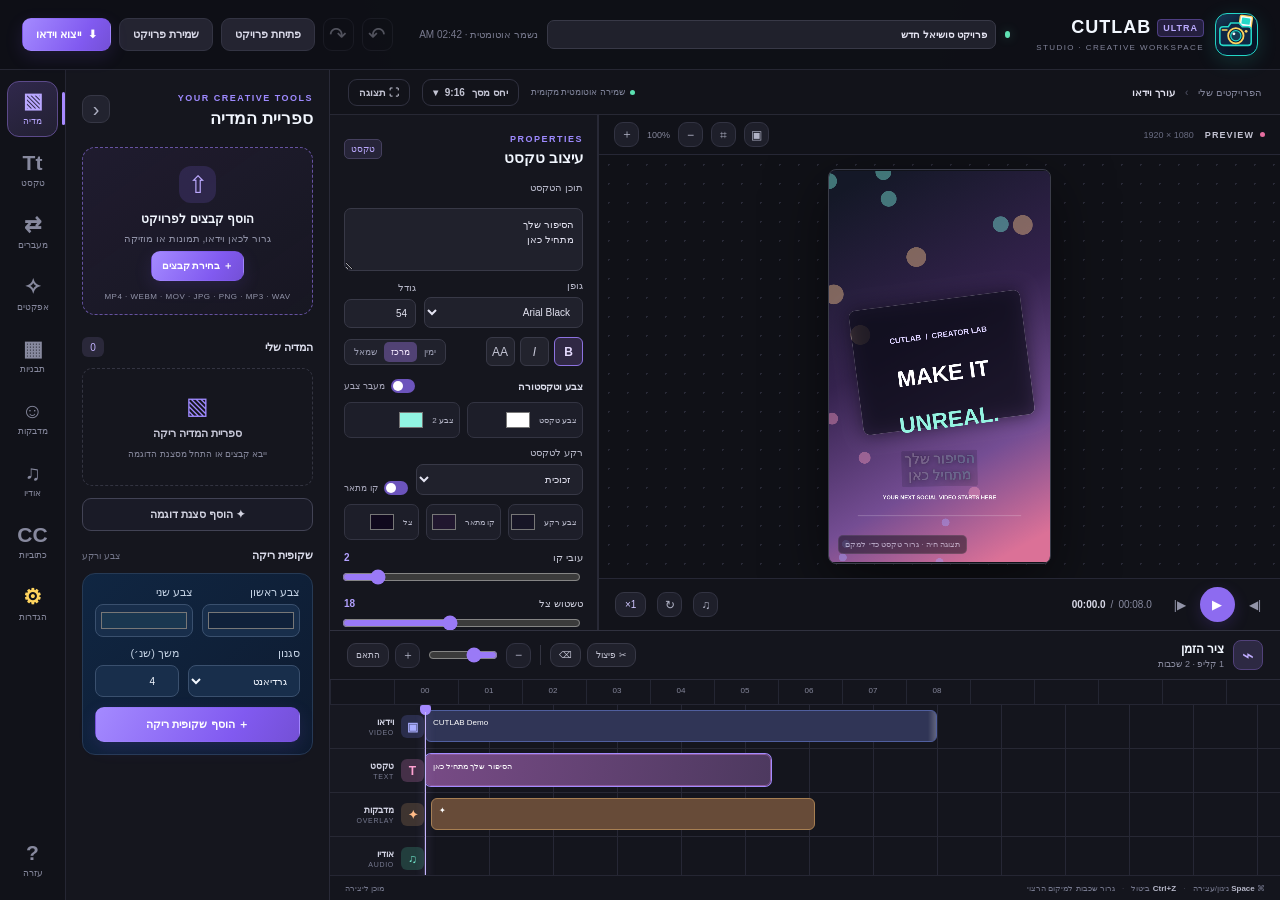
<file: index.html>
<!doctype html>
<html lang="he" dir="rtl">
<head>
<meta charset="utf-8">
<meta name="viewport" content="width=device-width,initial-scale=1,viewport-fit=cover">
<meta name="theme-color" content="#09172c">
<meta name="description" content="CUTLAB Studio Ultra — עורך וידאו מתקדם לסושיאל, עם טקסטים, מעברים, שכבות ואפקטים.">
<title>CUTLAB Studio Ultra</title>
<style>
:root{--bg:#09172c;--panel:#0d1d35;--panel2:#112440;--panel3:#182e4b;--line:#263a55;--line2:#3a506e;--text:#f2f7ff;--muted:#8ea4c0;--muted2:#c2d0e2;--purple:#24d8c8;--purple2:#0ca89e;--pink:#ffd45e;--cyan:#24d8c8;--green:#5fe1b3;--danger:#fa737d;--accent:#24d8c8;--accent-alt:#ffd45e;--radius:15px;--font:'Heebo','Rubik',Arial,sans-serif}*{box-sizing:border-box}html,body{margin:0;min-height:100%;background:var(--bg);color:var(--text);font-family:var(--font);font-size:13px}body{overflow:hidden}button,input,select,textarea{font:inherit}button{cursor:pointer}button:focus-visible,input:focus-visible,select:focus-visible,textarea:focus-visible{outline:2px solid var(--purple);outline-offset:2px}button:disabled{opacity:.4;cursor:not-allowed}.app-shell{height:100vh;min-height:620px;display:flex;flex-direction:column;background:radial-gradient(ellipse at 52% -15%,color-mix(in srgb,var(--purple) 11%,transparent) 0,transparent 37%),var(--bg)}.topbar{height:70px;flex:0 0 70px;display:flex;align-items:center;gap:26px;padding:0 22px;border-bottom:1px solid #262733;background:rgba(14,15,21,.94);z-index:5}.brand-wrap{display:flex;align-items:center;gap:11px;min-width:220px}.brand-icon{height:43px;width:43px;flex:0 0 43px;display:grid;place-items:center;background:linear-gradient(145deg,#173754,#08172c 72%);border:1px solid #24d8c8;border-radius:12px;box-shadow:0 5px 20px #24d8c829;position:relative;overflow:visible}.brand-icon svg{width:100%;height:100%;overflow:visible;filter:drop-shadow(0 2px 3px #0005)}.brand-icon span{display:none}.brand-copy{display:flex;flex-direction:column;line-height:1.14}.brand-copy strong{font-size:18px;letter-spacing:1px}.brand-copy em{font-size:9px;font-style:normal;padding:3px 5px;background:#8f6aff2d;border:1px solid #9c7aff59;border-radius:4px;color:#bcabff;vertical-align:middle;letter-spacing:1px}.brand-copy small{color:#82849a;font-size:8px;letter-spacing:1.4px;margin-top:5px}.project-meta{display:flex;align-items:center;gap:9px;flex:1;min-width:120px}.online-dot{width:7px;height:7px;border-radius:50%;background:var(--green);box-shadow:0 0 11px #5fe1b355}.project-meta input{border:0;background:transparent;color:#ebebf5;font-weight:600;font-size:13px;width:min(260px,36vw);padding:7px 4px}.project-meta input:focus{outline:1px solid #6c5b9c;border-radius:5px}.saved-state{color:#77798d;font-size:10px;white-space:nowrap}.top-actions{display:flex;align-items:center;gap:8px}.btn,.icon-btn,.subtle-icon,.tiny-control,.timeline-btn,.play-main,.play-sub,.speed-button{border:1px solid transparent;border-radius:9px;transition:background .15s,border-color .15s,transform .15s;white-space:nowrap}.btn{padding:9px 13px;font-weight:600;display:inline-flex;align-items:center;justify-content:center;gap:7px;font-size:11px}.btn:hover{transform:translateY(-1px)}.btn-primary{background:linear-gradient(120deg,#a48aff,#815af0 68%,#7450d6);color:white;box-shadow:0 6px 18px #875fee24}.btn-primary:hover{background:linear-gradient(120deg,#b4a0ff,#916eff)}.btn-soft{background:#242431;border-color:#333443;color:#dadae9}.btn-soft:hover,.btn-ghost:hover,.icon-btn:hover{background:#2b2c3c;border-color:#47485d}.btn-ghost{background:transparent;border-color:#303140;color:#c3c4d3}.btn-outline{border-color:#424355;background:#1a1b27;color:#d2d3e1}.btn-outline:hover{border-color:#8071bc;background:#232233}.btn-danger-soft{background:#f5687e13;border-color:#f5687e35;color:#ff939b}.btn-small{padding:7px 10px;font-size:10px}.wide{width:100%}.icon-btn{width:31px;height:33px;background:transparent;border-color:#2d2e3a;color:#b7b8c8;font-size:21px;line-height:1}.workspace{flex:1;min-height:0;display:grid;grid-template-columns:66px 264px minmax(430px,1fr);direction:ltr}.tool-rail{grid-column:1;grid-row:1;background:#111219;border-right:1px solid #252633;display:flex;flex-direction:column;align-items:center;padding:11px 7px;gap:6px;direction:rtl}.rail-tool{width:51px;height:56px;border:1px solid transparent;border-radius:12px;background:transparent;color:#87899e;display:flex;flex-direction:column;justify-content:center;align-items:center;gap:5px;position:relative}.rail-tool span{font-size:21px;line-height:20px;color:inherit;font-weight:800}.rail-tool small{font-size:9px;line-height:1.2}.rail-tool:hover{background:#20202b;color:#dedbed}.rail-tool.active{background:linear-gradient(150deg,#30284c,#222032);border-color:#5c4a8a;color:#b9a7ff}.rail-tool.active:before{content:'';position:absolute;right:-8px;top:10px;height:33px;width:3px;background:#a78aff;border-radius:4px}.rail-spacer{flex:1}.tool-panel{grid-column:2;grid-row:1;background:#15161e;border-right:1px solid #292a38;direction:rtl;overflow:auto;padding:19px 16px 24px;min-height:0;scrollbar-width:thin;scrollbar-color:#363747 transparent}.tool-panel.collapsed{display:none}.panel-heading{display:flex;align-items:center;justify-content:space-between;margin-bottom:18px}.panel-heading h2{font-size:17px;font-weight:800;margin:4px 0 0}.eyebrow{font-size:9px;letter-spacing:1.5px;color:#9e8aff;font-weight:800}.subtle-icon{width:28px;height:28px;display:grid;place-items:center;background:#22232f;border:1px solid #363745;color:#aeb0c2;font-size:20px}.tool-section{display:none}.tool-section.active{display:block}.dropzone{border:1px dashed #6552a0;background:linear-gradient(145deg,#30244866,#1d1b2c50);border-radius:13px;display:flex;align-items:center;flex-direction:column;padding:18px 12px 13px;text-align:center;gap:7px;margin-bottom:22px}.dropzone.dragover{border-color:#c0adff;background:#52407f55}.drop-icon{width:37px;height:37px;display:grid;place-items:center;border-radius:12px;color:#bdaaff;background:#8c6cff28;font-size:24px;margin-bottom:2px}.dropzone strong{font-size:12px}.dropzone span,.dropzone small{font-size:10px;color:#9395aa}.dropzone small{font-size:8px;letter-spacing:.5px;margin-top:4px}.section-line{display:flex;align-items:center;justify-content:space-between;margin:18px 0 11px}.section-line h3{font-size:11px;font-weight:800;margin:0;color:#dcdeed}.count-pill{font-size:10px;min-width:22px;height:20px;display:grid;place-items:center;border-radius:6px;background:#2a283a;color:#c2b1ff}.subdued{color:#76798d;font-size:9px}.media-grid{display:grid;grid-template-columns:1fr 1fr;gap:9px;margin-bottom:12px}.media-card{border:1px solid #30313e;border-radius:10px;overflow:hidden;background:#1b1c26;position:relative;min-width:0;cursor:pointer}.media-card:hover,.media-card.selected{border-color:#8e76db;box-shadow:0 0 0 1px #8e76db55}.media-thumb{height:88px;background:linear-gradient(135deg,#272a40,#17181f);display:grid;place-items:center;overflow:hidden;position:relative}.media-thumb img,.media-thumb video{width:100%;height:100%;object-fit:cover}.media-kind{position:absolute;top:6px;right:6px;padding:3px 5px;border-radius:4px;background:#08090dbb;color:white;font-size:8px}.media-card-body{padding:8px}.media-card-body b{display:block;font-size:10px;overflow:hidden;text-overflow:ellipsis;white-space:nowrap}.media-card-body small{color:#898b9f;font-size:9px;display:block;margin-top:3px}.media-add-track{border:0;border-top:1px solid #30313e;background:#232333;width:100%;padding:7px;color:#b7a3ff;font-size:10px;font-weight:700}.empty-state{grid-column:1/-1;text-align:center;padding:23px 10px;border:1px dashed #333441;border-radius:10px;color:#85879b;display:flex;align-items:center;flex-direction:column;gap:7px}.empty-state span{font-size:24px;color:#9f8aff}.empty-state strong{font-size:11px;color:#c8c9d9}.empty-state small{font-size:9px;line-height:1.7}.mini-tip{font-size:10px;color:#9395ab;line-height:1.7;border-radius:9px;padding:10px;margin-top:13px;background:#20202b;border-right:2px solid #8c70e6}.feature-card{border:1px solid #4f4180;background:linear-gradient(135deg,#302548,#22202e);padding:13px;border-radius:11px;display:flex;align-items:center;gap:11px;margin-bottom:14px}.feature-symbol{height:38px;width:38px;display:grid;place-items:center;background:#8965e744;border-radius:9px;font-size:22px;font-weight:900;color:#d4c8ff}.feature-card b,.feature-card small{display:block}.feature-card b{font-size:11px}.feature-card small{color:#a2a1b8;font-size:9px;margin-top:4px}.style-presets{display:grid;grid-template-columns:1fr 1fr;gap:8px}.style-preset{height:88px;padding:10px;border:1px solid #383949;border-radius:10px;text-align:center;display:flex;flex-direction:column;align-items:center;justify-content:center;gap:8px;background:#1d1e29;color:#eee}.style-preset b{font-size:18px}.style-preset small{font-size:9px;color:#9b9caf}.preset-pop b{color:#ffc66b;text-shadow:2px 3px 0 #e24c8c,-2px -2px #4dcaff;font-weight:900}.preset-clean b{font-size:15px;letter-spacing:-1px}.preset-neon b{font-size:13px;color:#a7fff2;text-shadow:0 0 8px #3affdd}.preset-marker b{font-size:15px;background:#d6fa76;color:#25291a;transform:rotate(-5deg)}.panel-description{font-size:10px;line-height:1.8;color:#a0a2b5;margin:0 0 16px}.transition-grid{display:grid;grid-template-columns:1fr 1fr;gap:8px}.transition-card{border:1px solid #333543;border-radius:10px;background:#1c1d28;padding:8px;display:flex;flex-direction:column;align-items:stretch;gap:5px;color:#ddd}.transition-card:hover,.transition-card.active{border-color:#9476f4;background:#28243a}.transition-demo{height:55px;border-radius:7px;background:linear-gradient(130deg,#392e53,#1c3440);display:grid;place-items:center;font-size:24px;color:#d2c5ff;overflow:hidden}.fade-demo{background:linear-gradient(90deg,#222d3c,#ad8aff)}.slide-demo{background:linear-gradient(90deg,#283a44 40%,#a880ff)}.zoom-demo{background:radial-gradient(circle,#be9bff,#362746 60%)}.wipe-demo{background:repeating-linear-gradient(90deg,#322948 0 6px,#8a6ded 6px 12px)}.flash-demo{background:radial-gradient(circle,#f8e9ff,#6e4ee5)}.spin-demo{background:linear-gradient(45deg,#6146ca,#2d293d)}.glitch-demo{color:#ff9ab6;text-shadow:3px 0 #44e4ee,-3px 0 #ff6aa9}.transition-card b{font-size:11px}.transition-card small{font-size:9px;color:#999bad}.control-card{border:1px solid #30313e;border-radius:10px;background:#1b1c26;padding:13px;margin-top:14px}.control-card label,.range-label{display:flex;justify-content:space-between;align-items:center;font-size:10px;color:#cacbd9;margin-bottom:11px}.control-card label:not(:first-child){margin-top:13px}.control-card label b,.range-label b{color:#b3a1ff;font-size:10px}.control-card small{display:block;line-height:1.7;color:#83869b;font-size:9px;margin-top:11px}.filter-grid{display:grid;grid-template-columns:repeat(3,1fr);gap:9px}.filter-card{border:1px solid transparent;background:transparent;border-radius:9px;padding:4px;color:#d1d2df;display:flex;flex-direction:column;gap:6px}.filter-card.active,.filter-card:hover{border-color:#8c76d9;background:#242335}.filter-card b{font-size:9px}.filter-swatch{height:58px;border-radius:7px;display:grid;place-items:center;font-size:18px;font-weight:900;color:#fff;text-shadow:0 2px 5px #0008}.filter-original{background:linear-gradient(135deg,#2c4250,#d8a8a4)}.filter-cinema{background:linear-gradient(130deg,#101c31,#cf865b);filter:saturate(.75)}.filter-vivid{background:linear-gradient(130deg,#aa46e9,#4ee0b9,#ffb34e)}.filter-mono{background:linear-gradient(130deg,#111,#d6d6d6)}.filter-retro{background:linear-gradient(130deg,#c18f62,#354f4a)}.filter-dream{background:linear-gradient(130deg,#ff94d4,#9c8bff,#9bfbef)}.template-list{display:flex;flex-direction:column;gap:10px}.template-card{display:grid;grid-template-columns:94px 1fr 15px;align-items:center;gap:10px;text-align:right;padding:8px;background:#1c1d27;border:1px solid #333441;border-radius:10px;color:#ddd}.template-card:hover{border-color:#8770ce}.template-card>div:nth-child(2) b,.template-card>div:nth-child(2) small{display:block}.template-card>div:nth-child(2) b{font-size:10px}.template-card>div:nth-child(2) small{font-size:9px;color:#9698ac;margin-top:5px}.template-card>span:last-child{color:#a995ff}.template-art{height:74px;border-radius:7px;display:flex;flex-direction:column;align-items:center;justify-content:center;gap:6px;text-align:center;overflow:hidden;position:relative}.template-art span{font-size:7px;letter-spacing:2px}.template-art b{font-size:15px;font-weight:900}.template-art i{font-style:normal;font-size:8px}.template-podcast .template-art{background:radial-gradient(circle at 40% 20%,#e6689d,#32234b 65%)}.template-cinema .template-art{background:linear-gradient(135deg,#121d26,#435a68)}.template-hype .template-art{background:linear-gradient(125deg,#f5b543,#ec5d85 52%,#6045bb)}.template-quote .template-art{background:linear-gradient(140deg,#435c74,#17202f)}.sticker-grid{display:grid;grid-template-columns:repeat(4,1fr);gap:8px}.sticker-grid button{background:#20212d;border:1px solid #343543;border-radius:10px;height:52px;font-size:24px}.sticker-grid button:hover{background:#2e2a43;border-color:#8c71de;transform:translateY(-2px)}.audio-hero{background:linear-gradient(130deg,#153b45,#22203c);border:1px solid #32636a;border-radius:12px;padding:16px;display:flex;flex-direction:column;gap:6px;margin-bottom:15px}.audio-hero span{font-size:28px;color:#6df3d9}.audio-hero b{font-size:12px}.audio-hero small{font-size:9px;color:#a3b3c0}.audio-list{display:flex;flex-direction:column;gap:7px}.audio-item{padding:9px;background:#20212c;border:1px solid #333543;border-radius:8px;display:flex;gap:8px;align-items:center}.audio-item .note{height:31px;width:31px;display:grid;place-items:center;background:#263e46;color:#75ead6;border-radius:8px;font-size:17px}.audio-item div{min-width:0;flex:1}.audio-item b{display:block;font-size:10px;overflow:hidden;text-overflow:ellipsis;white-space:nowrap}.audio-item small{display:block;font-size:9px;color:#898b9e;margin-top:3px}.audio-item button{background:#302434;border:0;color:#f49ba9;border-radius:6px;padding:5px 7px}.empty-inline{color:#7f8298;background:#1c1d27;border:1px dashed #323441;border-radius:8px;text-align:center;padding:15px;font-size:10px}.editor-area{grid-column:3;grid-row:1;min-width:0;min-height:0;display:flex;flex-direction:column;direction:rtl}.editor-toolbar{height:45px;flex:0 0 45px;border-bottom:1px solid #272834;display:flex;align-items:center;justify-content:space-between;padding:0 18px;background:#12131a}.crumbs{display:flex;align-items:center;gap:10px;color:#83859b;font-size:10px}.crumbs span:nth-child(2){color:#55566b}.crumbs b{color:#e1e1ef;font-weight:700}.toolbar-right{display:flex;align-items:center;gap:12px}.autosave{display:flex;align-items:center;gap:5px;font-size:9px;color:#7f8399}.autosave i{display:inline-block;width:5px;height:5px;border-radius:50%;background:#5be1b1}.stage-and-props{flex:1;min-height:300px;display:grid;grid-template-columns:minmax(250px,1fr) 268px;gap:0;min-width:0;overflow:hidden}.stage-column{display:flex;flex-direction:column;min-width:0;min-height:0;background:#0d0e14;border-left:1px solid #282936}.stage-header{height:40px;flex:0 0 40px;display:flex;align-items:center;justify-content:space-between;padding:0 15px;background:#111219;border-bottom:1px solid #262735}.stage-header>div:first-child{display:flex;align-items:center;gap:11px}.stage-live{font-size:9px;font-weight:800;letter-spacing:1.1px;color:#c3c3d2;display:flex;gap:6px;align-items:center}.stage-live i{width:5px;height:5px;border-radius:50%;background:#e56d9f}.resolution-label{color:#686b80;font-size:9px}.stage-options{display:flex;align-items:center;gap:8px;color:#85879b;font-size:9px}.tiny-control{height:25px;min-width:25px;padding:0 5px;background:#1e1f2a;border-color:#323342;color:#b0b2c5;font-size:12px;display:inline-grid;place-items:center}.tiny-control:hover{background:#2b293b;border-color:#7564ab}.stage-workspace{flex:1;min-height:0;position:relative;display:flex;align-items:center;justify-content:center;overflow:hidden;background-color:#101117;background-image:radial-gradient(#292a37 1px,transparent 1px);background-size:19px 19px;padding:14px}.stage-frame{height:min(100%,570px);max-height:100%;aspect-ratio:9/16;max-width:100%;background:#11131a;position:relative;box-shadow:0 18px 60px #0008;border:1px solid #3b3d4a;border-radius:8px;overflow:hidden;transition:aspect-ratio .2s}.stage-frame canvas{height:100%;width:100%;display:block;object-fit:contain}.stage-float-label{position:absolute;bottom:9px;left:9px;padding:4px 6px;background:#101018b8;border:1px solid #ffffff1d;border-radius:5px;font-size:8px;color:#c4c5d5;pointer-events:none;opacity:0;transition:opacity .2s}.stage-frame:hover .stage-float-label{opacity:.8}.safe-guides,.grid-guides{position:absolute;inset:8%;pointer-events:none}.safe-guides span{position:absolute;inset:0;border:1px dashed #fff6}.safe-guides span:last-child{inset:9%;border-color:#fff3}.grid-guides{background:linear-gradient(to right,transparent 33.1%,#ffffff32 33.3%,transparent 33.5%,transparent 66.4%,#ffffff32 66.6%,transparent 66.8%),linear-gradient(to bottom,transparent 33.1%,#ffffff32 33.3%,transparent 33.5%,transparent 66.4%,#ffffff32 66.6%,transparent 66.8%)}.text-handles{position:absolute;border:1px solid #d3b7ff;box-shadow:0 0 0 999px #0000;pointer-events:none;inset:35% 12% 35%}.handle-label{position:absolute;right:0;top:-21px;background:#8d6df0;color:white;font-size:8px;padding:3px 7px;border-radius:4px}.corner{width:6px;height:6px;background:#d3b7ff;border:1px solid #2c1d4d;position:absolute}.c1{top:-3px;right:-3px}.c2{top:-3px;left:-3px}.c3{bottom:-3px;right:-3px}.c4{bottom:-3px;left:-3px}.playback-controls{height:52px;flex:0 0 52px;display:flex;align-items:center;justify-content:space-between;border-top:1px solid #262735;background:#12131a;padding:0 16px}.playback-left,.playback-right{display:flex;align-items:center;gap:11px}.play-main{width:35px;height:35px;background:#8d6bf0;color:white;border-radius:50%;font-size:13px;box-shadow:0 5px 16px #7751e033}.play-main:hover{background:#a28aff}.play-sub{background:transparent;color:#9294a8;font-size:12px;padding:5px 2px}.play-sub:hover{color:#eee}.time-readout{display:flex;gap:5px;align-items:center;margin-right:8px;font-size:10px;color:#888ba0;direction:ltr}.time-readout b{color:#d8d8e6;font-weight:700}.speed-button{background:#20212d;border:1px solid #353644;color:#d0c7ff;font-size:10px;padding:6px 9px}.inspector{background:#15161e;padding:15px 14px;overflow:auto;min-height:0;border-right:1px solid #282936;scrollbar-width:thin;scrollbar-color:#363747 transparent}.inspector-title{display:flex;justify-content:space-between;align-items:center;margin-bottom:15px}.inspector-title h2{font-size:15px;margin:4px 0 0}.selected-chip{font-size:9px;background:#262438;border:1px solid #45405e;color:#bba9ff;border-radius:5px;padding:4px 6px}.inspector-empty{display:flex;flex-direction:column;align-items:stretch;gap:10px;text-align:center;padding:24px 2px}.inspector-empty-icon{width:55px;height:55px;display:grid;place-items:center;border-radius:17px;background:linear-gradient(135deg,#3b315b,#25213a);border:1px solid #5a4a8c;color:#c0afff;font-size:29px;margin:0 auto 7px}.inspector-empty b{font-size:12px}.inspector-empty p{font-size:10px;line-height:1.9;color:#999bad;margin:0 4px 8px}.properties-content{display:block}.property-group{display:flex;flex-direction:column;gap:9px}.field-label,.field label{display:block;font-size:10px;color:#b7b8c9;margin-bottom:6px}.field{min-width:0;flex:1}.field.grow{flex:1}.field.width-small{flex:0 0 72px}input[type=text],input[type=number],input:not([type]),textarea,select{width:100%;background:#20212c;border:1px solid #383947;border-radius:7px;padding:8px;color:#e4e4f2;min-width:0;font-size:10px}textarea{resize:vertical;line-height:1.5}input[type=number]{direction:ltr;text-align:right}select{cursor:pointer}.property-row{display:flex;gap:8px;align-items:flex-end}.style-toggle-row{display:flex;align-items:center;gap:5px}.style-toggle{width:29px;height:29px;border-radius:6px;border:1px solid #383947;background:#22232d;color:#c5c6d6;font-size:12px}.style-toggle.active{border-color:#8d72e1;background:#302844;color:#e6dbff}.segmented{margin-right:auto;border:1px solid #383947;background:#20212c;border-radius:7px;display:flex;padding:2px}.segmented button{background:transparent;color:#9b9db2;border:0;border-radius:5px;padding:5px 7px;font-size:9px}.segmented button.active{background:#514274;color:#f5eaff}.compact{margin:4px 0 0}.compact h3{font-size:10px}.switch-label{font-size:9px;color:#aaaabd;display:inline-flex;align-items:center;gap:6px;white-space:nowrap}.switch-label input{display:none}.switch-label span{width:24px;height:14px;border-radius:9px;background:#363747;position:relative;display:inline-block}.switch-label span:after{content:'';width:10px;height:10px;background:#b4b5c5;position:absolute;top:2px;right:2px;border-radius:50%;transition:all .15s}.switch-label input:checked+span{background:#6c54bc}.switch-label input:checked+span:after{right:12px;background:white}.color-row{display:flex;gap:7px}.color-row label{flex:1;display:flex;align-items:center;gap:7px;min-width:0;border:1px solid #333442;background:#1d1e29;padding:5px;border-radius:7px}.color-row label span{font-size:8px;color:#b6b7c8;white-space:nowrap}.color-row input[type=color]{height:24px;width:28px;flex-shrink:0;border:0;background:transparent;padding:0;border-radius:5px;cursor:pointer}.range-label{margin:3px 0 -4px}input[type=range]{width:100%;accent-color:#9a7af6;height:14px;cursor:pointer}.field input[type=range]{width:100%}.tiny-link{border:0;background:transparent;color:#b3a0ff;font-size:9px}.clip-property-art{height:75px;border-radius:9px;background:linear-gradient(135deg,#292946,#4f3167 50%,#20565b);display:flex;align-items:center;justify-content:center;border:1px solid #504070}.clip-property-art span{font-size:10px;letter-spacing:2px;font-weight:800;color:#fff}.clip-file-name{font-size:11px;font-weight:700;word-break:break-word}.button-pair{display:flex;gap:8px;margin-top:5px}.button-pair>*{flex:1}.wide-select{width:100%}.property-group select,.property-group input,.property-group textarea{direction:rtl}.property-group input[type=range]{direction:ltr}.hidden{display:none!important}.timeline-panel{height:270px;flex:0 0 270px;background:#14151d;border-top:1px solid #30313f;display:flex;flex-direction:column;min-height:0}.timeline-header{height:49px;flex:0 0 49px;display:flex;align-items:center;justify-content:space-between;padding:0 17px;border-bottom:1px solid #2a2b39}.timeline-title{display:flex;align-items:center;gap:9px}.timeline-icon{height:30px;width:30px;display:grid;place-items:center;background:#2d2943;border:1px solid #51417a;border-radius:8px;color:#c0adff;font-size:20px}.timeline-title h2{font-size:12px;margin:0}.timeline-title small{font-size:9px;color:#8b8da1;display:block;margin-top:3px}.timeline-actions{display:flex;gap:6px;align-items:center}.timeline-btn{background:#20212c;border-color:#373846;color:#c3c4d3;padding:6px 8px;font-size:9px}.timeline-btn:hover{border-color:#8670d0;background:#2a263a}.action-separator{height:20px;width:1px;background:#333441;margin:0 3px}.timeline-actions input[type=range]{width:70px}.timeline-ruler-scroll{height:25px;flex:0 0 25px;overflow:hidden;direction:ltr;border-bottom:1px solid #252633}.timeline-ruler{height:25px;position:relative;direction:ltr;background:repeating-linear-gradient(to right,#242633 0 1px,transparent 1px 64px);min-width:100%}.ruler-label{position:absolute;top:6px;transform:translateX(-50%);font-size:8px;color:#85879b;direction:ltr}.timeline-scroll{flex:1;min-height:0;overflow:auto;position:relative;scrollbar-width:thin;scrollbar-color:#3b3c4b #171821}.timeline-content{position:relative;min-width:100%;direction:ltr;padding-bottom:7px}.track-row{height:44px;display:flex;position:relative;border-bottom:1px solid #272834}.track-label{width:95px;flex:0 0 95px;display:flex;flex-direction:row;align-items:center;gap:7px;padding-left:11px;background:#171821;border-right:1px solid #30313f;direction:rtl;z-index:2}.track-label div b,.track-label div small{display:block}.track-label div b{font-size:9px;color:#d0d1e1}.track-label div small{font-size:7px;color:#777a90;margin-top:2px;letter-spacing:.7px}.track-badge{height:23px;width:23px;border-radius:6px;display:grid;place-items:center;font-size:12px;font-weight:800}.video-badge{background:#2a2d4b;color:#a9adff}.text-badge{background:#453048;color:#ffa2d2}.sticker-badge{background:#3e3430;color:#ffbb87}.audio-badge{background:#223e3d;color:#72e8ce}.track-content{height:100%;flex:1;position:relative;background:repeating-linear-gradient(to right,#262735 0 1px,transparent 1px 64px);min-width:0}.timeline-clip{position:absolute;top:5px;height:32px;border-radius:6px;border:1px solid #6353a3;background:#373050;cursor:pointer;overflow:hidden;min-width:24px;color:white}.timeline-clip:hover{filter:brightness(1.17)}.timeline-clip.selected{border-color:#d5caff;box-shadow:0 0 0 1px #a38bff}.timeline-clip.video{background:#303556;border-color:#505f9f}.timeline-clip.text{background:linear-gradient(100deg,#784b86,#4d395f);border-color:#8c5b9a}.timeline-clip.sticker{background:#674b38;border-color:#a77f52}.timeline-clip.audio{background:#214f4a;border-color:#387a70}.timeline-clip span{display:block;font-size:8px;white-space:nowrap;overflow:hidden;text-overflow:ellipsis;padding:7px 7px}.timeline-clip .waveform{position:absolute;inset:2px 0;opacity:.26;background:repeating-linear-gradient(90deg,transparent 0 3px,#9bf5df 3px 4px,transparent 4px 8px);pointer-events:none}.timeline-transition{position:absolute;top:7px;width:16px;height:28px;border-radius:5px;border:1px solid #b2a0ff;background:#b59dff33;display:grid;place-items:center;font-size:9px;color:#d5c7ff;z-index:1}.playhead{position:absolute;top:0;bottom:7px;left:95px;width:1px;z-index:8;pointer-events:none}.playhead-cap{position:absolute;top:0;left:-5px;width:11px;height:10px;background:#a58aff;border-radius:3px 3px 7px 7px}.playhead-line{position:absolute;top:7px;bottom:0;left:0;width:1px;background:#c6b5ff;box-shadow:0 0 8px #b29affaa}.timeline-footer{display:flex;align-items:center;justify-content:space-between;padding:0 15px;height:25px;flex:0 0 25px;color:#75788d;font-size:8px;border-top:1px solid #252633}.timeline-footer b{color:#b8b9ca;font-weight:700}.footer-sep{padding:0 5px;color:#4b4d60}.toast-region{position:fixed;left:18px;bottom:18px;z-index:50;display:flex;flex-direction:column;gap:8px;pointer-events:none}.toast{border:1px solid #49445f;background:#232231f2;box-shadow:0 10px 35px #0006;color:#efecff;border-radius:10px;padding:11px 14px;min-width:230px;max-width:350px;font-size:11px;animation:toastIn .25s ease-out}.toast.success{border-right:3px solid var(--green)}.toast.error{border-right:3px solid var(--danger)}@keyframes toastIn{from{opacity:0;transform:translateY(7px)}to{opacity:1;transform:translateY(0)}}.modal-backdrop{position:fixed;inset:0;background:#070810c9;backdrop-filter:blur(9px);z-index:40;display:grid;place-items:center;padding:20px}.modal-card{width:min(490px,95vw);background:#181923;border:1px solid #3d3e50;border-radius:18px;padding:22px;box-shadow:0 30px 90px #000a}.modal-head{display:flex;align-items:flex-start;justify-content:space-between;margin-bottom:20px}.modal-head h2{font-size:19px;margin:5px 0 0}.export-preview{border:1px solid #38394a;background:radial-gradient(ellipse at 50% 0,#4a3767,#20202e 70%);border-radius:13px;padding:25px;display:flex;flex-direction:column;align-items:center;gap:10px}.export-spinner{height:57px;width:57px;display:grid;place-items:center;border-radius:18px;background:#a589ff2a;border:1px solid #8c74ce;color:#c7b8ff;font-size:28px}.export-spinner.spinning{animation:spinner 1.2s linear infinite}@keyframes spinner{to{transform:rotate(360deg)}}.export-preview b{font-size:13px}.export-preview span{font-size:10px;color:#a5a6b9}.progress-track{height:7px;background:#30313f;border-radius:8px;overflow:hidden;margin:16px 0}.progress-track span{display:block;height:100%;width:0;background:linear-gradient(90deg,#7b5ae6,#e472c8,#62e3d4);border-radius:8px;transition:width .2s}.modal-actions{display:flex;justify-content:flex-end;gap:9px}.modal-note{display:block;color:#7f8298;line-height:1.7;font-size:9px;margin-top:15px}.help-card{width:min(460px,95vw)}.help-steps{display:flex;flex-direction:column;gap:14px;margin-bottom:20px}.help-steps>div{display:flex;align-items:flex-start;gap:13px}.help-steps>div>b{font-size:12px;color:#b39fff;background:#342c4e;border:1px solid #56477e;border-radius:7px;padding:5px 7px}.help-steps strong,.help-steps small{display:block}.help-steps strong{font-size:12px}.help-steps small{font-size:10px;color:#9698ad;line-height:1.7;margin-top:4px}.ratio-options{display:grid;grid-template-columns:repeat(4,1fr);gap:8px}.ratio-options button{border:1px solid #373846;border-radius:10px;padding:13px 5px;background:#20212b;color:#d7d8e7;display:flex;align-items:center;flex-direction:column;gap:7px}.ratio-options button.active,.ratio-options button:hover{border-color:#a38aff;background:#2c2740}.ratio-options b{font-size:12px}.ratio-options small{font-size:8px;color:#9b9eb0;text-align:center}.ratio-visual{height:55px;width:32px;border:2px solid #ad9aff;border-radius:3px;background:linear-gradient(135deg,#46375f,#2c5660)}.ratio-11{height:43px;width:43px}.ratio-169{height:32px;width:55px;margin:11px 0}.ratio-45{height:52px;width:42px}.ratio-modal{width:min(520px,95vw)}@media(max-width:1240px){.workspace{grid-template-columns:60px 235px minmax(380px,1fr)}.tool-panel{padding:15px 12px}.stage-and-props{grid-template-columns:minmax(220px,1fr) 246px}.topbar{padding:0 13px;gap:15px}.brand-wrap{min-width:180px}.saved-state{display:none}.top-actions .btn{padding:8px 9px}.timeline-panel{height:260px;flex-basis:260px}}@media(max-width:1010px){body{overflow:auto}.app-shell{height:auto;min-height:100vh}.topbar{position:sticky;top:0;height:auto;min-height:65px;flex-wrap:wrap;padding:10px;gap:10px}.brand-wrap{min-width:150px}.brand-copy small{display:none}.project-meta{order:3;flex-basis:100%;margin-top:0}.project-meta input{width:60vw}.top-actions{margin-right:auto}.top-actions .btn-soft{display:none}.workspace{grid-template-columns:56px minmax(0,1fr);grid-template-rows:auto;flex:1}.tool-rail{grid-column:1;grid-row:1}.tool-panel{grid-column:2;grid-row:1;max-height:430px;border-right:0;border-bottom:1px solid #292a38}.editor-area{grid-column:1/-1;grid-row:2;min-height:800px}.stage-and-props{grid-template-columns:minmax(250px,1fr) 245px;min-height:480px}.timeline-panel{height:255px;flex-basis:255px}.inspector{border-top:1px solid #272834}}@media(max-width:670px){.topbar{gap:6px}.brand-wrap{min-width:120px}.brand-icon{width:32px;height:32px}.brand-copy strong{font-size:14px}.top-actions{gap:4px}.top-actions .btn-primary{font-size:9px;padding:7px}.top-actions .icon-btn{width:26px;height:29px}.project-meta{margin:0}.editor-area{min-height:980px}.editor-toolbar{padding:0 8px}.toolbar-right{gap:5px}.autosave{display:none}.stage-and-props{display:flex;flex-direction:column;overflow:visible}.stage-column{min-height:470px}.stage-workspace{min-height:360px}.stage-frame{height:330px}.inspector{max-height:none;overflow:visible;border-top:1px solid #323342}.timeline-panel{height:280px;flex-basis:280px}.timeline-header{padding:0 8px}.timeline-actions{gap:3px}.timeline-actions .timeline-btn{padding:5px}.timeline-actions input[type=range]{width:46px}.timeline-footer{font-size:7px}.workspace{grid-template-columns:52px minmax(0,1fr)}.rail-tool{width:43px}.tool-panel{padding:12px}.ratio-options{grid-template-columns:repeat(2,1fr)}}

.clip-resize{position:absolute;top:0;bottom:0;right:0;width:8px;cursor:ew-resize;background:linear-gradient(90deg,transparent,#ffffff3b);z-index:2}.tiny-control.active{background:#332b49;border-color:#8a6be3;color:#d5c6ff}
.rail-tool[data-panel="settings"] span{color:var(--accent-alt)}
.blank-quick-card{border:1px solid var(--line);background:linear-gradient(135deg,#102642,#0e1b30);padding:12px;border-radius:13px;margin-top:10px}.blank-quick-card .property-row{display:flex;gap:9px;margin-bottom:10px}.blank-quick-card .field{display:flex;flex-direction:column;gap:5px;min-width:0}.blank-quick-card .field span{font-size:11px;color:var(--muted2)}
.blank-quick-card input[type=color],.control-card input[type=color]{width:100%;height:33px;padding:3px;border-radius:8px;background:var(--panel3);border:1px solid var(--line2)}.blank-quick-card select,.blank-quick-card input[type=number]{min-width:0;width:100%;height:32px;border:1px solid var(--line2);border-radius:8px;background:var(--panel3);color:var(--text);padding:0 8px}.blank-quick-card .width-small{width:84px;flex:0 0 84px}
.emoji-picker{display:flex;flex-direction:column;gap:9px}#emojiSearch{width:100%;height:36px;border-radius:9px;border:1px solid var(--line2);background:var(--panel2);color:var(--text);padding:0 11px}.emoji-category-tabs{display:flex;gap:5px;flex-wrap:wrap}.emoji-category-tabs button{border:1px solid var(--line);background:var(--panel2);color:var(--muted2);padding:6px 8px;border-radius:8px;font-size:10px}.emoji-category-tabs button.active{border-color:var(--accent);color:var(--text);background:color-mix(in srgb,var(--accent) 14%,var(--panel2))}
.emoji-grid{max-height:310px;overflow:auto;display:grid;grid-template-columns:repeat(6,minmax(0,1fr));gap:5px;padding:4px;border:1px solid var(--line);border-radius:10px;background:#091428}.emoji-grid button{border:1px solid transparent;background:transparent;border-radius:8px;min-width:0;min-height:34px;font-size:22px;display:grid;place-items:center;padding:2px}.emoji-grid button:hover{background:var(--panel3);border-color:var(--accent);transform:translateY(-1px)}.emoji-empty{grid-column:1/-1;padding:18px 8px;text-align:center;color:var(--muted);font-size:11px}
.settings-intro{display:flex;align-items:center;gap:12px;padding:14px;border:1px solid var(--line);border-radius:14px;background:linear-gradient(135deg,#12364a,#101d33);margin-bottom:15px}.settings-intro h3{font-size:14px;margin:0 0 5px}.settings-intro p{font-size:11px;line-height:1.5;color:var(--muted2);margin:0}.settings-emblem{height:42px;width:42px;flex:0 0 42px;display:grid;place-items:center;border-radius:12px;background:#24d8c81d;color:var(--accent);font-size:23px}
.theme-preset-grid{display:grid;grid-template-columns:repeat(2,minmax(0,1fr));gap:8px;margin:8px 0 15px}.theme-preset-grid button{min-width:0;display:flex;flex-direction:column;align-items:flex-start;gap:4px;padding:9px;border-radius:11px;border:1px solid var(--line);background:var(--panel2);color:var(--text);text-align:right}.theme-preset-grid button.active,.theme-preset-grid button:hover{border-color:var(--accent);box-shadow:0 0 0 1px color-mix(in srgb,var(--accent) 16%,transparent)}.theme-preset-grid b{font-size:11px}.theme-preset-grid small{font-size:9px;color:var(--muted)}
.preset-dots{width:100%;height:24px;border-radius:6px;display:block}.ocean-dots{background:linear-gradient(100deg,#09172c 0 34%,#24d8c8 34% 68%,#ffd45e 68%)}.sunset-dots{background:linear-gradient(100deg,#20172b 0 34%,#ff8b84 34% 68%,#ffd45e 68%)}.mint-dots{background:linear-gradient(100deg,#0c2224 0 34%,#8cf0c0 34% 68%,#e2f77b 68%)}.mono-dots{background:linear-gradient(100deg,#151b27 0 34%,#d4deeb 34% 68%,#8bb8ff 68%)}
#blankSlideControls{margin:12px 0}.audio-mute-switch{margin:10px 0 14px}
.transition-card .blur-demo{background:linear-gradient(135deg,#16294b,#24d8c8);filter:blur(.2px)}.transition-card .circle-demo{background:radial-gradient(circle,#ffd45e 0 22%,#24d8c8 23% 48%,#122845 49%)}.transition-card .shutter-demo{background:repeating-linear-gradient(90deg,#24d8c8 0 5px,#122845 5px 10px)}.transition-card .crosszoom-demo{background:radial-gradient(circle,#ffd45e,#24d8c8 35%,#152541)}.transition-card .flip-demo{background:linear-gradient(180deg,#ffd45e 0 50%,#24d8c8 50%)}
.filter-warm{background:linear-gradient(135deg,#8b4d30,#ffd45e)}.filter-cold{background:linear-gradient(135deg,#14274a,#69caee)}.filter-film{background:linear-gradient(135deg,#4b3e30,#b5a178)}.filter-noir{background:linear-gradient(135deg,#05070d,#89909b)}.filter-pastel{background:linear-gradient(135deg,#f0b9c7,#9bcae7)}.filter-cyber{background:linear-gradient(135deg,#ff49cb,#29f3d1)}.filter-faded{background:linear-gradient(135deg,#9d9f91,#d2d2b4)}.filter-amber{background:linear-gradient(135deg,#4a2b16,#e9a746)}
@media(max-width:1000px){.emoji-grid{grid-template-columns:repeat(5,minmax(0,1fr))}.theme-preset-grid{grid-template-columns:repeat(2,minmax(0,1fr))}}

.style-preset.preset-gold{background:linear-gradient(135deg,#102744,#174b5d 55%,#5b4a21);border-color:#b7ab52;color:#ffe38a}
.style-preset.preset-subtitle{background:linear-gradient(135deg,#09172c,#203a58);border-color:#3e5875;color:#f4f8ff}
.style-preset.preset-retro{background:linear-gradient(135deg,#36223a,#925b3f 60%,#d4a35e);border-color:#bb8c55;color:#ffe2a8}
.style-preset.preset-impact{background:linear-gradient(135deg,#08172c,#0f5361 60%,#806629);border-color:#24d8c8;color:#ffffff}

.export-options{display:grid;grid-template-columns:1fr 1fr;gap:12px;margin:16px 0;text-align:right}.export-options label{display:flex;flex-direction:column;gap:7px;color:var(--muted2);font-size:12px;font-weight:700}.export-options select{width:100%;min-width:0;padding:10px 11px;border:1px solid var(--line2);border-radius:10px;background:var(--panel2);color:var(--text);font:inherit;outline:none}.export-options select:focus{border-color:var(--accent)}@media(max-width:520px){.export-options{grid-template-columns:1fr}}
.export-options{display:grid;grid-template-columns:1fr 1fr;gap:12px;margin:16px 0;text-align:right}.export-options label{display:flex;flex-direction:column;gap:7px;color:var(--muted2);font-size:12px;font-weight:700}.export-options select{width:100%;min-width:0;padding:10px 11px;border:1px solid var(--line2);border-radius:10px;background:var(--panel2);color:var(--text);font:inherit;outline:none}.export-options select:focus{border-color:var(--accent)}@media(max-width:520px){.export-options{grid-template-columns:1fr}}

/* Mobile canvas-first layout: keep the creation preview visible before tool panels. */
@media (max-width: 1010px) {
  html, body { width: 100%; overflow-x: hidden; }
  body { overflow-y: auto; }
  .app-shell { height: auto; min-height: 100vh; min-height: 100dvh; overflow: visible; }
  .workspace {
    display: flex; flex-direction: column; align-items: stretch; gap: 10px;
    width: 100%; min-width: 0; min-height: 0; padding: 0 8px 18px; overflow: visible;
  }
  .editor-area {
    order: 0; grid-column: auto; grid-row: auto; width: 100%; min-width: 0;
    min-height: 0; overflow: visible;
  }
  .editor-toolbar { height: auto; min-height: 45px; flex-wrap: wrap; gap: 8px; padding: 8px; }
  .toolbar-right { flex-wrap: wrap; }
  .stage-and-props { display: flex; flex-direction: column; min-width: 0; min-height: 0; overflow: visible; }
  .stage-column { width: 100%; min-width: 0; min-height: 0; }
  .stage-workspace {
    flex: 0 0 auto; height: 56vh; height: 56dvh;
    min-height: 280px; max-height: 520px; padding: 8px;
  }
  .stage-frame { max-width: 100%; max-height: 100%; }
  .inspector { width: 100%; max-height: none; overflow: visible; }
  .timeline-panel { height: 250px; flex-basis: 250px; min-height: 250px; }
  .tool-rail {
    order: 1; grid-column: auto; grid-row: auto; display: flex; flex-direction: row;
    align-items: stretch; width: 100%; min-width: 0; overflow-x: auto; overflow-y: hidden;
    padding: 8px; gap: 6px; border: 1px solid #292a38; border-radius: 12px;
    scrollbar-width: thin;
  }
  .rail-spacer { display: none; }
  .rail-tool { flex: 0 0 56px; width: 56px; min-width: 56px; height: 50px; padding: 5px 2px; }
  .tool-panel {
    order: 2; grid-column: auto; grid-row: auto; width: 100%; min-width: 0;
    max-height: none; min-height: 0; border: 1px solid #292a38; border-radius: 14px;
    padding: 12px; overflow: visible;
  }
}
@media (max-width: 670px) {
  .workspace { gap: 8px; padding: 0 6px 14px; }
  .editor-area { min-height: 0; }
  .editor-toolbar { align-items: flex-start; }
  .crumbs, .toolbar-right { max-width: 100%; }
  .stage-header { flex-wrap: wrap; gap: 6px; padding: 8px; }
  .stage-options { flex-wrap: wrap; }
  .stage-workspace { height: 52vh; height: 52dvh; min-height: 250px; max-height: 440px; }
  .stage-column { min-height: 0; }
  .playback-controls { flex-wrap: wrap; gap: 8px; padding: 8px; }
  .timeline-panel { height: 245px; flex-basis: 245px; }
}

/* Mobile export dialog: keep every control, especially the download button, reachable. */
#exportModal{overflow-y:auto;overscroll-behavior:contain;align-items:center;padding: max(10px, env(safe-area-inset-top)) 12px max(12px, env(safe-area-inset-bottom));}
#exportModal .modal-card{width:min(490px,100%);max-height:calc(100dvh - 24px);overflow-y:auto;overscroll-behavior:contain;padding:clamp(14px,3.5vw,22px);margin:auto;scrollbar-width:thin;}
#exportModal .modal-head{margin-bottom:12px;}
#exportModal .export-preview{padding:clamp(12px,3vh,25px);gap:8px;}
#exportModal .export-spinner{width:46px;height:46px;flex:0 0 46px;}
#exportModal .export-options{display:grid;grid-template-columns:minmax(0,1fr) minmax(0,1fr);gap:10px;margin-top:12px;}
#exportModal .export-options label{min-width:0;display:flex;flex-direction:column;gap:7px;font-size:11px;}
#exportModal .export-options select{width:100%;min-width:0;max-width:100%;}
#exportModal .progress-track{margin:12px 0;}
#exportModal .modal-actions{display:flex;flex-wrap:wrap;gap:8px;position:sticky;bottom:-1px;padding:10px 0 2px;background:#181923;}
#exportModal .modal-actions .btn{min-height:42px;flex:1 1 120px;}
#exportModal .modal-note{line-height:1.6;margin-top:10px;}
@media(max-width:520px),(max-height:700px){
  #exportModal{place-items:start center;padding-top:max(8px,env(safe-area-inset-top));padding-bottom:max(8px,env(safe-area-inset-bottom));}
  #exportModal .modal-card{max-height:calc(100dvh - 16px);border-radius:14px;}
  #exportModal .modal-head h2{font-size:17px;}
  #exportModal .export-preview{padding:10px;gap:6px;}
  #exportModal .export-spinner{width:36px;height:36px;flex-basis:36px;font-size:21px;border-radius:11px;}
  #exportModal .export-options{gap:8px;margin-top:9px;}
  #exportModal .export-options label{font-size:10px;}
  #exportModal .modal-actions .btn{min-height:44px;}
}

.caption-progress{display:flex;flex-direction:column;gap:7px;margin:13px 0 15px}
.caption-progress .progress-track{height:7px;background:#242638;border-radius:20px;overflow:hidden}
.caption-progress .progress-track span{display:block;height:100%;width:0;background:linear-gradient(90deg,#24d8c8,#ffd45e);border-radius:20px;transition:width .2s}
.caption-progress small{font-size:10px;line-height:1.6;color:#aeb4c8}
.caption-results{display:flex;flex-direction:column;gap:7px;max-height:280px;overflow:auto}
.caption-result{display:flex;gap:8px;align-items:flex-start;padding:9px;border:1px solid #333748;background:#191d2b;border-radius:9px}
.caption-result time{font-size:9px;color:#7fe6da;direction:ltr;white-space:nowrap;padding-top:2px}
.caption-result span{font-size:11px;line-height:1.65;color:#f0f3fb;overflow-wrap:anywhere}
#panel-captions .button-pair{display:flex;gap:8px;margin-top:12px}
#panel-captions .button-pair>*{min-width:0;flex:1}
#panel-captions .field input[type=number],#panel-captions .field input[type=color]{min-height:36px}
@media(max-width:760px){#panel-captions .control-card{padding:10px}#panel-captions .panel-description{font-size:11px;line-height:1.65}.caption-results{max-height:220px}}
</style>
</head>
<body>
<div class="app-shell">
  <header class="topbar">
    <div class="brand-wrap"><div class="brand-icon" aria-hidden="true"><svg viewBox="0 0 64 64"><g transform="rotate(8 46 12)"><rect x="37" y="3" width="19" height="21" rx="2" fill="#f7fbff" stroke="#ffd45e" stroke-width="2"/><rect x="40" y="6" width="13" height="10" rx="1" fill="#24d8c8"/><rect x="40" y="18" width="13" height="3" rx="1" fill="#d8e3f0"/></g><path d="M11 20h8l4-6h13l5 6h9a5 5 0 0 1 5 5v19a5 5 0 0 1-5 5H11a5 5 0 0 1-5-5V25a5 5 0 0 1 5-5Z" fill="#102744" stroke="#24d8c8" stroke-width="2.4" stroke-linejoin="round"/><path d="M10 25h7" stroke="#ffd45e" stroke-width="2.5" stroke-linecap="round"/><circle cx="31" cy="34" r="12" fill="#08172c" stroke="#ffd45e" stroke-width="2.8"/><circle cx="31" cy="34" r="8" fill="#163c54" stroke="#24d8c8" stroke-width="2"/><circle cx="28" cy="31" r="2.2" fill="#f6fcff"/><circle cx="47" cy="27" r="2.2" fill="#ffd45e"/></svg><span>✦</span></div><div class="brand-copy"><strong>CUTLAB <em>ULTRA</em></strong><small>STUDIO · CREATIVE WORKSPACE</small></div></div>
    <div class="project-meta"><span class="online-dot"></span><input id="projectName" value="פרויקט סושיאל חדש" aria-label="שם הפרויקט"><span class="saved-state" id="saveState">כל השינויים מקומיים</span></div>
    <div class="top-actions">
      <button class="icon-btn" id="undoBtn" title="ביטול (Ctrl+Z)" aria-label="ביטול">↶</button>
      <button class="icon-btn" id="redoBtn" title="ביצוע מחדש (Ctrl+Y)" aria-label="ביצוע מחדש">↷</button>
      <button class="btn btn-soft" id="openProjectBtn">פתיחת פרויקט</button><button class="btn btn-soft" id="saveProjectBtn">שמירת פרויקט</button><button class="btn btn-primary" id="exportBtn"><span>⬇</span> ייצוא וידאו</button>
    </div>
  </header>
  <main class="workspace">
    <aside class="tool-rail" aria-label="כלי עריכה">
      <button class="rail-tool active" data-panel="media"><span>▧</span><small>מדיה</small></button>
      <button class="rail-tool" data-panel="text"><span>Tt</span><small>טקסט</small></button>
      <button class="rail-tool" data-panel="transitions"><span>⇄</span><small>מעברים</small></button>
      <button class="rail-tool" data-panel="effects"><span>✧</span><small>אפקטים</small></button>
      <button class="rail-tool" data-panel="templates"><span>▦</span><small>תבניות</small></button>
      <button class="rail-tool" data-panel="stickers"><span>☺</span><small>מדבקות</small></button>
      <button class="rail-tool" data-panel="audio"><span>♫</span><small>אודיו</small></button><button class="rail-tool" data-panel="captions"><span>CC</span><small>כתוביות</small></button><button class="rail-tool" data-panel="settings"><span>⚙</span><small>הגדרות</small></button>
      <div class="rail-spacer"></div><button class="rail-tool" id="helpBtn"><span>?</span><small>עזרה</small></button>
    </aside>
    <aside class="tool-panel" id="toolPanel">
      <div class="panel-heading"><div><span class="eyebrow">YOUR CREATIVE TOOLS</span><h2 id="panelTitle">ספריית המדיה</h2></div><button id="collapsePanel" class="subtle-icon" title="סגירת חלונית">‹</button></div>
      <section class="tool-section active" id="panel-media">
        <div class="dropzone" id="dropzone" tabindex="0"><div class="drop-icon">⇧</div><strong>הוסף קבצים לפרויקט</strong><span>גרור לכאן וידאו, תמונות או מוזיקה</span><button class="btn btn-primary btn-small" id="importBtn">＋ בחירת קבצים</button><small>MP4 · WEBM · MOV · JPG · PNG · MP3 · WAV</small></div>
        <div class="section-line"><h3>המדיה שלי</h3><span id="mediaCount" class="count-pill">0</span></div>
        <div class="media-grid" id="mediaGrid"><div class="empty-state"><span>▧</span><strong>ספריית המדיה ריקה</strong><small>ייבא את הקבצים שלך או התחל עם סצנת הדוגמה</small></div></div>
        <button class="btn btn-outline wide" id="addDemoBtn">✦ הוסף סצנת דוגמה</button><div class="section-line"><h3>שקופית ריקה</h3><span class="subdued">צבע ורקע</span></div><div class="blank-quick-card"><div class="property-row"><label class="field grow"><span>צבע ראשון</span><input id="blankNewColor1" type="color" value="#10213a"></label><label class="field grow"><span>צבע שני</span><input id="blankNewColor2" type="color" value="#1a3750"></label></div><div class="property-row"><label class="field grow"><span>סגנון</span><select id="blankNewStyle"><option value="gradient">גרדיאנט</option><option value="solid">צבע אחיד</option><option value="radial">אור מרכזי</option><option value="paper">מחברת עדינה</option></select></label><label class="field width-small"><span>משך (שנ׳)</span><input id="blankNewDuration" type="number" min=".5" max="60" step=".5" value="4"></label></div><button class="btn btn-primary wide" id="addBlankSlideBtn">＋ הוסף שקופית ריקה</button></div>
        <input id="fileInput" type="file" accept="video/*,image/*,audio/*" multiple hidden>
        <input id="projectInput" type="file" accept=".cutlab,.json,application/json" hidden>
      </section>
      <section class="tool-section" id="panel-text">
        <div class="feature-card feature-purple"><div class="feature-symbol">T</div><div><b>טיפוגרפיה בלי גבולות</b><small>כותרות, כתוביות והוקים</small></div></div>
        <button class="btn btn-primary wide" id="addTextBtn">＋ הוסף שכבת טקסט</button>
        <button class="btn btn-outline wide" id="addCaptionBtn">☷ הוסף כתובית מודגשת</button>
        <div class="section-line"><h3>סגנונות מוכנים</h3></div>
        <div class="style-presets">
          <button class="style-preset preset-pop" data-text-preset="pop"><b>WOW!</b><small>פופ צבעוני</small></button>
          <button class="style-preset preset-clean" data-text-preset="clean"><b>כותרת נקייה</b><small>מינימליסטי</small></button>
          <button class="style-preset preset-neon" data-text-preset="neon"><b>NEON LIGHTS</b><small>ניאון</small></button>
          <button class="style-preset preset-marker" data-text-preset="marker"><b>מילה. חזקה.</b><small>מרקר</small></button><button class="style-preset preset-gold" data-text-preset="gold"><b>זהב וטורקיז</b><small>גרדיאנט יוקרתי</small></button><button class="style-preset preset-subtitle" data-text-preset="subtitle"><b>כתוביות נקיות</b><small>קריא וברור</small></button><button class="style-preset preset-retro" data-text-preset="retro"><b>RETRO FILM</b><small>אווירת פילם</small></button><button class="style-preset preset-impact" data-text-preset="impact"><b>כותרת ענק</b><small>הוק בולט</small></button>
        </div>
        <div class="mini-tip">בחר שכבת טקסט בציר הזמן כדי לשלוט בצבע, קו מתאר, צל, גופן, תנועה ומיקום.</div>
      </section>
      <section class="tool-section" id="panel-transitions">
        <p class="panel-description">בחר קליפ בציר הזמן והחל עליו מעבר כניסה. אפשר לשנות גם את משך המעבר.</p>
        <div class="transition-grid">
          <button class="transition-card" data-transition="fade"><span class="transition-demo fade-demo">◐</span><b>Fade</b><small>הופעה הדרגתית</small></button>
          <button class="transition-card" data-transition="slide"><span class="transition-demo slide-demo">⇢</span><b>Slide</b><small>החלקה</small></button>
          <button class="transition-card" data-transition="zoom"><span class="transition-demo zoom-demo">⌕</span><b>Zoom</b><small>זום קולנועי</small></button>
          <button class="transition-card" data-transition="wipe"><span class="transition-demo wipe-demo">▥</span><b>Wipe</b><small>חשיפה מהצד</small></button>
          <button class="transition-card" data-transition="flash"><span class="transition-demo flash-demo">✦</span><b>Flash</b><small>הבזק לבן</small></button>
          <button class="transition-card" data-transition="spin"><span class="transition-demo spin-demo">⟳</span><b>Spin</b><small>סיבוב</small></button>
          <button class="transition-card" data-transition="glitch"><span class="transition-demo glitch-demo">⌁</span><b>Glitch</b><small>קפיצת RGB</small></button><button class="transition-card" data-transition="blur"><span class="transition-demo blur-demo">◌</span><b>Blur</b><small>טשטוש</small></button><button class="transition-card" data-transition="circle"><span class="transition-demo circle-demo">◉</span><b>Circle</b><small>פתיחה מעגלית</small></button><button class="transition-card" data-transition="shutter"><span class="transition-demo shutter-demo">▥</span><b>Shutter</b><small>תריס</small></button><button class="transition-card" data-transition="crossZoom"><span class="transition-demo crosszoom-demo">⊕</span><b>Cross Zoom</b><small>זום מתחלף</small></button><button class="transition-card" data-transition="flip"><span class="transition-demo flip-demo">↕</span><b>Flip</b><small>היפוך</small></button>
          <button class="transition-card" data-transition="none"><span class="transition-demo none-demo">—</span><b>ללא</b><small>חיתוך נקי</small></button>
        </div>
        <div class="control-card"><label for="transitionDuration">משך המעבר <b id="transitionDurationLabel">0.6 שנ׳</b></label><input id="transitionDuration" type="range" min="0.15" max="1.8" step="0.05" value="0.6"><small>טיפ: מעבר קצר מתאים לסושיאל מהיר; מעבר ארוך ירגיש קולנועי יותר.</small></div>
      </section>
      <section class="tool-section" id="panel-effects">
        <div class="section-line"><h3>פילטרים מהירים</h3><span class="subdued">בחר קליפ קודם</span></div>
        <div class="filter-grid">
          <button class="filter-card" data-filter="none"><span class="filter-swatch filter-original">Aa</span><b>מקורי</b></button>
          <button class="filter-card" data-filter="cinema"><span class="filter-swatch filter-cinema">Aa</span><b>קולנועי</b></button>
          <button class="filter-card" data-filter="vivid"><span class="filter-swatch filter-vivid">Aa</span><b>צבעוני</b></button>
          <button class="filter-card" data-filter="mono"><span class="filter-swatch filter-mono">Aa</span><b>שחור לבן</b></button>
          <button class="filter-card" data-filter="retro"><span class="filter-swatch filter-retro">Aa</span><b>רטרו</b></button>
          <button class="filter-card" data-filter="dream"><span class="filter-swatch filter-dream">Aa</span><b>חלומי</b></button><button class="filter-card" data-filter="warm"><span class="filter-swatch filter-warm">Aa</span><b>חם</b></button><button class="filter-card" data-filter="cold"><span class="filter-swatch filter-cold">Aa</span><b>קריר</b></button><button class="filter-card" data-filter="film"><span class="filter-swatch filter-film">Aa</span><b>פילם</b></button><button class="filter-card" data-filter="noir"><span class="filter-swatch filter-noir">Aa</span><b>נואר</b></button><button class="filter-card" data-filter="pastel"><span class="filter-swatch filter-pastel">Aa</span><b>פסטל</b></button><button class="filter-card" data-filter="cyber"><span class="filter-swatch filter-cyber">Aa</span><b>סייבר</b></button><button class="filter-card" data-filter="faded"><span class="filter-swatch filter-faded">Aa</span><b>דהוי</b></button><button class="filter-card" data-filter="amber"><span class="filter-swatch filter-amber">Aa</span><b>ענברי</b></button>
        </div>
        <div class="control-card"><label for="brightness">בהירות <b id="brightnessLabel">100%</b></label><input id="brightness" type="range" min="40" max="160" value="100"><label for="contrast">ניגודיות <b id="contrastLabel">100%</b></label><input id="contrast" type="range" min="50" max="180" value="100"><label for="saturation">רוויה <b id="saturationLabel">100%</b></label><input id="saturation" type="range" min="0" max="200" value="100"></div>
      </section>
      <section class="tool-section" id="panel-templates">
        <p class="panel-description">תבניות בסיס מהירות: הן מוסיפות שכבות שאפשר לערוך, לא קטעי וידאו מוכנים.</p>
        <div class="template-list">
          <button class="template-card template-podcast" data-template="podcast"><div class="template-art"><span>PODCAST</span><b>דברו אליי</b><i>● REC</i></div><div><b>Podcast Punch</b><small>כותרת בולטת וכתוביות</small></div><span>↗</span></button>
          <button class="template-card template-cinema" data-template="cinema"><div class="template-art"><span>YOUR STORY</span><b>הסיפור מתחיל</b><i>✦</i></div><div><b>Cinematic Story</b><small>פתיחה דרמטית ונקייה</small></div><span>↗</span></button>
          <button class="template-card template-hype" data-template="hype"><div class="template-art"><span>WAIT FOR IT</span><b>זה הולך להיות מטורף</b><i>⚡</i></div><div><b>Viral Hook</b><small>הוק צבעוני לאינסטנט</small></div><span>↗</span></button>
          <button class="template-card template-quote" data-template="quote"><div class="template-art"><span>MAKE IT COUNT</span><b>תן לזה לקרות.</b><i>✳</i></div><div><b>Quote Motion</b><small>ציטוט עם תנועה</small></div><span>↗</span></button>
        </div>
      </section>
      <section class="tool-section" id="panel-stickers">
        <p class="panel-description">הוסף סטיקר כשכבה נפרדת, מקם אותו וערוך משך.</p>
        <div class="emoji-picker"><input id="emojiSearch" type="search" placeholder="חפש לפי שם או בחר אימוג׳י…" aria-label="חיפוש אימוג׳י"><div class="emoji-category-tabs"><button data-emoji-category="חיוכים" class="active">😀 פנים</button><button data-emoji-category="ידיים">👍 ידיים</button><button data-emoji-category="אנשים">🧑 אנשים</button><button data-emoji-category="חיות">🐾 חיות</button><button data-emoji-category="טבע">🌿 טבע</button><button data-emoji-category="אוכל">🍕 אוכל</button><button data-emoji-category="פעילות">⚽ פעילות</button><button data-emoji-category="נסיעות">🚗 נסיעות</button><button data-emoji-category="חפצים">📷 חפצים</button><button data-emoji-category="סמלים">❤️ סמלים</button><button data-emoji-category="דגלים">🏁 דגלים</button></div><div class="sticker-grid emoji-grid" id="emojiGrid"></div></div><div class="mini-tip">בחר אימוג׳י; הוא יתווסף כשכבה נפרדת. אפשר לגרור אותו ישירות על הסרטון כדי למקם אותו.</div>
      </section>
      <section class="tool-section" id="panel-audio">
        <div class="audio-hero"><span>♫</span><b>סאונד נותן קצב</b><small>הוסף מוזיקה או אפקטים קוליים משלך.</small></div>
        <button class="btn btn-primary wide" id="importAudioBtn">＋ ייבוא קובץ אודיו</button>
        <div class="section-line"><h3>ערוצי אודיו</h3><span id="audioCount" class="count-pill">0</span></div>
        <div id="audioList" class="audio-list"><div class="empty-inline">עדיין לא נוסף אודיו</div></div>
        <button class="btn btn-outline wide" id="addAudioDemoBtn">הוסף רצועת דוגמה</button>
        <div class="section-line"><h3>מה שומעים בסרטון?</h3><span class="subdued">מיקס שמע</span></div>
        <label class="field-label" for="soundModeSelect">בחירת מקור השמע</label>
        <select id="soundModeSelect" class="wide-select">
          <option value="both" selected>שמע מקורי + מוזיקה מצורפת</option>
          <option value="original">רק השמע המקורי של הסרטון</option>
          <option value="music">רק המוזיקה / האודיו שצירפתי</option>
          <option value="silent">ללא שמע</option>
        </select>
        <small class="mini-tip">אפשר לשנות את הבחירה בכל רגע. עוצמת כל רצועה נשלטת בנפרד.</small>
      </section>
      <section class="tool-section" id="panel-captions">
        <div class="audio-hero"><span>CC</span><b>כתוביות אוטומטיות בעברית</b><small>תמלול מקומי של הדיבור בסרטון, ללא אינטרנט.</small></div>
        <div class="control-card">
          <div class="section-line compact"><h3>יצירת כתוביות</h3><span class="subdued">מנוע עברי מובנה</span></div>
          <p class="panel-description">סמן קליפ וידאו בציר הזמן, ואז הפעל תמלול. המנוע מזהה את הדיבור ושומר את התוצאות במקטעים מסונכרנים.</p>
          <button class="btn btn-primary wide" id="generateCaptionsBtn">✦ תמלל את הקליפ המסומן</button>
          <div class="caption-progress"><div class="progress-track"><span id="captionProgressBar"></span></div><small id="captionProgressText">מוכן לתמלול אופליין</small></div>
          <div class="field"><label for="captionPosition">מיקום הכתוביות</label><select id="captionPosition"><option value="82" selected>למטה</option><option value="72">אמצע-למטה</option><option value="60">מרכז</option></select></div>
          <div class="property-row">
            <label class="field grow"><span>גודל טקסט</span><input id="captionSize" type="number" min="24" max="90" step="2" value="40"></label>
            <label class="field grow"><span>צבע טקסט</span><input id="captionColor" type="color" value="#ffffff"></label>
          </div>
          <label class="field-label" for="captionBackground">רקע כתוביות</label>
          <select id="captionBackground" class="wide-select"><option value="solid" selected>רקע כהה</option><option value="pill">רקע מעוגל</option><option value="none">ללא רקע</option></select>
          <div class="button-pair">
            <button class="btn btn-outline" id="applyCaptionsBtn" disabled>הוסף לציר הזמן</button>
            <button class="btn btn-outline" id="exportCaptionsBtn" disabled>ייצא SRT</button>
          </div>
          <button class="btn btn-danger-soft wide" id="clearCaptionsBtn" disabled>נקה תוצאות תמלול</button>
        </div>
        <div class="section-line"><h3>תוצאות התמלול</h3><span class="count-pill" id="captionCount">0</span></div>
        <div id="captionResults" class="caption-results"><div class="empty-inline">עדיין לא נוצרו כתוביות</div></div>
      </section>
      <section class="tool-section" id="panel-settings"><div class="settings-intro"><span class="settings-emblem">⚙</span><div><h3>הסביבה שלך, הסגנון שלך</h3><p>התאם את מראה העורך ואת צבעי הקנבס. ההעדפות נשמרות בדפדפן.</p></div></div><div class="section-line"><h3>ערכות צבע מוכנות</h3></div><div class="theme-preset-grid"><button data-theme-preset="ocean" class="active"><span class="preset-dots ocean-dots"></span><b>Ocean Studio</b><small>טורקיז וצהוב</small></button><button data-theme-preset="sunset"><span class="preset-dots sunset-dots"></span><b>Sunset</b><small>קורל וזהב</small></button><button data-theme-preset="mint"><span class="preset-dots mint-dots"></span><b>Mint</b><small>מנטה וליים</small></button><button data-theme-preset="mono"><span class="preset-dots mono-dots"></span><b>Monochrome</b><small>נקי ומאופק</small></button></div><div class="control-card"><div class="section-line compact"><h3>צבעי ממשק</h3></div><div class="color-row"><label><span>רקע האפליקציה</span><input id="uiBackgroundColor" type="color" value="#09172c"></label><label><span>צבע מוביל</span><input id="uiAccentColor" type="color" value="#24d8c8"></label><label><span>צבע הדגשה</span><input id="uiAccentAltColor" type="color" value="#ffd45e"></label></div></div><div class="control-card"><div class="section-line compact"><h3>רקע הקנבס והסרטון</h3></div><div class="color-row"><label><span>צבע ראשון</span><input id="canvasBgColor" type="color" value="#10213a"></label><label><span>צבע שני</span><input id="canvasBgColor2" type="color" value="#1a3750"></label></div><label class="field-label" for="canvasBgStyle">סגנון רקע</label><select id="canvasBgStyle" class="wide-select"><option value="gradient">גרדיאנט</option><option value="solid">צבע אחיד</option><option value="radial">אור מרכזי</option><option value="grid">רשת טכנולוגית</option></select><div class="mini-tip">הגדרות הקנבס משפיעות על אזורים חשופים, על קליפים במצב ״הצגת הכל״ ועל שקופיות ריקות.</div></div></section>
    </aside>
    <section class="editor-area">
      <div class="editor-toolbar"><div class="crumbs"><span>הפרויקטים שלי</span><span>›</span><b id="currentWorkspaceName">עורך וידאו</b></div><div class="toolbar-right"><span class="autosave"><i></i> שמירה אוטומטית מקומית</span><button class="btn btn-ghost btn-small" id="ratioBtn">יחס מסך <b id="ratioLabel">9:16</b> ▾</button><button class="btn btn-ghost btn-small" id="fullscreenBtn">⛶ תצוגה</button></div></div>
      <div class="stage-and-props">
        <div class="stage-column">
          <div class="stage-header"><div><span class="stage-live"><i></i> PREVIEW</span><span id="previewResolution" class="resolution-label">1080 × 1920</span></div><div class="stage-options"><button class="tiny-control" id="safeAreaBtn" title="אזור בטוח">▣</button><button class="tiny-control" id="gridBtn" title="רשת">⌗</button><button class="tiny-control" id="zoomOutBtn" title="הקטנה">−</button><span id="zoomLabel">100%</span><button class="tiny-control" id="zoomInBtn" title="הגדלה">＋</button></div></div>
          <div class="stage-workspace" id="stageWorkspace"><div class="stage-frame" id="stageFrame"><canvas id="previewCanvas" width="720" height="1280" aria-label="תצוגה מקדימה של הסרטון"></canvas><div class="safe-guides hidden" id="safeGuides"><span></span><span></span></div><div class="grid-guides hidden" id="gridGuides"></div><div id="textHandles" class="text-handles hidden"><div class="handle-label">שכבת טקסט</div><i class="corner c1"></i><i class="corner c2"></i><i class="corner c3"></i><i class="corner c4"></i></div><div class="stage-float-label" id="stageHint">בחר מדיה או הוסף שכבה כדי להתחיל</div></div></div>
          <div class="playback-controls"><div class="playback-left"><button class="play-sub" id="goStartBtn" title="לתחילת הסרטון">|◀</button><button class="play-main" id="playBtn" title="נגן או עצור">▶</button><button class="play-sub" id="goEndBtn" title="לסוף הסרטון">▶|</button><span class="time-readout"><b id="currentTime">00:00.0</b><span>/</span><span id="totalTime">00:08.0</span></span></div><div class="playback-right"><button class="tiny-control" id="muteBtn" title="השתק">♫</button><button class="tiny-control" id="loopBtn" title="לולאה">↻</button><button class="speed-button" id="speedBtn">1×</button></div></div>
        </div>
        <aside class="inspector" id="inspector">
          <div class="inspector-title"><div><span class="eyebrow">PROPERTIES</span><h2 id="inspectorHeading">מאפייני שכבה</h2></div><span class="selected-chip" id="selectedType">בחירה</span></div>
          <div class="inspector-empty" id="inspectorEmpty"><div class="inspector-empty-icon">✦</div><b>היצירה שלך, הכללים שלך</b><p>בחר קליפ, טקסט או מדבקה בציר הזמן כדי לערוך כל פרט.</p><button class="btn btn-outline wide" id="inspectorAddTextBtn">＋ הוסף טקסט</button></div>
          <div id="propertiesContent" class="properties-content hidden">
            <div id="textProperties" class="property-group hidden">
              <label class="field-label" for="textContent">תוכן הטקסט</label><textarea id="textContent" rows="3" placeholder="כתוב משהו שתופס את העין..."></textarea>
              <div class="property-row"><div class="field grow"><label for="fontFamily">גופן</label><select id="fontFamily"><option value="Arial">Arial / Heebo</option><option value="Arial Black">Arial Black</option><option value="Georgia">Georgia</option><option value="Impact">Impact</option><option value="Trebuchet MS">Trebuchet MS</option><option value="Courier New">Courier New</option><option value="Tahoma">Tahoma</option></select></div><div class="field width-small"><label for="fontSize">גודל</label><input id="fontSize" type="number" min="12" max="180" value="64"></div></div>
              <div class="style-toggle-row"><button id="boldBtn" class="style-toggle active"><b>B</b></button><button id="italicBtn" class="style-toggle"><i>I</i></button><button id="upperBtn" class="style-toggle">AA</button><div class="segmented"><button data-align="right" class="active">ימין</button><button data-align="center">מרכז</button><button data-align="left">שמאל</button></div></div>
              <div class="section-line compact"><h3>צבע וטקסטורה</h3><label class="switch-label"><input id="gradientToggle" type="checkbox"><span></span> מעבר צבע</label></div>
              <div class="color-row"><label><span>צבע טקסט</span><input id="textColor" type="color" value="#ffffff"></label><label><span>צבע 2</span><input id="textColor2" type="color" value="#8b5cf6"></label></div>
              <div class="property-row"><div class="field grow"><label for="textBackground">רקע לטקסט</label><select id="textBackground"><option value="none">ללא רקע</option><option value="solid">מלא</option><option value="pill">גלולה</option><option value="glass">זכוכית</option></select></div><label class="switch-label"><input id="outlineToggle" type="checkbox" checked><span></span> קו מתאר</label></div>
              <div class="color-row"><label><span>צבע רקע</span><input id="backgroundColor" type="color" value="#14131f"></label><label><span>קו מתאר</span><input id="outlineColor" type="color" value="#14131f"></label><label><span>צל</span><input id="shadowColor" type="color" value="#000000"></label></div>
              <label class="range-label" for="outlineWidth">עובי קו <b id="outlineWidthLabel">3</b></label><input id="outlineWidth" type="range" min="0" max="16" value="3">
              <label class="range-label" for="shadowBlur">טשטוש צל <b id="shadowBlurLabel">18</b></label><input id="shadowBlur" type="range" min="0" max="40" value="18">
              <div class="section-line compact"><h3>תנועת הטקסט</h3></div>
              <div class="property-row"><div class="field grow"><label for="textIn">כניסה</label><select id="textIn"><option value="pop">Pop</option><option value="fade">Fade</option><option value="slideUp">Slide Up</option><option value="slideLeft">Slide In</option><option value="zoom">Zoom</option><option value="type">Typewriter</option><option value="none">ללא</option></select></div><div class="field grow"><label for="textOut">יציאה</label><select id="textOut"><option value="fade">Fade</option><option value="zoom">Zoom Out</option><option value="slideDown">Slide Down</option><option value="none">ללא</option></select></div></div>
              <div class="property-row"><div class="field grow"><label for="textStart">תחילת שכבה (שנ׳)</label><input id="textStart" type="number" min="0" max="300" step="0.1" value="0"></div><div class="field grow"><label for="textDuration">משך (שנ׳)</label><input id="textDuration" type="number" min="0.1" max="300" step="0.1" value="4"></div></div>
              <div class="section-line compact"><h3>מיקום ותנועה</h3><button id="centerTextBtn" class="tiny-link">מרכז מחדש</button></div>
              <div class="property-row"><div class="field grow"><label for="textX">מיקום אופקי</label><input id="textX" type="range" min="5" max="95" value="50"></div><div class="field grow"><label for="textY">מיקום אנכי</label><input id="textY" type="range" min="5" max="95" value="52"></div></div>
              <div class="property-row"><div class="field grow"><label for="textRotation">סיבוב <b id="textRotationLabel">0°</b></label><input id="textRotation" type="range" min="-30" max="30" value="0"></div><div class="field grow"><label for="textScale">גודל יחסי</label><input id="textScale" type="range" min="40" max="180" value="100"></div></div>
              <div class="mini-tip">אפשר לגרור את הטקסט ישירות על התצוגה כדי למקם אותו. השינויים מתעדכנים מיד.</div>
            </div>
            <div id="clipProperties" class="property-group hidden">
              <div class="clip-property-art" id="clipPropertyArt"><span>VIDEO CLIP</span></div><div class="clip-file-name" id="clipFileName">קליפ נבחר</div>
              <div class="property-row"><div class="field grow"><label for="clipStart">התחלה במקור</label><input id="clipStart" type="number" min="0" step="0.1" value="0"></div><div class="field grow"><label for="clipDuration">משך קליפ</label><input id="clipDuration" type="number" min="0.2" step="0.1" value="5"></div></div>
              <label class="range-label" for="clipSpeed">מהירות <b id="clipSpeedLabel">1.0×</b></label><input id="clipSpeed" type="range" min="0.25" max="3" step="0.05" value="1">
              <div class="property-row"><div class="field grow"><label for="clipFit">התאמת תמונה</label><select id="clipFit"><option value="cover">מילוי מסך</option><option value="contain">הצגת הכל</option></select></div><div class="field grow"><label for="clipVolume">עוצמת מקור</label><input id="clipVolume" type="range" min="0" max="100" value="100"></div></div><div id="blankSlideControls" class="control-card hidden"><div class="section-line compact"><h3>עיצוב השקופית</h3></div><div class="property-row"><label class="field grow"><span>צבע ראשון</span><input id="clipBlankColor1" type="color" value="#10213a"></label><label class="field grow"><span>צבע שני</span><input id="clipBlankColor2" type="color" value="#1a3750"></label></div><label class="field-label" for="clipBlankStyle">סגנון רקע</label><select id="clipBlankStyle" class="wide-select"><option value="gradient">גרדיאנט</option><option value="solid">צבע אחיד</option><option value="radial">אור מרכזי</option><option value="paper">מחברת עדינה</option></select></div>
              <div class="section-line compact"><h3>מעבר כניסה</h3></div><select id="clipTransition" class="wide-select"><option value="none">ללא</option><option value="fade">Fade</option><option value="slide">Slide</option><option value="zoom">Zoom</option><option value="wipe">Wipe</option><option value="flash">Flash</option><option value="spin">Spin</option><option value="glitch">Glitch</option><option value="blur">Blur</option><option value="circle">Circle</option><option value="shutter">Shutter</option><option value="crossZoom">Cross Zoom</option><option value="flip">Flip</option></select>
              <label class="range-label" for="clipBrightness">בהירות <b id="clipBrightnessLabel">100%</b></label><input id="clipBrightness" type="range" min="40" max="160" value="100">
              <div class="button-pair"><button class="btn btn-outline" id="duplicateClipBtn">⧉ שכפול קליפ</button><button class="btn btn-danger-soft" id="deleteLayerBtn">⌫ מחיקה</button></div>
            </div>
            <div id="stickerProperties" class="property-group hidden"><div class="field"><label for="stickerContent">מדבקה או סמל</label><input id="stickerContent" value="✨" maxlength="6"></div><div class="property-row"><div class="field grow"><label for="stickerSize">גודל</label><input id="stickerSize" type="range" min="24" max="240" value="100"></div><div class="field grow"><label for="stickerX">אופקי</label><input id="stickerX" type="range" min="5" max="95" value="50"></div></div><div class="field"><label for="stickerY">אנכי</label><input id="stickerY" type="range" min="5" max="95" value="50"></div><div class="property-row"><div class="field grow"><label for="stickerStart">התחלה</label><input id="stickerStart" type="number" min="0" step="0.1" value="0"></div><div class="field grow"><label for="stickerDuration">משך</label><input id="stickerDuration" type="number" min="0.1" step="0.1" value="3"></div></div><button class="btn btn-danger-soft wide" id="deleteStickerBtn">מחיקת מדבקה</button></div>
            <div id="audioProperties" class="property-group hidden"><div class="field"><label for="audioClipName">שם הרצועה</label><input id="audioClipName" disabled></div><div class="property-row"><div class="field grow"><label for="audioStart">התחלה</label><input id="audioStart" type="number" min="0" step="0.1" value="0"></div><div class="field grow"><label for="audioDuration">משך</label><input id="audioDuration" type="number" min="0.2" step="0.1" value="8"></div></div><label class="range-label" for="audioVolume">עוצמה <b id="audioVolumeLabel">70%</b></label><input id="audioVolume" type="range" min="0" max="100" value="70"><div class="section-line compact"><h3>עריכת אודיו מתקדמת</h3></div><div class="field"><label for="audioSourceStart">נקודת כניסה בקובץ (שנ׳)</label><input id="audioSourceStart" type="number" min="0" step=".1" value="0"></div><label class="range-label" for="audioSpeed">מהירות <b id="audioSpeedLabel">1.00×</b></label><input id="audioSpeed" type="range" min=".5" max="2" step=".05" value="1"><label class="range-label" for="audioFadeIn">Fade In <b id="audioFadeInLabel">0.4 שנ׳</b></label><input id="audioFadeIn" type="range" min="0" max="5" step=".1" value=".4"><label class="range-label" for="audioFadeOut">Fade Out <b id="audioFadeOutLabel">0.6 שנ׳</b></label><input id="audioFadeOut" type="range" min="0" max="5" step=".1" value=".6"><label class="range-label" for="audioPan">איזון סטריאו <b id="audioPanLabel">מרכז</b></label><input id="audioPan" type="range" min="-100" max="100" value="0"><label class="switch-label audio-mute-switch"><input id="audioMute" type="checkbox"><span></span> השתקת הרצועה</label><button class="btn btn-danger-soft wide" id="deleteAudioBtn">הסר רצועת אודיו</button></div>
          </div>
        </aside>
      </div>
      <section class="timeline-panel">
        <div class="timeline-header"><div class="timeline-title"><span class="timeline-icon">⌁</span><div><h2>ציר הזמן</h2><small><span id="timelineClipCount">1 קליפ</span> · <span id="timelineLayerCount">1 שכבה</span></small></div></div><div class="timeline-actions"><button class="timeline-btn" id="splitBtn" title="פיצול בנקודת הניגון">✂ פיצול</button><button class="timeline-btn" id="deleteTimelineBtn" title="מחיקת הבחירה">⌫</button><span class="action-separator"></span><button class="tiny-control" id="timelineZoomOut">−</button><input id="timelineZoom" type="range" min="36" max="130" value="64" aria-label="זום ציר הזמן"><button class="tiny-control" id="timelineZoomIn">＋</button><button class="timeline-btn" id="fitTimelineBtn">התאם</button></div></div>
        <div class="timeline-ruler-scroll" id="rulerScroll"><div class="timeline-ruler" id="timelineRuler"></div></div>
        <div class="timeline-scroll" id="timelineScroll"><div class="timeline-content" id="timelineContent">
          <div class="track-row"><div class="track-label"><span class="track-badge video-badge">▣</span><div><b>וידאו</b><small>VIDEO</small></div></div><div class="track-content" id="videoTrack"></div></div>
          <div class="track-row"><div class="track-label"><span class="track-badge text-badge">T</span><div><b>טקסט</b><small>TEXT</small></div></div><div class="track-content" id="textTrack"></div></div>
          <div class="track-row"><div class="track-label"><span class="track-badge sticker-badge">✦</span><div><b>מדבקות</b><small>OVERLAY</small></div></div><div class="track-content" id="stickerTrack"></div></div>
          <div class="track-row"><div class="track-label"><span class="track-badge audio-badge">♫</span><div><b>אודיו</b><small>AUDIO</small></div></div><div class="track-content" id="audioTrack"></div></div>
          <div class="playhead" id="playhead"><div class="playhead-cap"></div><div class="playhead-line"></div></div>
        </div></div>
        <div class="timeline-footer"><span>⌘ <b>Space</b> ניגון/עצירה <span class="footer-sep">·</span> <b>Ctrl+Z</b> ביטול <span class="footer-sep">·</span> גרור שכבות למיקום הרצוי</span><span id="timelineStatus">מוכן ליצירה</span></div>
      </section>
    </section>
  </main>
  <div class="toast-region" id="toastRegion" aria-live="polite"></div>
  <div class="modal-backdrop hidden" id="exportModal"><div class="modal-card"><div class="modal-head"><div><span class="eyebrow">FINAL RENDER</span><h2>מייצאים את הקסם שלך</h2></div><button class="subtle-icon" id="closeExportModal">×</button></div><div class="export-preview"><div class="export-spinner" id="exportSpinner">✦</div><b id="exportStatus">מכין את הסרטון...</b><span id="exportStatusDetail">הרינדור מתבצע בדפדפן שלך.</span></div><div class="export-options"><label>רזולוציית ייצוא<select id="exportResolution"><option value="1">720p · מהיר</option><option value="1.5" selected>1080p · מומלץ</option><option value="2">1440p · איכות גבוהה</option></select></label><label>קצב פריימים<select id="exportFps"><option value="24">24 FPS · קולנועי</option><option value="30" selected>30 FPS · רגיל</option><option value="60">60 FPS · חלק</option></select></label></div><div class="progress-track"><span id="exportProgress"></span></div><div class="modal-actions"><button class="btn btn-outline" id="cancelExportBtn">ביטול</button><button class="btn btn-primary hidden" id="downloadExportBtn">⬇ הורדת הסרטון</button></div><small class="modal-note">ייצוא הדפדפן שומר בפורמט WebM. משך הייצוא דומה למשך הסרטון כדי לשמור על תנועה ואודיו מסונכרנים.</small></div></div>
  <div class="modal-backdrop hidden" id="helpModal"><div class="modal-card help-card"><div class="modal-head"><div><span class="eyebrow">QUICK START</span><h2>מתחילים ליצור</h2></div><button class="subtle-icon" id="closeHelpModal">×</button></div><div class="help-steps"><div><b>01</b><span><strong>הכנס מדיה</strong><small>גרור וידאו, תמונות או מוזיקה לספרייה.</small></span></div><div><b>02</b><span><strong>ערוך שכבות</strong><small>הוסף טקסטים וסטיקרים, ואז לחץ עליהם בציר הזמן כדי לעצב.</small></span></div><div><b>03</b><span><strong>הוסף מעברים</strong><small>בחר קליפ ופתח את חלונית המעברים כדי להגדיר כניסה.</small></span></div><div><b>04</b><span><strong>ייצא ושמור</strong><small>ייצא סרטון WebM או שמור את הפרויקט כדי להמשיך מאוחר יותר.</small></span></div></div><button class="btn btn-primary wide" id="closeHelpOk">הבנתי, בוא ניצור</button></div></div>
  <div class="modal-backdrop hidden" id="ratioModal"><div class="modal-card ratio-modal"><div class="modal-head"><div><span class="eyebrow">CANVAS SETTINGS</span><h2>בחר יחס מסך</h2></div><button class="subtle-icon" id="closeRatioModal">×</button></div><div class="ratio-options"><button data-ratio="9:16" class="active"><span class="ratio-visual ratio-916"></span><b>9:16</b><small>Reels · TikTok · Shorts</small></button><button data-ratio="1:1"><span class="ratio-visual ratio-11"></span><b>1:1</b><small>Square feed</small></button><button data-ratio="16:9"><span class="ratio-visual ratio-169"></span><b>16:9</b><small>YouTube · Landscape</small></button><button data-ratio="4:5"><span class="ratio-visual ratio-45"></span><b>4:5</b><small>Instagram feed</small></button></div></div></div>
</div>

<script>
(() => {
  'use strict';
  const $ = (id) => document.getElementById(id);
  const uid = (prefix = 'id') => `${prefix}-${Math.random().toString(36).slice(2, 8)}-${Date.now().toString(36).slice(-4)}`;
  const clamp = (v, min, max) => Math.min(max, Math.max(min, v));
  const deep = (v) => JSON.parse(JSON.stringify(v));
  const fmt = (n) => { n = Math.max(0, Number(n) || 0); return `${String(Math.floor(n / 60)).padStart(2, '0')}:${String(Math.floor(n % 60)).padStart(2, '0')}.${Math.floor((n % 1) * 10)}`; };
  const secs = (n) => Math.max(0, Number(n) || 0);
  const state = {
    ratio: '9:16', width: 720, height: 1280, currentTime: 0, playing: false, zoom: 64,
    stageZoom: 100, showGrid: false, showSafe: false, muted: false, speed: 1, soundMode: 'both', activePanel: 'media',
    uiBg:'#09172c',uiAccent:'#24d8c8',uiAccentAlt:'#ffd45e',canvasBg:'#10213a',canvasBg2:'#1a3750',canvasStyle:'gradient',
    media: [], clips: [], texts: [], stickers: [], audios: [], selected: { type: '', id: '' },
    nextName: 1, history: [], historyIndex: -1, total: 8, exporting: false, exportCancel: false
  };
  const canvas = $('previewCanvas');
  const ctx = canvas.getContext('2d', { alpha: false });
  const previewFrame = $('stageFrame');
  const stageWorkspace = $('stageWorkspace');
  const exportCanvas = document.createElement('canvas');
  exportCanvas.id = 'cutlab-export-canvas';
  exportCanvas.setAttribute('aria-hidden', 'true');
  exportCanvas.style.cssText = 'position:fixed;left:0;bottom:0;width:2px;height:2px;opacity:0.01;pointer-events:none;z-index:-1';
  document.body.appendChild(exportCanvas);
  const exportCtx = exportCanvas.getContext('2d', { alpha: false });
  let raf = 0, lastTick = 0, stageDrag = null, resizeDrag = null, exportRecorder = null, exportChunks = [], exportUrl = '', exportStart = 0, lastMediaId = '', lastTimelineClick = 0;
  let audioContext = null, audioDestination = null, audioNodes = new Map(), exportPromise = null;
  let autosaveReady = false, autosaveTimer = null, autosaveBusy = false, autosaveDbPromise = null;

  const ratioDims = { '9:16': [720, 1280], '1:1': [720, 720], '16:9': [1280, 720], '4:5': [720, 900] };
  const TRANSITIONS=['none','fade','slide','zoom','wipe','flash','spin','glitch','blur','circle','shutter','crossZoom','flip'];const FILTERS={none:'none',cinema:'contrast(1.16) saturate(.78) sepia(.08)',vivid:'saturate(1.55) contrast(1.06)',mono:'grayscale(1) contrast(1.1)',retro:'sepia(.32) saturate(.85) contrast(.94)',dream:'saturate(1.28) brightness(1.08)',warm:'sepia(.18) saturate(1.18) contrast(1.04)',cold:'hue-rotate(16deg) saturate(.82) contrast(1.08)',film:'contrast(1.12) saturate(.72) sepia(.12)',noir:'grayscale(1) contrast(1.45) brightness(.9)',pastel:'saturate(.82) brightness(1.14) contrast(.88)',cyber:'hue-rotate(42deg) saturate(1.65) contrast(1.15)',faded:'saturate(.7) brightness(1.08) contrast(.82)',amber:'sepia(.42) saturate(1.2) contrast(1.05)'};
  const EMOJI_CATEGORIES={
    'חיוכים':"😀 😃 😄 😁 😆 😅 😂 🤣 🥲 😊 😇 🙂 🙃 😉 😌 😍 🥰 😘 😗 😙 😚 😋 😛 😜 🤪 😝 🤑 🤗 🤭 🫢 🫣 🤫 🤔 🫡 🤐 🤨 😐 😑 😶 🫥 😏 😒 🙄 😬 🤥 😔 😪 🤤 😴 😷 🤒 🤕 🤢 🤮 🤧 🥵 🥶 🥴 😵 😵‍💫 🤯 🤠 🥳 🥸 😎 🤓 🧐 😕 🫤 😟 🙁 ☹️ 😮 😯 😲 😳 🥺 🥹 😦 😧 😨 😰 😥 😢 😭 😱 😖 😣 😞 😓 😩 😫 🥱 😤 😡 😠 🤬 😈 👿 💀 ☠️ 💩 🤡 👹 👺 👻 👽 👾 🤖 🎃".split(/\s+/),
    'ידיים':"👋 🤚 🖐️ ✋ 🖖 🫱 🫲 🫳 🫴 👌 🤌 🤏 ✌️ 🤞 🫰 🤟 🤘 🤙 👈 👉 👆 🖕 👇 ☝️ 🫵 👍 👎 ✊ 👊 🤛 🤜 👏 🙌 🫶 👐 🤲 🤝 🙏 ✍️ 💅 🤳 💪 🦾 🦿 🦵 🦶 👂 🦻 👃 👀 👁️ 👅 👄 🫦".split(/\s+/),
    'אנשים':"👶 🧒 👦 👧 🧑 👨 🧔 👴 👵 👱 👨‍🦰 👨‍🦱 👨‍🦳 👨‍🦲 🧑‍🦰 🧑‍🦱 🧑‍🦳 🧑‍🦲 👮 🕵️ 💂 🥷 👷 🫅 🤴 👸 🎅 🤶 🧑‍🎄 👼 💆 💇 🚶 🧍 🧎 🧑‍🦽 🧑‍🦼 🏃 💃 🕺 🕴️ 👯 🧖 🧗 🏇 ⛷️ 🏂 🏌️ 🏄 🚣 🏊 ⛹️ 🏋️ 🚴 🚵 🤸 🤼 🤽 🤾 🤹 🧘 🛀 🛌 🧑‍🍳 🧑‍🎤 🧑‍🎨 🧑‍🔬 🧑‍🚀 🧑‍🚒 🧑‍✈️ 👨‍👩‍👧‍👦 👨‍👩‍👦 👨‍👩‍👧 🧑‍🤝‍🧑".split(/\s+/),
    'חיות':"🐵 🐒 🦍 🦧 🐶 🐕 🦮 🐕‍🦺 🐩 🐺 🦊 🦝 🐱 🐈 🐈‍⬛ 🦁 🐯 🐅 🐆 🐴 🫎 🫏 🐎 🦄 🦓 🦌 🦬 🐮 🐂 🐃 🐄 🐷 🐖 🐗 🐽 🐏 🐑 🐐 🐪 🐫 🦙 🦒 🐘 🦣 🦏 🦛 🐭 🐁 🐀 🐹 🐰 🐇 🐿️ 🦫 🦔 🦇 🐻 🐻‍❄️ 🐨 🐼 🦥 🦦 🦨 🦘 🦡 🐾 🦃 🐔 🐓 🐣 🐤 🐥 🐦 🐧 🕊️ 🦅 🦆 🦢 🦉 🦤 🪶 🦩 🦚 🦜 🪽 🐸 🐊 🐢 🦎 🐍 🐲 🐉 🦕 🦖 🐳 🐋 🐬 🦭 🐟 🐠 🐡 🦈 🐙 🪼 🐚 🪸 🦀 🦞 🦐 🦑 🦪 🪿 🪱 🐌 🦋 🐛 🐜 🐝 🪲 🐞 🦗 🪳 🕷️ 🕸️ 🦂 🦟 🪰".split(/\s+/),
    'טבע':"🌵 🎄 🌲 🌳 🌴 🪵 🌱 🌿 ☘️ 🍀 🎍 🪴 🎋 🍃 🍂 🍁 🪺 🍄 🪨 🌾 💐 🌷 🌹 🥀 🪷 🌺 🌸 🌼 🌻 🌞 🌝 🌛 🌜 🌚 🌕 🌖 🌗 🌘 🌑 🌒 🌓 🌔 🌙 🌎 🌍 🌏 🪐 💫 ⭐ 🌟 ✨ ⚡ ☄️ 💥 🔥 🌪️ 🌈 ☀️ 🌤️ ⛅ 🌥️ ☁️ 🌦️ 🌧️ ⛈️ 🌩️ 🌨️ ❄️ ☃️ ⛄ 🌬️ 💨 💧 💦 ☔ ☂️ 🌊 🌫️".split(/\s+/),
    'אוכל':"🍏 🍎 🍐 🍊 🍋 🍌 🍉 🍇 🍓 🫐 🍈 🍒 🍑 🥭 🍍 🥥 🥝 🍅 🫒 🥑 🍆 🥔 🥕 🌽 🌶️ 🫑 🥒 🥬 🥦 🧄 🧅 🍄 🥜 🫘 🌰 🍞 🥐 🥖 🫓 🥨 🥯 🥞 🧇 🧀 🍖 🍗 🥩 🥓 🍔 🍟 🍕 🌭 🥪 🌮 🌯 🫔 🥙 🧆 🥚 🍳 🥘 🍲 🫕 🥣 🥗 🍿 🧈 🧂 🥫 🍱 🍘 🍙 🍚 🍛 🍜 🍝 🍠 🍢 🍣 🍤 🍥 🥮 🍡 🥟 🥠 🥡 🍦 🍧 🍨 🍩 🍪 🎂 🍰 🧁 🥧 🍫 🍬 🍭 🍮 🍯 🍼 🥛 ☕ 🫖 🍵 🧃 🥤 🧋 🫙 🍶 🍺 🍻 🥂 🍷 🥃 🍸 🍹 🧉 🧊 🥄 🍴 🥢".split(/\s+/),
    'פעילות':"⚽ 🏀 🏈 ⚾ 🥎 🎾 🏐 🏉 🥏 🎱 🪀 🏓 🏸 🏒 🏑 🥍 🏏 🪃 🥅 ⛳ 🪁 🏹 🎣 🤿 🥊 🥋 🎽 🛹 🛼 🛷 ⛸️ 🥌 🎿 ⛷️ 🏂 🪂 🏋️ 🤺 🤼 🤸 ⛹️ 🤾 🏌️ 🏇 🧘 🏄 🏊 🤽 🚣 🧗 🚵 🚴 🏆 🥇 🥈 🥉 🏅 🎖️ 🏵️ 🎗️ 🎫 🎟️ 🎪 🎭 🩰 🎨 🎬 🎤 🎧 🎼 🎹 🥁 🪘 🪇 🎷 🎺 🎸 🪕 🎻 🪈 🎲 ♟️ 🎯 🎳 🎮 🕹️ 🧩 🪅 🪩 🛝".split(/\s+/),
    'נסיעות':"🚗 🚕 🚙 🚌 🚎 🏎️ 🚓 🚑 🚒 🚐 🛻 🚚 🚛 🚜 🦽 🦼 🛴 🚲 🛵 🏍️ 🛺 🚨 🚔 🚍 🚘 🚖 🚡 🚠 🚟 🚃 🚋 🚞 🚝 🚄 🚅 🚈 🚂 🚆 🚇 🚊 🚉 ✈️ 🛫 🛬 🛩️ 💺 🚁 🚀 🛸 🛰️ 🛶 ⛵ 🚤 🛥️ 🛳️ ⛴️ 🚢 ⚓ 🛟 ⛽ 🚧 🚦 🚥 🗺️ 🗿 🗽 🗼 🏰 🏯 🏟️ 🎡 🎢 🎠 ⛲ ⛱️ 🏖️ 🏝️ 🏜️ 🌋 ⛰️ 🏔️ 🗻 🏕️ ⛺ 🛖 🏠 🏡 🏘️ 🏚️ 🏗️ 🏭 🏢 🏬 🏣 🏤 🏥 🏦 🏨 🏪 🏫 🏛️ 🕌 🛕 🕍 ⛩️ 🕋".split(/\s+/),
    'חפצים':"⌚ 📱 📲 💻 🖥️ 🖨️ ⌨️ 🖱️ 🖲️ 💽 💾 💿 📀 🎥 🎞️ 📽️ 🎬 📺 📷 📸 📹 📼 🔍 🔎 🕯️ 💡 🔦 🏮 🪔 📔 📕 📖 📗 📘 📙 📚 📓 📒 📃 📜 📄 📰 🗞️ 📑 🔖 🏷️ 💰 🪙 💴 💵 💶 💷 💸 💳 🧾 💎 ⚖️ 🪜 🧰 🪛 🔧 🔨 ⚒️ 🛠️ ⛏️ 🪚 🔩 ⚙️ 🪤 🧲 🪫 🔋 🔌 🧯 🛢️ 🧪 🧫 🧬 🔬 🔭 📡 💉 🩹 🩺 🩻 🧻 🚽 🚿 🛁 🪠 🪥 🧼 🪒 🧴 🛎️ 🔑 🗝️ 🚪 🪑 🛏️ 🛋️ 🪞 🪟 🧸 🪆 🖼️ 🛍️ 🎁 🎈 🎏 🎀 🪄 🪅 🧿 🪬".split(/\s+/),
    'סמלים':"❤️ 🧡 💛 💚 💙 💜 🤎 🖤 🤍 🩷 🩵 🩶 💔 ❤️‍🔥 ❤️‍🩹 ❣️ 💕 💞 💓 💗 💖 💘 💝 💟 ☮️ ✡️ 🔯 🕎 ☯️ ☸️ 🛐 ⚛️ ⛎ ♈ ♉ ♊ ♋ ♌ ♍ ♎ ♏ ♐ ♑ ♒ ♓ 🆔 ☢️ ☣️ 📴 📳 🈶 🈚 🈸 🈺 🈷️ ✴️ 🆚 💮 🉐 ㊙️ ㊗️ 🈴 🈵 🈹 🈲 🅰️ 🅱️ 🆎 🆑 🅾️ 🆘 ❌ ⭕ 🚫 🔞 📵 🚭 🚯 🚱 🚳 🚷 🚸 ⛔ ✳️ ❇️ 💠 ♻️ ✅ ❎ 🌐 💯 💢 ♨️ 🏧 🚾 🚰 ♿ 🚹 🚺 🚻 🚼 🚮 🎦 📶 🈁 🔣 ℹ️ 🔤 🔡 🔠 🆕 🆓 🆙 🆒 🆗 🆖 🔰 🔱 ⚜️ 〽️ 🔆 🔅 ⚠️ 🔔 🔕 🎵 🎶 🔊 🔉 🔈 🔇".split(/\s+/),
    'דגלים':"🏁 🚩 🎌 🏴 🏳️ 🏳️‍🌈 🏳️‍⚧️ 🏴‍☠️ 🇮🇱 🇺🇸 🇬🇧 🇨🇦 🇦🇺 🇳🇿 🇫🇷 🇩🇪 🇮🇹 🇪🇸 🇵🇹 🇳🇱 🇧🇪 🇨🇭 🇦🇹 🇸🇪 🇳🇴 🇩🇰 🇫🇮 🇮🇸 🇮🇪 🇵🇱 🇺🇦 🇷🇺 🇬🇷 🇹🇷 🇮🇳 🇨🇳 🇯🇵 🇰🇷 🇹🇭 🇻🇳 🇸🇬 🇲🇾 🇮🇩 🇵🇭 🇵🇰 🇧🇩 🇿🇦 🇪🇬 🇲🇦 🇳🇬 🇰🇪 🇧🇷 🇲🇽 🇦🇷 🇨🇱 🇨🇴 🇵🇪 🇸🇦 🇦🇪 🇶🇦 🇯🇴 🇱🇧 🇸🇾 🇮🇷 🇮🇶 🇵🇸".split(/\s+/)
  };
  const EMOJI_SEARCH={'לב':['❤️','🧡','💛','💚','💙','💜','🩷','🩵','🤍','🖤','💔','💕','💖'],'heart':['❤️','🧡','💛','💚','💙','💜','🩷','🩵','🤍','🖤','💔','💕','💖'],'אש':['🔥','💥','⚡'],'fire':['🔥','💥'],'שמחה':['😀','😃','😄','😁','😂','🤣','🥳','😊'],'happy':['😀','😃','😄','😁','😂','🤣','🥳','😊'],'כוכב':['⭐','🌟','✨'],'star':['⭐','🌟','✨'],'מוזיקה':['🎵','🎶','🎧','🎤'],'music':['🎵','🎶','🎧','🎤'],'מצלמה':['📷','📸','🎥'],'camera':['📷','📸','🎥'],'כסף':['💰','💵','💸'],'money':['💰','💵','💸'],'חיה':['🐶','🐱','🐼','🦁'],'animal':['🐶','🐱','🐼','🦁']};
  const presetText = {
    pop: { color:'#ffe178', color2:'#ff64a9', gradient:true, outline:true, outlineColor:'#39213e', outlineWidth:5, shadowColor:'#140923', shadowBlur:20, font:'Arial Black', size:72, background:'none', bold:true, animIn:'pop' },
    clean: { color:'#ffffff', color2:'#a8f4e6', gradient:false, outline:false, outlineWidth:0, shadowColor:'#000000', shadowBlur:12, font:'Arial', size:53, background:'none', bold:true, animIn:'fade' },
    neon: { color:'#7bffe8', color2:'#ff66c4', gradient:true, outline:true, outlineColor:'#1a153b', outlineWidth:2, shadowColor:'#6b3fff', shadowBlur:32, font:'Arial Black', size:56, background:'none', bold:true, animIn:'zoom' },
    gold: { color:'#ffd45e', color2:'#24d8c8', gradient:true, outline:true, outlineColor:'#102744', outlineWidth:3, shadowColor:'#050b16', shadowBlur:14, font:'Arial Black', size:68, background:'none', bold:true, animIn:'pop' },
    subtitle: { color:'#ffffff', color2:'#d7edff', gradient:false, outline:true, outlineColor:'#071326', outlineWidth:2, shadowColor:'#000000', shadowBlur:10, font:'Arial', size:40, background:'solid', bgColor:'#09172c', bold:true, animIn:'slideUp' },
    retro: { color:'#ffe2a8', color2:'#f39a55', gradient:true, outline:true, outlineColor:'#29203a', outlineWidth:3, shadowColor:'#241327', shadowBlur:12, font:'Georgia', size:61, background:'none', bold:true, italic:true, animIn:'fade' },
    impact: { color:'#ffffff', color2:'#ffd45e', gradient:true, outline:true, outlineColor:'#08172c', outlineWidth:5, shadowColor:'#000000', shadowBlur:18, font:'Arial Black', size:76, background:'none', bold:true, animIn:'zoom' },
    marker: { color:'#f7ff92', color2:'#f7ff92', gradient:false, outline:false, outlineWidth:0, shadowColor:'#000000', shadowBlur:0, font:'Arial Black', size:56, background:'solid', bgColor:'#252922', bold:true, animIn:'slideUp' }
  };

  function applyUiSettings(persist=true){const r=document.documentElement;r.style.setProperty('--bg',state.uiBg||'#09172c');r.style.setProperty('--purple',state.uiAccent||'#24d8c8');r.style.setProperty('--purple2',state.uiAccent||'#24d8c8');r.style.setProperty('--cyan',state.uiAccent||'#24d8c8');r.style.setProperty('--accent',state.uiAccent||'#24d8c8');r.style.setProperty('--pink',state.uiAccentAlt||'#ffd45e');r.style.setProperty('--accent-alt',state.uiAccentAlt||'#ffd45e');if(persist){try{localStorage.setItem('cutlab-personalization',JSON.stringify({uiBg:state.uiBg,uiAccent:state.uiAccent,uiAccentAlt:state.uiAccentAlt,canvasBg:state.canvasBg,canvasBg2:state.canvasBg2,canvasStyle:state.canvasStyle}));}catch{}}}
  function loadUiSettings(){try{const v=JSON.parse(localStorage.getItem('cutlab-personalization')||'{}');for(const k of ['uiBg','uiAccent','uiAccentAlt','canvasBg','canvasBg2','canvasStyle'])if(v[k])state[k]=v[k];}catch{}}
  function syncSettingsControls(){const m={uiBackgroundColor:state.uiBg,uiAccentColor:state.uiAccent,uiAccentAltColor:state.uiAccentAlt,canvasBgColor:state.canvasBg,canvasBgColor2:state.canvasBg2,canvasBgStyle:state.canvasStyle};Object.entries(m).forEach(([id,v])=>{const e=$(id);if(e&&v)e.value=v;});}
  function applyThemePreset(name){const p={ocean:{uiBg:'#09172c',uiAccent:'#24d8c8',uiAccentAlt:'#ffd45e'},sunset:{uiBg:'#20172b',uiAccent:'#ff8b84',uiAccentAlt:'#ffd45e'},mint:{uiBg:'#0c2224',uiAccent:'#8cf0c0',uiAccentAlt:'#e2f77b'},mono:{uiBg:'#151b27',uiAccent:'#d4deeb',uiAccentAlt:'#8bb8ff'}}[name];if(!p)return;Object.assign(state,p);applyUiSettings();syncSettingsControls();document.querySelectorAll('[data-theme-preset]').forEach(b=>b.classList.toggle('active',b.dataset.themePreset===name));notify('ערכת הצבעים עודכנה');}
  function notify(message, type = 'success', duration = 2800) {
    const toast = document.createElement('div'); toast.className = `toast ${type}`; toast.textContent = message; $('toastRegion').appendChild(toast);
    setTimeout(() => toast.remove(), duration);
  }
  function setStatus(message) { $('timelineStatus').textContent = message; }
  function snapshot() {
    return {
      ratio: state.ratio, currentTime: state.currentTime, zoom: state.zoom, stageZoom: state.stageZoom,
      uiBg:state.uiBg,uiAccent:state.uiAccent,uiAccentAlt:state.uiAccentAlt,canvasBg:state.canvasBg,canvasBg2:state.canvasBg2,canvasStyle:state.canvasStyle,soundMode:state.soundMode,
      clips: deep(state.clips), texts: deep(state.texts), stickers: deep(state.stickers), audios: state.audios.map(a => ({...a})),
      selected: {...state.selected}, projectName: $('projectName').value
    };
  }
  function restoreSnapshot(s) {
    state.ratio = s.ratio || '9:16'; state.currentTime = s.currentTime || 0; state.zoom = s.zoom || 64;
    state.stageZoom=s.stageZoom||100;state.uiBg=s.uiBg||state.uiBg||'#09172c';state.uiAccent=s.uiAccent||state.uiAccent||'#24d8c8';state.uiAccentAlt=s.uiAccentAlt||state.uiAccentAlt||'#ffd45e';state.canvasBg=s.canvasBg||state.canvasBg||'#10213a';state.canvasBg2=s.canvasBg2||state.canvasBg2||'#1a3750';state.canvasStyle=s.canvasStyle||state.canvasStyle||'gradient';state.soundMode=s.soundMode||'both';if($('soundModeSelect'))$('soundModeSelect').value=state.soundMode;state.clips=deep(s.clips||[]);state.texts=deep(s.texts||[]);state.stickers=deep(s.stickers||[]);state.audios=(s.audios||[]).map(a=>({...a}));
    state.selected=s.selected?{...s.selected}:{type:'',id:''};$('projectName').value=s.projectName||'פרויקט סושיאל חדש';applyUiSettings(false);syncSettingsControls();recompute();applyRatio();renderAll();selectLayer(state.selected.type,state.selected.id,false);
  }
  function recordHistory() {
    const s = snapshot();
    if (state.historyIndex >= 0 && JSON.stringify(state.history[state.historyIndex]) === JSON.stringify(s)) return;
    state.history = state.history.slice(0, state.historyIndex + 1); state.history.push(s);
    if (state.history.length > 60) state.history.shift();
    state.historyIndex = state.history.length - 1; updateUndoButtons(); scheduleAutosave();
  }
  function openAutosaveDb() {
    if (autosaveDbPromise) return autosaveDbPromise;
    autosaveDbPromise = new Promise(resolve => {
      if (!('indexedDB' in window)) { resolve(null); return; }
      let request; try { request = indexedDB.open('cutlab-studio-ultra', 1); } catch (_) { resolve(null); return; }
      request.onupgradeneeded = () => { if (!request.result.objectStoreNames.contains('projects')) request.result.createObjectStore('projects'); };
      request.onsuccess = () => resolve(request.result); request.onerror = () => resolve(null); request.onblocked = () => resolve(null);
    }); return autosaveDbPromise;
  }
  function scheduleAutosave() {
    if (!autosaveReady || state.exporting) return; clearTimeout(autosaveTimer);
    const status = $('saveState'); if (status) status.textContent = 'שינויים ממתינים לשמירה…';
    autosaveTimer = setTimeout(saveAutosave, 850);
  }
  async function saveAutosave() {
    if (!autosaveReady || autosaveBusy || state.exporting) return; autosaveBusy = true;
    try {
      const db = await openAutosaveDb(); if (!db) throw new Error('IndexedDB unavailable');
      const payload = { snapshot:snapshot(), media:state.media.filter(m=>m.file).map(m=>({id:m.id,name:m.name,type:m.type,size:m.size,duration:m.duration,kind:m.kind,file:m.file})), savedAt:new Date().toISOString() };
      await new Promise((resolve,reject)=>{ const tx=db.transaction('projects','readwrite'); tx.objectStore('projects').put(payload,'latest'); tx.oncomplete=resolve; tx.onerror=()=>reject(tx.error||new Error('Autosave failed')); tx.onabort=()=>reject(tx.error||new Error('Autosave aborted')); });
      const status = $('saveState'); if(status) status.textContent = 'נשמר אוטומטית · ' + new Date().toLocaleTimeString([],{hour:'2-digit',minute:'2-digit'});
    } catch(error) { console.warn('CUTLAB autosave:',error); const status=$('saveState'); if(status) status.textContent='השמירה האוטומטית לא זמינה — שמור פרויקט ידנית'; }
    finally { autosaveBusy=false; }
  }
  function createRestoredMedia(raw) {
    const file=raw.file; if(!file) return null; const url=URL.createObjectURL(file);
    const obj={id:raw.id,name:raw.name,file,url,kind:raw.kind,type:raw.type||file.type,size:raw.size||file.size,duration:raw.duration||5,element:null};
    if(obj.kind==='image'){const image=new Image();image.onload=()=>draw();image.src=url;obj.element=image;}
    else if(obj.kind==='video'){const video=document.createElement('video');video.src=url;video.preload='auto';video.playsInline=true;video.muted=true;video.volume=0;video.addEventListener('loadedmetadata',()=>{obj.duration=Number.isFinite(video.duration)?Math.max(.25,video.duration):obj.duration;draw();});obj.element=video;}
    else {const audio=new Audio(url);audio.preload='auto';audio.volume=.7;obj.element=audio;} return obj;
  }
  async function restoreAutosave() {
    try {
      const db=await openAutosaveDb(); if(!db) return false;
      const payload=await new Promise((resolve,reject)=>{const tx=db.transaction('projects','readonly');const request=tx.objectStore('projects').get('latest');request.onsuccess=()=>resolve(request.result||null);request.onerror=()=>reject(request.error);});
      if(!payload||!payload.snapshot) return false; stopPlayback(); state.media.forEach(m=>{try{URL.revokeObjectURL(m.url);}catch(_){}});
      state.media=(payload.media||[]).map(createRestoredMedia).filter(Boolean); audioNodes.clear(); restoreSnapshot(payload.snapshot); renderAll();
      const status=$('saveState'); if(status) status.textContent='הפרויקט האחרון שוחזר'; notify('שוחזר הפרויקט האחרון כולל המדיה','success'); return true;
    } catch(error) { console.warn('CUTLAB restore:',error); return false; }
  }
  function updateUndoButtons() { $('undoBtn').disabled = state.historyIndex <= 0; $('redoBtn').disabled = state.historyIndex >= state.history.length - 1; }
  function undo() { if (state.historyIndex <= 0) return; stopPlayback(); state.historyIndex--; restoreSnapshot(state.history[state.historyIndex]); updateUndoButtons(); notify('השינוי בוטל'); }
  function redo() { if (state.historyIndex >= state.history.length - 1) return; stopPlayback(); state.historyIndex++; restoreSnapshot(state.history[state.historyIndex]); updateUndoButtons(); notify('השינוי הוחזר'); }
  function mediaById(id) { return state.media.find(m => m.id === id); }
  function clipById(id) { return state.clips.find(c => c.id === id); }
  function textById(id) { return state.texts.find(t => t.id === id); }
  function stickerById(id) { return state.stickers.find(t => t.id === id); }
  function audioById(id) { return state.audios.find(t => t.id === id); }
  function selectedLayer() {
    const {type,id} = state.selected;
    return type === 'clip' ? clipById(id) : type === 'text' ? textById(id) : type === 'sticker' ? stickerById(id) : type === 'audio' ? audioById(id) : null;
  }
  function recompute() {
    let t = 0;
    state.clips.forEach((c, i) => { c.start = t; c.duration = Math.max(.2, Number(c.duration) || 1); c.transition = TRANSITIONS.includes(c.transition) ? c.transition : 'none'; c.transitionDuration = clamp(Number(c.transitionDuration) || .6, .1, 2); t += c.duration; });
    state.total = Math.max(.1, t);
    state.texts.forEach(x => { x.start = clamp(Number(x.start)||0, 0, Math.max(0, state.total-.1)); x.duration = clamp(Number(x.duration)||1, .1, Math.max(.1,state.total-x.start)); });
    state.stickers.forEach(x => { x.start = clamp(Number(x.start)||0, 0, Math.max(0,state.total-.1)); x.duration = clamp(Number(x.duration)||1,.1,Math.max(.1,state.total-x.start)); });
    state.audios.forEach(x => { x.start = Math.max(0,Number(x.start)||0); x.duration = Math.max(.1,Number(x.duration)||state.total); });
    state.currentTime = clamp(state.currentTime,0,state.total);
  }
  function activeClipAt(t) {
    if (!state.clips.length) return null;
    for (let i=0; i<state.clips.length; i++) { const c=state.clips[i]; if (t >= c.start && (t < c.start+c.duration || i===state.clips.length-1 && t<=c.start+c.duration)) return c; }
    return t < state.clips[0].start ? state.clips[0] : state.clips[state.clips.length-1];
  }
  function clipIndex(id) { return state.clips.findIndex(c=>c.id===id); }
  function applyRatio() {
    const d = ratioDims[state.ratio] || ratioDims['9:16']; state.width=d[0];state.height=d[1];
    previewFrame.style.aspectRatio = `${d[0]}/${d[1]}`; $('ratioLabel').textContent=state.ratio;
    $('previewResolution').textContent = `${d[0]*1.5} × ${d[1]*1.5}`;
    $('ratioBtn').querySelector('b').textContent=state.ratio;
    canvas.width = d[0]; canvas.height = d[1]; fitStage(); draw();
  }
  function fitStage() {
    const availableW = Math.max(120, stageWorkspace.clientWidth-30), availableH = Math.max(150,stageWorkspace.clientHeight-28);
    const ratio = state.width/state.height; let h = Math.min(availableH, availableW/ratio) * state.stageZoom/100;
    let w = h*ratio; if(w>availableW){w=availableW;h=w/ratio;}
    previewFrame.style.width = `${Math.max(70,w)}px`; previewFrame.style.height = `${Math.max(100,h)}px`;
    $('zoomLabel').textContent=`${state.stageZoom}%`;
  }

  function drawDemo(ctx, t, W, H, clip) {
    const hue = clip?.demoHue ?? 0;
    const g = ctx.createLinearGradient(W*.06,H*.05,W*.94,H*.94);
    if(hue===1){g.addColorStop(0,'#152a4b');g.addColorStop(.48,'#6a4b8c');g.addColorStop(1,'#f27e89');}
    else if(hue===2){g.addColorStop(0,'#153934');g.addColorStop(.5,'#226d73');g.addColorStop(1,'#a1d6bb');}
    else {g.addColorStop(0,'#141827');g.addColorStop(.42,'#34224d');g.addColorStop(.75,'#744d93');g.addColorStop(1,'#db7197');}
    ctx.fillStyle=g;ctx.fillRect(0,0,W,H);
    ctx.save(); ctx.globalAlpha=.42;
    for(let i=0;i<16;i++){const x=(Math.sin(i*12.3+t*.17)*.5+.5)*W;const y=(Math.cos(i*7.8+t*.12)*.5+.5)*H;const r=(.018+(i%4)*.009)*W;ctx.beginPath();ctx.arc(x,y,r,0,Math.PI*2);ctx.fillStyle=['#a5a5ff','#f59abd','#7ef6e4','#ffcb8f'][i%4];ctx.fill();}
    ctx.restore();
    ctx.save();ctx.translate(W*.51,H*.49);ctx.rotate(-.13+Math.sin(t*.3)*.035);
    const cardW=W*.78,cardH=H*.32;ctx.shadowColor='#09080f';ctx.shadowBlur=W*.08;ctx.fillStyle='rgba(15,14,28,.58)';roundRect(ctx,-cardW/2,-cardH/2,cardW,cardH,W*.03);ctx.fill();ctx.shadowBlur=0;ctx.strokeStyle='rgba(255,255,255,.23)';ctx.lineWidth=Math.max(1,W*.002);roundRect(ctx,-cardW/2,-cardH/2,cardW,cardH,W*.03);ctx.stroke();
    ctx.textAlign='center';ctx.direction='ltr';ctx.fillStyle='#ddd2ff';ctx.font=`800 ${W*.035}px Arial`;ctx.fillText('CUTLAB  /  CREATOR LAB',0,-cardH*.2);ctx.fillStyle='#ffffff';ctx.font=`900 ${W*.102}px Arial Black, Arial`;ctx.fillText('MAKE IT',0,cardH*.15);ctx.fillStyle='#94f4e1';ctx.fillText('UNREAL.',0,cardH*.52);ctx.restore();
    ctx.save();ctx.fillStyle='rgba(255,255,255,.9)';ctx.font=`700 ${W*.025}px Arial`;ctx.textAlign='center';ctx.direction='ltr';ctx.fillText('YOUR NEXT SOCIAL VIDEO STARTS HERE',W/2,H*.84);ctx.fillStyle='rgba(255,255,255,.18)';ctx.fillRect(W*.13,H*.88,W*.74,H*.003);ctx.restore();
  }
  function roundRect(ctx,x,y,w,h,r){r=Math.min(r,w/2,h/2);ctx.beginPath();ctx.moveTo(x+r,y);ctx.arcTo(x+w,y,x+w,y+h,r);ctx.arcTo(x+w,y+h,x,y+h,r);ctx.arcTo(x,y+h,x,y,r);ctx.arcTo(x,y,x+w,y,r);ctx.closePath();}
  function drawCanvasBackdrop(ctx,W,H){const style=state.canvasStyle||'gradient';if(style==='solid'){ctx.fillStyle=state.canvasBg||'#10213a';ctx.fillRect(0,0,W,H);return;}const g=style==='radial'?ctx.createRadialGradient(W*.5,H*.35,0,W*.5,H*.5,Math.max(W,H)*.8):ctx.createLinearGradient(0,0,W,H);g.addColorStop(0,state.canvasBg||'#10213a');g.addColorStop(1,state.canvasBg2||'#1a3750');ctx.fillStyle=g;ctx.fillRect(0,0,W,H);if(style==='grid'){ctx.save();ctx.globalAlpha=.12;ctx.strokeStyle=state.uiAccent||'#24d8c8';for(let x=0;x<W;x+=W/12){ctx.beginPath();ctx.moveTo(x,0);ctx.lineTo(x,H);ctx.stroke();}for(let y=0;y<H;y+=H/12){ctx.beginPath();ctx.moveTo(0,y);ctx.lineTo(W,y);ctx.stroke();}ctx.restore();}}
  function drawBlankSlide(ctx,clip,W,H){const a=clip.blankColor1||'#10213a',b=clip.blankColor2||'#1a3750',style=clip.blankStyle||'gradient';ctx.save();if(style==='solid'){ctx.fillStyle=a;ctx.fillRect(0,0,W,H);}else if(style==='radial'){const g=ctx.createRadialGradient(W*.5,H*.4,0,W*.5,H*.5,Math.max(W,H)*.82);g.addColorStop(0,a);g.addColorStop(1,b);ctx.fillStyle=g;ctx.fillRect(0,0,W,H);}else{const g=ctx.createLinearGradient(0,0,W,H);g.addColorStop(0,a);g.addColorStop(1,b);ctx.fillStyle=g;ctx.fillRect(0,0,W,H);}if(style==='paper'){ctx.globalAlpha=.12;ctx.strokeStyle=b;for(let y=H*.12;y<H;y+=H/16){ctx.beginPath();ctx.moveTo(W*.08,y);ctx.lineTo(W*.92,y);ctx.stroke();}}ctx.restore();}
  function drawSource(ctx, clip, localTime, W,H, extraTransform=null) {
    const media=mediaById(clip.mediaId);ctx.save();if(clip.kind==='blank'){drawBlankSlide(ctx,clip,W,H);ctx.restore();return;}
    const filterName=clip.filter||'none';
    let f=FILTERS[filterName]||'none'; f += ` brightness(${(Number(clip.brightness)||100)/100})`;
    if(clip.contrast) f += ` contrast(${clip.contrast/100})`; if(clip.saturation) f += ` saturate(${clip.saturation/100})`;if(extraTransform?.canvasFilter)f+=` blur(${Math.max(0,Number(extraTransform.canvasFilter)||0)}px)`;
    ctx.filter=f;
    if(clip.kind==='demo'||!media){if(extraTransform){ctx.translate(W/2+(extraTransform.x||0),H/2+(extraTransform.y||0));ctx.rotate(extraTransform.rotation||0);ctx.scale(extraTransform.scale||1,extraTransform.scaleY||extraTransform.scale||1);ctx.globalAlpha=extraTransform.alpha??1;ctx.translate(-W/2,-H/2);}drawDemo(ctx,localTime,W,H,clip);ctx.restore();return;}
    const source = media.kind==='video' ? media.element : media.kind==='image' ? media.element : null;
    if(source && (media.kind==='image' ? source.complete : source.readyState>=2)) {
      const sw=source.videoWidth||source.naturalWidth||W, sh=source.videoHeight||source.naturalHeight||H;
      const scale=clip.fit==='contain'?Math.min(W/sw,H/sh):Math.max(W/sw,H/sh); const dw=sw*scale, dh=sh*scale;
      ctx.fillStyle=clip.fit==='contain'?(state.canvasBg||'#10213a'):'#000';ctx.fillRect(0,0,W,H);
      if(extraTransform){ctx.translate(W/2,H/2);ctx.translate(extraTransform.x||0,extraTransform.y||0);ctx.rotate(extraTransform.rotation||0);ctx.scale(extraTransform.scale||1,extraTransform.scaleY||extraTransform.scale||1);ctx.globalAlpha=extraTransform.alpha??1;ctx.translate(-W/2,-H/2);}
      ctx.drawImage(source,(W-dw)/2,(H-dh)/2,dw,dh);
    } else {
      ctx.filter='none';const g=ctx.createLinearGradient(0,0,W,H);g.addColorStop(0,'#272b4d');g.addColorStop(1,'#61385f');ctx.fillStyle=g;ctx.fillRect(0,0,W,H);ctx.fillStyle='#ffffff';ctx.font=`bold ${W*.045}px Arial`;ctx.textAlign='center';ctx.fillText('טוען מדיה…',W/2,H/2);
    }
    ctx.restore();
  }
  function drawTransition(ctx, clip, t, W,H) {
    const i=clipIndex(clip.id), local=t-clip.start, d=Math.min(clip.transitionDuration||.6, clip.duration*.8);
    if(i<=0 || clip.transition==='none' || local<0 || local>d) { drawSource(ctx,clip,Math.max(0,local*(clip.speed||1)+(clip.sourceStart||0)),W,H); return; }
    const p=clamp(local/d,0,1), prev=state.clips[i-1];
    if(clip.transition==='fade') {
      drawSource(ctx,prev,Math.max(0,prev.duration-(d-local)),W,H);ctx.save();ctx.globalAlpha=p;drawSource(ctx,clip,Math.max(0,local*(clip.speed||1)+(clip.sourceStart||0)),W,H);ctx.restore();
    } else if(clip.transition==='slide') {
      drawSource(ctx,prev,Math.max(0,prev.duration-d+local),W,H);
      drawSource(ctx,clip,Math.max(0,local*(clip.speed||1)+(clip.sourceStart||0)),W,H,{x:(1-p)*W*(state.ratio==='16:9'?.72:1),alpha:1});
    } else if(clip.transition==='zoom') {
      drawSource(ctx,clip,Math.max(0,local*(clip.speed||1)+(clip.sourceStart||0)),W,H,{scale:1.25-.25*p,alpha:p});
    } else if(clip.transition==='wipe') {
      drawSource(ctx,prev,Math.max(0,prev.duration-d+local),W,H);ctx.save();ctx.beginPath();ctx.rect(W*(1-p),0,W*p,H);ctx.clip();drawSource(ctx,clip,Math.max(0,local*(clip.speed||1)+(clip.sourceStart||0)),W,H);ctx.restore();
    } else if(clip.transition==='flash') {
      drawSource(ctx,clip,Math.max(0,local*(clip.speed||1)+(clip.sourceStart||0)),W,H);ctx.save();ctx.globalAlpha=Math.max(0,1-Math.abs(p-.48)*3.2)*.72;ctx.fillStyle='#fff';ctx.fillRect(0,0,W,H);ctx.restore();
    } else if(clip.transition==='spin') {
      drawSource(ctx,clip,Math.max(0,local*(clip.speed||1)+(clip.sourceStart||0)),W,H,{scale:.7+.3*p,rotation:(1-p)*-.25,alpha:p});
    } else if(clip.transition==='glitch') {
      drawSource(ctx,clip,Math.max(0,local*(clip.speed||1)+(clip.sourceStart||0)),W,H);ctx.save();const off=Math.sin(p*35)*W*.012;ctx.globalAlpha=(1-p)*.38;ctx.globalCompositeOperation='screen';ctx.drawImage(ctx.canvas,off,0);ctx.fillStyle='#ff2679';ctx.globalAlpha=(1-p)*.15;ctx.fillRect(0,H*(.3+p*.2),W,H*.025);ctx.restore();
    } else if(clip.transition==='blur'){drawSource(ctx,prev,Math.max(0,prev.duration-d+local),W,H);drawSource(ctx,clip,Math.max(0,local*(clip.speed||1)+(clip.sourceStart||0)),W,H,{scale:1.12-.12*p,alpha:p,canvasFilter:(1-p)*12});
    } else if(clip.transition==='circle'){drawSource(ctx,prev,Math.max(0,prev.duration-d+local),W,H);ctx.save();ctx.beginPath();ctx.arc(W/2,H/2,p*Math.sqrt(W*W+H*H)*.55,0,Math.PI*2);ctx.clip();drawSource(ctx,clip,Math.max(0,local*(clip.speed||1)+(clip.sourceStart||0)),W,H);ctx.restore();
    } else if(clip.transition==='shutter'){drawSource(ctx,prev,Math.max(0,prev.duration-d+local),W,H);ctx.save();const bars=8;for(let k=0;k<bars;k++){const bw=W/bars,open=p*bw;ctx.save();ctx.beginPath();ctx.rect(k*bw+(k%2?bw-open:0),0,open,H);ctx.clip();drawSource(ctx,clip,Math.max(0,local*(clip.speed||1)+(clip.sourceStart||0)),W,H);ctx.restore();}ctx.restore();
    } else if(clip.transition==='crossZoom'){drawSource(ctx,prev,Math.max(0,prev.duration-d+local),W,H,{scale:1+.18*p,alpha:1-p});drawSource(ctx,clip,Math.max(0,local*(clip.speed||1)+(clip.sourceStart||0)),W,H,{scale:1.25-.25*p,alpha:p});
    } else if(clip.transition==='flip'){const sy=Math.max(.035,Math.abs(1-2*p));if(p<.5)drawSource(ctx,prev,Math.max(0,prev.duration-d+local),W,H,{scale:1,scaleY:sy,alpha:1});else drawSource(ctx,clip,Math.max(0,local*(clip.speed||1)+(clip.sourceStart||0)),W,H,{scale:1,scaleY:sy,alpha:1});
    } else drawSource(ctx,clip,Math.max(0,local*(clip.speed||1)+(clip.sourceStart||0)),W,H);
  }
  function measureTextBlock(ctx, layer, W) {
    const fs=(Number(layer.size)||58)*(W/720)*(Number(layer.scale)||100)/100;
    const lines=String(layer.content||'').split('\n'); ctx.font=`${layer.italic?'italic ':''}${layer.bold?'900 ':'600 '}${fs}px ${layer.font||'Arial'}`;
    const maxW=Math.min(W*.9,Math.max(W*.18,Number(layer.maxWidth)||W*.84));
    const wrapped=[];
    lines.forEach(line=>{let words=line.split(/\s+/), row='';words.forEach(word=>{const test=row?row+' '+word:word;if(ctx.measureText(test).width>maxW&&row){wrapped.push(row);row=word;}else row=test;});wrapped.push(row);});
    const lineH=fs*1.18, widths=wrapped.map(line=>ctx.measureText(line).width), width=Math.min(maxW,Math.max(12,...widths)), height=lineH*wrapped.length;
    return {fs,lines:wrapped,width,height,lineH};
  }
  function drawTextLayer(ctx, layer, t,W,H) {
    const start=Number(layer.start)||0, dur=Number(layer.duration)||4; if(t<start||t>start+dur)return;
    const elapsed=t-start, remaining=start+dur-t;
    let alpha=1, scale=1, ox=0, oy=0, typeProgress=1; const intro=Math.min(.55,dur*.22), outro=Math.min(.35,dur*.17);
    const anim=layer.animIn||'pop';
    if(elapsed<intro){const p=clamp(elapsed/intro,0,1);if(anim==='fade')alpha=.18+.82*p;else if(anim==='pop'){scale=.84+.16*(1-Math.pow(1-p,3));alpha=Math.min(1,.22+p*1.35);}else if(anim==='slideUp'){oy=(1-p)*H*.06;alpha=Math.min(1,.2+p*1.4);}else if(anim==='slideLeft'){ox=(1-p)*W*.15;alpha=Math.min(1,.2+p*1.3);}else if(anim==='zoom'){scale=.64+.36*p;alpha=Math.min(1,.22+p*1.5);}else if(anim==='type')typeProgress=Math.max(.08,p);}
    if(remaining<outro&&layer.animOut!=='none'){const p=clamp(remaining/outro,0,1);if(layer.animOut==='fade')alpha=Math.min(alpha,p);else if(layer.animOut==='zoom')scale*=.82+.18*p;else if(layer.animOut==='slideDown')oy+=(1-p)*H*.06;}
    ctx.save();ctx.globalAlpha=alpha;
    const x=(Number(layer.x)||50)/100*W+ox, y=(Number(layer.y)||50)/100*H+oy;
    const box=measureTextBlock(ctx,layer,W),align=layer.align||'center';
    ctx.translate(x,y);ctx.rotate((Number(layer.rotation)||0)*Math.PI/180);ctx.scale(scale,scale);
    const pad=Number(layer.backgroundPadding)||.2*box.fs;const bx=align==='left'?-box.width/2:align==='right'?-box.width/2: -box.width/2;
    if(layer.background&&layer.background!=='none') {ctx.globalAlpha=alpha*(Number(layer.bgOpacity??88)/100);ctx.fillStyle=layer.bgColor||'#14131f';const bw=box.width+pad*2,bh=box.height+pad*1.2;roundRect(ctx,bx-pad,-box.height/2-pad*.55,bw,bh,layer.background==='pill'?bh/2:Math.max(4,box.fs*.12));ctx.fill();ctx.globalAlpha=alpha;}
    ctx.textAlign=align;ctx.textBaseline='middle';ctx.lineJoin='round';ctx.font=`${layer.italic?'italic ':''}${layer.bold?'900 ':'600 '}${box.fs}px ${layer.font||'Arial'}`;
    ctx.shadowColor=layer.shadowColor||'#000';ctx.shadowBlur=(Number(layer.shadowBlur)||0)*(W/720);ctx.shadowOffsetY=(Number(layer.shadowBlur)||0)*.14;
    let shown=box.lines;if(layer.animIn==='type'&&elapsed<intro){const all=box.lines.join('\n');const slice=all.slice(0,Math.max(1,Math.floor(all.length*typeProgress)));shown=slice.split('\n');}
    const maxWidth=Math.max(...shown.map(l=>ctx.measureText(l).width));const baseX=align==='left'?-maxWidth/2:align==='right'?maxWidth/2:0; // maintain centered group for any text alignment
    if(layer.outline&&Number(layer.outlineWidth)>0){ctx.lineWidth=(Number(layer.outlineWidth)||0)*(W/720);ctx.strokeStyle=layer.outlineColor||'#15131d';shown.forEach((line,i)=>ctx.strokeText(line,baseX,(i-(shown.length-1)/2)*box.lineH));}
    if(layer.gradient){const gr=ctx.createLinearGradient(-box.width*.2,-box.height*.3,box.width*.3,box.height*.3);gr.addColorStop(0,layer.color||'#fff');gr.addColorStop(1,layer.color2||'#a78bfa');ctx.fillStyle=gr;}else ctx.fillStyle=layer.color||'#fff';
    ctx.shadowColor=layer.shadowColor||'#000';shown.forEach((line,i)=>ctx.fillText(line,baseX,(i-(shown.length-1)/2)*box.lineH));
    ctx.restore();
  }
  function drawStickerLayer(ctx, s,t,W,H) {
    if(t<(s.start||0)||t>(s.start||0)+(s.duration||3))return;
    const p=(t-(s.start||0))/Math.max(.1,s.duration||3), alpha=Math.min(1,p*8,(1-p)*8+0.1);const size=(Number(s.size)||100)*(W/720);
    ctx.save();ctx.globalAlpha=clamp(alpha,0,1);ctx.font=`${size}px "Apple Color Emoji","Segoe UI Emoji",sans-serif`;ctx.textAlign='center';ctx.textBaseline='middle';ctx.translate((s.x||50)/100*W,(s.y||50)/100*H);ctx.rotate((Number(s.rotation)||0)*Math.PI/180);ctx.shadowColor='#0009';ctx.shadowBlur=size*.18;ctx.fillText(s.content||'✨',0,0);ctx.restore();
  }
  function renderTo(ctx,t,W,H) {
    ctx.save();ctx.clearRect(0,0,W,H);drawCanvasBackdrop(ctx,W,H);
    const clip=activeClipAt(t);
    if(clip) drawTransition(ctx,clip,t,W,H);
    state.texts.forEach(layer=>drawTextLayer(ctx,layer,t,W,H));state.stickers.forEach(s=>drawStickerLayer(ctx,s,t,W,H));
    ctx.restore();
  }
  function draw() { renderTo(ctx,state.currentTime,canvas.width,canvas.height); updateTimeLabels(); updateTextHandles(); }
  function updateTimeLabels(){ $('currentTime').textContent=fmt(state.currentTime);$('totalTime').textContent=fmt(state.total); }
  function updateTextHandles(){const l=state.selected.type==='text'?textById(state.selected.id):null;if(!l){$('textHandles').classList.add('hidden');return;}const box=previewFrame.getBoundingClientRect();const rect=canvas.getBoundingClientRect();const left=(Number(l.x)||50)/100*rect.width-rect.width*.34;const top=(Number(l.y)||50)/100*rect.height-rect.height*.08;$('textHandles').style.left=`${Math.max(0,left)}px`;$('textHandles').style.top=`${Math.max(0,top)}px`;$('textHandles').style.width=`${rect.width*.68}px`;$('textHandles').style.height=`${rect.height*.16}px`;$('textHandles').classList.remove('hidden');}
  function videoAudioAllowed(){return state.soundMode==='both'||state.soundMode==='original';}
  function musicAudioAllowed(){return state.soundMode==='both'||state.soundMode==='music';}
  function syncPreviewMedia(t, play) {
    const c=activeClipAt(t),m=c&&mediaById(c.mediaId);
    for(const item of state.media){if(item.kind==='video'&&item.element!==m?.element){if(!item.element.paused)item.element.pause();item.element.muted=true;item.element.volume=0;const inactive=audioNodes.get(item.id);if(inactive?.gain&&audioContext)inactive.gain.gain.setTargetAtTime(0,audioContext.currentTime,.02);}}
    if(!m||m.kind!=='video')return;
    const v=m.element,sourceT=(Number(c.sourceStart)||0)+(t-c.start)*(Number(c.speed)||1);
    if(v.readyState<2){warmVideoFrame(m,sourceT).then(()=>{if(activeClipAt(state.currentTime)?.mediaId===m.id)draw();}).catch(()=>{});v.muted=true;v.volume=0;return;}
    if(!play||lastMediaId!==m.id||Math.abs(v.currentTime-sourceT)>.55){try{v.currentTime=clamp(sourceT,0,Math.max(.05,(m.duration||sourceT+.05)-.04));}catch{}}
    v.playbackRate=Number(c.speed)||1;
    const sourceVolume=state.muted||!videoAudioAllowed()?0:clamp(Number(c.volume??100)/100,0,1),nodes=audioNodes.get(m.id);
    if(nodes?.gain&&audioContext){v.muted=false;v.volume=1;nodes.gain.gain.setTargetAtTime(sourceVolume,audioContext.currentTime,.025);}else{v.muted=sourceVolume<=0;v.volume=sourceVolume;}
    if(play&&v.paused){const p=v.play();if(p&&p.catch)p.catch(()=>{});}else if(!play&&!v.paused)v.pause();
    lastMediaId=m.id;
  }
  function setSoundMode(mode,save=true){state.soundMode=['both','original','music','silent'].includes(mode)?mode:'both';if($('soundModeSelect'))$('soundModeSelect').value=state.soundMode;if(save)recordHistory();if(state.playing){syncPreviewMedia(state.currentTime,true);syncAudioPreview(true);}else{syncPreviewMedia(state.currentTime,false);syncAudioPreview(false);}scheduleAutosave();notify(({both:'יושמעו השמע המקורי והמוזיקה',original:'יושמע רק השמע המקורי',music:'תושמע רק המוזיקה המצורפת',silent:'הסרטון יהיה ללא שמע'})[state.soundMode]);}
  function audioVolumeAt(a,t){const local=t-(Number(a.start)||0),dur=Math.max(.1,Number(a.duration)||.1);let env=1;const fi=Math.max(0,Number(a.fadeIn)||0),fo=Math.max(0,Number(a.fadeOut)||0);if(fi>0)env=Math.min(env,local/fi);if(fo>0)env=Math.min(env,(dur-local)/fo);if(a.muted||state.muted||!musicAudioAllowed())env=0;return clamp((Number(a.volume??70)/100)*clamp(env,0,1),0,1);}
  function syncAudioPreview(play){state.audios.forEach(a=>{const m=mediaById(a.mediaId);if(!m||m.kind!=='audio')return;const el=m.element,should=play&&musicAudioAllowed()&&state.currentTime>=a.start&&state.currentTime<a.start+a.duration;if(should){const local=state.currentTime-a.start,pos=(Number(a.sourceStart)||0)+local*(Number(a.speed)||1);if(Math.abs(el.currentTime-pos)>.7){try{el.currentTime=pos;}catch{}}el.playbackRate=clamp(Number(a.speed)||1,.5,2);const volume=audioVolumeAt(a,state.currentTime),nodes=audioNodes.get(a.mediaId);if(nodes?.gain&&audioContext){nodes.gain.gain.setTargetAtTime(volume,audioContext.currentTime,.025);if(nodes.pan)nodes.pan.pan.setTargetAtTime(clamp((Number(a.pan)||0)/100,-1,1),audioContext.currentTime,.025);el.volume=1;}else el.volume=volume;el.play().catch(()=>{});}else{el.pause();const nodes=audioNodes.get(a.mediaId);if(nodes?.gain&&audioContext)nodes.gain.gain.setTargetAtTime(0,audioContext.currentTime,.02);}});}
  async function play() {if(state.playing)return;if(state.currentTime>=state.total-.02)state.currentTime=0;const current=activeClipAt(state.currentTime),idx=current?clipIndex(current.id):-1;const toWarm=[current,state.clips[idx+1]].filter(c=>c&&mediaById(c.mediaId)?.kind==='video').map(c=>mediaById(c.mediaId));if(toWarm.length)await warmVideoBatch([...new Map(toWarm.map(m=>[m.id,m])).values()],2);try{await ensureAudio();}catch(e){console.warn(e);}state.playing=true;lastTick=performance.now();syncPreviewMedia(state.currentTime,true);syncAudioPreview(true);$('playBtn').textContent='Ⅱ';setStatus('מנגן…');raf=requestAnimationFrame(tick);}
  function stopPlayback(){state.playing=false;cancelAnimationFrame(raf);state.media.filter(m=>m.kind==='video').forEach(m=>m.element.pause());state.audios.forEach(a=>mediaById(a.mediaId)?.element.pause());$('playBtn').textContent='▶';setStatus('מוכן לעריכה');draw();}
  function tick(now){if(!state.playing)return;const dt=Math.min(.1,Math.max(0,(now-lastTick)/1000));lastTick=now;state.currentTime+=dt*state.speed;if(state.currentTime>=state.total){state.currentTime=$('loopBtn').classList.contains('active')?0:state.total;draw();if(state.currentTime>=state.total){stopPlayback();return;}}
    syncPreviewMedia(state.currentTime,true);syncAudioPreview(true);draw();updatePlayhead();raf=requestAnimationFrame(tick);}
  function seek(t){state.currentTime=clamp(t,0,state.total);syncPreviewMedia(state.currentTime,false);syncAudioPreview(false);draw();updatePlayhead();renderTimeline();}
  function updatePlayhead(){const pps=Number(state.zoom)||64;$('playhead').style.left=`${95+state.currentTime*pps}px`;}
  function setPanel(panel){state.activePanel=panel;document.querySelectorAll('.rail-tool[data-panel]').forEach(b=>b.classList.toggle('active',b.dataset.panel===panel));document.querySelectorAll('.tool-section').forEach(s=>s.classList.toggle('active',s.id===`panel-${panel}`));const names={media:'ספריית המדיה',text:'סטודיו לטקסט',transitions:'מעברים ותנועה',effects:'צבע ואפקטים',templates:'תבניות מהירות',stickers:'ספריית מדבקות',audio:'סטודיו לאודיו',captions:'כתוביות אוטומטיות',settings:'הגדרות אישיות'};$('panelTitle').textContent=names[panel]||'כלי עריכה';$('toolPanel').classList.remove('collapsed');}
  function selectLayer(type,id,shouldRender=true){state.selected={type:type||'',id:id||''};$('inspectorEmpty').classList.toggle('hidden',!!type);$('propertiesContent').classList.toggle('hidden',!type);['textProperties','clipProperties','stickerProperties','audioProperties'].forEach(id2=>$(id2).classList.add('hidden'));
    const heading={clip:'מאפייני קליפ',text:'עיצוב טקסט',sticker:'מאפייני מדבקה',audio:'מאפייני אודיו'};const typeName={clip:'וידאו',text:'טקסט',sticker:'מדבקה',audio:'אודיו'};$('inspectorHeading').textContent=heading[type]||'מאפייני שכבה';$('selectedType').textContent=typeName[type]||'בחירה';
    if(type==='text'){const l=textById(id);if(l){$('textProperties').classList.remove('hidden');populateText(l);}}
    if(type==='clip'){const c=clipById(id);if(c){$('clipProperties').classList.remove('hidden');populateClip(c);}}
    if(type==='sticker'){const s=stickerById(id);if(s){$('stickerProperties').classList.remove('hidden');populateSticker(s);}}
    if(type==='audio'){const a=audioById(id);if(a){$('audioProperties').classList.remove('hidden');populateAudio(a);}}
    renderTimeline();if(shouldRender){draw();} }
  function populateText(l){$('textContent').value=l.content||'';$('fontFamily').value=l.font||'Arial';$('fontSize').value=l.size||60;$('boldBtn').classList.toggle('active',!!l.bold);$('italicBtn').classList.toggle('active',!!l.italic);$('upperBtn').classList.toggle('active',!!l.upper);document.querySelectorAll('[data-align]').forEach(b=>b.classList.toggle('active',b.dataset.align===(l.align||'center')));$('gradientToggle').checked=!!l.gradient;$('textColor').value=l.color||'#ffffff';$('textColor2').value=l.color2||'#8b5cf6';$('textBackground').value=l.background||'none';$('outlineToggle').checked=l.outline!==false;$('backgroundColor').value=l.bgColor||'#14131f';$('outlineColor').value=l.outlineColor||'#14131f';$('shadowColor').value=l.shadowColor||'#000000';$('outlineWidth').value=l.outlineWidth??3;$('outlineWidthLabel').textContent=$('outlineWidth').value;$('shadowBlur').value=l.shadowBlur??18;$('shadowBlurLabel').textContent=$('shadowBlur').value;$('textIn').value=l.animIn||'pop';$('textOut').value=l.animOut||'fade';$('textStart').value=Number(l.start||0).toFixed(1);$('textDuration').value=Number(l.duration||4).toFixed(1);$('textX').value=l.x??50;$('textY').value=l.y??52;$('textRotation').value=l.rotation||0;$('textRotationLabel').textContent=`${l.rotation||0}°`;$('textScale').value=l.scale||100;}
  function populateClip(c){const m=mediaById(c.mediaId);$('clipFileName').textContent=c.kind==='blank'?'שקופית צבעונית':(m?.name||'סצנת דוגמה');$('clipPropertyArt').style.background=c.kind==='blank'?`linear-gradient(135deg,${c.blankColor1||'#10213a'},${c.blankColor2||'#1a3750'})`:m?.kind==='image'?'linear-gradient(135deg,#243c51,#7c568a)':m?.kind==='video'?'linear-gradient(135deg,#1d3950,#614878)':'linear-gradient(135deg,#282946,#7a508d)';$('clipStart').value=Number(c.sourceStart||0).toFixed(1);$('clipDuration').value=Number(c.duration||5).toFixed(1);$('clipSpeed').value=c.speed||1;$('clipSpeedLabel').textContent=`${Number(c.speed||1).toFixed(2)}×`;$('clipFit').value=c.fit||'cover';$('clipVolume').value=c.volume??100;$('clipTransition').value=c.transition||'none';$('clipBrightness').value=c.brightness||100;$('clipBrightnessLabel').textContent=`${c.brightness||100}%`;$('blankSlideControls').classList.toggle('hidden',c.kind!=='blank');$('clipBlankColor1').value=c.blankColor1||'#10213a';$('clipBlankColor2').value=c.blankColor2||'#1a3750';$('clipBlankStyle').value=c.blankStyle||'gradient';}
  function populateSticker(s){$('stickerContent').value=s.content||'✨';$('stickerSize').value=s.size||100;$('stickerX').value=s.x||50;$('stickerY').value=s.y||50;$('stickerStart').value=Number(s.start||0).toFixed(1);$('stickerDuration').value=Number(s.duration||3).toFixed(1);}
  function populateAudio(a){const m=mediaById(a.mediaId);$('audioClipName').value=m?.name||'רצועת אודיו';$('audioStart').value=Number(a.start||0).toFixed(1);$('audioDuration').value=Number(a.duration||state.total).toFixed(1);$('audioVolume').value=a.volume??70;$('audioVolumeLabel').textContent=`${a.volume??70}%`;$('audioSourceStart').value=Number(a.sourceStart||0).toFixed(1);$('audioSpeed').value=a.speed||1;$('audioSpeedLabel').textContent=`${Number(a.speed||1).toFixed(2)}×`;$('audioFadeIn').value=a.fadeIn??.4;$('audioFadeInLabel').textContent=`${Number(a.fadeIn??.4).toFixed(1)} שנ׳`;$('audioFadeOut').value=a.fadeOut??.6;$('audioFadeOutLabel').textContent=`${Number(a.fadeOut??.6).toFixed(1)} שנ׳`;$('audioPan').value=a.pan||0;$('audioPanLabel').textContent=Number(a.pan||0)===0?'מרכז':Number(a.pan)<0?'שמאל':'ימין';$('audioMute').checked=!!a.muted;}
  let transcribedSegments=[];
  function secondsLabel(value){const n=Math.max(0,Number(value)||0),m=Math.floor(n/60),s=(n%60);return String(m).padStart(2,'0')+':'+s.toFixed(1).padStart(4,'0');}
  function renderCaptionResults(){const root=$('captionResults');if(!root)return;$('captionCount').textContent=String(transcribedSegments.length);$('applyCaptionsBtn').disabled=!transcribedSegments.length;$('exportCaptionsBtn').disabled=!transcribedSegments.length;$('clearCaptionsBtn').disabled=!transcribedSegments.length;if(!transcribedSegments.length){root.innerHTML='<div class="empty-inline">עדיין לא נוצרו כתוביות</div>';return;}root.innerHTML='';transcribedSegments.forEach(seg=>{const row=document.createElement('div');row.className='caption-result';const time=document.createElement('time');time.textContent=secondsLabel(seg.start);const span=document.createElement('span');span.textContent=seg.text;row.append(time,span);root.appendChild(row);});}
  function captionStatus(message,percent){if($('captionProgressText'))$('captionProgressText').textContent=message;if($('captionProgressBar'))$('captionProgressBar').style.width=Math.max(0,Math.min(100,Number(percent)||0))+'%';}
  function activeVideoClipForCaption(){const selected=state.selected.type==='clip'?clipById(state.selected.id):null;const chosen=selected&&mediaById(selected.mediaId)?.kind==='video'?selected:activeClipAt(state.currentTime);if(chosen&&mediaById(chosen.mediaId)?.kind==='video')return chosen;return state.clips.find(c=>mediaById(c.mediaId)?.kind==='video')||null;}
  async function generateCaptionsOffline(){const clip=activeVideoClipForCaption(),media=clip&&mediaById(clip.mediaId);if(!clip||!media){notify('בחר קודם קליפ וידאו בציר הזמן','error');return;}const native=window.CUTLABNative;if(!native||typeof native.beginTranscription!=='function'||typeof native.writeTranscriptionChunk!=='function'||typeof native.finishTranscription!=='function'){notify('תמלול אופליין זמין בגרסת Android של סושיאל בלבד','error',4500);return;}if(!media.file){notify('קובץ הווידאו אינו זמין. ייבא אותו מחדש','error');return;}transcribedSegments=[];state.captionClipStart=Number(clip.start)||0;renderCaptionResults();$('generateCaptionsBtn').disabled=true;captionStatus('מכין את הסרטון לתמלול…',0);try{if(!native.beginTranscription(media.name||'social-video.mp4',media.type||'video/mp4'))throw new Error('לא ניתן להכין קובץ זמני לתמלול');const chunkSize=256*1024;for(let offset=0;offset<media.file.size;offset+=chunkSize){const bytes=new Uint8Array(await media.file.slice(offset,offset+chunkSize).arrayBuffer());let bin='';for(let i=0;i<bytes.length;i++)bin+=String.fromCharCode(bytes[i]);if(!native.writeTranscriptionChunk(btoa(bin)))throw new Error('העברת קובץ הווידאו נכשלה');const pct=Math.min(35,(offset+bytes.length)/media.file.size*35);captionStatus('מעביר וידאו למנוע התמלול… '+Math.round(pct)+'%',pct);}if(!native.finishTranscription())throw new Error('לא ניתן להתחיל תמלול מקומי');captionStatus('מתמלל בעברית על המכשיר…',36);}catch(error){try{native.cancelTranscription?.();}catch{}captionStatus(error.message||'התמלול לא התחיל',0);$('generateCaptionsBtn').disabled=false;notify(error.message||'שגיאה בהפעלת התמלול','error',5000);}}
  window.__socialTranscriptionProgress=(percent,message)=>{captionStatus(message||'מתמלל בעברית…',percent);};
  window.__socialTranscriptionFinished=(payload,error)=>{$('generateCaptionsBtn').disabled=false;if(error){captionStatus(error,0);notify(error,'error',6000);return;}try{const parsed=typeof payload==='string'?JSON.parse(payload):payload;transcribedSegments=(Array.isArray(parsed)?parsed:[]).map(x=>({start:Math.max(0,Number(x.start)||0),end:Math.max(0,Number(x.end)||0),text:String(x.text||'').trim()})).filter(x=>x.text&&x.end>x.start);renderCaptionResults();captionStatus(transcribedSegments.length?'התמלול הושלם — '+transcribedSegments.length+' מקטעים':'לא זוהה דיבור ברור',100);notify(transcribedSegments.length?'התמלול הושלם. אפשר לערוך ולהוסיף את הכתוביות לציר הזמן':'לא נמצאו משפטים לתמלול',transcribedSegments.length?'success':'error');}catch(e){captionStatus('לא ניתן לקרוא את תוצאות התמלול',0);notify('תוצאות התמלול אינן תקינות','error');}};
  function applyGeneratedCaptions(){if(!transcribedSegments.length)return;recordHistory();const y=Number($('captionPosition').value)||82,size=clamp(Number($('captionSize').value)||40,24,90),color=$('captionColor').value||'#ffffff',background=$('captionBackground').value||'solid';let added=0;for(const seg of transcribedSegments){const start=clamp((Number(state.captionClipStart)||0)+(Number(seg.start)||0),0,Math.max(0,state.total-.1));const end=Math.min(state.total,(Number(state.captionClipStart)||0)+(Number(seg.end)||0));const duration=Math.max(.25,end-start);if(duration<=.2)continue;const base=presetText.subtitle||{};const layer={id:uid('text'),content:seg.text,kind:'text',start,duration,x:50,y,size,font:'Arial',bold:true,italic:false,upper:false,align:'center',color,color2:'#d7edff',gradient:false,background,bgColor:'#09172c',bgOpacity:88,outline:true,outlineColor:'#071326',outlineWidth:2,shadowColor:'#000000',shadowBlur:10,animIn:'fade',animOut:'fade',scale:100,rotation:0,...base,color,size,background};state.texts.push(layer);added++;}delete state.captionClipStart;recompute();renderAll();if(added){selectLayer('text',state.texts[state.texts.length-1].id);setPanel('text');notify(added+' כתוביות נוספו כשכבות הניתנות לעריכה');}else notify('לא נמצאו כתוביות בטווח הקליפ','error');}
  function exportCaptionsSrt(){if(!transcribedSegments.length)return;const fmtSrt=v=>{const ms=Math.max(0,Math.round(v*1000)),hh=Math.floor(ms/3600000),mm=Math.floor(ms%3600000/60000),ss=Math.floor(ms%60000/1000),zz=ms%1000;return String(hh).padStart(2,'0')+':'+String(mm).padStart(2,'0')+':'+String(ss).padStart(2,'0')+','+String(zz).padStart(3,'0');};const body=transcribedSegments.map((x,i)=>(i+1)+'\n'+fmtSrt(x.start)+' --> '+fmtSrt(x.end)+'\n'+x.text).join('\n\n')+'\n';downloadBlob(new Blob(['\uFEFF',body],{type:'text/plain;charset=utf-8'}),safeFileName()+'.srt');}

    function addText(content='הסיפור שלך מתחיל כאן',preset='clean') {recordHistory();const p=presetText[preset]||{};const l={id:uid('text'),content,kind:'text',start:clamp(state.currentTime,0,Math.max(0,state.total-.1)),duration:Math.min(4,Math.max(.5,state.total-state.currentTime)),x:50,y:52,size:62,font:'Arial',bold:true,italic:false,upper:false,align:'center',color:'#ffffff',color2:'#a78bfa',gradient:false,background:'none',bgColor:'#14131f',bgOpacity:88,outline:true,outlineColor:'#17131d',outlineWidth:3,shadowColor:'#000000',shadowBlur:16,animIn:'pop',animOut:'fade',scale:100,rotation:0,...p};state.texts.push(l);selectLayer('text',l.id);setPanel('text');renderAll();notify('שכבת טקסט חדשה נוספה');return l; }
  function addSticker(content){recordHistory();const s={id:uid('sticker'),content,kind:'sticker',start:clamp(state.currentTime,0,Math.max(0,state.total-.1)),duration:3,x:50,y:46,size:106,rotation:0};state.stickers.push(s);selectLayer('sticker',s.id);setPanel('stickers');renderAll();notify('המדבקה נוספה — אפשר לגרור אותה בתצוגה');}
  function addBlankSlide(){recordHistory();const c={id:uid('clip'),mediaId:null,kind:'blank',duration:clamp(Number($('blankNewDuration').value)||4,.5,60),sourceStart:0,speed:1,volume:0,transition:state.clips.length?'fade':'none',transitionDuration:.6,filter:'none',brightness:100,contrast:100,saturation:100,fit:'cover',blankColor1:$('blankNewColor1').value||'#10213a',blankColor2:$('blankNewColor2').value||'#1a3750',blankStyle:$('blankNewStyle').value||'gradient'};const selectedIndex=state.selected.type==='clip'?state.clips.findIndex(x=>x.id===state.selected.id):-1;if(selectedIndex>=0)state.clips.splice(selectedIndex+1,0,c);else state.clips.push(c);recompute();selectLayer('clip',c.id);renderAll();notify('שקופית ריקה נוספה לציר הזמן');}
  function updateBlankProp(prop,value){const c=selectedClip();if(!c||c.kind!=='blank')return;c[prop]=value;$('clipPropertyArt').style.background=`linear-gradient(135deg,${c.blankColor1||'#10213a'},${c.blankColor2||'#1a3750'})`;draw();renderTimeline();}
  function addDemoClip(hue=0, append=true){recordHistory();const c={id:uid('clip'),mediaId:'demo',kind:'demo',duration:8,sourceStart:0,speed:1,volume:0,transition:'fade',transitionDuration:.6,filter:'none',brightness:100,fit:'cover',demoHue:hue};if(!append&&state.clips.length)state.clips=[c];else state.clips.push(c);recompute();selectLayer('clip',c.id);renderAll();notify('סצנת דוגמה נוספה לציר הזמן');}
  function addMediaToTimeline(media){if(media.kind==='audio'){addAudioTrack(media.id);return;}recordHistory();const c={id:uid('clip'),mediaId:media.id,kind:media.kind,duration:media.kind==='image'?4:Math.max(.25,Math.min(60,media.duration||5)),sourceStart:0,speed:1,volume:100,transition:state.clips.length?'fade':'none',transitionDuration:.6,filter:'none',brightness:100,contrast:100,saturation:100,fit:'cover'};state.clips.push(c);recompute();selectLayer('clip',c.id);renderAll();notify('המדיה נוספה לציר הזמן');}
  async function ensureAudio(){if(!audioContext){const AC=window.AudioContext||window.webkitAudioContext;if(!AC)return null;audioContext=new AC();audioDestination=audioContext.createMediaStreamDestination();}if(audioContext.state==='suspended')await audioContext.resume();for(const m of state.media){if((m.kind==='video'||m.kind==='audio')&&!audioNodes.has(m.id)){try{const source=audioContext.createMediaElementSource(m.element),gain=audioContext.createGain(),pan=audioContext.createStereoPanner?audioContext.createStereoPanner():null;source.connect(gain);if(pan){gain.connect(pan);pan.connect(audioContext.destination);pan.connect(audioDestination);}else{gain.connect(audioContext.destination);gain.connect(audioDestination);}audioNodes.set(m.id,{source,gain,pan});}catch(e){console.warn('Audio route unavailable for',m.name,e);}}}return audioContext;}
  function waitForMetadata(element,timeout=14000){return new Promise(resolve=>{let done=false;const finish=()=>{if(done)return;done=true;clearTimeout(timer);resolve(Number.isFinite(element.duration)?Math.max(.25,element.duration):5);};const timer=setTimeout(finish,timeout);if(element.readyState>=1)finish();else{element.addEventListener('loadedmetadata',finish,{once:true});element.addEventListener('error',finish,{once:true});}});}
  function warmVideoFrame(media,seconds=0){if(!media||media.kind!=='video')return Promise.resolve(false);const v=media.element;if(!v)return Promise.resolve(false);const target=clamp(Number(seconds)||0,0,Math.max(0,(media.duration||1)-.05));if(media.warmPromise&&Math.abs((media.warmTarget||0)-target)<.15)return media.warmPromise;media.warmTarget=target;media.warmPromise=new Promise(resolve=>{let settled=false;const finish=()=>{if(settled)return;settled=true;clearTimeout(timer);v.removeEventListener('loadeddata',onReady);v.removeEventListener('seeked',onReady);v.removeEventListener('error',onError);resolve(v.readyState>=2);};const onReady=()=>{if(v.readyState>=2&&Math.abs(v.currentTime-target)<.2)finish();};const onError=()=>finish();const timer=setTimeout(finish,9000);v.addEventListener('loadeddata',onReady);v.addEventListener('seeked',onReady);v.addEventListener('error',onError);v.preload='auto';const go=()=>{try{if(Math.abs(v.currentTime-target)>.15)v.currentTime=target;else if(v.readyState>=2)finish();}catch{}};if(v.readyState>=1)go();else v.addEventListener('loadedmetadata',go,{once:true});if(v.networkState===0){try{v.load();}catch{}}});return media.warmPromise;}
  async function warmVideoBatch(items,parallel=2){let cursor=0;const workers=Array.from({length:Math.min(parallel,items.length)},async()=>{while(cursor<items.length){const item=items[cursor++];await warmVideoFrame(item,0);}});await Promise.all(workers);}
  async function scanMediaFile(file){const kind=file.type.startsWith('video/')?'video':file.type.startsWith('image/')?'image':file.type.startsWith('audio/')?'audio':'';if(!kind)return null;const id=uid('media'),url=URL.createObjectURL(file),obj={id,name:file.name,file,url,kind,type:file.type,size:file.size,duration:kind==='image'?4:5,element:null};if(kind==='image'){const im=new Image();im.onload=()=>draw();im.onerror=()=>notify('לא ניתן לקרוא את '+file.name,'error');im.src=url;obj.element=im;}else if(kind==='video'){const v=document.createElement('video');v.preload='metadata';v.playsInline=true;v.muted=true;v.volume=0;v.src=url;obj.element=v;obj.duration=await waitForMetadata(v);v.addEventListener('error',()=>notify('הדפדפן לא הצליח לקרוא את '+file.name,'error'));}else{const a=new Audio();a.preload='metadata';a.loop=false;a.src=url;obj.element=a;obj.duration=await waitForMetadata(a);}return obj;}
  async function importFiles(files){const list=[...files].filter(f=>f.type.startsWith('video/')||f.type.startsWith('image/')||f.type.startsWith('audio/'));if(!list.length){notify('לא נמצאו קובצי מדיה נתמכים','error');return;}setStatus('סורק '+list.length+' קובצי מדיה…');notify('מתחיל סריקה מהירה של '+list.length+' קבצים','success');const results=new Array(list.length);let cursor=0;const workers=Array.from({length:Math.min(4,list.length)},async()=>{while(cursor<list.length){const i=cursor++;try{results[i]=await scanMediaFile(list[i]);}catch(error){console.warn('Media scan failed',list[i].name,error);}}});await Promise.all(workers);const valid=results.filter(Boolean);if(!valid.length){setStatus('לא נמצאו קבצים תקינים');notify('לא ניתן לקרוא את קובצי המדיה שנבחרו','error');return;}recordHistory();for(const obj of valid){state.media.push(obj);if(obj.kind==='audio'){state.audios.push({id:uid('audio'),mediaId:obj.id,start:0,duration:Math.min(obj.duration||state.total,Math.max(obj.duration||state.total,state.total)),sourceStart:0,volume:70,speed:1,fadeIn:.4,fadeOut:.6,pan:0,muted:false});}else{state.clips.push({id:uid('clip'),mediaId:obj.id,kind:obj.kind,duration:obj.kind==='image'?4:Math.max(.25,Math.min(60,obj.duration||5)),sourceStart:0,speed:1,volume:100,transition:state.clips.length?'fade':'none',transitionDuration:.6,filter:'none',brightness:100,contrast:100,saturation:100,fit:'cover'});}}recompute();if(valid.some(x=>x.kind==='video')){setStatus('מכין פריימים ראשונים למעברים…');await warmVideoBatch(valid.filter(x=>x.kind==='video'),2);}renderAll();renderAudioList();scheduleAutosave();setStatus('המדיה נסרקה ומוכנה לעריכה');notify(valid.length+' קובצי מדיה נסרקו והוכנו','success');}
  function addAudioTrack(mediaId,history=true){const m=mediaById(mediaId);if(!m)return;if(history)recordHistory();const a={id:uid('audio'),mediaId,start:0,duration:Math.min(m.duration||state.total,Math.max(m.duration||state.total,state.total)),sourceStart:0,volume:70,speed:1,fadeIn:.4,fadeOut:.6,pan:0,muted:false};state.audios.push(a);selectLayer('audio',a.id);renderAudioList();renderTimeline();setPanel('audio');notify('רצועת אודיו נוספה');}
  function renderMedia(){const grid=$('mediaGrid');$('mediaCount').textContent=state.media.length;grid.innerHTML='';if(!state.media.length){grid.innerHTML='<div class="empty-state"><span>▧</span><strong>ספריית המדיה ריקה</strong><small>ייבא קבצים או התחל מסצנת הדוגמה</small></div>';return;}
    state.media.forEach(m=>{const card=document.createElement('div');card.className='media-card';card.tabIndex=0;card.title=m.name;const thumb=document.createElement('div');thumb.className='media-thumb';if(m.kind==='image'&&m.element){const im=document.createElement('img');im.src=m.url;thumb.appendChild(im);}else if(m.kind==='video'&&m.element){const v=document.createElement('video');v.src=m.url;v.muted=true;v.preload='metadata';thumb.appendChild(v);}else{thumb.textContent='♫';thumb.style.color='#7ff0d9';thumb.style.fontSize='28px';}const badge=document.createElement('span');badge.className='media-kind';badge.textContent=m.kind==='video'?'VIDEO':m.kind==='image'?'IMAGE':'AUDIO';thumb.appendChild(badge);const body=document.createElement('div');body.className='media-card-body';const b=document.createElement('b');b.textContent=m.name;const small=document.createElement('small');small.textContent=m.kind==='audio'?`${fmt(m.duration)} · אודיו`:m.kind==='image'?`${(m.size/1024).toFixed(0)} KB · תמונה`:`${fmt(m.duration)} · ${m.kind==='video'?'וידאו':'מדיה'}`;body.append(b,small);card.append(thumb,body);if(m.kind!=='audio'){const btn=document.createElement('button');btn.className='media-add-track';btn.textContent='＋ הוסף לטיימליין';btn.onclick=e=>{e.stopPropagation();addMediaToTimeline(m);};card.appendChild(btn);}else{const btn=document.createElement('button');btn.className='media-add-track';btn.textContent='♫ הוסף אודיו';btn.onclick=e=>{e.stopPropagation();addAudioTrack(m.id);};card.appendChild(btn);}card.addEventListener('click',()=>{if(m.kind==='audio')addAudioTrack(m.id);else addMediaToTimeline(m);});card.addEventListener('keydown',e=>{if(e.key==='Enter')card.click();});grid.appendChild(card);});}
  function renderAudioList(){const list=$('audioList');$('audioCount').textContent=state.audios.length;list.innerHTML='';if(!state.audios.length){list.innerHTML='<div class="empty-inline">עדיין לא נוסף אודיו</div>';return;}state.audios.forEach(a=>{const m=mediaById(a.mediaId);const row=document.createElement('div');row.className='audio-item';const note=document.createElement('span');note.className='note';note.textContent='♫';const meta=document.createElement('div');const b=document.createElement('b');b.textContent=m?.name||'רצועת אודיו';const s=document.createElement('small');s.textContent=`${fmt(a.duration)} · ${a.volume}%`;meta.append(b,s);const btn=document.createElement('button');btn.textContent='עריכה';btn.onclick=()=>selectLayer('audio',a.id);row.append(note,meta,btn);list.append(row);});}
  function renderAll(){recompute();renderMedia();renderAudioList();renderTimeline();draw();updatePlayhead();$('timelineClipCount').textContent=`${state.clips.length} ${state.clips.length===1?'קליפ':'קליפים'}`;$('timelineLayerCount').textContent=`${state.texts.length+state.stickers.length+state.audios.length} שכבות`;}
  function renderTimeline(){const pps=Number(state.zoom)||64;const totalW=Math.max(300,Math.ceil(state.total*pps)+40);$('timelineContent').style.width=`${95+totalW}px`;document.querySelectorAll('.track-content').forEach(el=>el.style.width=`${totalW}px`);$('timelineRuler').style.width=`${95+totalW}px`;let ruler='';$('timelineRuler').innerHTML='';for(let s=0;s<=state.total+0.001;s+=1){const tick=document.createElement('span');tick.className='ruler-label';tick.style.left=`${95+s*pps}px`;tick.textContent=String(Math.floor(s)).padStart(2,'0');$('timelineRuler').appendChild(tick);}const mapping=[['videoTrack',state.clips,'clip','video'],['textTrack',state.texts,'text','text'],['stickerTrack',state.stickers,'sticker','sticker'],['audioTrack',state.audios,'audio','audio']];mapping.forEach(([trackId,items,type,css])=>{const track=$(trackId);track.innerHTML='';items.forEach((item,index)=>{let start=type==='clip'?item.start:Number(item.start)||0;let duration=Number(item.duration)||(type==='clip'?5:3);if(type==='audio')start=item.start||0;const el=document.createElement('div');el.className=`timeline-clip ${css}${state.selected.type===type&&state.selected.id===item.id?' selected':''}`;el.style.left=`${start*pps}px`;el.style.width=`${Math.max(24,duration*pps)}px`;el.dataset.id=item.id;el.dataset.type=type;el.draggable=type==='clip';const span=document.createElement('span');const media=mediaById(item.mediaId);span.textContent=type==='clip'?(item.kind==='blank'?'שקופית צבעונית':(media?.name||'CUTLAB Demo')):type==='text'?String(item.content||'טקסט'):type==='sticker'?String(item.content||'מדבקה'):(media?.name||'אודיו');el.appendChild(span);if(type==='audio'){const wave=document.createElement('i');wave.className='waveform';el.appendChild(wave);}if(type==='clip'){const idx=clipIndex(item.id);if(idx>0&&item.transition!=='none'){const badge=document.createElement('span');badge.className='timeline-transition';badge.style.left=`${start*pps-8}px`;badge.textContent='✦';track.appendChild(badge);}
          el.addEventListener('dragstart',e=>{e.dataTransfer.setData('text/plain',item.id);e.dataTransfer.effectAllowed='move';});el.addEventListener('dragover',e=>{e.preventDefault();el.style.outline='1px dashed #d3bfff';});el.addEventListener('dragleave',()=>el.style.outline='');el.addEventListener('drop',e=>{e.preventDefault();el.style.outline='';const from=state.clips.findIndex(c=>c.id===e.dataTransfer.getData('text/plain'));const to=state.clips.findIndex(c=>c.id===item.id);if(from>=0&&to>=0&&from!==to){recordHistory();const [moved]=state.clips.splice(from,1);state.clips.splice(to,0,moved);recompute();renderAll();notify('סדר הקליפים עודכן');}});
          const grip=document.createElement('i');grip.className='clip-resize';grip.title='גרור לשינוי אורך';el.appendChild(grip);grip.addEventListener('pointerdown',e=>{e.preventDefault();e.stopPropagation();recordHistory();resizeDrag={id:item.id,type,duration:item.duration,startX:e.clientX,pps};grip.setPointerCapture?.(e.pointerId);});
        }
        el.addEventListener('click',e=>{if(e.detail>1)return; seek(start); selectLayer(type,item.id);});track.appendChild(el);});if(!track.dataset.clickBound){track.dataset.clickBound='1';track.addEventListener('dblclick',e=>{if(e.target===track){const rect=track.getBoundingClientRect();seek((e.clientX-rect.left+track.scrollLeft)/pps);}});}});
    $('playhead').style.left=`${95+state.currentTime*pps}px`;updatePlayhead();}
  function onResizeMove(e){if(!resizeDrag)return;const c=clipById(resizeDrag.id);if(!c)return;c.duration=Math.max(.25,resizeDrag.duration+(e.clientX-resizeDrag.startX)/resizeDrag.pps);recompute();renderTimeline();draw();}
  function onResizeEnd(){if(!resizeDrag)return;resizeDrag=null;renderAll();}
  function selectedClip(){return state.selected.type==='clip'?clipById(state.selected.id):null;}
  function setTextProp(prop,value){const l=state.selected.type==='text'?textById(state.selected.id):null;if(!l)return;recordHistory();l[prop]=value;draw();renderTimeline();}
  function applyTextPreset(name){const l=textById(state.selected.id);if(!l||state.selected.type!=='text'){addText(name==='pop'?'וואו. תראו את זה!':'כותרת חדשה',name);return;}recordHistory();Object.assign(l,presetText[name]||{});populateText(l);draw();notify('סגנון הטקסט הוחל');}
  function applyTemplate(name){recordHistory();const templates={podcast:{content:'רגע, תקשיבו לזה',preset:'pop',y:70},cinema:{content:'הסיפור מתחיל כאן',preset:'clean',y:52},hype:{content:'זה הולך להיות מטורף!',preset:'pop',y:52},quote:{content:'תן לזה לקרות.',preset:'neon',y:50}};const t=templates[name]||templates.podcast;const l=addText(t.content,t.preset);l.y=t.y;renderAll();selectLayer('text',l.id);notify('התבנית נוספה כשכבה ניתנת לעריכה');}
  let activeEmojiCategory='חיוכים';
  function renderEmojiPicker(){const grid=$('emojiGrid');if(!grid)return;grid.innerHTML='';const q=$('emojiSearch').value.trim().toLowerCase();let items=[];if(q){const hit=Object.entries(EMOJI_SEARCH).find(([k])=>k.toLowerCase().includes(q));const matched=hit?hit[1]:[];items=Object.values(EMOJI_CATEGORIES).flat().filter(e=>e.includes(q)||matched.includes(e));}else items=EMOJI_CATEGORIES[activeEmojiCategory]||[];const seen=new Set();items=items.filter(e=>{if(seen.has(e))return false;seen.add(e);return true;});if(!items.length){grid.innerHTML='<div class="emoji-empty">לא נמצאו תוצאות. אפשר להדביק אימוג׳י בשורת החיפוש.</div>';return;}items.forEach(emoji=>{const b=document.createElement('button');b.type='button';b.textContent=emoji;b.title='הוסף מדבקה '+emoji;b.addEventListener('click',()=>addSticker(emoji));grid.appendChild(b);});}
  function removeSelected(){const {type,id}=state.selected;if(!type||!id)return;recordHistory();if(type==='clip'){state.clips=state.clips.filter(x=>x.id!==id);}else if(type==='text')state.texts=state.texts.filter(x=>x.id!==id);else if(type==='sticker')state.stickers=state.stickers.filter(x=>x.id!==id);else if(type==='audio')state.audios=state.audios.filter(x=>x.id!==id);state.selected={type:'',id:''};recompute();renderAll();selectLayer('','',false);notify('השכבה הוסרה');}
  function splitSelected(){const c=selectedClip();if(!c){notify('בחר קליפ וידאו כדי לפצל אותו','error');return;}const t=state.currentTime,local=t-c.start;if(local<.2||local>c.duration-.2){notify('נקודת הפיצול קרובה מדי לקצה הקליפ','error');return;}recordHistory();const second={...deep(c),id:uid('clip'),sourceStart:(Number(c.sourceStart)||0)+local*(Number(c.speed)||1),duration:c.duration-local,transition:c.transition==='none'?'fade':c.transition};c.duration=local;state.clips.splice(clipIndex(c.id)+1,0,second);recompute();selectLayer('clip',second.id);renderAll();notify('הקליפ פוצל לשני חלקים');}
  function updateTransition(type){const c=selectedClip();if(!c){notify('בחר קליפ בציר הזמן לפני בחירת מעבר','error');return;}recordHistory();c.transition=type;c.transitionDuration=Number($('transitionDuration').value)||.6;document.querySelectorAll('[data-transition]').forEach(b=>b.classList.toggle('active',b.dataset.transition===type));populateClip(c);renderTimeline();draw();notify(type==='none'?'המעבר הוסר':`מעבר ${type} הוחל`);}
  function applyFilter(name){const c=selectedClip();if(!c){notify('בחר קליפ וידאו לפני החלת אפקט','error');return;}recordHistory();c.filter=name;document.querySelectorAll('[data-filter]').forEach(b=>b.classList.toggle('active',b.dataset.filter===name));draw();notify('הפילטר הוחל');}
  function eventNumber(id,prop,min,max,round=false){const el=$(id);const v=round?Math.round(Number(el.value)):Number(el.value);if(!Number.isFinite(v))return;const obj=selectedLayer();if(!obj)return;recordHistory();obj[prop]=clamp(v,min,max);recompute();draw();renderTimeline();}
  async function fileToData(file){return new Promise((resolve,reject)=>{const reader=new FileReader();reader.onload=()=>resolve(reader.result);reader.onerror=reject;reader.readAsDataURL(file);});}
  function dataUrlToFile(dataUrl,name,type){const [meta,b64]=dataUrl.split(',');const mime=(meta.match(/data:(.*?);base64/)||[])[1]||type||'application/octet-stream';const bin=atob(b64);const bytes=new Uint8Array(bin.length);for(let i=0;i<bin.length;i++)bytes[i]=bin.charCodeAt(i);return new File([bytes],name,{type:mime});}
  async function downloadBlob(blob,name){const native=window.CUTLABNative;if(native&&typeof native.requestSave==='function'&&typeof native.writeChunk==='function'&&typeof native.finishSave==='function'){return new Promise(resolve=>{let settled=false;window.__cutlabNativeSaveReady=async ready=>{if(settled)return;settled=true;window.__cutlabNativeSaveReady=null;if(!ready){resolve(false);return;}try{for(let offset=0;offset<blob.size;offset+=256*1024){const bytes=new Uint8Array(await blob.slice(offset,offset+256*1024).arrayBuffer());let bin='';for(let i=0;i<bytes.length;i++)bin+=String.fromCharCode(bytes[i]);if(!native.writeChunk(btoa(bin)))throw new Error('הכתיבה לקובץ נכשלה');}native.finishSave(true);resolve(true);}catch(e){try{native.finishSave(false);}catch{}notify(e.message||'שמירת הקובץ נכשלה','error');resolve(false);}};try{native.requestSave(name,blob.type||'application/octet-stream');}catch(e){window.__cutlabNativeSaveReady=null;resolve(false);}});}
    const url=URL.createObjectURL(blob);const a=document.createElement('a');a.href=url;a.download=name;document.body.appendChild(a);a.click();a.remove();setTimeout(()=>URL.revokeObjectURL(url),30000);return true;}
  async function saveProject(){try{notify('אורז את הפרויקט ואת המדיה…');const media=[];for(const m of state.media){if(!m.file)continue;media.push({id:m.id,name:m.name,type:m.type,size:m.size,duration:m.duration,kind:m.kind,data:await fileToData(m.file)});}const data={format:'cutlab-ultra-project',version:1,createdAt:new Date().toISOString(),snapshot:snapshot(),media};const blob=new Blob([JSON.stringify(data)],{type:'application/json'});const saved=await downloadBlob(blob,`${($('projectName').value||'CUTLAB').replace(/[^\w\u0590-\u05FF-]+/g,'_')}.cutlab`);if(saved)notify('הפרויקט נשמר כולל המדיה');}catch(e){console.error(e);notify('לא הצלחתי לארוז את הפרויקט; ייתכן שהוא גדול מדי','error');}}
  async function openProject(file){try{const p=JSON.parse(await file.text());if(!p||p.format!=='cutlab-ultra-project'||!Array.isArray(p.media))throw new Error('פורמט פרויקט לא תקין');stopPlayback();state.media.forEach(m=>{try{URL.revokeObjectURL(m.url)}catch{}});state.media=[];audioNodes.clear();for(const raw of p.media){const f=dataUrlToFile(raw.data,raw.name,raw.type);const id=raw.id,url=URL.createObjectURL(f),kind=raw.kind;const obj={id,name:raw.name,file:f,url,kind,type:raw.type,size:f.size,duration:raw.duration||5,element:null};if(kind==='image'){const im=new Image();im.src=url;obj.element=im;}else if(kind==='video'){const v=document.createElement('video');v.src=url;v.preload='auto';v.playsInline=true;v.muted=true;v.volume=0;obj.element=v;}else{const a=new Audio(url);a.preload='auto';a.volume=.7;obj.element=a;}state.media.push(obj);}restoreSnapshot(p.snapshot||{});renderAll();notify('הפרויקט והמדיה נטענו בהצלחה');}catch(e){console.error(e);notify(e.message||'לא הצלחתי לפתוח את הפרויקט','error');}}
  function safeFileName(){return ($('projectName').value||'CUTLAB-VIDEO').trim().replace(/[^\w\u0590-\u05FF-]+/g,'_').slice(0,60)||'CUTLAB-VIDEO';}
  async function exportVideo(){if(state.exporting)return; if(!state.clips.length){notify('הוסף לפחות קליפ אחד לפני ייצוא','error');return;}if(typeof MediaRecorder==='undefined'||!HTMLCanvasElement.prototype.captureStream){notify('הדפדפן הזה לא תומך בייצוא וידאו. נסה Chrome או Edge מעודכנים.','error');return;}stopPlayback();state.exporting=true;state.exportCancel=false;$('exportModal').classList.remove('hidden');$('exportStatus').textContent='מכין את הסרטון…';$('exportStatusDetail').textContent='מאתחל רינדור בקצב 30 פריימים לשנייה';$('exportProgress').style.width='0%';$('downloadExportBtn').classList.add('hidden');$('exportSpinner').classList.add('spinning');$('cancelExportBtn').classList.remove('hidden');
    try{await ensureAudio();const d=ratioDims[state.ratio];const exportScale=Number($('exportResolution')?.value)||1.5;const exportFps=Number($('exportFps')?.value)||30;exportCanvas.width=Math.round(d[0]*exportScale);exportCanvas.height=Math.round(d[1]*exportScale);const stream=exportCanvas.captureStream(exportFps);const exportVideoTrack=stream.getVideoTracks()[0];const hasSoundSources=state.audios.length>0||state.clips.some(c=>mediaById(c.mediaId)?.kind==='video');if(hasSoundSources&&audioDestination)audioDestination.stream.getAudioTracks().forEach(track=>stream.addTrack(track));const types=['video/webm;codecs=vp9,opus','video/webm;codecs=vp8,opus','video/webm'];const mime=types.find(t=>MediaRecorder.isTypeSupported(t))||'';exportChunks=[];exportRecorder=new MediaRecorder(stream,mime?{mimeType:mime,videoBitsPerSecond:6000000}:undefined);const stopped=new Promise((resolve,reject)=>{exportRecorder.ondataavailable=e=>{if(e.data&&e.data.size)exportChunks.push(e.data);};exportRecorder.onerror=e=>reject(e.error||new Error('MediaRecorder error'));exportRecorder.onstop=resolve;});
      const vids=state.media.filter(m=>m.kind==='video');vids.forEach(m=>{m.element.muted=false;m.element.volume=state.muted?0:1;});
      const start=performance.now(),total=Math.max(.1,state.total);state.exporting=true;exportRecorder.start(250);
      await new Promise((resolve,reject)=>{let last=performance.now();const render=now=>{if(state.exportCancel){try{exportRecorder.stop();}catch{}return resolve();}const t=Math.min(total,(now-start)/1000);state.currentTime=t;const active=activeClipAt(t);syncPreviewMedia(t,true);state.audios.forEach(a=>{const m=mediaById(a.mediaId);if(!m||m.kind!=='audio')return;const el=m.element,inRange=t>=a.start&&t<a.start+a.duration;if(inRange){const local=t-a.start,pos=(Number(a.sourceStart)||0)+local*(Number(a.speed)||1);if(Math.abs(el.currentTime-pos)>.65){try{el.currentTime=pos;}catch{}}el.playbackRate=clamp(Number(a.speed)||1,.5,2);const volume=audioVolumeAt(a,t),nodes=audioNodes.get(a.mediaId);if(nodes?.gain&&audioContext){nodes.gain.gain.setValueAtTime(volume,audioContext.currentTime);if(nodes.pan)nodes.pan.pan.setValueAtTime(clamp((Number(a.pan)||0)/100,-1,1),audioContext.currentTime);el.volume=1;}else el.volume=volume;el.play().catch(()=>{});}else{el.pause();const nodes=audioNodes.get(a.mediaId);if(nodes?.gain&&audioContext)nodes.gain.gain.setValueAtTime(0,audioContext.currentTime);}});renderTo(exportCtx,t,exportCanvas.width,exportCanvas.height);$('exportProgress').style.width=`${Math.min(100,t/total*100)}%`;$('exportStatus').textContent=`מייצא ${fmt(t)} / ${fmt(total)}`;$('exportStatusDetail').textContent=active?(mediaById(active.mediaId)?.name||'סצנת דוגמה'):'מרנדר שכבות';if(t>=total){$('exportProgress').style.width='100%';setTimeout(()=>{try{exportRecorder.requestData();}catch{}try{exportRecorder.stop();}catch{}resolve();},350);return;}last=now;requestAnimationFrame(render);};requestAnimationFrame(render);});
      await stopped;state.media.filter(m=>m.kind==='video').forEach(m=>{m.element.pause();m.element.muted=true;m.element.volume=0;});state.audios.forEach(a=>mediaById(a.mediaId)?.element.pause());state.exporting=false;
      if(state.exportCancel){$('exportStatus').textContent='הייצוא בוטל';$('exportStatusDetail').textContent='אפשר להתחיל ייצוא חדש מתי שתרצה.';return;}
      const blob=new Blob(exportChunks,{type:exportRecorder.mimeType||'video/webm'});if(!blob.size)throw new Error('לא נוצר קובץ וידאו');if(exportUrl)URL.revokeObjectURL(exportUrl);exportUrl=URL.createObjectURL(blob);
      const nativeMp4=window.CUTLABNative&&typeof window.CUTLABNative.beginMp4Export==='function'&&typeof window.CUTLABNative.writeMp4Chunk==='function'&&typeof window.CUTLABNative.finishMp4Export==='function';
      $('exportProgress').style.width='100%';$('exportSpinner').classList.remove('spinning');
      if(nativeMp4){
        const bridge=window.CUTLABNative,mp4Name=`${safeFileName()}.mp4`;
        if(!bridge.beginMp4Export(mp4Name))throw new Error('לא ניתן להכין קובץ MP4 זמני במכשיר');
        try{
          for(let offset=0;offset<blob.size;offset+=256*1024){
            const bytes=new Uint8Array(await blob.slice(offset,offset+256*1024).arrayBuffer());let bin='';
            for(let i=0;i<bytes.length;i++)bin+=String.fromCharCode(bytes[i]);
            if(!bridge.writeMp4Chunk(btoa(bin)))throw new Error('העברת נתוני הווידאו לממיר MP4 נכשלה');
          }
          window.__cutlabNativeMp4Finished=(success,message)=>{
            state.nativeExporting=false;$('exportSpinner').classList.remove('spinning');$('cancelExportBtn').textContent='סגירה';
            if(success){$('exportStatus').textContent='הסרטון נשמר כ-MP4';$('exportStatusDetail').textContent=message||'קובץ MP4 נשמר במיקום שבחרת';notify('הייצוא ל-MP4 הסתיים בהצלחה');}
            else{$('exportStatus').textContent='ייצוא MP4 לא הושלם';$('exportStatusDetail').textContent=message||'לא ניתן ליצור קובץ MP4 במכשיר הזה';notify('ייצוא MP4 נכשל','error',5000);}
          };
          if(!bridge.finishMp4Export())throw new Error('לא ניתן להתחיל המרה ל-MP4');
          state.nativeExporting=true;state.exporting=false;
          $('exportStatus').textContent='ממיר את הסרטון ל-MP4 במכשיר…';
          $('exportStatusDetail').textContent='ההמרה מתבצעת באמצעות מקודד הווידאו של Android. בסיום תתבקש לבחור היכן לשמור את הקובץ.';
          $('cancelExportBtn').textContent='ביטול';$('cancelExportBtn').classList.remove('hidden');$('downloadExportBtn').classList.add('hidden');
          return;
        }catch(nativeError){try{bridge.cancelMp4Export();}catch{}throw nativeError;}
      }
      $('exportStatus').textContent='הסרטון מוכן להורדה';
      $('exportStatusDetail').textContent=`${(blob.size/1024/1024).toFixed(1)} MB · WebM · ${exportCanvas.width} × ${exportCanvas.height} · ${exportFps} FPS. בגרסת Android הקובץ מומר ונשמר כ-MP4.`;
      $('cancelExportBtn').classList.add('hidden');$('downloadExportBtn').classList.remove('hidden');
      $('downloadExportBtn').onclick=async()=>{const ok=await downloadBlob(blob,`${safeFileName()}.webm`);if(ok)notify('קובץ WebM הורד');};notify('הייצוא הסתיים בהצלחה');
    }catch(e){console.error(e);state.exporting=false;$('exportSpinner').classList.remove('spinning');$('exportStatus').textContent='הייצוא לא הושלם';$('exportStatusDetail').textContent=e.message||'שגיאה בעת יצירת הסרטון';$('cancelExportBtn').textContent='סגירה';notify(`שגיאת ייצוא: ${e.message||'לא ידועה'}`,'error',5000);}
  }
  function closeExport(){if(state.exporting){state.exportCancel=true;try{exportRecorder?.stop();}catch{};}else if(state.nativeExporting){try{window.CUTLABNative?.cancelMp4Export?.();}catch{}state.nativeExporting=false;$('exportModal').classList.add('hidden');}else $('exportModal').classList.add('hidden');}

  function stagePointerDown(e){const r=canvas.getBoundingClientRect(),x=(e.clientX-r.left)/r.width*100,y=(e.clientY-r.top)/r.height*100;const ss=state.stickers.filter(s=>state.currentTime>=s.start&&state.currentTime<=s.start+s.duration).slice().reverse().find(s=>Math.abs(s.x-x)<Math.max(4,(Number(s.size)||100)/720*65)&&Math.abs(s.y-y)<Math.max(4,(Number(s.size)||100)/720*65));const tt=state.texts.filter(l=>state.currentTime>=l.start&&state.currentTime<=l.start+l.duration).slice().reverse().find(l=>Math.abs(l.x-x)<40&&Math.abs(l.y-y)<18);const type=ss?'sticker':tt?'text':'';const id=ss?.id||tt?.id||'';if(!type)return;if(state.selected.type!==type||state.selected.id!==id)selectLayer(type,id);const obj=type==='sticker'?stickerById(id):textById(id);if(!obj)return;stageDrag={type,id,startX:e.clientX,startY:e.clientY,origX:Number(obj.x)||50,origY:Number(obj.y)||50};canvas.style.cursor='grabbing';try{canvas.setPointerCapture(e.pointerId);}catch{}}
  function stagePointerMove(e){if(!stageDrag)return;const obj=stageDrag.type==='sticker'?stickerById(stageDrag.id):textById(stageDrag.id);if(!obj)return;const r=canvas.getBoundingClientRect();obj.x=clamp(stageDrag.origX+(e.clientX-stageDrag.startX)/r.width*100,2,98);obj.y=clamp(stageDrag.origY+(e.clientY-stageDrag.startY)/r.height*100,2,98);if(stageDrag.type==='sticker'){$('stickerX').value=obj.x;$('stickerY').value=obj.y;}else{$('textX').value=obj.x;$('textY').value=obj.y;}draw();renderTimeline();}
  function stagePointerUp(){if(stageDrag){stageDrag=null;canvas.style.cursor='default';recordHistory();}}
  function pickTextAt(e){const rect=canvas.getBoundingClientRect(),x=(e.clientX-rect.left)/rect.width*100,y=(e.clientY-rect.top)/rect.height*100;const visible=state.texts.filter(l=>state.currentTime>=l.start&&state.currentTime<=l.start+l.duration);const match=visible.slice().reverse().find(l=>Math.abs(l.x-x)<40&&Math.abs(l.y-y)<18);if(match){selectLayer('text',match.id);return true;}return false;}

  // Wiring: project and media controls
  document.querySelectorAll('.rail-tool[data-panel]').forEach(b=>b.addEventListener('click',()=>setPanel(b.dataset.panel)));
  $('collapsePanel').addEventListener('click',()=>{$('toolPanel').classList.toggle('collapsed');setTimeout(fitStage,100);});
  $('importBtn').addEventListener('click',()=>$('fileInput').click());$('importAudioBtn').addEventListener('click',()=>$('fileInput').click());$('fileInput').addEventListener('change',e=>{importFiles(e.target.files);e.target.value='';});
  $('dropzone').addEventListener('dragover',e=>{e.preventDefault();$('dropzone').classList.add('dragover');});$('dropzone').addEventListener('dragleave',()=>$('dropzone').classList.remove('dragover'));$('dropzone').addEventListener('drop',e=>{e.preventDefault();$('dropzone').classList.remove('dragover');importFiles(e.dataTransfer.files);});$('dropzone').addEventListener('keydown',e=>{if(e.key==='Enter')$('fileInput').click();});
  $('addDemoBtn').addEventListener('click',()=>addDemoClip(state.clips.length%3));$('addBlankSlideBtn').addEventListener('click',addBlankSlide);$('addAudioDemoBtn').addEventListener('click',()=>{notify('כדי להוסיף מוזיקה אמיתית, ייבא קובץ MP3 או WAV.','error',3500);setPanel('media');$('fileInput').click();});
  $('addTextBtn').addEventListener('click',()=>addText());$('addCaptionBtn').addEventListener('click',()=>addText('ככה תופסים את העין','pop'));
  $('inspectorAddTextBtn').addEventListener('click',()=>addText());document.querySelectorAll('[data-text-preset]').forEach(b=>b.addEventListener('click',()=>applyTextPreset(b.dataset.textPreset)));
  document.querySelectorAll('[data-transition]').forEach(b=>b.addEventListener('click',()=>updateTransition(b.dataset.transition)));$('transitionDuration').addEventListener('input',()=>{$('transitionDurationLabel').textContent=`${Number($('transitionDuration').value).toFixed(2)} שנ׳`;const c=selectedClip();if(c){c.transitionDuration=Number($('transitionDuration').value);draw();renderTimeline();}});$('transitionDuration').addEventListener('change',recordHistory);
  document.querySelectorAll('[data-filter]').forEach(b=>b.addEventListener('click',()=>applyFilter(b.dataset.filter)));
  document.querySelectorAll('[data-template]').forEach(b=>b.addEventListener('click',()=>applyTemplate(b.dataset.template)));document.querySelectorAll('[data-sticker]').forEach(b=>b.addEventListener('click',()=>addSticker(b.dataset.sticker)));document.querySelectorAll('[data-emoji-category]').forEach(b=>b.addEventListener('click',()=>{activeEmojiCategory=b.dataset.emojiCategory;document.querySelectorAll('[data-emoji-category]').forEach(x=>x.classList.toggle('active',x===b));$('emojiSearch').value='';renderEmojiPicker();}));$('emojiSearch').addEventListener('input',renderEmojiPicker);
  $('playBtn').addEventListener('click',()=>state.playing?stopPlayback():play());$('goStartBtn').addEventListener('click',()=>{stopPlayback();seek(0);});$('goEndBtn').addEventListener('click',()=>{stopPlayback();seek(state.total);});$('muteBtn').addEventListener('click',()=>{state.muted=!state.muted;$('muteBtn').classList.toggle('active',state.muted);$('muteBtn').textContent=state.muted?'×♫':'♫';syncPreviewMedia(state.currentTime,state.playing);syncAudioPreview(state.playing);notify(state.muted?'התצוגה הושתקה':'ההשתקה בוטלה');});$('loopBtn').addEventListener('click',()=>$('loopBtn').classList.toggle('active'));$('speedBtn').addEventListener('click',()=>{const speeds=[.5,1,1.25,1.5,2];state.speed=speeds[(speeds.indexOf(state.speed)+1)%speeds.length];$('speedBtn').textContent=`${state.speed}×`;});
  $('ratioBtn').addEventListener('click',()=>$('ratioModal').classList.remove('hidden'));$('closeRatioModal').addEventListener('click',()=>$('ratioModal').classList.add('hidden'));document.querySelectorAll('[data-ratio]').forEach(b=>b.addEventListener('click',()=>{recordHistory();state.ratio=b.dataset.ratio;applyRatio();document.querySelectorAll('[data-ratio]').forEach(x=>x.classList.toggle('active',x===b));$('ratioModal').classList.add('hidden');renderAll();}));$('fullscreenBtn').addEventListener('click',()=>{if(document.fullscreenElement)document.exitFullscreen?.();else $('stageWorkspace').requestFullscreen?.();});$('zoomInBtn').addEventListener('click',()=>{state.stageZoom=clamp(state.stageZoom+10,60,130);fitStage();});$('zoomOutBtn').addEventListener('click',()=>{state.stageZoom=clamp(state.stageZoom-10,60,130);fitStage();});$('safeAreaBtn').addEventListener('click',()=>{$('safeGuides').classList.toggle('hidden');state.showSafe=!state.showSafe;});$('gridBtn').addEventListener('click',()=>{$('gridGuides').classList.toggle('hidden');state.showGrid=!state.showGrid;});
  $('timelineZoom').addEventListener('input',()=>{state.zoom=Number($('timelineZoom').value);renderTimeline();});$('timelineZoomIn').addEventListener('click',()=>{$('timelineZoom').value=state.zoom=clamp(state.zoom+8,36,130);renderTimeline();});$('timelineZoomOut').addEventListener('click',()=>{$('timelineZoom').value=state.zoom=clamp(state.zoom-8,36,130);renderTimeline();});$('fitTimelineBtn').addEventListener('click',()=>{$('timelineZoom').value=state.zoom=clamp(780/Math.max(state.total,1),36,130);renderTimeline();});$('timelineScroll').addEventListener('click',e=>{if(e.target.closest('.timeline-clip')||e.target.closest('.clip-resize'))return;const rect=e.currentTarget.getBoundingClientRect();const t=(e.clientX-rect.left+e.currentTarget.scrollLeft-95)/(Number(state.zoom)||64);if(t>=0)seek(t);});$('rulerScroll').addEventListener('click',e=>{const rect=e.currentTarget.getBoundingClientRect();seek((e.clientX-rect.left-95)/(Number(state.zoom)||64));});$('splitBtn').addEventListener('click',splitSelected);$('deleteTimelineBtn').addEventListener('click',removeSelected);$('deleteLayerBtn').addEventListener('click',removeSelected);$('deleteStickerBtn').addEventListener('click',removeSelected);$('deleteAudioBtn').addEventListener('click',removeSelected);$('duplicateClipBtn').addEventListener('click',()=>{const c=selectedClip();if(!c)return;recordHistory();const d={...deep(c),id:uid('clip')};state.clips.splice(clipIndex(c.id)+1,0,d);recompute();selectLayer('clip',d.id);renderAll();notify('הקליפ שוכפל');});
  $('saveProjectBtn').addEventListener('click',saveProject);$('openProjectBtn').addEventListener('click',()=>$('projectInput').click());$('projectInput').addEventListener('change',e=>{if(e.target.files?.[0])openProject(e.target.files[0]);e.target.value='';});$('exportBtn').addEventListener('click',exportVideo);$('closeExportModal').addEventListener('click',closeExport);$('cancelExportBtn').addEventListener('click',closeExport);$('closeHelpModal').addEventListener('click',()=>$('helpModal').classList.add('hidden'));$('closeHelpOk').addEventListener('click',()=>$('helpModal').classList.add('hidden'));$('helpBtn').addEventListener('click',()=>$('helpModal').classList.remove('hidden'));$('closeHelpModal').addEventListener('click',()=>$('helpModal').classList.add('hidden'));
  $('projectName').addEventListener('input',()=>{$('currentWorkspaceName').textContent='עורך וידאו';$('saveState').textContent='יש שינויים בפרויקט';scheduleAutosave();});[['uiBackgroundColor','uiBg'],['uiAccentColor','uiAccent'],['uiAccentAltColor','uiAccentAlt']].forEach(([id,p])=>$(id).addEventListener('input',e=>{state[p]=e.target.value;applyUiSettings();document.querySelectorAll('[data-theme-preset]').forEach(b=>b.classList.remove('active'));}));$('canvasBgColor').addEventListener('input',e=>{state.canvasBg=e.target.value;applyUiSettings();draw();});$('canvasBgColor2').addEventListener('input',e=>{state.canvasBg2=e.target.value;applyUiSettings();draw();});$('canvasBgStyle').addEventListener('change',e=>{state.canvasStyle=e.target.value;applyUiSettings();draw();});document.querySelectorAll('[data-theme-preset]').forEach(b=>b.addEventListener('click',()=>applyThemePreset(b.dataset.themePreset)));

  // Text controls update the real canvas, not a fake preview.
  $('textContent').addEventListener('input',e=>{const l=textById(state.selected.id);if(!l)return;l.content=e.target.value;draw();renderTimeline();});$('textContent').addEventListener('change',recordHistory);
  $('fontFamily').addEventListener('change',e=>setTextProp('font',e.target.value));$('fontSize').addEventListener('change',e=>eventNumber('fontSize','size',12,180,true));$('boldBtn').addEventListener('click',()=>{const l=textById(state.selected.id);if(l){recordHistory();l.bold=!l.bold;populateText(l);draw();}});$('italicBtn').addEventListener('click',()=>{const l=textById(state.selected.id);if(l){recordHistory();l.italic=!l.italic;populateText(l);draw();}});$('upperBtn').addEventListener('click',()=>{const l=textById(state.selected.id);if(l){recordHistory();l.upper=!l.upper;l.content=l.upper?l.content.toUpperCase():l.content.toLowerCase();$('textContent').value=l.content;populateText(l);draw();}});
  document.querySelectorAll('[data-align]').forEach(b=>b.addEventListener('click',()=>{document.querySelectorAll('[data-align]').forEach(x=>x.classList.toggle('active',x===b));setTextProp('align',b.dataset.align);}));$('gradientToggle').addEventListener('change',e=>setTextProp('gradient',e.target.checked));$('textColor').addEventListener('input',e=>setTextProp('color',e.target.value));$('textColor2').addEventListener('input',e=>setTextProp('color2',e.target.value));$('textBackground').addEventListener('change',e=>setTextProp('background',e.target.value));$('outlineToggle').addEventListener('change',e=>setTextProp('outline',e.target.checked));$('backgroundColor').addEventListener('input',e=>setTextProp('bgColor',e.target.value));$('outlineColor').addEventListener('input',e=>setTextProp('outlineColor',e.target.value));$('shadowColor').addEventListener('input',e=>setTextProp('shadowColor',e.target.value));$('outlineWidth').addEventListener('input',e=>{setTextProp('outlineWidth',Number(e.target.value));$('outlineWidthLabel').textContent=e.target.value;});$('shadowBlur').addEventListener('input',e=>{setTextProp('shadowBlur',Number(e.target.value));$('shadowBlurLabel').textContent=e.target.value;});$('textIn').addEventListener('change',e=>setTextProp('animIn',e.target.value));$('textOut').addEventListener('change',e=>setTextProp('animOut',e.target.value));$('textStart').addEventListener('change',e=>eventNumber('textStart','start',0,state.total,false));$('textDuration').addEventListener('change',e=>eventNumber('textDuration','duration',.1,300,false));$('textX').addEventListener('input',e=>{const l=textById(state.selected.id);if(l){l.x=Number(e.target.value);draw();}});$('textX').addEventListener('change',recordHistory);$('textY').addEventListener('input',e=>{const l=textById(state.selected.id);if(l){l.y=Number(e.target.value);draw();}});$('textY').addEventListener('change',recordHistory);$('textRotation').addEventListener('input',e=>{const l=textById(state.selected.id);if(l){l.rotation=Number(e.target.value);$('textRotationLabel').textContent=`${l.rotation}°`;draw();}});$('textRotation').addEventListener('change',recordHistory);$('textScale').addEventListener('input',e=>{const l=textById(state.selected.id);if(l){l.scale=Number(e.target.value);draw();}});$('textScale').addEventListener('change',recordHistory);$('centerTextBtn').addEventListener('click',()=>{const l=textById(state.selected.id);if(l){recordHistory();l.x=50;l.y=52;populateText(l);draw();}});
  $('clipStart').addEventListener('change',e=>{const c=selectedClip();if(c){recordHistory();c.sourceStart=clamp(Number(e.target.value)||0,0,Math.max(0,(mediaById(c.mediaId)?.duration||c.duration)-.1));draw();}});$('clipBlankColor1').addEventListener('input',e=>updateBlankProp('blankColor1',e.target.value));$('clipBlankColor1').addEventListener('change',recordHistory);$('clipBlankColor2').addEventListener('input',e=>updateBlankProp('blankColor2',e.target.value));$('clipBlankColor2').addEventListener('change',recordHistory);$('clipBlankStyle').addEventListener('change',e=>{updateBlankProp('blankStyle',e.target.value);recordHistory();});$('clipDuration').addEventListener('change',e=>{const c=selectedClip();if(c){recordHistory();c.duration=clamp(Number(e.target.value)||1,.2,300);recompute();renderAll();}});$('clipSpeed').addEventListener('input',e=>{const c=selectedClip();if(c){c.speed=Number(e.target.value);$('clipSpeedLabel').textContent=`${c.speed.toFixed(2)}×`;draw();}});$('clipSpeed').addEventListener('change',recordHistory);$('clipFit').addEventListener('change',e=>{const c=selectedClip();if(c){recordHistory();c.fit=e.target.value;draw();}});$('clipVolume').addEventListener('input',e=>{const c=selectedClip();if(c)c.volume=Number(e.target.value);});$('clipVolume').addEventListener('change',recordHistory);$('clipTransition').addEventListener('change',e=>{const c=selectedClip();if(c){recordHistory();c.transition=e.target.value;renderTimeline();draw();document.querySelectorAll('[data-transition]').forEach(b=>b.classList.toggle('active',b.dataset.transition===c.transition));}});$('clipBrightness').addEventListener('input',e=>{const c=selectedClip();if(c){c.brightness=Number(e.target.value);$('clipBrightnessLabel').textContent=`${c.brightness}%`;draw();}});$('clipBrightness').addEventListener('change',recordHistory);
  $('stickerContent').addEventListener('input',e=>{const s=stickerById(state.selected.id);if(s){s.content=e.target.value;draw();renderTimeline();}});$('stickerContent').addEventListener('change',recordHistory);$('stickerSize').addEventListener('input',e=>{const s=stickerById(state.selected.id);if(s){s.size=Number(e.target.value);draw();}});$('stickerSize').addEventListener('change',recordHistory);$('stickerX').addEventListener('input',e=>{const s=stickerById(state.selected.id);if(s){s.x=Number(e.target.value);draw();}});$('stickerX').addEventListener('change',recordHistory);$('stickerY').addEventListener('input',e=>{const s=stickerById(state.selected.id);if(s){s.y=Number(e.target.value);draw();}});$('stickerY').addEventListener('change',recordHistory);$('stickerStart').addEventListener('change',e=>eventNumber('stickerStart','start',0,state.total));$('stickerDuration').addEventListener('change',e=>eventNumber('stickerDuration','duration',.1,300));
  $('audioStart').addEventListener('change',e=>eventNumber('audioStart','start',0,300));$('audioDuration').addEventListener('change',e=>eventNumber('audioDuration','duration',.1,300));$('audioSourceStart').addEventListener('change',e=>eventNumber('audioSourceStart','sourceStart',0,3600));$('audioVolume').addEventListener('input',e=>{const a=audioById(state.selected.id);if(a){a.volume=Number(e.target.value);$('audioVolumeLabel').textContent=`${a.volume}%`;syncAudioPreview(state.playing);}});$('audioVolume').addEventListener('change',recordHistory);$('audioSpeed').addEventListener('input',e=>{const a=audioById(state.selected.id);if(a){a.speed=Number(e.target.value);$('audioSpeedLabel').textContent=`${a.speed.toFixed(2)}×`;syncAudioPreview(state.playing);}});$('audioSpeed').addEventListener('change',recordHistory);$('audioFadeIn').addEventListener('input',e=>{const a=audioById(state.selected.id);if(a){a.fadeIn=Number(e.target.value);$('audioFadeInLabel').textContent=`${a.fadeIn.toFixed(1)} שנ׳`;syncAudioPreview(state.playing);}});$('audioFadeIn').addEventListener('change',recordHistory);$('audioFadeOut').addEventListener('input',e=>{const a=audioById(state.selected.id);if(a){a.fadeOut=Number(e.target.value);$('audioFadeOutLabel').textContent=`${a.fadeOut.toFixed(1)} שנ׳`;syncAudioPreview(state.playing);}});$('audioFadeOut').addEventListener('change',recordHistory);$('audioPan').addEventListener('input',e=>{const a=audioById(state.selected.id);if(a){a.pan=Number(e.target.value);$('audioPanLabel').textContent=a.pan===0?'מרכז':a.pan<0?'שמאל':'ימין';const n=audioNodes.get(a.mediaId);if(n?.pan&&audioContext)n.pan.pan.setTargetAtTime(a.pan/100,audioContext.currentTime,.02);}});$('audioPan').addEventListener('change',recordHistory);$('audioMute').addEventListener('change',e=>{const a=audioById(state.selected.id);if(a){recordHistory();a.muted=e.target.checked;syncAudioPreview(state.playing);renderAudioList();}});
  $('soundModeSelect').addEventListener('change',e=>setSoundMode(e.target.value));
  $('clipVolume').addEventListener('input',e=>{const c=selectedClip();if(c){c.volume=Number(e.target.value);syncPreviewMedia(state.currentTime,state.playing);}});
  $('clipVolume').addEventListener('change',recordHistory);
  $('generateCaptionsBtn').addEventListener('click',generateCaptionsOffline);
  $('applyCaptionsBtn').addEventListener('click',applyGeneratedCaptions);
  $('exportCaptionsBtn').addEventListener('click',exportCaptionsSrt);
  $('clearCaptionsBtn').addEventListener('click',()=>{transcribedSegments=[];renderCaptionResults();captionStatus('תוצאות התמלול נוקו',0);});
  
  ['brightness','contrast','saturation'].forEach(name=>$(name).addEventListener('input',e=>{const c=selectedClip();if(c){c[name]=Number(e.target.value);$(name+'Label').textContent=`${e.target.value}%`;draw();}}));
  canvas.addEventListener('pointerdown',stagePointerDown);canvas.addEventListener('pointermove',stagePointerMove);canvas.addEventListener('pointerup',stagePointerUp);canvas.addEventListener('pointercancel',stagePointerUp);
  document.addEventListener('pointermove',onResizeMove);document.addEventListener('pointerup',onResizeEnd);
  document.addEventListener('keydown',e=>{const tag=(e.target?.tagName||'').toLowerCase();if(['input','textarea','select'].includes(tag))return;if(e.code==='Space'){e.preventDefault();state.playing?stopPlayback():play();}if((e.ctrlKey||e.metaKey)&&e.key.toLowerCase()==='z'){e.preventDefault();undo();}if((e.ctrlKey||e.metaKey)&&(e.key.toLowerCase()==='y'||e.shiftKey&&e.key.toLowerCase()==='z')){e.preventDefault();redo();}if(e.key==='Delete'||e.key==='Backspace'){if(state.selected.type){e.preventDefault();removeSelected();}}if(e.key==='Escape'){document.querySelectorAll('.modal-backdrop').forEach(m=>m.classList.add('hidden'));}});
  window.addEventListener('resize',()=>{fitStage();draw();});
  window.addEventListener('beforeunload',()=>{stopPlayback();if(exportUrl)URL.revokeObjectURL(exportUrl);});

  // Make the first view feel like a real editing project, not a blank shell.
  const demo={id:uid('clip'),mediaId:'demo',kind:'demo',duration:8,sourceStart:0,speed:1,volume:0,transition:'none',transitionDuration:.7,filter:'none',brightness:100,contrast:100,saturation:100,fit:'cover',demoHue:0};state.clips.push(demo);
  const lead={id:uid('text'),content:'הסיפור שלך\nמתחיל כאן',kind:'text',start:0,duration:5.4,x:50,y:76,size:54,font:'Arial Black',bold:true,italic:false,upper:false,align:'center',color:'#ffffff',color2:'#91f4e2',gradient:true,background:'glass',bgColor:'#171526',bgOpacity:76,outline:true,outlineColor:'#21172f',outlineWidth:2,shadowColor:'#10091d',shadowBlur:18,animIn:'pop',animOut:'fade',scale:100,rotation:-1};state.texts.push(lead);
  const sticker={id:uid('sticker'),content:'✦',kind:'sticker',start:.1,duration:6,x:79,y:22,size:76,rotation:10};state.stickers.push(sticker);
  loadUiSettings();applyUiSettings(false);syncSettingsControls();if($('soundModeSelect'))$('soundModeSelect').value=state.soundMode||'both';renderEmojiPicker();renderCaptionResults();applyRatio();setPanel('media');renderAll();selectLayer('text',lead.id,false);recordHistory();updateUndoButtons();$('stageHint').textContent='תצוגה חיה · גרור טקסט כדי למקם';$('stageHint').style.opacity='.7';setTimeout(()=>$('stageHint').style.opacity='0',3500);
  restoreAutosave().then(restored=>{autosaveReady=true;state.history=[];state.historyIndex=-1;recordHistory();updateUndoButtons();if(!restored)scheduleAutosave();}).catch(()=>{autosaveReady=true;scheduleAutosave();});
})();
</script>
</body>
</html>
</file>
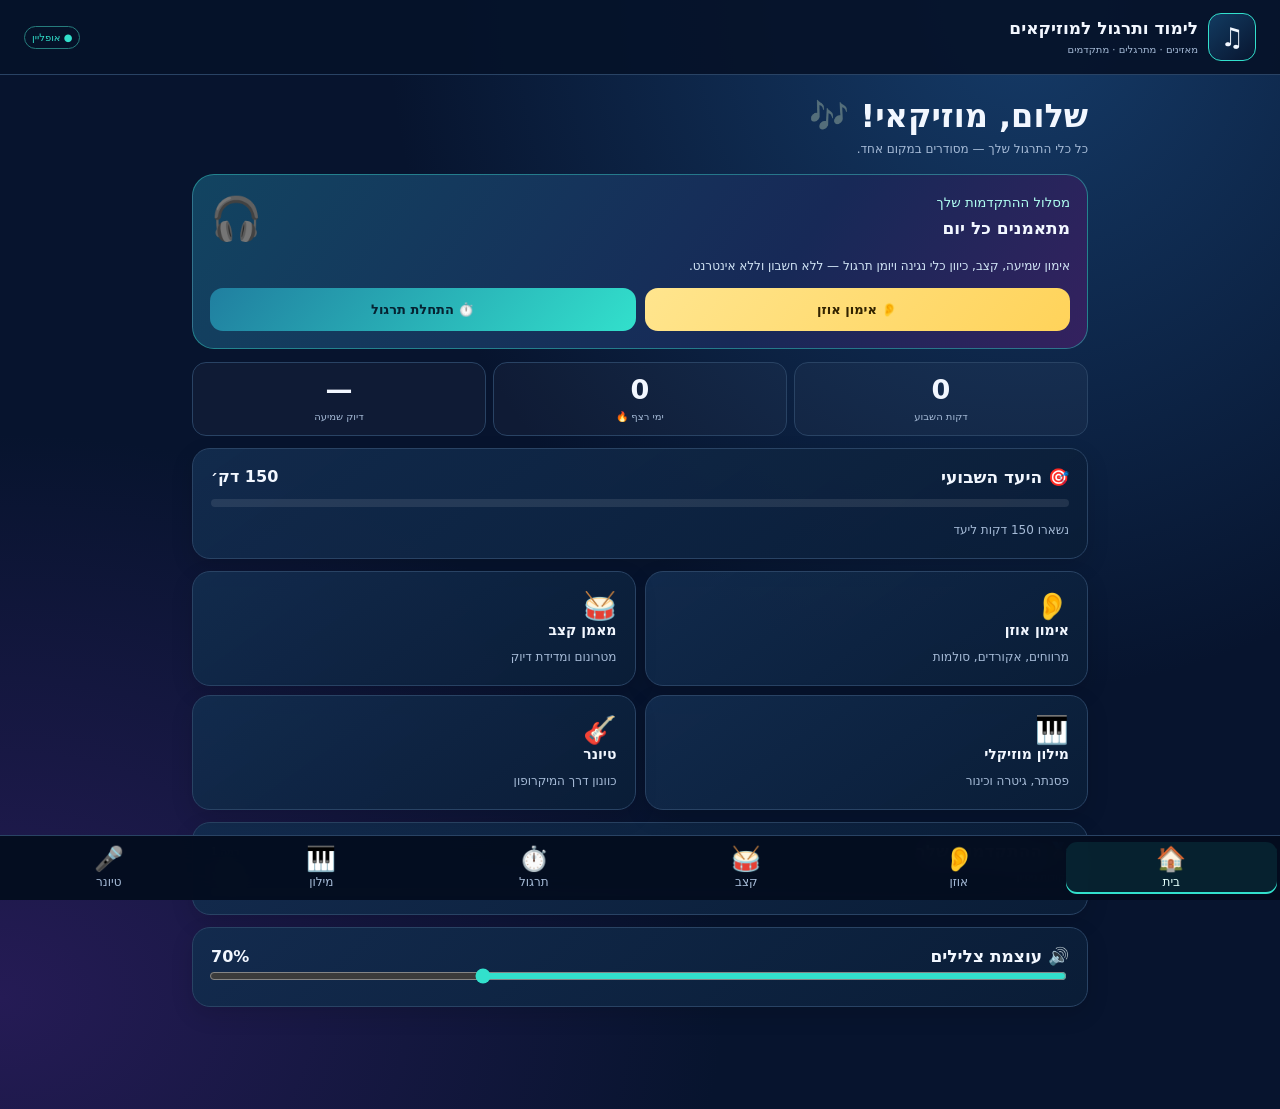
<file: music-practice/index.html>
<!doctype html>
<html lang="he" dir="rtl"><head><meta charset="utf-8"><meta name="viewport" content="width=device-width,initial-scale=1,maximum-scale=1,viewport-fit=cover"><meta name="theme-color" content="#07142e"><meta name="description" content="לימוד ותרגול למוזיקאים — כלי תרגול בעברית, גם ללא אינטרנט"><title>לימוד ותרגול למוזיקאים</title>
<style>
:root{color-scheme:dark;--bg:#07142e;--panel:#102747;--line:#294364;--txt:#f2f7ff;--mut:#a6bbd7;--teal:#32e0cc;--blue:#4389ff;--gold:#ffd35a;--pink:#ff72b2;--safe:env(safe-area-inset-bottom,0px);font-family:system-ui,"Segoe UI",Arial,sans-serif}*{box-sizing:border-box;-webkit-tap-highlight-color:transparent}body{margin:0;min-height:100vh;min-height:100dvh;background:radial-gradient(ellipse at 80% 0,#153b68,transparent 44%),radial-gradient(ellipse at 0 90%,#251b55,transparent 40%),var(--bg);color:var(--txt)}button,input,textarea,select{font:inherit}button{cursor:pointer;color:inherit;touch-action:manipulation}button:focus-visible,input:focus-visible,textarea:focus-visible{outline:2px solid var(--gold);outline-offset:2px}#app{min-height:100vh;min-height:100dvh;display:flex;flex-direction:column;padding-top:env(safe-area-inset-top,0)}header{position:sticky;top:0;z-index:4;display:flex;align-items:center;gap:10px;padding:11px 12px;background:#061329ed;border-bottom:1px solid var(--line)}.logo{height:42px;width:42px;flex:none;border-radius:13px;background:linear-gradient(140deg,#123b61,#08152f);display:grid;place-items:center;border:1px solid var(--teal);font-size:26px}.brand{flex:1;min-width:0}.brand b{font-size:clamp(13px,4vw,17px);display:block}.brand small{font-size:10px;color:var(--mut)}.offline{font-size:10px;color:var(--teal);border:1px solid #267c7c;padding:5px 7px;border-radius:99px;white-space:nowrap}main{width:100%;max-width:940px;margin:auto;flex:1;padding:15px 12px calc(18px + var(--safe));overflow-x:hidden}.view{display:none}.view.active{display:block;animation:appear .18s ease}@keyframes appear{from{opacity:.6;transform:translateY(4px)}to{opacity:1;transform:none}}h1{font-size:clamp(22px,6vw,32px);margin:0 0 5px;line-height:1.2}h2{font-size:17px;margin:0 0 11px}h3{font-size:14px;margin:0 0 8px}.sub{font-size:12px;line-height:1.6;color:var(--mut);margin:0 0 14px}.card{min-width:0;background:linear-gradient(145deg,#122c4eeb,#0a1d37f5);border:1px solid var(--line);border-radius:18px;padding:14px;margin:12px 0;box-shadow:0 8px 22px #0002}.row{display:flex;align-items:center;gap:8px}.between{justify-content:space-between}.wrap{flex-wrap:wrap}.grid2{display:grid;grid-template-columns:repeat(2,minmax(0,1fr));gap:9px}.grid3{display:grid;grid-template-columns:repeat(3,minmax(0,1fr));gap:7px}.btn{min-height:43px;border:0;border-radius:13px;padding:10px 13px;background:linear-gradient(130deg,#207fa0,var(--teal));color:#062231;font-weight:800;font-size:13px}.btn.gold{background:linear-gradient(130deg,#ffe58e,var(--gold));color:#322300}.btn.ghost{color:var(--txt);background:#ffffff08;border:1px solid var(--line)}.wide{width:100%}.hero{background:linear-gradient(125deg,#124461,#172957 65%,#34215f);border:1px solid #37cfc477;border-radius:22px;padding:17px;margin:13px 0}.hero p{font-size:12px;line-height:1.6;color:#d3e6f7}.stat{text-align:center;border:1px solid var(--line);background:#ffffff08;border-radius:14px;padding:11px 4px;min-width:0}.stat b{display:block;font-size:clamp(20px,6vw,27px)}.stat small{font-size:10px;color:var(--mut)}.bar{height:8px;border-radius:99px;background:#ffffff18;overflow:hidden}.bar i{display:block;height:100%;background:linear-gradient(90deg,var(--teal),var(--gold));width:0}.pillrow{display:flex;gap:7px;overflow:auto;padding:2px 0 7px;scrollbar-width:thin}.pill{flex:0 0 auto;border:1px solid var(--line);background:#ffffff08;border-radius:99px;padding:8px 11px;font-size:11px;white-space:nowrap}.pill.sel{background:#d9fff8;color:#06283a;border-color:#d9fff8;font-weight:800}.nav{position:sticky;bottom:0;z-index:5;display:grid;grid-template-columns:repeat(6,minmax(0,1fr));gap:1px;background:#040d1ff5;border-top:1px solid var(--line);padding:6px 3px calc(6px + var(--safe));backdrop-filter:blur(16px)}.nav button{min-width:0;background:transparent;border:0;color:var(--mut);border-radius:11px;padding:5px 0;display:flex;flex-direction:column;align-items:center;gap:4px;font-size:clamp(9px,2.7vw,11px)}.nav button span{font-size:clamp(18px,5vw,23px);line-height:1}.nav button.sel{background:#23cab51c;color:#e4fffb;box-shadow:inset 0 -2px var(--teal)}.answergrid{display:grid;grid-template-columns:repeat(2,minmax(0,1fr));gap:8px}.answer{min-height:48px;border:1px solid var(--line);border-radius:13px;background:#ffffff08;padding:9px 5px;font-size:13px;font-weight:700;overflow-wrap:anywhere}.answer.ok{background:#124b45;color:#9fffea;border-color:var(--teal)}.answer.no{background:#512238;color:#ffdce5;border-color:var(--pink)}.play{width:100%;min-height:100px;border-radius:18px;border:1px solid #597eea;background:radial-gradient(circle at 28% 10%,#4c7fd7,#4531a0 68%,#1b2554);font-weight:800}.feedback{text-align:center;min-height:28px;padding-top:12px;font-size:14px;font-weight:800;color:var(--gold)}.bpm{font-size:clamp(54px,16vw,80px);font-weight:900;text-align:center;line-height:1.1;font-variant-numeric:tabular-nums}.range{width:100%;accent-color:var(--teal)}.dots{display:flex;gap:8px;justify-content:center;margin:17px 0}.dot{width:16px;height:16px;border-radius:50%;background:#ffffff22}.dot.flash{background:var(--teal);box-shadow:0 0 13px var(--teal)}.dot.first{background:var(--gold)}.tap{width:100%;min-height:128px;border:2px dashed #4c759a;border-radius:18px;background:#ffffff06;display:flex;flex-direction:column;gap:7px;align-items:center;justify-content:center;font-weight:800}.tap b{font-size:30px}.tap.hit{background:#32e0cc22;border-color:var(--teal)}.timer{direction:ltr;text-align:center;font-size:clamp(48px,14vw,67px);font-weight:900;font-variant-numeric:tabular-nums;padding:7px}.field{width:100%;background:#06142a;border:1px solid var(--line);border-radius:12px;padding:11px;color:var(--txt)}textarea.field{min-height:65px;resize:vertical}.bars{height:105px;display:flex;align-items:flex-end;gap:6px}.barcol{flex:1;min-width:0;height:100%;display:flex;flex-direction:column;justify-content:flex-end;align-items:center;gap:4px;font-size:9px;color:var(--mut)}.barcol i{width:100%;min-height:3px;border-radius:6px;background:linear-gradient(#32e0cc,#5a5ee2)}.log{display:flex;justify-content:space-between;align-items:center;gap:7px;padding:10px 0;border-bottom:1px solid var(--line);font-size:12px}.log:last-child{border:0}.tiny{font-size:10px;color:var(--mut);overflow-wrap:anywhere}.num{width:72px;padding:8px;background:#07152a;border:1px solid var(--line);border-radius:10px;color:var(--txt);text-align:center}.instgrid{display:grid;grid-template-columns:repeat(3,minmax(0,1fr));gap:6px}.inst{padding:9px 2px;background:#ffffff07;border:1px solid var(--line);border-radius:11px;font-size:11px}.inst.sel{border-color:var(--teal);background:#123b4b}.piano{position:relative;display:flex;direction:ltr;height:clamp(110px,33vw,165px);border:1px solid #a9bdd5;border-radius:6px;overflow:hidden;background:#0a1730;margin:12px 0}.key{flex:1;min-width:0;background:linear-gradient(#fff,#d8e5f3);border:1px solid #aabbd0;color:#142440;display:flex;align-items:flex-end;justify-content:center;padding-bottom:5px;font-size:8px;z-index:1}.key.on{background:linear-gradient(#affff2,#2bcbb9);font-weight:900}.blacklayer{position:absolute;inset:0;pointer-events:none;z-index:2}.blackkey{position:absolute;top:0;height:60%;width:5.8%;background:linear-gradient(#223b5c,#071225);border:1px solid #71839c;border-radius:0 0 5px 5px;pointer-events:auto;font-size:7px}.blackkey.on{background:linear-gradient(#ffd35a,#ff7f8e)}.fretboard{overflow-x:auto;margin:12px 0}.fretrow{display:grid;grid-template-columns:38px repeat(13,minmax(19px,1fr));gap:2px;min-width:310px;margin-bottom:3px}.stringlabel{font-size:9px;color:var(--mut);display:grid;place-items:center}.fret{min-height:29px;background:linear-gradient(#704829,#3a271d);border:1px solid #9e8053;border-radius:4px;font-size:8px;padding:0;min-width:0}.fret.on{background:linear-gradient(#36e5cc,#138a93);color:#04252d;font-weight:900}.notes{display:flex;flex-wrap:wrap;gap:6px;margin:10px 0}.notechip{font-size:11px;border-radius:9px;border:1px solid #2b918f;background:#103c4c;color:#b7fff3;padding:7px 10px}.gauge{height:14px;position:relative;direction:ltr;border-radius:99px;background:linear-gradient(90deg,#ff7286,#ffd35a,#32e0cc,#ffd35a,#ff7286);margin:24px 5px 8px}.needle{position:absolute;left:50%;top:-6px;width:5px;height:26px;border-radius:5px;background:#fff;box-shadow:0 0 9px #fff}.bigNote{text-align:center;font-weight:900;font-size:clamp(50px,14vw,76px)}.toast{position:fixed;z-index:9;left:50%;bottom:calc(80px + var(--safe));transform:translate(-50%,12px);opacity:0;pointer-events:none;padding:10px 15px;border-radius:99px;background:#e5fff8;color:#052532;font-weight:800;font-size:12px;max-width:92vw;transition:.2s}.toast.show{opacity:1;transform:translate(-50%,0)}.empty{text-align:center;color:var(--mut);padding:17px 4px;font-size:12px}
@media(min-width:600px){header{padding:13px 24px}.logo{height:48px;width:48px}main{padding:22px 22px calc(25px + var(--safe))}.card{padding:18px}.answergrid{grid-template-columns:repeat(3,minmax(0,1fr))}.nav button{font-size:12px}.nav button span{font-size:24px}.homecols{display:grid;grid-template-columns:1.1fr .9fr;gap:12px}.homecols>.card{margin-top:0}}
@media(max-width:360px){header{padding:8px}.logo{height:35px;width:35px;font-size:21px}.offline{font-size:9px;padding:5px}.card{padding:11px;border-radius:15px}.hero{padding:13px}.btn{padding:9px;font-size:12px}.nav{padding-inline:1px}.nav button{font-size:9px}.nav button span{font-size:18px}.fretrow{grid-template-columns:32px repeat(13,minmax(17px,1fr))}}
@media(prefers-reduced-motion:reduce){*{animation:none!important;transition:none!important}}
</style></head><body><div id="app">
<header><div class="logo">♫</div><div class="brand"><b>לימוד ותרגול למוזיקאים</b><small>מאזינים · מתרגלים · מתקדמים</small></div><span class="offline">● אופליין</span></header>
<main id="main">
<section class="view active" id="v-home"><h1>שלום, מוזיקאי! 🎶</h1><p class="sub">כל כלי התרגול שלך — מסודרים במקום אחד.</p>
<div class="hero"><div class="row between"><div><small style="color:#affdf0">מסלול ההתקדמות שלך</small><h2 style="margin:7px 0">מתאמנים כל יום</h2></div><span style="font-size:42px">🎧</span></div><p>אימון שמיעה, קצב, כיוון כלי נגינה ויומן תרגול — ללא חשבון וללא אינטרנט.</p><div class="grid2"><button class="btn gold" onclick="go('ear')">👂 אימון אוזן</button><button class="btn" onclick="go('practice')">⏱️ התחלת תרגול</button></div></div>
<div class="grid3"><div class="stat"><b id="weekHome">0</b><small>דקות השבוע</small></div><div class="stat"><b id="streakHome">0</b><small>ימי רצף 🔥</small></div><div class="stat"><b id="accuracyHome">—</b><small>דיוק שמיעה</small></div></div>
<div class="card"><div class="row between"><h2 style="margin:0">🎯 היעד השבועי</h2><b id="goalHome">150 דק׳</b></div><div class="bar" style="margin:12px 0"><i id="goalBar"></i></div><small class="sub" id="goalMessage" style="margin:0"></small></div>
<div class="grid2"><button class="card" style="margin:0;text-align:right" onclick="go('ear')"><div style="font-size:27px">👂</div><h3>אימון אוזן</h3><small class="sub">מרווחים, אקורדים, סולמות</small></button><button class="card" style="margin:0;text-align:right" onclick="go('rhythm')"><div style="font-size:27px">🥁</div><h3>מאמן קצב</h3><small class="sub">מטרונום ומדידת דיוק</small></button><button class="card" style="margin:0;text-align:right" onclick="go('dictionary')"><div style="font-size:27px">🎹</div><h3>מילון מוזיקלי</h3><small class="sub">פסנתר, גיטרה וכינור</small></button><button class="card" style="margin:0;text-align:right" onclick="go('tuner')"><div style="font-size:27px">🎸</div><h3>טיונר</h3><small class="sub">כוונון דרך המיקרופון</small></button></div>
<div class="card"><div class="row between"><h2 style="margin:0">🏅 ההתקדמות שלך</h2><span id="level" class="tiny">רמה 1</span></div><div class="row between tiny" style="margin:10px 0 6px"><span>נקודות ניסיון</span><span id="xpText">0 / 100</span></div><div class="bar"><i id="xpBar"></i></div></div>
<div class="card"><div class="row between"><h2 style="margin:0">🔊 עוצמת צלילים</h2><b id="volumeText">70%</b></div><input class="range" id="volume" type="range" min=".05" max="1" step=".05" value=".7"></div></section>
<section class="view" id="v-ear"><h1>אימון אוזן 👂</h1><p class="sub">האזינו לצליל, בחרו תשובה וקבלו משוב מיידי.</p><div class="card"><div class="pillrow" id="earModes"><button class="pill sel" data-mode="intervals">מרווחים</button><button class="pill" data-mode="chords">אקורדים</button><button class="pill" data-mode="scales">סולמות</button><button class="pill" data-mode="notes">זיהוי תווים</button></div><h3>רמת קושי</h3><div class="pillrow" id="earLevels"><button class="pill sel" data-level="1">מתחילים</button><button class="pill" data-level="2">בינוני</button><button class="pill" data-level="3">מתקדמים</button></div><div id="dirBlock"><h3>כיוון מרווח</h3><div class="pillrow" id="earDirs"><button class="pill sel" data-dir="up">עולה</button><button class="pill" data-dir="down">יורד</button><button class="pill" data-dir="together">יחד</button></div></div></div><div class="card"><button id="playEar" class="play">▶ השמעת השאלה<br><small style="font-size:11px;font-weight:500">אפשר לשמוע שוב</small></button><div class="feedback" id="earFeedback">לחצו להשמעה כדי להתחיל</div><div class="answergrid" id="answers"></div><div class="row between" style="margin-top:13px"><small class="sub" id="earScore" style="margin:0">0 מתוך 0</small><small class="sub" id="earStreak" style="margin:0">רצף: 0</small><button class="btn ghost" id="nextEar">הבא ←</button></div></div><div class="grid2"><div class="stat"><b id="earAccuracy">—</b><small>דיוק בנושא הזה</small></div><div class="stat"><b id="earPoints">0</b><small>נקודות בנושא</small></div></div></section>
<section class="view" id="v-rhythm"><h1>מאמן קצב 🥁</h1><p class="sub">כוונו BPM, הפעילו מטרונום והקישו יחד עם הפעימה.</p><div class="card"><div class="bpm" id="bpm">90</div><div class="sub" style="text-align:center" id="tempo">Moderato · מתון</div><input id="bpmRange" class="range" type="range" min="30" max="240" value="90"><div class="row between" style="margin:5px 0 13px"><button class="pill" onclick="bpmChange(-5)">−5</button><button class="pill" onclick="bpmChange(-1)">−1</button><button class="pill" onclick="bpmChange(1)">+1</button><button class="pill" onclick="bpmChange(5)">+5</button></div><div class="row between"><small class="sub">משקל</small><div class="pillrow" id="meters" style="padding-bottom:0"><button class="pill" data-meter="3">3/4</button><button class="pill sel" data-meter="4">4/4</button><button class="pill" data-meter="5">5/4</button><button class="pill" data-meter="6">6/4</button></div></div><div class="row between" style="margin-top:10px"><small class="sub">חלוקה</small><div class="pillrow" id="subs" style="padding-bottom:0"><button class="pill sel" data-sub="0">רבעים</button><button class="pill" data-sub="1">שמיניות</button></div></div><div id="dots" class="dots"></div><button class="btn wide" id="metro" onclick="metroToggle()">▶ הפעלת מטרונום</button></div><div class="card"><h2>בדיקת דיוק ההקשות</h2><p class="sub">בזמן שהמטרונום פועל, הקישו בדיוק עם הפעימה.</p><button class="tap" id="tap"><b>🥁</b><span id="tapText">הקישו כאן</span></button><div class="row between" style="margin-top:11px"><small class="sub" id="tapStats" style="margin:0">עדיין אין מדידות</small><button class="pill" id="tapReset">איפוס</button></div><div class="bar" style="margin-top:10px"><i id="tapBar"></i></div></div></section>
<section class="view" id="v-practice"><h1>יומן תרגול ⏱️</h1><p class="sub">עקבו אחר זמן האימון, רשמו הערות ובנו הרגל קבוע.</p><div class="card"><h2>מה מתרגלים היום?</h2><div class="pillrow" id="practiceTools"><button class="pill sel" data-tool="גיטרה">🎸 גיטרה</button><button class="pill" data-tool="פסנתר">🎹 פסנתר</button><button class="pill" data-tool="כינור">🎻 כינור</button><button class="pill" data-tool="שירה">🎤 שירה</button><button class="pill" data-tool="תופים">🥁 תופים</button><button class="pill" data-tool="אחר">אחר</button></div><div class="timer" id="timer">00:00</div><label class="sub" for="note">הערה לתרגול (רשות)</label><textarea class="field" id="note" maxlength="180" placeholder="קטע קשה, מטרה למחר, הערות..."></textarea><div class="grid2" style="margin-top:11px"><button class="btn" id="timerBtn" onclick="timerToggle()">▶ התחלת תרגול</button><button class="btn ghost" onclick="saveSession(10)">+ 10 דקות ידניות</button></div></div><div class="card"><div class="row between"><h2 style="margin:0">שבעת הימים האחרונים</h2><small class="sub" id="weekTotal" style="margin:0">0 דקות</small></div><div id="bars" class="bars" style="margin-top:12px"></div><div class="row between" style="margin-top:12px"><small class="sub" style="margin:0">יעד שבועי בדקות</small><div class="row"><button class="pill" onclick="goalChange(-15)">−</button><input class="num" id="goalInput" type="number" min="15" max="1000" step="15" value="150"><button class="pill" onclick="goalChange(15)">+</button></div></div><div class="bar" style="margin-top:12px"><i id="practiceBar"></i></div><p class="sub" id="goalText" style="margin:8px 0 0"></p></div><div class="card"><div class="row between"><h2 style="margin:0">תרגולים אחרונים</h2><button class="pill" id="clearSessions">ניקוי</button></div><div id="sessions"></div></div></section>
<section class="view" id="v-dictionary"><h1>מילון מוזיקלי 🎼</h1><p class="sub">בחרו שורש וסוג אקורד או סולם. לחצו על קליד או סריג כדי לשמוע אותו.</p><div class="card"><div class="instgrid" id="insts"><button class="inst sel" data-inst="piano">🎹 פסנתר</button><button class="inst" data-inst="guitar">🎸 גיטרה</button><button class="inst" data-inst="violin">🎻 כינור</button></div><h3 style="margin-top:16px">צליל בסיס</h3><div class="pillrow" id="roots"></div><h3>אקורד או סולם</h3><div class="pillrow" id="types"></div><div id="instrumentView"></div><div class="notes" id="dictNotes"></div><button class="btn wide" id="playDict">▶ השמעת האקורד / הסולם</button></div><div class="card"><small class="sub">התצוגה מסמנת צלילים ששייכים לבחירה הנוכחית. לוחות גיטרה וכינור מציגים מיקומים לאורך 12 סריגים ראשונים.</small></div></section>
<section class="view" id="v-tuner"><h1>טיונר 🎤</h1><p class="sub">כוונון בעזרת מיקרופון המכשיר. הנתונים מעובדים מקומית.</p><div class="card"><div id="tNote" class="bigNote">—</div><div id="tFreq" class="sub" style="text-align:center">לחצו על הפעלת טיונר ואשרו מיקרופון</div><div class="gauge"><i class="needle" id="needle"></i></div><div id="tStatus" style="text-align:center;font-weight:800;min-height:24px">ממתין להתחלה</div><button class="btn wide" id="tunerBtn" onclick="tunerToggle()">🎙️ הפעלת טיונר</button></div><div class="card"><h2>צלילי ייחוס לגיטרה</h2><div class="grid2" id="refs"></div></div><div class="card"><small class="sub">הטיונר דורש הרשאת מיקרופון. בדפדפן יש לפתוח דרך HTTPS. אם נגן מסוים חוסם את המיקרופון, שאר כלי התרגול ימשיכו לעבוד.</small></div></section>
</main><nav class="nav" aria-label="ניווט"><button class="sel" data-view="home"><span>🏠</span>בית</button><button data-view="ear"><span>👂</span>אוזן</button><button data-view="rhythm"><span>🥁</span>קצב</button><button data-view="practice"><span>⏱️</span>תרגול</button><button data-view="dictionary"><span>🎹</span>מילון</button><button data-view="tuner"><span>🎤</span>טיונר</button></nav><div id="toast" class="toast" role="status"></div></div>
<script>
'use strict';
const $=s=>document.querySelector(s), $$=s=>Array.from(document.querySelectorAll(s));
const NS=['דו','דו♯','רה','רה♯','מי','פה','פה♯','סול','סול♯','לה','לה♯','סי'];
const KEY=440;const freq=m=>KEY*Math.pow(2,(m-69)/12);
const dk=(d=new Date())=>d.getFullYear()+'-'+String(d.getMonth()+1).padStart(2,'0')+'-'+String(d.getDate()).padStart(2,'0');
const def={xp:0,days:{},ear:{},sessions:[],goal:150,tool:'גיטרה',volume:.7,bpm:90,meter:4,sub:0};
let D;try{D=Object.assign({},def,JSON.parse(localStorage.getItem('musicPractice1')||'{}'));D.days=D.days||{};D.ear=D.ear||{};D.sessions=D.sessions||[]}catch(e){D=Object.assign({},def)}
function save(){try{localStorage.setItem('musicPractice1',JSON.stringify(D))}catch(e){toast('לא ניתן לשמור באחסון המקומי')}}
let toastT;function toast(s){$('#toast').textContent=s;$('#toast').classList.add('show');clearTimeout(toastT);toastT=setTimeout(()=>$('#toast').classList.remove('show'),1900)}
function h(s){return String(s).replace(/[&<>"']/g,c=>({'&':'&amp;','<':'&lt;','>':'&gt;','"':'&quot;',"'":'&#39;'}[c]))}
function go(v){if(v!=='tuner')stopTuner();$$('.view').forEach(x=>x.classList.toggle('active',x.id==='v-'+v));$$('.nav button').forEach(x=>x.classList.toggle('sel',x.dataset.view===v));$('#main').scrollTop=0;if(v==='practice')renderPractice();if(v==='home')renderHome();if(v==='dictionary')renderDict()}
$$('.nav button').forEach(b=>b.onclick=()=>go(b.dataset.view));
let AC=null,MG=null;function audio(){let C=window.AudioContext||window.webkitAudioContext;if(!C)throw Error('המכשיר אינו תומך בשמע');if(!AC){AC=new C;MG=AC.createGain();MG.gain.value=D.volume;let comp=AC.createDynamicsCompressor();MG.connect(comp);comp.connect(AC.destination)}if(AC.state==='suspended')AC.resume();return AC}
function tone(m,t,d=.65,v=.22,w='triangle'){let c=audio(),o=c.createOscillator(),g=c.createGain();o.type=w;o.frequency.value=freq(m);g.gain.setValueAtTime(.0001,t);g.gain.exponentialRampToValueAtTime(Math.max(.001,v),t+.015);g.gain.exponentialRampToValueAtTime(.0001,t+d);o.connect(g);g.connect(MG);o.start(t);o.stop(t+d+.03)}
function play(ns,chord=false,gap=.32,d=.65){let c=audio(),t=c.currentTime+.03;ns.forEach((m,i)=>tone(m,t+(chord?0:i*gap),d,chord?.19:.23))}
$('#volume').value=D.volume;$('#volume').oninput=e=>{D.volume=+e.target.value;if(MG)MG.gain.value=D.volume;$('#volumeText').textContent=Math.round(D.volume*100)+'%';save()};$('#volumeText').textContent=Math.round(D.volume*100)+'%';
function weekMin(){let s=0;for(let i=0;i<7;i++){let d=new Date;d.setDate(d.getDate()-i);s+=D.sessions.filter(x=>x.day===dk(d)).reduce((a,b)=>a+b.min,0)}return s}
function streak(){let n=0,d=new Date;if(!D.days[dk(d)])d.setDate(d.getDate()-1);while(D.days[dk(d)]){n++;d.setDate(d.getDate()-1);if(n>366)break}return n}
function renderHome(){let wm=weekMin(),p=Math.min(100,wm/Math.max(1,D.goal)*100),ok=0,total=0;Object.values(D.ear).forEach(x=>{ok+=x.ok||0;total+=x.n||0});$('#weekHome').textContent=Math.round(wm);$('#streakHome').textContent=streak();$('#accuracyHome').textContent=total?Math.round(ok/total*100)+'%':'—';$('#goalHome').textContent=D.goal+' דק׳';$('#goalBar').style.width=p+'%';$('#goalMessage').textContent=p>=100?'כל הכבוד — הגעתם ליעד!':'נשארו '+Math.max(0,Math.round(D.goal-wm))+' דקות ליעד';$('#level').textContent='רמה '+(Math.floor(D.xp/100)+1);$('#xpText').textContent=(D.xp%100)+' / 100';$('#xpBar').style.width=(D.xp%100)+'%'}
/* Ear training */
const POOLS={intervals:[['פרימה',[0],1],['סקונדה קטנה',[0,1],1],['סקונדה גדולה',[0,2],1],['טרצה קטנה',[0,3],1],['טרצה גדולה',[0,4],1],['קוורטה',[0,5],2],['טריטון',[0,6],3],['קווינטה',[0,7],1],['סקסטה קטנה',[0,8],2],['סקסטה גדולה',[0,9],2],['ספטימה קטנה',[0,10],3],['ספטימה גדולה',[0,11],3],['אוקטבה',[0,12],2]],chords:[['מז׳ור',[0,4,7],1],['מינור',[0,3,7],1],['מוקטן',[0,3,6],2],['מוגדל',[0,4,8],3],['סוס 4',[0,5,7],2],['דומיננט 7',[0,4,7,10],3],['מז׳ור 7',[0,4,7,11],3],['מינור 7',[0,3,7,10],3]],scales:[['מז׳ור',[0,2,4,5,7,9,11],1],['מינור טבעי',[0,2,3,5,7,8,10],1],['פנטטוני',[0,2,4,7,9],1],['דוריאן',[0,2,3,5,7,9,10],2],['מינור הרמוני',[0,2,3,5,7,8,11],3],['מיקסולידי',[0,2,4,5,7,9,10],3]],notes:NS.map((n,i)=>[n,[i],1+(i%2)])};
let em='intervals',el=1,ed='up',Q=null,streakEar=0;
function earStat(){return D.ear[em]||(D.ear[em]={ok:0,n:0,xp:0})}
function newEar(){let a=POOLS[em].filter(x=>x[2]<=el),pick=a[Math.floor(Math.random()*a.length)],base=em==='notes'?60:52+Math.floor(Math.random()*10);Q={name:pick[0],ns:pick[1].map(n=>base+n),done:false};let ans=[pick].concat(a.filter(x=>x[0]!==pick[0]).sort(()=>Math.random()-.5).slice(0,3)).sort(()=>Math.random()-.5);$('#answers').innerHTML=ans.map(x=>'<button class="answer" data-a="'+h(x[0])+'">'+h(x[0])+'</button>').join('');$$('#answers button').forEach(b=>b.onclick=()=>answerEar(b));$('#earFeedback').textContent='האזינו ובחרו תשובה';$('#earFeedback').style.color='';updateEarStats()}
function playEar(){if(!Q)newEar();if(em==='intervals'&&ed==='down')play(Q.ns.slice().reverse());else if(em==='intervals'&&ed==='together'||em==='chords')play(Q.ns,true,0,1);else if(em==='scales')play(Q.ns.concat([Q.ns[0]+12]),false,.26,.4);else play(Q.ns,false,.5,.6)}
function answerEar(b){if(!Q||Q.done)return;Q.done=true;let ok=b.dataset.a===Q.name,s=earStat();s.n++;if(ok){s.ok++;s.xp+=10;D.xp+=10;streakEar++;$('#earFeedback').textContent='נכון! +10 נקודות ✨';$('#earFeedback').style.color='var(--teal)';b.classList.add('ok')}else{streakEar=0;$('#earFeedback').textContent='התשובה הנכונה: '+Q.name;$('#earFeedback').style.color='var(--pink)';b.classList.add('no');$$('#answers button').forEach(x=>{if(x.dataset.a===Q.name)x.classList.add('ok')})}D.days[dk()]=1;save();updateEarStats();renderHome()}
function updateEarStats(){let s=earStat();$('#earScore').textContent=(s.ok||0)+' נכונות מתוך '+(s.n||0);$('#earStreak').textContent='רצף: '+streakEar;$('#earAccuracy').textContent=s.n?Math.round(s.ok/s.n*100)+'%':'—';$('#earPoints').textContent=s.xp||0}
$('#earModes').onclick=e=>{let b=e.target.closest('[data-mode]');if(!b)return;em=b.dataset.mode;$$('#earModes .pill').forEach(x=>x.classList.toggle('sel',x===b));$('#dirBlock').style.display=em==='intervals'?'block':'none';newEar()};$('#earLevels').onclick=e=>{let b=e.target.closest('[data-level]');if(!b)return;el=+b.dataset.level;$$('#earLevels .pill').forEach(x=>x.classList.toggle('sel',x===b));newEar()};$('#earDirs').onclick=e=>{let b=e.target.closest('[data-dir]');if(!b)return;ed=b.dataset.dir;$$('#earDirs .pill').forEach(x=>x.classList.toggle('sel',x===b));newEar()};$('#playEar').onclick=()=>{if(!Q||Q.done)newEar();try{playEar()}catch(e){toast(e.message)}};$('#nextEar').onclick=()=>{newEar();try{playEar()}catch(e){}};
/* Rhythm trainer */
let bpm=Number(D.bpm)||90,beats=Number(D.meter)||4,sub=Number(D.sub)||0,metroOn=false,metroTimer=null,nextAt=0,beatNo=0,beatHistory=[],tapErrors=[],tapDates=[];
function updateBpm(v){bpm=Math.max(30,Math.min(240,Math.round(v)));D.bpm=bpm;$('#bpm').textContent=bpm;$('#bpmRange').value=bpm;$('#tempo').textContent=(bpm<60?'Largo · איטי':bpm<78?'Adagio · נינוח':bpm<108?'Andante · הליכה':bpm<120?'Moderato · מתון':bpm<156?'Allegro · מהיר':bpm<176?'Vivace · זריז':'Presto · מהיר מאוד');save()}function bpmChange(n){updateBpm(bpm+n)}$('#bpmRange').oninput=e=>updateBpm(+e.target.value);
function renderDots(){$('#dots').innerHTML=Array.from({length:beats},(_,i)=>'<span class="dot '+(i===0?'first':'')+'" id="dot'+i+'"></span>').join('')}$('#meters').onclick=e=>{let b=e.target.closest('[data-meter]');if(!b)return;beats=+b.dataset.meter;D.meter=beats;$$('#meters .pill').forEach(x=>x.classList.toggle('sel',x===b));renderDots();save()};$('#subs').onclick=e=>{let b=e.target.closest('[data-sub]');if(!b)return;sub=+b.dataset.sub;D.sub=sub;$$('#subs .pill').forEach(x=>x.classList.toggle('sel',x===b));save()};
function metronomeTick(){if(!metroOn)return;try{let c=audio();while(nextAt<c.currentTime+.14){let t=nextAt,i=beatNo%beats,o=c.createOscillator(),g=c.createGain();o.type='square';o.frequency.value=i===0?1450:950;g.gain.setValueAtTime(.0001,t);g.gain.exponentialRampToValueAtTime(D.volume*(i===0?.22:.13),t+.004);g.gain.exponentialRampToValueAtTime(.0001,t+.055);o.connect(g);g.connect(MG);o.start(t);o.stop(t+.06);beatHistory.push(t);if(beatHistory.length>14)beatHistory.shift();let delay=Math.max(0,(t-c.currentTime)*1000);setTimeout(()=>{$$('.dot').forEach(x=>x.classList.remove('flash'));$('#dot'+i)?.classList.add('flash')},delay);if(sub){let o2=c.createOscillator(),g2=c.createGain(),t2=t+30/bpm;o2.type='square';o2.frequency.value=600;g2.gain.setValueAtTime(.0001,t2);g2.gain.exponentialRampToValueAtTime(D.volume*.07,t2+.003);g2.gain.exponentialRampToValueAtTime(.0001,t2+.04);o2.connect(g2);g2.connect(MG);o2.start(t2);o2.stop(t2+.05)}nextAt+=60/bpm;beatNo++}metroTimer=setTimeout(metronomeTick,22)}catch(e){metroStop();toast(e.message)}}
function metroToggle(){if(metroOn){metroStop();return}try{audio();metroOn=true;beatNo=0;beatHistory=[];nextAt=AC.currentTime+.08;$('#metro').textContent='■ עצירת מטרונום';$('#metro').classList.add('gold');metronomeTick()}catch(e){toast(e.message)}}function metroStop(){metroOn=false;clearTimeout(metroTimer);$('#metro').textContent='▶ הפעלת מטרונום';$('#metro').classList.remove('gold');$$('.dot').forEach(x=>x.classList.remove('flash'))}
function tapBeat(e){e.preventDefault();try{let c=audio(),now=c.currentTime; tone(55,now,.08,.12,'sine');$('#tap').classList.add('hit');setTimeout(()=>$('#tap').classList.remove('hit'),80);if(metroOn&&beatHistory.length){let nearest=beatHistory[0],d=now-nearest;beatHistory.forEach(t=>{if(Math.abs(now-t)<Math.abs(d)){nearest=t;d=now-t}});tapErrors.push(d*1000);if(tapErrors.length>20)tapErrors.shift();let avg=tapErrors.reduce((a,x)=>a+Math.abs(x),0)/tapErrors.length,dm=Math.round(d*1000),score=Math.max(0,Math.round(100-avg/(60000/bpm)*200));$('#tapText').textContent=Math.abs(dm)<35?'בדיוק על הפעימה ✨':dm<0?'מוקדם ב־'+Math.abs(dm)+' ms':'מאוחר ב־'+dm+' ms';$('#tapStats').textContent='סטייה ממוצעת '+Math.round(avg)+' ms · ציון '+score+'/100';$('#tapBar').style.width=score+'%';if(tapErrors.length>=16&&avg<55){D.xp+=8;save();renderHome();toast('+8 נקודות על דיוק');tapErrors=[]}}else{let n=performance.now();if(tapDates.length&&n-tapDates[tapDates.length-1]>2200)tapDates=[];tapDates.push(n);if(tapDates.length>1){let ints=tapDates.slice(1).map((x,i)=>x-tapDates[i]),v=Math.round(60000/(ints.reduce((a,x)=>a+x,0)/ints.length));$('#tapText').textContent=v+' BPM';$('#tapStats').textContent='לחצו כאן כדי להעביר למטרונום';$('#tapStats').onclick=()=>updateBpm(v)}}}catch(e){toast(e.message)}}$('#tap').addEventListener('pointerdown',tapBeat);$('#tapReset').onclick=()=>{tapErrors=[];tapDates=[];$('#tapText').textContent='הקישו כאן';$('#tapStats').textContent='המדידות אופסו';$('#tapBar').style.width='0%'};
/* Practice journal */
let running=false,started=0,elapsed=0,tick=null;function fmt(s){s=Math.max(0,Math.floor(s));return String(Math.floor(s/60)).padStart(2,'0')+':'+String(s%60).padStart(2,'0')}function tickTimer(){$('#timer').textContent=fmt(elapsed+(running?(Date.now()-started)/1000:0))}
function timerToggle(){if(!running){running=true;started=Date.now();tick=setInterval(tickTimer,350);$('#timerBtn').textContent='■ סיום ושמירה';$('#timerBtn').classList.add('gold')}else{elapsed+=(Date.now()-started)/1000;running=false;clearInterval(tick);$('#timerBtn').textContent='▶ התחלת תרגול';$('#timerBtn').classList.remove('gold');tickTimer();if(elapsed<20){toast('התרגול קצר מדי לשמירה');elapsed=0;tickTimer();return}saveSession(elapsed/60);elapsed=0;tickTimer()}}
function saveSession(min){D.sessions.push({id:Date.now()+Math.random(),day:dk(),min:min,tool:D.tool,note:$('#note').value.trim()});D.days[dk()]=1;D.xp+=Math.max(5,Math.round(min));save();$('#note').value='';renderPractice();renderHome();toast('התרגול נשמר בהצלחה 👏')}
function goalChange(v){D.goal=Math.max(15,Math.min(1000,(Number(D.goal)||150)+v));save();renderPractice();renderHome()}$('#goalInput').onchange=()=>{D.goal=Math.max(15,Math.min(1000,Number($('#goalInput').value)||150));save();renderPractice();renderHome()};$('#practiceTools').onclick=e=>{let b=e.target.closest('[data-tool]');if(!b)return;D.tool=b.dataset.tool;$$('#practiceTools .pill').forEach(x=>x.classList.toggle('sel',x===b));save()};function renderPractice(){let arr=[],sum=0,max=1,labels=['א','ב','ג','ד','ה','ו','ש'];for(let i=6;i>=0;i--){let d=new Date;d.setDate(d.getDate()-i);let m=D.sessions.filter(s=>s.day===dk(d)).reduce((a,x)=>a+x.min,0);arr.push({l:labels[d.getDay()],m,today:i===0});sum+=m;max=Math.max(max,m)}$('#weekTotal').textContent=Math.round(sum)+' דקות';$('#bars').innerHTML=arr.map(x=>'<div class="barcol"><span>'+ (x.m?Math.round(x.m):'')+'</span><i style="height:'+Math.max(3,x.m/max*75)+'px"></i><span>'+x.l+'</span></div>').join('');$('#goalInput').value=D.goal;$('#practiceBar').style.width=Math.min(100,sum/D.goal*100)+'%';$('#goalText').textContent=sum>=D.goal?'🎉 היעד השבועי הושג!':'נותרו '+Math.max(0,Math.round(D.goal-sum))+' דקות ליעד';let ss=D.sessions.slice(-8).reverse();$('#sessions').innerHTML=ss.length?ss.map(s=>'<div class="log"><div><b>'+h(s.tool)+' · '+Math.max(1,Math.round(s.min))+' דקות</b><div class="tiny">'+h(s.note||'ללא הערה')+' · '+h(s.day)+'</div></div><button class="pill" data-del="'+s.id+'">✕</button></div>').join(''):'<div class="empty">אין עדיין תרגולים שמורים.</div>';$$('[data-del]').forEach(b=>b.onclick=()=>{D.sessions=D.sessions.filter(s=>String(s.id)!==b.dataset.del);save();renderPractice();renderHome()})}$('#clearSessions').onclick=()=>{if(confirm('למחוק את כל יומן התרגול?')){D.sessions=[];save();renderPractice();renderHome()}};$('#practiceTools').querySelectorAll('[data-tool]').forEach(b=>b.classList.toggle('sel',b.dataset.tool===D.tool));
/* Dictionary: piano / guitar / violin */
const TYPES={major:['סולם מז׳ור',[0,2,4,5,7,9,11],'scale'],minor:['סולם מינור',[0,2,3,5,7,8,10],'scale'],penta:['פנטטוני',[0,2,4,7,9],'scale'],dorian:['דוריאן',[0,2,3,5,7,9,10],'scale'],majch:['אקורד מז׳ור',[0,4,7],'chord'],minch:['אקורד מינור',[0,3,7],'chord'],dim:['אקורד מוקטן',[0,3,6],'chord'],dom7:['דומיננט 7',[0,4,7,10],'chord']};let root=0,type='major',inst='piano';
$('#roots').innerHTML=NS.map((n,i)=>'<button class="pill '+(!i?'sel':'')+'" data-root="'+i+'">'+n+'</button>').join('');$('#roots').onclick=e=>{let b=e.target.closest('[data-root]');if(!b)return;root=+b.dataset.root;$$('#roots .pill').forEach(x=>x.classList.toggle('sel',x===b));renderDict()};$('#types').innerHTML=Object.entries(TYPES).map(([k,v])=>'<button class="pill '+(k===type?'sel':'')+'" data-type="'+k+'">'+v[0]+'</button>').join('');$('#types').onclick=e=>{let b=e.target.closest('[data-type]');if(!b)return;type=b.dataset.type;$$('#types .pill').forEach(x=>x.classList.toggle('sel',x===b));renderDict()};$('#insts').onclick=e=>{let b=e.target.closest('[data-inst]');if(!b)return;inst=b.dataset.inst;$$('#insts .inst').forEach(x=>x.classList.toggle('sel',x===b));renderDict()};function pcs(){return TYPES[type][1].map(x=>(x+root)%12)}function renderDict(){let p=pcs();$('#dictNotes').innerHTML=TYPES[type][1].map(x=>'<span class="notechip">'+NS[(x+root)%12]+'</span>').join('');let out='';if(inst==='piano'){let whites=[0,2,4,5,7,9,11,12,14,16,17,19,21,23],blacks=[1,3,6,8,10,13,15,18,20,22];out='<div class="piano">'+whites.map(x=>'<button class="key '+(p.includes(x%12)?'on':'')+'" data-midi="'+(60+x)+'">'+(p.includes(x%12)?NS[x%12]:'')+'</button>').join('')+'<div class="blacklayer">'+blacks.map(x=>'<button class="blackkey '+(p.includes(x%12)?'on':'')+'" style="left:'+((whites.filter(w=>w<x).length/whites.length)*100-2.5)+'%" data-midi="'+(60+x)+'"></button>').join('')+'</div></div>'}else{let strings=inst==='guitar'?[['E4',64],['B3',59],['G3',55],['D3',50],['A2',45],['E2',40]]:[['E5',76],['A4',69],['D4',62],['G3',55]];out='<div class="fretboard">'+strings.map(s=>'<div class="fretrow"><span class="stringlabel">'+s[0]+'</span>'+Array.from({length:13},(_,i)=>'<button class="fret '+(p.includes((s[1]+i)%12)?'on':'')+'" data-midi="'+(s[1]+i)+'">'+(p.includes((s[1]+i)%12)?NS[(s[1]+i)%12]:'')+'</button>').join('')+'</div>').join('')+'</div>'}$('#instrumentView').innerHTML=out;$$('#instrumentView [data-midi]').forEach(b=>b.onclick=()=>{try{play([+b.dataset.midi],false,0,.8)}catch(e){toast(e.message)}})}$('#playDict').onclick=()=>{try{let ns=TYPES[type][1].map(x=>60+root+x);play(TYPES[type][2]==='chord'?ns:ns.concat(ns[0]+12),TYPES[type][2]==='chord',.25,.65)}catch(e){toast(e.message)}};
/* Tuner + references */
let tun={on:false,stream:null,src:null,an:null,buf:null,raf:0,last:0};function pitch(buf,sr){let n=buf.length,r=0;for(let i=0;i<n;i++)r+=buf[i]*buf[i];if(Math.sqrt(r/n)<.012)return -1;let lo=Math.floor(sr/1000),hi=Math.min(Math.floor(sr/65),n/2),bestLag=-1,best=-1;for(let lag=lo;lag<=hi;lag++){let sum=0;for(let i=0;i<n-lag;i+=3)sum+=buf[i]*buf[i+lag];sum/=(n-lag);if(sum>best){best=sum;bestLag=lag}}return bestLag>0&&best>.15?sr/bestLag:-1}
async function tunerToggle(){if(tun.on){stopTuner();return}if(!navigator.mediaDevices||!navigator.mediaDevices.getUserMedia){toast('מיקרופון דורש דפדפן עדכני ו־HTTPS');return}try{let stream=await navigator.mediaDevices.getUserMedia({audio:{echoCancellation:false,noiseSuppression:false,autoGainControl:false}}),c=audio(),src=c.createMediaStreamSource(stream),an=c.createAnalyser();an.fftSize=4096;src.connect(an);tun={on:true,stream,src,an,buf:new Float32Array(4096),raf:0,last:0};$('#tunerBtn').textContent='■ עצירת טיונר';$('#tStatus').textContent='מאזין… נגנו תו יציב';tunerLoop()}catch(e){toast(e.name==='NotAllowedError'?'לא ניתנה הרשאה למיקרופון':'לא ניתן להפעיל מיקרופון');$('#tStatus').textContent='לא התקבלה גישה למיקרופון'}}
function stopTuner(){if(!tun.on)return;cancelAnimationFrame(tun.raf);tun.stream.getTracks().forEach(t=>t.stop());try{tun.src.disconnect()}catch(e){}tun={on:false};$('#tunerBtn').textContent='🎙️ הפעלת טיונר'}
function tunerLoop(){if(!tun.on)return;tun.raf=requestAnimationFrame(tunerLoop);if(performance.now()-tun.last<65)return;tun.last=performance.now();tun.an.getFloatTimeDomainData(tun.buf);let f=pitch(tun.buf,AC.sampleRate);if(f<=0)return;let m=69+12*Math.log2(f/440),near=Math.round(m),cent=Math.round((m-near)*100);$('#tNote').textContent=NS[(near%12+12)%12];$('#tFreq').textContent=f.toFixed(1)+' Hz · אוקטבה '+(Math.floor(near/12)-1);$('#needle').style.left=Math.max(2,Math.min(98,50+cent))+'%';$('#tStatus').textContent=Math.abs(cent)<=5?'מכוון היטב ✓':cent<0?'נמוך ב־'+Math.abs(cent)+' סנט':'גבוה ב־'+Math.abs(cent)+' סנט';$('#tStatus').style.color=Math.abs(cent)<=5?'var(--teal)':cent<0?'var(--gold)':'var(--pink)'}
$('#refs').innerHTML=[['מי נמוך',40],['לה',45],['רה',50],['סול',55],['סי',59],['מי גבוה',64],['לה 440',69]].map(x=>'<button class="btn ghost" data-ref="'+x[1]+'">'+x[0]+'</button>').join('');$$('[data-ref]').forEach(b=>b.onclick=()=>{try{play([+b.dataset.ref],false,0,2.2)}catch(e){toast(e.message)}});
function boot(){renderHome();renderPractice();renderDots();renderDict();newEar();updateBpm(bpm);$$('#meters [data-meter]').forEach(b=>b.classList.toggle('sel',+b.dataset.meter===beats));$$('#subs [data-sub]').forEach(b=>b.classList.toggle('sel',+b.dataset.sub===sub));$('#dirBlock').style.display='block'}boot();document.addEventListener('visibilitychange',()=>{if(document.hidden)metroStop()});window.addEventListener('pagehide',()=>{metroStop();stopTuner();if(running){elapsed+=(Date.now()-started)/1000;running=false;clearInterval(tick);save()}});
</script></body></html>
</file>
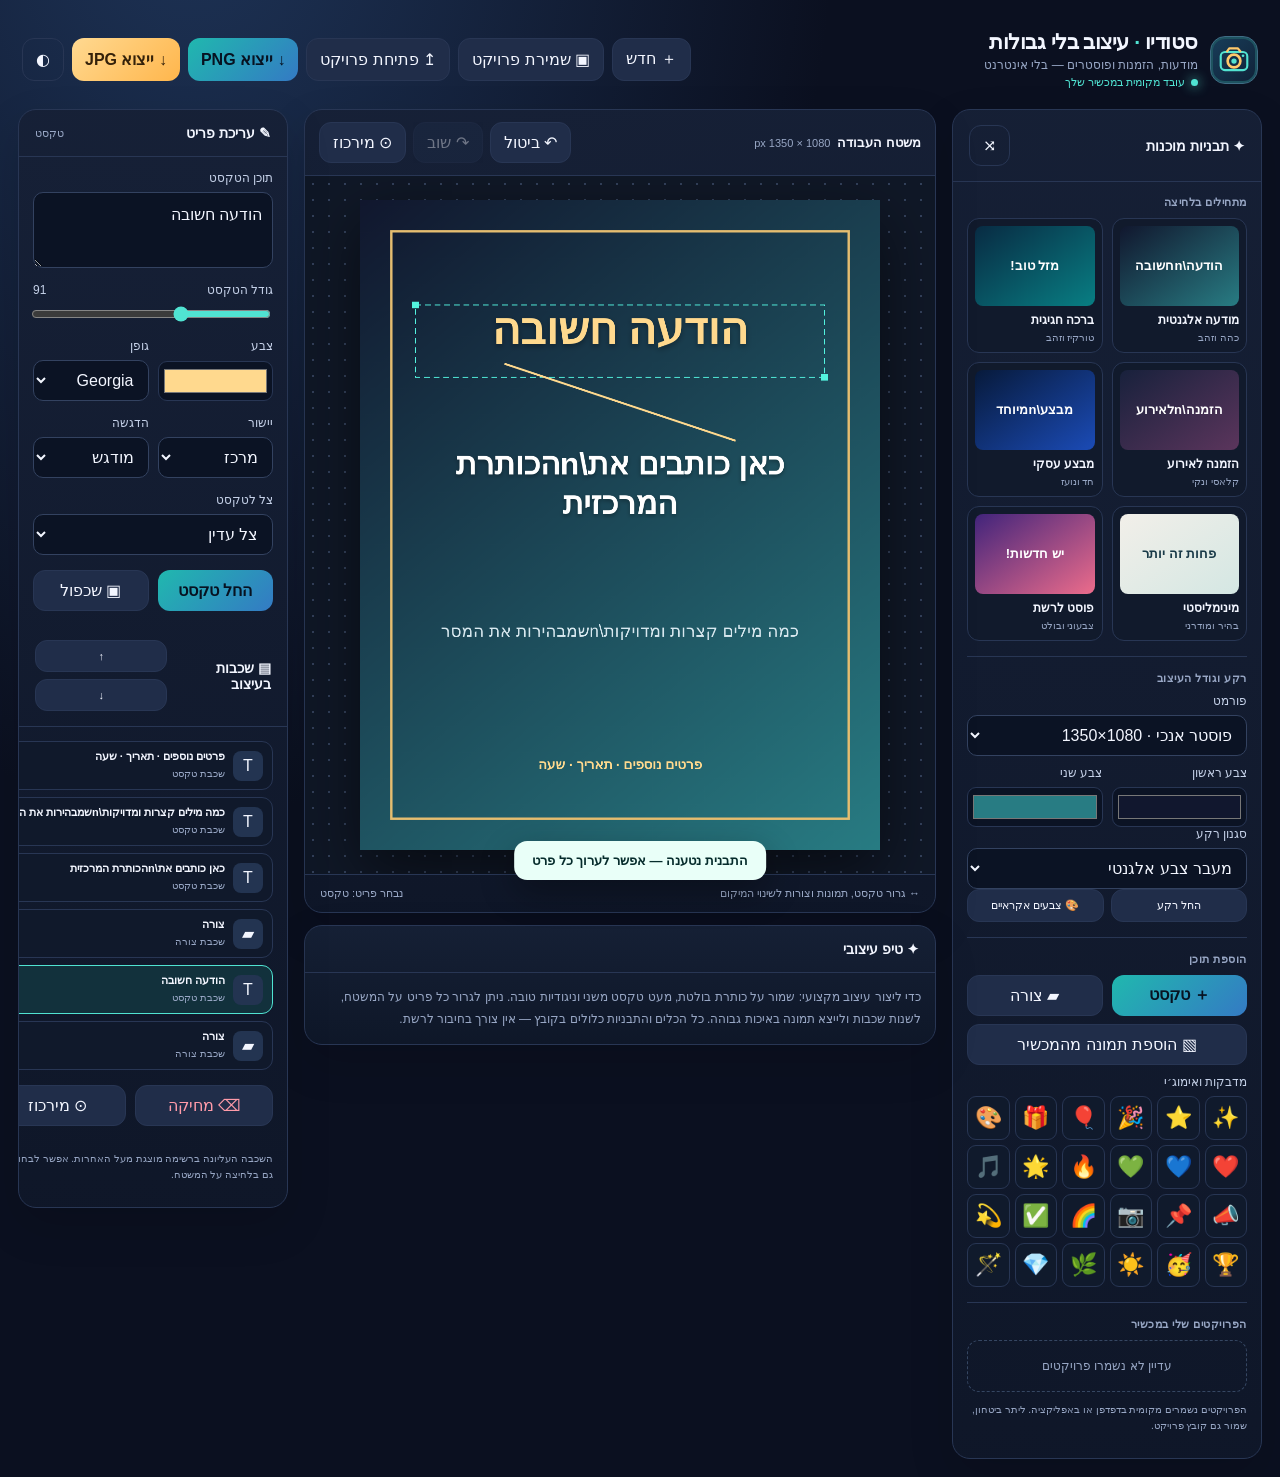
<file: poster-studio/index.html>
<!doctype html>
<html lang="he" dir="rtl">
<head>
<meta charset="utf-8">
<meta name="viewport" content="width=device-width,initial-scale=1,maximum-scale=1,user-scalable=no">
<meta name="theme-color" content="#0b1020">
<title>סטודיו — עיצוב בלי גבולות</title>
<style>
:root{--bg:#0b1020;--panel:#121a2e;--panel2:#18233b;--line:#283654;--text:#f3f6ff;--muted:#98a7c5;--cyan:#50e3d2;--gold:#ffc96b;--accent:#56d8c7;--danger:#ff718a;--radius:18px}
*{box-sizing:border-box}html,body{margin:0;min-height:100%;font-family:Arial,"Noto Sans Hebrew",sans-serif;background:var(--bg);color:var(--text)}body{background:radial-gradient(ellipse at 15% -10%,#1e3458 0,transparent 42%),var(--bg)}button,input,select,textarea{font:inherit}button{cursor:pointer;color:inherit;border:1px solid var(--line);background:#202d49;border-radius:12px;padding:10px 13px;transition:.18s}button:hover{border-color:var(--cyan);transform:translateY(-1px)}button:active{transform:translateY(0)}button.primary{background:linear-gradient(135deg,#20b8ae,#347ac4);border:0;color:#071221;font-weight:800}button.gold{background:linear-gradient(135deg,#ffd991,#ffb64c);border:0;color:#34210a;font-weight:800}button.ghost{background:transparent}button.danger{color:#ff9ba9}button:disabled{opacity:.4;cursor:default;transform:none}.app{max-width:1600px;margin:auto;padding:18px}.topbar{display:flex;align-items:center;gap:16px;justify-content:space-between;padding:12px 4px 20px;flex-wrap:wrap}.brand{display:flex;align-items:center;gap:12px}.logo{width:48px;height:48px;border-radius:15px;display:grid;place-items:center;background:linear-gradient(140deg,#183d59,#102238);border:1px solid #3f6d85;box-shadow:inset 0 0 0 2px #1e5360}.logo svg{width:34px;height:34px}.brand h1{font-size:21px;margin:0 0 4px;letter-spacing:-.5px}.brand p{font-size:12px;color:var(--muted);margin:0}.top-actions{display:flex;gap:8px;flex-wrap:wrap}.status{font-size:11px;color:var(--cyan);display:flex;align-items:center;gap:6px;margin-top:4px}.dot{width:7px;height:7px;border-radius:50%;background:var(--cyan);box-shadow:0 0 12px #50e3d2}.layout{display:grid;grid-template-columns:310px minmax(280px,1fr) 270px;gap:16px;align-items:start}.panel{background:linear-gradient(180deg,rgba(22,32,54,.96),rgba(15,23,41,.96));border:1px solid var(--line);border-radius:var(--radius);overflow:hidden;box-shadow:0 18px 45px #0002}.panel-head{padding:15px 16px;border-bottom:1px solid var(--line);display:flex;align-items:center;justify-content:space-between;gap:8px}.panel-head h2{font-size:14px;margin:0}.panel-body{padding:14px;display:grid;gap:15px}.section-title{font-size:11px;color:var(--muted);font-weight:800;letter-spacing:.5px;margin:0 0 9px}.template-grid{display:grid;grid-template-columns:1fr 1fr;gap:9px}.template{padding:7px;text-align:right;background:#111a2c;overflow:hidden}.template-thumb{height:80px;border-radius:8px;display:flex;align-items:center;justify-content:center;text-align:center;font-size:13px;font-weight:900;white-space:pre-line;margin-bottom:7px;padding:8px;line-height:1.4}.template strong{font-size:12px;display:block}.template small{font-size:10px;color:var(--muted)}.field{display:grid;gap:7px}.field label{font-size:12px;color:#c5d1e8;display:flex;align-items:center;justify-content:space-between;gap:8px}.field input[type=text],.field input[type=number],.field select,.field textarea{width:100%;min-width:0;background:#0b1324;border:1px solid #334260;border-radius:10px;color:var(--text);padding:10px;outline:none}.field textarea{resize:vertical;min-height:76px;line-height:1.5}.field input:focus,.field select:focus,.field textarea:focus{border-color:var(--cyan)}.field input[type=color]{width:100%;height:40px;padding:3px;background:#0b1324;border:1px solid var(--line);border-radius:9px}.field input[type=range]{width:100%;accent-color:var(--cyan)}.two{display:grid;grid-template-columns:1fr 1fr;gap:9px}.three{display:grid;grid-template-columns:repeat(3,1fr);gap:7px}.choice{display:flex;gap:7px;flex-wrap:wrap}.choice button{flex:1;min-width:65px;font-size:11px;padding:9px 6px}.chip{border-radius:20px!important}.canvas-col{min-width:0}.canvas-panel{overflow:hidden}.canvas-toolbar{display:flex;align-items:center;justify-content:space-between;gap:8px;padding:12px 14px;border-bottom:1px solid var(--line);flex-wrap:wrap}.canvas-toolbar .left,.canvas-toolbar .right{display:flex;gap:7px;align-items:center;flex-wrap:wrap}.canvas-toolbar small{font-size:11px;color:var(--muted)}.stage{min-height:560px;max-height:calc(100vh - 200px);overflow:auto;display:flex;align-items:center;justify-content:center;padding:24px;background-color:#101827;background-image:radial-gradient(#33415b 1px,transparent 1px);background-size:16px 16px}.stage-inner{display:flex;align-items:center;justify-content:center;width:100%;min-height:100%;position:relative}.poster-canvas{display:block;max-width:100%;max-height:calc(100vh - 250px);height:auto;width:auto;box-shadow:0 22px 60px #0008;touch-action:none;object-fit:contain}.canvas-foot{padding:12px 15px;display:flex;justify-content:space-between;gap:8px;flex-wrap:wrap;border-top:1px solid var(--line);font-size:11px;color:var(--muted)}.layers{display:grid;gap:7px}.layer-row{display:flex;align-items:center;gap:8px;border:1px solid var(--line);background:#10192b;border-radius:11px;padding:8px 9px;cursor:pointer}.layer-row.active{border-color:var(--cyan);background:#12313c}.layer-icon{width:30px;height:30px;border-radius:8px;display:grid;place-items:center;background:#233451;font-size:16px;flex-shrink:0}.layer-info{min-width:0;flex:1}.layer-info strong{display:block;font-size:11px;overflow:hidden;text-overflow:ellipsis;white-space:nowrap}.layer-info small{font-size:10px;color:var(--muted)}.layer-row .mini{font-size:11px;padding:5px 7px;border-radius:7px}.empty{font-size:12px;color:var(--muted);text-align:center;border:1px dashed #354662;padding:18px;border-radius:12px}.emoji-grid{display:grid;grid-template-columns:repeat(6,1fr);gap:5px}.emoji{padding:8px 2px;font-size:22px;background:#101a2c;border-radius:9px}.toast{position:fixed;bottom:20px;left:50%;transform:translateX(-50%) translateY(90px);opacity:0;transition:.25s;z-index:10;background:#e9fff8;color:#062c2c;padding:12px 18px;border-radius:13px;font-weight:800;font-size:13px;box-shadow:0 12px 35px #0005;max-width:90vw;text-align:center}.toast.show{transform:translateX(-50%) translateY(0);opacity:1}.mobile-tabs{display:none}.subtle{color:var(--muted)}.saved-list{display:grid;gap:7px}.saved-item{padding:9px;border-radius:10px;background:#10192b;border:1px solid var(--line);display:flex;align-items:center;justify-content:space-between;gap:8px;font-size:12px}.saved-item span{overflow:hidden;text-overflow:ellipsis;white-space:nowrap}.footer-note{font-size:10px;color:var(--muted);line-height:1.6}.divider{height:1px;background:var(--line)}body.light{--bg:#e9eef7;--panel:#fff;--panel2:#eef3fb;--line:#d4deec;--text:#1a2941;--muted:#667791}body.light{background:#e9eef7}body.light .panel{background:#fff}body.light .template,body.light .field input[type=text],body.light .field input[type=number],body.light .field select,body.light .field textarea,body.light .layer-row,body.light .saved-item,body.light .emoji{background:#f3f6fb;color:#1a2941}body.light .stage{background-color:#dce5f1}body.light .field label{color:#40526e}body.light .template-thumb{color:#fff}
@media(max-width:1150px){.layout{grid-template-columns:280px minmax(260px,1fr)}.right-panel{grid-column:1/-1;display:grid;grid-template-columns:1fr 1fr}.right-panel .panel-body{align-content:start}.stage{min-height:500px}}
@media(max-width:760px){.app{padding:10px}.topbar{gap:12px;padding-bottom:12px}.brand h1{font-size:18px}.top-actions{width:100%;display:grid;grid-template-columns:repeat(3,1fr)}.top-actions button{padding:9px 5px;font-size:11px}.layout{display:flex;flex-direction:column;gap:12px}.canvas-col{order:0;width:100%}.left-panel{order:1;width:100%}.right-panel{order:2;width:100%;display:block}.stage{min-height:360px;max-height:70vh;padding:12px}.poster-canvas{max-height:65vh;max-width:100%}.canvas-toolbar{padding:9px}.canvas-toolbar button{font-size:11px;padding:8px}.panel-body{padding:12px}.mobile-tabs{display:flex;gap:6px;overflow:auto;padding:0 0 9px}.mobile-tabs button{white-space:nowrap;font-size:11px}.footer-note{font-size:10px}}

/* Small-screen canvas-first layout and viewport-safe sizing. */
@media (max-width: 760px) {
  html, body { width: 100%; overflow-x: hidden; }
  body { overflow-y: auto; }
  .app { width: 100%; padding: 8px; padding-bottom: 20px; }
  .topbar { gap: 10px; padding: 8px 0 12px; }
  .top-actions { width: 100%; display: grid; grid-template-columns: repeat(3, minmax(0, 1fr)); gap: 6px; }
  .top-actions button { min-width: 0; min-height: 36px; padding: 7px 4px; font-size: 10px; white-space: normal; }
  .layout { display: flex; flex-direction: column; align-items: stretch; width: 100%; gap: 10px; }
  .canvas-col { order: -1; width: 100%; min-width: 0; }
  .canvas-panel { display: flex; flex-direction: column; }
  .canvas-toolbar { flex-wrap: wrap; }
  .stage {
    height: 60vh; height: 60dvh; min-height: 280px; max-height: none;
    padding: 8px; overflow: hidden;
  }
  .stage-inner { width: 100%; min-height: 0; }
  .poster-canvas {
    max-width: 100%; max-height: calc(60vh - 24px); max-height: calc(60dvh - 24px);
    width: auto; height: auto; object-fit: contain;
  }
  .mobile-tabs { position: sticky; top: 0; z-index: 5; background: var(--bg); }
  .left-panel { order: 0; width: 100%; }
  .right-panel { order: 1; width: 100%; }
}
</style>
</head>
<body>
<div class="app">
<header class="topbar">
 <div class="brand"><div class="logo" aria-label="לוגו סטודיו"><svg viewBox="0 0 64 64" fill="none" aria-hidden="true"><rect x="7" y="17" width="50" height="34" rx="8" stroke="#52e3d1" stroke-width="4"/><path d="M18 17l5-7h16l6 7" stroke="#ffc96b" stroke-width="4" stroke-linejoin="round"/><circle cx="32" cy="34" r="12" stroke="#ffc96b" stroke-width="5"/><circle cx="32" cy="34" r="5" fill="#52e3d1"/><circle cx="49" cy="24" r="2.5" fill="#52e3d1"/></svg></div><div><h1>סטודיו <span style="color:var(--cyan)">·</span> עיצוב בלי גבולות</h1><p>מודעות, הזמנות ופוסטרים — בלי אינטרנט</p><div class="status"><span class="dot"></span> עובד מקומית במכשיר שלך</div></div></div>
 <div class="top-actions">
  <button id="newBtn">＋ חדש</button><button id="saveProjectBtn">▣ שמירת פרויקט</button><button id="loadProjectBtn">↥ פתיחת פרויקט</button><button id="exportPngBtn" class="primary">↓ ייצוא PNG</button><button id="exportJpgBtn" class="gold">↓ ייצוא JPG</button><button id="themeBtn" class="ghost" title="שינוי מראה">◐</button>
 </div>
</header>
<nav class="mobile-tabs"><button onclick="document.getElementById('templatesPanel').scrollIntoView({behavior:'smooth'})">תבניות</button><button onclick="document.getElementById('textPanel').scrollIntoView({behavior:'smooth'})">טקסט</button><button onclick="document.getElementById('layersPanel').scrollIntoView({behavior:'smooth'})">שכבות</button><button onclick="document.getElementById('backgroundPanel').scrollIntoView({behavior:'smooth'})">רקע</button></nav>
<main class="layout">
 <aside class="panel left-panel" id="templatesPanel">
  <div class="panel-head"><h2>✦ תבניות מוכנות</h2><button class="ghost" id="randomBtn" title="השראה חדשה">⤨</button></div>
  <div class="panel-body">
   <section><p class="section-title">מתחילים בלחיצה</p><div class="template-grid" id="templateGrid"></div></section>
   <div class="divider"></div>
   <section id="backgroundPanel"><p class="section-title">רקע וגודל העיצוב</p>
    <div class="field"><label for="sizePreset">פורמט</label><select id="sizePreset"><option value="portrait">פוסטר אנכי · 1080×1350</option><option value="story">סטורי · 1080×1920</option><option value="square">ריבוע · 1080×1080</option><option value="landscape">רוחבי · 1920×1080</option><option value="print">הדפסה · 1240×1754</option></select></div>
    <div class="two" style="margin-top:10px"><div class="field"><label for="bg1">צבע ראשון</label><input id="bg1" type="color" value="#101936"></div><div class="field"><label for="bg2">צבע שני</label><input id="bg2" type="color" value="#176b78"></div></div>
    <div class="field"><label for="bgMode">סגנון רקע</label><select id="bgMode"><option value="linear">מעבר צבע אלגנטי</option><option value="solid">צבע אחיד</option><option value="radial">זוהר מרכזי</option></select></div>
    <div class="choice"><button id="applyBgBtn">החל רקע</button><button id="randomBgBtn">🎨 צבעים אקראיים</button></div>
   </section>
   <div class="divider"></div>
   <section><p class="section-title">הוספת תוכן</p><div class="two"><button id="addTextBtn" class="primary">＋ טקסט</button><button id="addShapeBtn">▰ צורה</button></div>
    <button id="uploadImageBtn" style="width:100%;margin-top:8px">▧ הוספת תמונה מהמכשיר</button><input id="imageInput" type="file" accept="image/*" hidden>
    <div class="field" style="margin-top:10px"><label>מדבקות ואימוג׳י</label><div class="emoji-grid" id="emojiGrid"></div></div>
   </section>
   <div class="divider"></div>
   <section><p class="section-title">הפרויקטים שלי במכשיר</p><div class="saved-list" id="savedList"><div class="empty">עדיין לא נשמרו פרויקטים</div></div><p class="footer-note">הפרויקטים נשמרים מקומית בדפדפן או באפליקציה. ליתר ביטחון, שמור גם קובץ פרויקט.</p></section>
  </div>
 </aside>
 <section class="canvas-col">
  <div class="panel canvas-panel">
   <div class="canvas-toolbar"><div class="left"><strong style="font-size:13px">משטח העבודה</strong><small id="dimensionLabel">1080 × 1350 px</small></div><div class="right"><button id="undoBtn" title="ביטול פעולה">↶ ביטול</button><button id="redoBtn" title="ביצוע מחדש">↷ שוב</button><button id="centerBtn">⊙ מירכוז</button></div></div>
   <div class="stage"><div class="stage-inner"><canvas id="posterCanvas" class="poster-canvas" width="1080" height="1350" aria-label="משטח עיצוב. ניתן לגרור שכבות עם העכבר או האצבע."></canvas></div></div>
   <div class="canvas-foot"><span>↔ גרור טקסט, תמונות וצורות לשינוי המיקום</span><span id="selectionLabel">לא נבחרה שכבה</span></div>
  </div>
  <div class="panel" style="margin-top:12px"><div class="panel-head"><h2>✦ טיפ עיצובי</h2></div><div class="panel-body"><p style="margin:0;font-size:12px;line-height:1.8;color:var(--muted)">כדי ליצור עיצוב מקצועי: שמור על כותרת בולטת, מעט טקסט משני וניגודיות טובה. ניתן לגרור כל פריט על המשטח, לשנות שכבות ולייצא תמונה באיכות גבוהה. כל הכלים והתבניות כלולים בקובץ — אין צורך בחיבור לרשת.</p></div></div>
 </section>
 <aside class="panel right-panel" id="layersPanel">
  <div><div class="panel-head"><h2>✎ עריכת פריט</h2><span id="selectedType" class="subtle" style="font-size:11px">אין בחירה</span></div>
   <div class="panel-body" id="textPanel">
    <div class="field"><label for="textValue">תוכן הטקסט</label><textarea id="textValue" placeholder="בחר שכבת טקסט או הוסף חדשה"></textarea></div>
    <div class="field"><label for="fontSize">גודל הטקסט <span id="fontSizeVal">64</span></label><input id="fontSize" type="range" min="16" max="220" value="64"></div>
    <div class="two"><div class="field"><label for="textColor">צבע</label><input id="textColor" type="color" value="#ffffff"></div><div class="field"><label for="textFont">גופן</label><select id="textFont"><option value="Arial">Arial</option><option value="Georgia">Georgia</option><option value="serif">Serif</option><option value="sans-serif">Sans</option><option value="monospace">Monospace</option></select></div></div>
    <div class="two"><div class="field"><label for="textAlign">יישור</label><select id="textAlign"><option value="center">מרכז</option><option value="right">ימין</option><option value="left">שמאל</option></select></div><div class="field"><label for="textBold">הדגשה</label><select id="textBold"><option value="bold">מודגש</option><option value="normal">רגיל</option></select></div></div>
    <div class="field"><label for="textShadow">צל לטקסט</label><select id="textShadow"><option value="yes">צל עדין</option><option value="no">ללא צל</option></select></div>
    <div class="two"><button id="applyTextBtn" class="primary">החל טקסט</button><button id="duplicateBtn">▣ שכפול</button></div>
   </div>
  </div>
  <div><div class="panel-head"><h2>▤ שכבות בעיצוב</h2><div class="choice"><button id="upBtn" class="mini" title="העלה שכבה">↑</button><button id="downBtn" class="mini" title="הורד שכבה">↓</button></div></div>
   <div class="panel-body"><div class="layers" id="layerList"><div class="empty">הוסף טקסט או תמונה כדי להתחיל</div></div><div class="two"><button id="deleteBtn" class="danger">⌫ מחיקה</button><button id="centerLayerBtn">⊙ מירכוז</button></div><p class="footer-note">השכבה העליונה ברשימה מוצגת מעל האחרות. אפשר לבחור פריט גם בלחיצה על המשטח.</p></div>
  </div>
 </aside>
</main>
</div>
<div id="toast" class="toast" role="status" aria-live="polite"></div>
<input id="projectInput" type="file" accept=".json,.posterproject,application/json" hidden>
<script>
(function(){
'use strict';
const $=id=>document.getElementById(id);
const canvas=$('posterCanvas'),ctx=canvas.getContext('2d');
const presets={portrait:[1080,1350],story:[1080,1920],square:[1080,1080],landscape:[1920,1080],print:[1240,1754]};
let state={w:1080,h:1350,bg1:'#101936',bg2:'#176b78',bgMode:'linear',layers:[],selected:null};
let undoStack=[],redoStack=[],toastTimer=null,drag=null;
const templates=[
 {id:'announce',name:'מודעה אלגנטית',desc:'כהה וזהב',bg1:'#11172e',bg2:'#287c83',layers:[{type:'shape',shape:'rect',x:65,y:65,w:950,h:1220,color:'#ffffff',stroke:'#e5bd70',lineWidth:5,fill:false},{type:'text',x:540,y:230,w:850,h:150,text:'הודעה חשובה',fontSize:91,color:'#ffd98e',font:'Georgia',bold:'bold',align:'center',shadow:true},{type:'shape',shape:'line',x:300,y:340,w:480,h:0,color:'#ffd98e',lineWidth:4},{type:'text',x:540,y:520,w:820,h:260,text:'כאן כותבים את\\nהכותרת המרכזית',fontSize:65,color:'#ffffff',font:'Arial',bold:'bold',align:'center',shadow:true},{type:'text',x:540,y:880,w:770,h:200,text:'כמה מילים קצרות ומדויקות\\nשמבהירות את המסר',fontSize:35,color:'#d8e8ef',font:'Arial',bold:'normal',align:'center',shadow:false},{type:'text',x:540,y:1160,w:800,h:70,text:'פרטים נוספים  ·  תאריך  ·  שעה',fontSize:28,color:'#ffd98e',font:'Arial',bold:'bold',align:'center',shadow:false}]},
 {id:'birthday',name:'ברכה חגיגית',desc:'טורקיז וזהב',bg1:'#082b43',bg2:'#087e83',layers:[{type:'text',x:540,y:250,w:900,h:120,text:'מזל טוב!',fontSize:115,color:'#ffdc91',font:'Georgia',bold:'bold',align:'center',shadow:true},{type:'shape',shape:'circle',x:200,y:390,w:120,h:120,color:'#ffc96b',fill:true},{type:'shape',shape:'circle',x:870,y:440,w:75,h:75,color:'#55e2d1',fill:true},{type:'text',x:540,y:570,w:850,h:250,text:'ברכה מכל הלב\\nלאירוע המיוחד',fontSize:60,color:'#ffffff',font:'Arial',bold:'bold',align:'center',shadow:true},{type:'text',x:540,y:920,w:800,h:150,text:'שפע שמחה, הצלחה ורגעים טובים',fontSize:35,color:'#d6ffff',font:'Arial',bold:'normal',align:'center',shadow:false},{type:'shape',shape:'rect',x:220,y:1100,w:640,h:6,color:'#ffdc91',fill:true}]},
 {id:'invite',name:'הזמנה לאירוע',desc:'קלאסי ונקי',bg1:'#18213c',bg2:'#5b355c',layers:[{type:'text',x:540,y:210,w:900,h:90,text:'SAVE THE DATE',fontSize:42,color:'#f5d18b',font:'Georgia',bold:'normal',align:'center',shadow:false},{type:'shape',shape:'line',x:260,y:290,w:560,h:0,color:'#f5d18b',lineWidth:3},{type:'text',x:540,y:460,w:900,h:220,text:'הזמנה\\nלאירוע מיוחד',fontSize:85,color:'#ffffff',font:'Georgia',bold:'bold',align:'center',shadow:true},{type:'text',x:540,y:790,w:780,h:190,text:'נשמח לראותכם איתנו\\nבערב בלתי נשכח',fontSize:38,color:'#f4e8f0',font:'Arial',bold:'normal',align:'center',shadow:false},{type:'text',x:540,y:1120,w:830,h:100,text:'יום חמישי  ·  20:00  ·  אולם האירועים',fontSize:27,color:'#f5d18b',font:'Arial',bold:'bold',align:'center',shadow:false}]},
 {id:'sale',name:'מבצע עסקי',desc:'חד ונועז',bg1:'#071a3b',bg2:'#1b4bb6',layers:[{type:'shape',shape:'rect',x:0,y:0,w:1080,h:360,color:'#ffc845',fill:true},{type:'text',x:540,y:235,w:920,h:180,text:'מבצע מיוחד',fontSize:105,color:'#111a32',font:'Arial',bold:'bold',align:'center',shadow:false},{type:'text',x:540,y:590,w:900,h:180,text:'עד 50% הנחה',fontSize:100,color:'#ffffff',font:'Arial',bold:'bold',align:'center',shadow:true},{type:'text',x:540,y:820,w:850,h:170,text:'איכות מעולה במחיר משתלם\\nלזמן מוגבל בלבד',fontSize:40,color:'#eaf1ff',font:'Arial',bold:'normal',align:'center',shadow:false},{type:'shape',shape:'rect',x:280,y:1050,w:520,h:95,color:'#ffc845',fill:true},{type:'text',x:540,y:1070,w:480,h:70,text:'לפרטים והזמנות',fontSize:33,color:'#111a32',font:'Arial',bold:'bold',align:'center',shadow:false}]},
 {id:'minimal',name:'מינימליסטי',desc:'בהיר ומודרני',bg1:'#f2efe9',bg2:'#d4e7e3',layers:[{type:'shape',shape:'rect',x:75,y:75,w:930,h:1200,color:'#ffffff',fill:false,stroke:'#193a48',lineWidth:3},{type:'text',x:540,y:300,w:820,h:180,text:'פחות רעש.\\nיותר משמעות.',fontSize:76,color:'#193a48',font:'Georgia',bold:'bold',align:'center',shadow:false},{type:'shape',shape:'rect',x:390,y:560,w:300,h:8,color:'#d79f47',fill:true},{type:'text',x:540,y:720,w:760,h:190,text:'המסר שלך כאן\\nבמילים פשוטות',fontSize:43,color:'#344d56',font:'Arial',bold:'normal',align:'center',shadow:false},{type:'text',x:540,y:1110,w:800,h:80,text:'שם המותג  ·  פרטים ליצירת קשר',fontSize:27,color:'#647c7f',font:'Arial',bold:'normal',align:'center',shadow:false}]},
 {id:'social',name:'פוסט לרשת',desc:'צבעוני ובולט',bg1:'#41247b',bg2:'#ec6c8b',layers:[{type:'shape',shape:'circle',x:820,y:190,w:340,h:340,color:'#ffcf6a',fill:true},{type:'shape',shape:'circle',x:230,y:1040,w:300,h:300,color:'#55e3d2',fill:true},{type:'text',x:540,y:360,w:900,h:170,text:'יש לנו חדשות!',fontSize:86,color:'#ffffff',font:'Arial',bold:'bold',align:'center',shadow:true},{type:'text',x:540,y:620,w:850,h:250,text:'משהו טוב\\nמתחיל כאן',fontSize:75,color:'#fff0cb',font:'Georgia',bold:'bold',align:'center',shadow:true},{type:'text',x:540,y:940,w:760,h:100,text:'גלו את כל הפרטים בפנים',fontSize:35,color:'#ffffff',font:'Arial',bold:'normal',align:'center',shadow:false}]}
];
const emojis=['✨','⭐','🎉','🎈','🎁','🎨','❤️','💙','💚','🔥','🌟','🎵','📣','📌','📷','🌈','✅','💫','🏆','🥳','☀️','🌿','💎','🪄','🎯','📍','🟡','🔵','🟢','🟣','🔶','🔷','💡','✦','❖','➤'];
function toast(msg){const t=$('toast');t.textContent=msg;t.classList.add('show');clearTimeout(toastTimer);toastTimer=setTimeout(()=>t.classList.remove('show'),2600)}
function clone(v){return JSON.parse(JSON.stringify(v))}
function historyPush(){undoStack.push(JSON.stringify(state));if(undoStack.length>40)undoStack.shift();redoStack=[];updateUndoButtons()}
function undo(){if(!undoStack.length)return;redoStack.push(JSON.stringify(state));state=JSON.parse(undoStack.pop());syncControls();draw();renderLayers();persist();updateUndoButtons()}
function redo(){if(!redoStack.length)return;undoStack.push(JSON.stringify(state));state=JSON.parse(redoStack.pop());syncControls();draw();renderLayers();persist();updateUndoButtons()}
function updateUndoButtons(){$('undoBtn').disabled=!undoStack.length;$('redoBtn').disabled=!redoStack.length}
function persist(){try{localStorage.setItem('poster-studio-current-v1',JSON.stringify(state))}catch(e){}}
function loadPersisted(){try{const s=localStorage.getItem('poster-studio-current-v1');if(s){const v=JSON.parse(s);if(v&&v.layers&&v.w){state=v}}}catch(e){}}
function makeTemplate(t){historyPush();state={w:1080,h:1350,bg1:t.bg1,bg2:t.bg2,bgMode:'linear',layers:clone(t.layers),selected:1};fitLayersForDimensions();syncControls();draw();renderLayers();persist();toast('התבנית נטענה — אפשר לערוך כל פרט')}
function fitLayersForDimensions(){state.layers.forEach(o=>{if(o.type==='text'){o.w=o.w||state.w*.8;o.h=o.h||o.fontSize*3}else{o.w=o.w||160;o.h=o.h||160}});if(state.selected!==null&&state.selected>=state.layers.length)state.selected=state.layers.length-1}
function drawBackground(){ctx.clearRect(0,0,state.w,state.h);let g;if(state.bgMode==='solid'){ctx.fillStyle=state.bg1;ctx.fillRect(0,0,state.w,state.h);return}if(state.bgMode==='radial'){g=ctx.createRadialGradient(state.w*.5,state.h*.34,5,state.w*.5,state.h*.5,Math.max(state.w,state.h)*.8);g.addColorStop(0,state.bg2);g.addColorStop(1,state.bg1)}else{g=ctx.createLinearGradient(0,0,state.w,state.h);g.addColorStop(0,state.bg1);g.addColorStop(1,state.bg2)}ctx.fillStyle=g;ctx.fillRect(0,0,state.w,state.h)}
function textLines(o){ctx.font=(o.bold||'bold')+' '+o.fontSize+'px '+(o.font||'Arial');let out=[];String(o.text||'').split('\n').forEach(par=>{if(!par){out.push('');return}let line='';par.split(/\s+/).forEach(word=>{let test=line?line+' '+word:word;if(line&&ctx.measureText(test).width>o.w){out.push(line);line=word}else line=test});out.push(line)});return out}
function bounds(o){if(o.type==='text')return{x:o.x-o.w/2,y:o.y-12,w:o.w,h:Math.max(o.h||o.fontSize*3,(o.text||'').split('\n').length*o.fontSize*1.3)};return{x:o.x,y:o.y,w:o.w,h:o.h}}
function drawLayer(o,i){ctx.save();ctx.globalAlpha=o.opacity===undefined?1:o.opacity;
 if(o.type==='text'){ctx.font=(o.bold||'bold')+' '+o.fontSize+'px '+(o.font||'Arial');ctx.textBaseline='top';ctx.direction='rtl';ctx.textAlign=o.align||'center';let ax=(o.align==='left'?o.x-o.w/2:o.align==='right'?o.x+o.w/2:o.x);let lines=textLines(o);let lineH=o.fontSize*1.25;if(o.shadow){ctx.shadowColor='rgba(0,0,0,.32)';ctx.shadowBlur=o.fontSize*.13;ctx.shadowOffsetY=o.fontSize*.06}ctx.fillStyle=o.color||'#fff';lines.forEach((line,j)=>ctx.fillText(line,ax,o.y+j*lineH,o.w));}
 else if(o.type==='shape'){ctx.fillStyle=o.color||'#fff';ctx.strokeStyle=o.stroke||o.color||'#fff';ctx.lineWidth=o.lineWidth||5;if(o.shape==='circle'){ctx.beginPath();ctx.ellipse(o.x+o.w/2,o.y+o.h/2,Math.abs(o.w/2),Math.abs(o.h/2),0,0,Math.PI*2);if(o.fill!==false)ctx.fill();if(o.stroke)ctx.stroke()}else if(o.shape==='line'){ctx.beginPath();ctx.moveTo(o.x,o.y);ctx.lineTo(o.x+o.w,o.y+o.h);ctx.stroke()}else{if(o.fill!==false)ctx.fillRect(o.x,o.y,o.w,o.h);if(o.stroke)ctx.strokeRect(o.x,o.y,o.w,o.h)}}
 else if(o.type==='emoji'||o.type==='sticker'){ctx.font=(o.fontSize||120)+'px Arial';ctx.textAlign='center';ctx.textBaseline='middle';ctx.fillText(o.text||'✨',o.x+o.w/2,o.y+o.h/2)}
 else if(o.type==='image'&&o.data){let im=imageCache[o.id];if(!im){im=new Image();imageCache[o.id]=im;im.onload=()=>draw();im.src=o.data}if(im.complete&&im.naturalWidth){let ratio=Math.min(o.w/im.naturalWidth,o.h/im.naturalHeight);let dw=im.naturalWidth*ratio,dh=im.naturalHeight*ratio;ctx.drawImage(im,o.x+(o.w-dw)/2,o.y+(o.h-dh)/2,dw,dh)}}
 ctx.restore();
 if(state.selected===i){const b=bounds(o);ctx.save();ctx.setLineDash([12,8]);ctx.lineWidth=Math.max(2,state.w/600);ctx.strokeStyle='#53f3df';ctx.strokeRect(b.x,b.y,b.w,b.h);ctx.setLineDash([]);ctx.fillStyle='#53f3df';ctx.fillRect(b.x-7,b.y-7,14,14);ctx.fillRect(b.x+b.w-7,b.y+b.h-7,14,14);ctx.restore()}
}
const imageCache={};
function draw(){canvas.width=state.w;canvas.height=state.h;drawBackground();state.layers.forEach(drawLayer);$('dimensionLabel').textContent=state.w+' × '+state.h+' px';$('selectionLabel').textContent=state.selected===null?'לא נבחרה שכבה':'נבחר פריט: '+(state.layers[state.selected].type==='text'?'טקסט':state.layers[state.selected].type==='image'?'תמונה':state.layers[state.selected].type==='shape'?'צורה':'מדבקה');}
function syncControls(){ $('bg1').value=state.bg1;$('bg2').value=state.bg2;$('bgMode').value=state.bgMode;const key=Object.keys(presets).find(k=>presets[k][0]===state.w&&presets[k][1]===state.h);if(key)$('sizePreset').value=key;syncSelectedControls()}
function syncSelectedControls(){const o=state.selected===null?null:state.layers[state.selected];const text=!!o&&o.type==='text';$('selectedType').textContent=o?(o.type==='text'?'טקסט':o.type==='image'?'תמונה':o.type==='shape'?'צורה':'מדבקה'):'אין בחירה';$('textValue').disabled=!text;$('fontSize').disabled=!o||(!text&&o.type!=='emoji'&&o.type!=='sticker');$('textColor').disabled=!text;$('textFont').disabled=!text;$('textAlign').disabled=!text;$('textBold').disabled=!text;$('textShadow').disabled=!text;$('applyTextBtn').disabled=!text;$('duplicateBtn').disabled=!o;if(text){$('textValue').value=o.text||'';$('fontSize').value=o.fontSize||64;$('fontSizeVal').textContent=o.fontSize||64;$('textColor').value=o.color||'#ffffff';$('textFont').value=o.font||'Arial';$('textAlign').value=o.align||'center';$('textBold').value=o.bold||'bold';$('textShadow').value=o.shadow?'yes':'no'}else{$('textValue').value='';if(o){$('fontSize').value=o.fontSize||120;$('fontSizeVal').textContent=o.fontSize||120}}}
function renderLayers(){const list=$('layerList');list.innerHTML='';if(!state.layers.length){list.innerHTML='<div class="empty">הוסף טקסט או תמונה כדי להתחיל</div>';return}state.layers.slice().reverse().forEach((o,ri)=>{const i=state.layers.length-1-ri;const row=document.createElement('div');row.className='layer-row'+(state.selected===i?' active':'');const icon=o.type==='text'?'T':o.type==='image'?'▧':o.type==='shape'?'▰':(o.text||'✨');let title=o.type==='text'?(o.text||'טקסט'):o.type==='image'?'תמונה':o.type==='shape'?'צורה':'מדבקה '+(o.text||'');row.innerHTML='<div class="layer-icon"></div><div class="layer-info"><strong></strong><small></small></div>';row.querySelector('.layer-icon').textContent=icon;row.querySelector('.layer-info strong').textContent=title;row.querySelector('.layer-info small').textContent=o.type==='text'?'שכבת טקסט':o.type==='image'?'תמונה מיובאת':o.type==='shape'?'שכבת צורה':'אימוג׳י';row.onclick=()=>selectLayer(i);list.appendChild(row)})}
function selectLayer(i){state.selected=i;syncSelectedControls();draw();renderLayers()}
function addLayer(o){historyPush();state.layers.push(o);state.selected=state.layers.length-1;syncSelectedControls();draw();renderLayers();persist()}
function nextId(){return 'id'+Date.now().toString(36)+Math.random().toString(36).slice(2,7)}
function addText(){const existing=state.selected!==null&&state.layers[state.selected].type==='text';const content=existing?'כותרת חדשה':'הטקסט שלך כאן';addLayer({id:nextId(),type:'text',x:state.w/2,y:state.h*.4,w:state.w*.8,h:180,text:content,fontSize:Math.round(state.w*.065),color:'#ffffff',font:'Arial',bold:'bold',align:'center',shadow:true})}
function addShape(shape){const o={id:nextId(),type:'shape',shape:shape||'rect',x:state.w*.22,y:state.h*.34,w:state.w*.56,h:shape==='line'?0:state.h*.1,color:'#ffc96b',fill:shape!=='line',stroke:shape==='line'?'#ffc96b':null,lineWidth:7};addLayer(o)}
function addEmoji(emoji){addLayer({id:nextId(),type:'emoji',text:emoji,x:state.w*.4,y:state.h*.36,w:state.w*.2,h:state.w*.2,fontSize:Math.round(state.w*.13)})}
function moveLayer(dir){if(state.selected===null)return;const i=state.selected,j=i+dir;if(j<0||j>=state.layers.length)return;historyPush();const a=state.layers[i];state.layers.splice(i,1);state.layers.splice(j,0,a);state.selected=j;renderLayers();draw();persist()}
function duplicate(){if(state.selected===null)return;historyPush();const o=clone(state.layers[state.selected]);o.id=nextId();o.x+=Math.max(15,state.w*.025);o.y+=Math.max(15,state.h*.02);state.layers.splice(state.selected+1,0,o);state.selected++;draw();renderLayers();syncSelectedControls();persist()}
function deleteSelected(){if(state.selected===null)return;historyPush();state.layers.splice(state.selected,1);state.selected=state.layers.length?Math.min(state.layers.length-1,0):null;draw();renderLayers();syncSelectedControls();persist()}
function centerSelected(){if(state.selected===null)return;historyPush();const o=state.layers[state.selected];if(o.type==='text'){o.x=state.w/2;o.y=state.h/2-o.fontSize}else{o.x=(state.w-o.w)/2;o.y=(state.h-o.h)/2}draw();persist()}
function applyDimensions(){const dims=presets[$('sizePreset').value];if(!dims)return;historyPush();const oldW=state.w,oldH=state.h;state.layers.forEach(o=>{o.x=o.x/oldW*dims[0];o.y=o.y/oldH*dims[1];o.w=o.w/oldW*dims[0];o.h=o.h/oldH*dims[1];if(o.fontSize)o.fontSize=Math.max(16,Math.round(o.fontSize/oldW*dims[0]))});state.w=dims[0];state.h=dims[1];fitLayersForDimensions();draw();renderLayers();syncControls();persist()}
function applyBackground(){historyPush();state.bg1=$('bg1').value;state.bg2=$('bg2').value;state.bgMode=$('bgMode').value;draw();persist();toast('הרקע עודכן')}
function loadFileAsData(file,cb){const r=new FileReader();r.onload=()=>cb(String(r.result));r.onerror=()=>toast('לא הצלחתי לקרוא את הקובץ');r.readAsDataURL(file)}
function uploadImage(file){if(!file)return;if(!file.type.startsWith('image/')){toast('נא לבחור קובץ תמונה');return}loadFileAsData(file,data=>{const im=new Image();im.onload=()=>{const maxW=state.w*.68,maxH=state.h*.5,ratio=Math.min(maxW/im.width,maxH/im.height,1);addLayer({id:nextId(),type:'image',data,x:(state.w-im.width*ratio)/2,y:(state.h-im.height*ratio)/2,w:im.width*ratio,h:im.height*ratio,sourceName:file.name});toast('התמונה נוספה לעיצוב')};im.onerror=()=>toast('קובץ התמונה לא תקין');im.src=data})}
function saveBlob(blob,name,mime){if(window.AndroidBridge){const reader=new FileReader();reader.onload=()=>{const d=String(reader.result).split(',')[1]||'';window.AndroidBridge.saveFile(name,mime,d)};reader.readAsDataURL(blob);return}const url=URL.createObjectURL(blob);const a=document.createElement('a');a.href=url;a.download=name;document.body.appendChild(a);a.click();a.remove();setTimeout(()=>URL.revokeObjectURL(url),1500)}
function exportImage(type){canvas.toBlob(blob=>{if(!blob){toast('הייצוא נכשל בדפדפן הזה');return}saveBlob(blob,'studio-design-'+Date.now()+(type==='image/jpeg'?'.jpg':'.png'),type);toast('העיצוב מוכן לשמירה')},type,type==='image/jpeg'?.94:undefined)}
function saveProjectFile(){const payload={app:'Studio Offline',version:1,state:state};const blob=new Blob([JSON.stringify(payload)],{type:'application/json;charset=utf-8'});saveBlob(blob,'studio-project-'+Date.now()+'.json','application/json');toast('קובץ הפרויקט מוכן לשמירה')}
function openProjectFile(file){if(!file)return;const r=new FileReader();r.onload=()=>{try{const j=JSON.parse(String(r.result));const v=j.state||j;if(!v.layers||!v.w||!v.h)throw new Error('bad');historyPush();state=v;fitLayersForDimensions();syncControls();draw();renderLayers();persist();toast('הפרויקט נטען בהצלחה')}catch(e){toast('קובץ הפרויקט אינו תקין')}};r.readAsText(file)}
function saveToGallery(){const name=prompt('מה שם הפרויקט?', 'העיצוב שלי');if(name===null)return;const entry={id:nextId(),name:name.trim()||'עיצוב ללא שם',date:new Date().toLocaleString('he-IL'),state:clone(state)};let arr=[];try{arr=JSON.parse(localStorage.getItem('poster-studio-gallery-v1')||'[]')}catch(e){};arr.unshift(entry);arr=arr.slice(0,8);try{localStorage.setItem('poster-studio-gallery-v1',JSON.stringify(arr));renderSaved();toast('נשמר בפרויקטים במכשיר')}catch(e){toast('אין מספיק מקום לשמירה המקומית. ייצא קובץ פרויקט במקום זאת.')}}
function renderSaved(){const el=$('savedList');let arr=[];try{arr=JSON.parse(localStorage.getItem('poster-studio-gallery-v1')||'[]')}catch(e){};el.innerHTML='';if(!arr.length){el.innerHTML='<div class="empty">עדיין לא נשמרו פרויקטים</div>';return}arr.forEach(item=>{const row=document.createElement('div');row.className='saved-item';const span=document.createElement('span');span.textContent=item.name+' · '+item.date;const btn=document.createElement('button');btn.textContent='פתח';btn.style.padding='6px 8px';btn.onclick=()=>{historyPush();state=clone(item.state);fitLayersForDimensions();syncControls();draw();renderLayers();persist();toast('הפרויקט נפתח')};row.append(span,btn);el.appendChild(row)})}
function changeSelected(updater,push){if(state.selected===null)return;const o=state.layers[state.selected];if(push)historyPush();updater(o);draw();renderLayers();persist()}
function syncText(){const o=state.selected===null?null:state.layers[state.selected];if(!o||o.type!=='text')return;o.text=$('textValue').value;o.fontSize=Number($('fontSize').value);o.color=$('textColor').value;o.font=$('textFont').value;o.align=$('textAlign').value;o.bold=$('textBold').value;o.shadow=$('textShadow').value==='yes';o.h=Math.max(o.fontSize*2.5,(o.text||'').split('\n').length*o.fontSize*1.3);$('fontSizeVal').textContent=o.fontSize;draw();renderLayers();persist()}
function buildTemplateGrid(){const g=$('templateGrid');templates.forEach(t=>{const b=document.createElement('button');b.className='template';const thumb=document.createElement('div');thumb.className='template-thumb';thumb.style.background='linear-gradient(145deg,'+t.bg1+','+t.bg2+')';thumb.style.color=t.id==='minimal'?'#193a48':'#fff';thumb.textContent=t.id==='birthday'?'מזל טוב!':t.id==='invite'?'הזמנה\\nלאירוע':t.id==='sale'?'מבצע\\nמיוחד':t.id==='minimal'?'פחות זה יותר':t.id==='social'?'יש חדשות!':'הודעה\\nחשובה';const strong=document.createElement('strong');strong.textContent=t.name;const small=document.createElement('small');small.textContent=t.desc;b.append(thumb,strong,small);b.onclick=()=>makeTemplate(t);g.appendChild(b)})}
function buildEmojiGrid(){$('emojiGrid').innerHTML='';emojis.slice(0,24).forEach(e=>{const b=document.createElement('button');b.className='emoji';b.textContent=e;b.title='הוסף '+e;b.onclick=()=>addEmoji(e);$('emojiGrid').appendChild(b)})}
function resetProject(){if(!confirm('להתחיל עיצוב חדש? אפשר לשמור את העיצוב הנוכחי קודם.'))return;historyPush();state={w:1080,h:1350,bg1:'#101936',bg2:'#176b78',bgMode:'linear',layers:[],selected:null};syncControls();draw();renderLayers();persist();toast('משטח חדש מוכן')}
function randomTemplate(){makeTemplate(templates[Math.floor(Math.random()*templates.length)])}
canvas.addEventListener('pointerdown',e=>{const r=canvas.getBoundingClientRect(),x=(e.clientX-r.left)*state.w/r.width,y=(e.clientY-r.top)*state.h/r.height;let found=null;for(let i=state.layers.length-1;i>=0;i--){const b=bounds(state.layers[i]);if(x>=b.x-10&&x<=b.x+b.w+10&&y>=b.y-10&&y<=b.y+b.h+10){found=i;break}}if(found!==null){selectLayer(found);const o=state.layers[found];drag={i,dx:x-o.x,dy:y-o.y,moved:false};canvas.setPointerCapture(e.pointerId)}else{state.selected=null;syncSelectedControls();draw();renderLayers()}});
canvas.addEventListener('pointermove',e=>{if(!drag)return;const r=canvas.getBoundingClientRect(),x=(e.clientX-r.left)*state.w/r.width,y=(e.clientY-r.top)*state.h/r.height;const o=state.layers[drag.i];if(!drag.moved){historyPush();drag.moved=true}o.x=Math.max(-state.w*.5,Math.min(state.w*1.1,x-drag.dx));o.y=Math.max(-state.h*.3,Math.min(state.h*1.1,y-drag.dy));draw();persist()});
canvas.addEventListener('pointerup',()=>{if(drag&&drag.moved){renderLayers();syncSelectedControls()}drag=null});
canvas.addEventListener('pointercancel',()=>drag=null);
$('newBtn').onclick=resetProject;$('saveProjectBtn').onclick=saveToGallery;$('loadProjectBtn').onclick=()=>{$('projectInput').click()};$('projectInput').onchange=e=>{openProjectFile(e.target.files[0]);e.target.value=''};$('exportPngBtn').onclick=()=>exportImage('image/png');$('exportJpgBtn').onclick=()=>exportImage('image/jpeg');$('themeBtn').onclick=()=>{document.body.classList.toggle('light');try{localStorage.setItem('poster-studio-theme-v1',document.body.classList.contains('light')?'light':'dark')}catch(e){}};
$('addTextBtn').onclick=addText;$('addShapeBtn').onclick=()=>addShape('rect');$('uploadImageBtn').onclick=()=>$('imageInput').click();$('imageInput').onchange=e=>{uploadImage(e.target.files[0]);e.target.value=''};$('applyBgBtn').onclick=applyBackground;$('randomBgBtn').onclick=()=>{const colors=[['#101936','#176b78'],['#301c53','#ce6c9d'],['#082b43','#087e83'],['#f2efe9','#d4e7e3'],['#472310','#d99c3d'],['#071a3b','#1b4bb6']];const c=colors[Math.floor(Math.random()*colors.length)];$('bg1').value=c[0];$('bg2').value=c[1];applyBackground()};$('sizePreset').onchange=applyDimensions;$('undoBtn').onclick=undo;$('redoBtn').onclick=redo;$('centerBtn').onclick=centerSelected;$('centerLayerBtn').onclick=centerSelected;$('deleteBtn').onclick=deleteSelected;$('duplicateBtn').onclick=duplicate;$('upBtn').onclick=()=>moveLayer(1);$('downBtn').onclick=()=>moveLayer(-1);$('randomBtn').onclick=randomTemplate;
['textValue','fontSize','textColor','textFont','textAlign','textBold','textShadow'].forEach(id=>{$(id).addEventListener('input',syncText);$(id).addEventListener('change',()=>{historyPush();syncText()})});$('applyTextBtn').onclick=()=>{historyPush();syncText();toast('הטקסט עודכן')};
try{if(localStorage.getItem('poster-studio-theme-v1')==='light')document.body.classList.add('light')}catch(e){}
buildTemplateGrid();buildEmojiGrid();loadPersisted();fitLayersForDimensions();syncControls();draw();renderLayers();renderSaved();updateUndoButtons();
if(!state.layers.length){makeTemplate(templates[0])}
})();
</script>
</body>
</html>
</file>
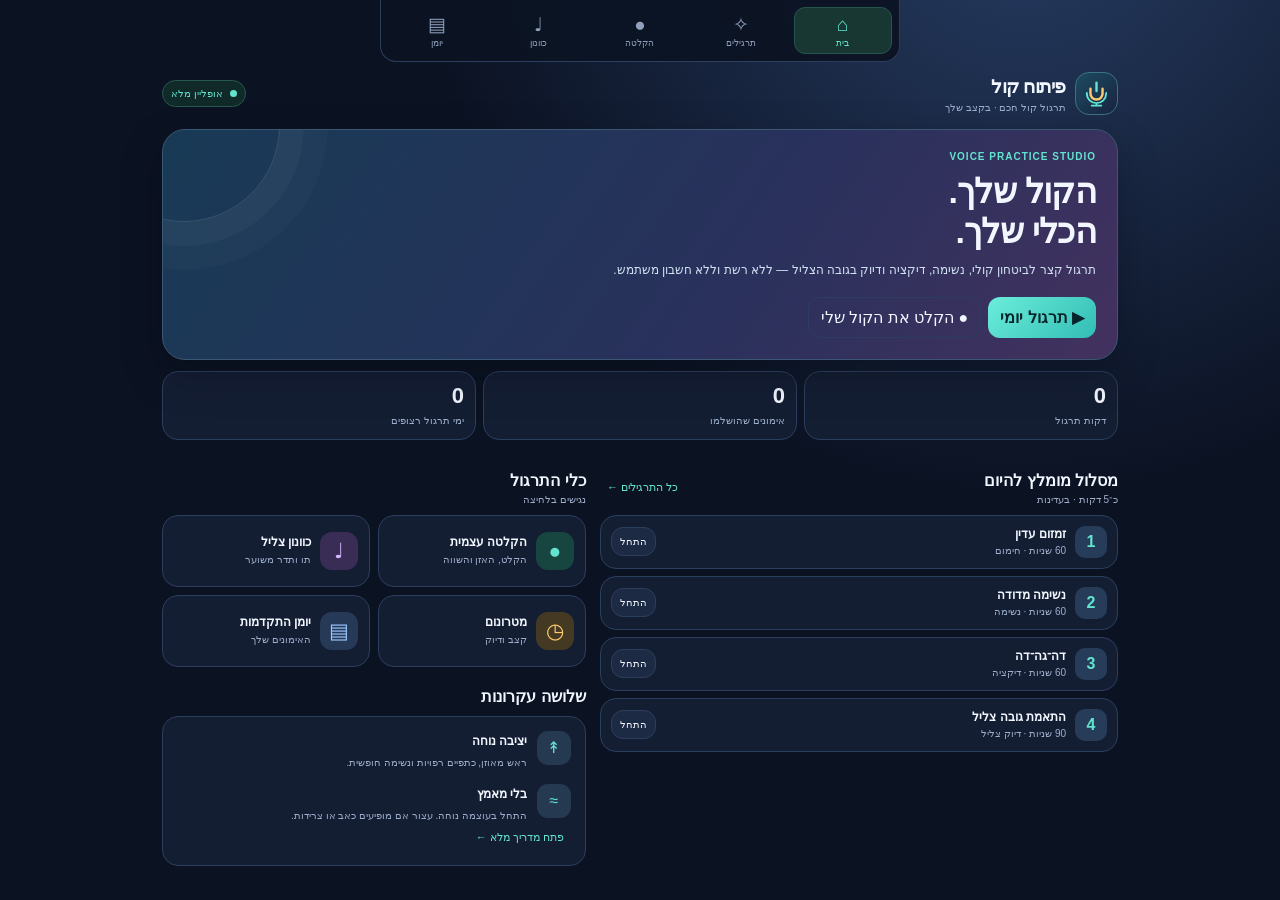
<file: voice-studio/index.html>
<!doctype html>
<html lang="he" dir="rtl"><head><meta charset="utf-8"><meta name="viewport" content="width=device-width,initial-scale=1,maximum-scale=1,viewport-fit=cover"><meta name="theme-color" content="#0b1222"><title>פיתוח קול — אימון קולי אופליין</title>
<style>
:root{--bg:#0b1222;--panel:#141e33;--p2:#1d2a44;--line:#2c3e5d;--ink:#f2f6ff;--muted:#9eafcb;--mint:#63e4d0;--gold:#ffc96f;--red:#ff7187}
*{box-sizing:border-box}html,body{margin:0;min-height:100%;background:var(--bg);color:var(--ink);font-family:Arial,"Noto Sans Hebrew",sans-serif}body{background:radial-gradient(ellipse at 80% -10%,#263b61 0,transparent 42%),var(--bg);overflow-x:hidden}button,input{font:inherit}button{cursor:pointer;border:1px solid var(--line);background:var(--p2);color:inherit;border-radius:12px;padding:10px 12px}button:disabled{opacity:.4;cursor:not-allowed}button:active{transform:scale(.98)}.primary{background:linear-gradient(135deg,#6bedda,#32bdb5);border:0;color:#08242b;font-weight:800}.ghost{background:transparent}.danger{color:#ffa4b4}.app{max-width:980px;margin:auto;padding:10px 12px calc(90px + env(safe-area-inset-bottom));min-height:100vh;min-height:100dvh}.top{display:flex;justify-content:space-between;align-items:center;gap:8px;padding:4px 0 14px}.brand{display:flex;align-items:center;gap:9px;min-width:0}.logo{width:43px;height:43px;flex-shrink:0;display:grid;place-items:center;background:linear-gradient(135deg,#1d4b62,#192440);border:1px solid #3c7380;border-radius:14px}.logo svg{width:29px;height:29px}.brand b{font-size:19px;white-space:nowrap;letter-spacing:-.5px}.brand b span{color:var(--mint)}.tagline{font-size:10px;color:var(--muted);margin-top:4px}.offline{font-size:10px;white-space:nowrap;color:var(--mint);border:1px solid #28594f;background:#102a2a;border-radius:20px;padding:7px 8px}.dot{display:inline-block;width:7px;height:7px;border-radius:50%;background:var(--mint);margin-left:4px}.page{display:none}.page.active{display:block}.eyebrow{font-size:10px;letter-spacing:1px;color:var(--mint);font-weight:800}.hero{position:relative;overflow:hidden;padding:21px;border:1px solid #3b5773;border-radius:23px;background:linear-gradient(125deg,#183a55,#29315c 60%,#43315f);box-shadow:0 16px 40px #02071044}.hero:after{content:"";position:absolute;left:-75px;top:-100px;width:190px;height:190px;border:1px solid #ffffff21;border-radius:50%;box-shadow:0 0 0 24px #ffffff08,0 0 0 48px #ffffff05}.hero h1{font-size:clamp(26px,5vw,34px);line-height:1.18;margin:9px 0;letter-spacing:-.7px}.hero p{font-size:12px;color:#d0e2f4;line-height:1.8;margin:0;max-width:490px}.actions{display:flex;gap:7px;flex-wrap:wrap;margin-top:15px;position:relative;z-index:1}.actions button{min-height:40px}.stats{display:grid;grid-template-columns:repeat(3,minmax(0,1fr));gap:7px;margin:11px 0}.stat,.card,.plan,.quick{border:1px solid var(--line);background:var(--panel);border-radius:16px;min-width:0}.stat{padding:11px}.stat strong{font-size:22px;display:block;font-variant-numeric:tabular-nums}.stat small{font-size:10px;color:var(--muted);display:block;margin-top:5px;line-height:1.4}.sect{display:flex;justify-content:space-between;align-items:center;gap:8px;margin:20px 0 10px}.sect h2{font-size:16px;margin:0}.sect p{font-size:10px;color:var(--muted);margin:4px 0 0}.link{background:none;border:0;color:var(--mint);padding:7px;font-size:11px}.dashboard-grid{display:grid;gap:12px}.plans{display:grid;gap:7px}.plan{display:flex;align-items:center;gap:9px;padding:10px}.num{width:32px;height:32px;display:grid;place-items:center;flex-shrink:0;border-radius:10px;background:#263c59;color:var(--mint);font-weight:800}.plan .copy{flex:1;min-width:0}.plan b{font-size:12px;display:block}.plan small{font-size:10px;color:var(--muted);display:block;margin-top:4px}.plan button{font-size:10px;padding:8px}.quick-grid{display:grid;grid-template-columns:repeat(2,minmax(0,1fr));gap:8px}.quick{display:flex;align-items:center;gap:9px;text-align:right;padding:11px;min-height:72px}.qicon{width:38px;height:38px;border-radius:12px;display:grid;place-items:center;flex-shrink:0;background:#17453f;color:var(--mint);font-size:21px}.quick:nth-child(2) .qicon{background:#392d55;color:#d7bbff}.quick:nth-child(3) .qicon{background:#443923;color:var(--gold)}.quick:nth-child(4) .qicon{background:#263957;color:#9ac7ff}.quick b{font-size:12px;display:block}.quick small{font-size:10px;color:var(--muted);display:block;margin-top:4px;line-height:1.4}.pagehead{margin:5px 0 15px}.pagehead h1{font-size:24px;margin:7px 0}.pagehead p{font-size:11px;line-height:1.7;color:var(--muted);margin:0}.search{width:100%;padding:12px;border-radius:12px;border:1px solid var(--line);background:var(--panel);color:var(--ink);margin:4px 0 10px;outline:none}.filters{display:flex;gap:5px;overflow-x:auto;padding:0 0 8px}.filters button{flex:0 0 auto;border-radius:20px;padding:8px 11px;font-size:10px}.filters .active{background:#194b49;color:#a9fff1;border-color:#398f84}.exercise-grid{display:grid;grid-template-columns:repeat(2,minmax(0,1fr));gap:8px}.exercise{padding:12px;display:flex;flex-direction:column;gap:8px}.ex-top{display:flex;justify-content:space-between;align-items:start}.exicon{width:38px;height:38px;display:grid;place-items:center;border-radius:12px;background:#223a52;font-size:20px}.favorite{border:0;background:transparent;color:#8b9bb7;font-size:20px;padding:0 3px}.favorite.on{color:var(--gold)}.exercise h3{font-size:13px;margin:0}.exercise p{font-size:10px;line-height:1.6;color:var(--muted);margin:0;flex:1}.pills{display:flex;gap:4px;flex-wrap:wrap}.pill{font-size:9px;color:#c6d4ee;background:#263652;border-radius:20px;padding:4px 6px}.exercise .start{font-size:11px;padding:9px}.card{padding:14px}.sub{font-size:11px;color:var(--muted);line-height:1.7;margin:0}.rec{text-align:center;padding:20px 12px}.ring{width:110px;height:110px;border-radius:50%;margin:18px auto;display:grid;place-items:center;background:radial-gradient(circle,#48263a 0,#251c31 62%,#142038 63%);border:2px solid #744157}.recbtn{width:62px;height:62px;border:0;border-radius:50%;background:#ff647d;display:grid;place-items:center;box-shadow:0 0 0 7px #ff647d1e}.recbtn span{width:22px;height:22px;border-radius:50%;background:white}.recbtn.recording span{width:18px;height:18px;border-radius:4px}.timer{font-size:31px;font-weight:900;font-variant-numeric:tabular-nums}.status{font-size:11px;color:var(--muted);min-height:23px;margin-top:5px}.meter{height:6px;background:#283852;border-radius:20px;overflow:hidden;max-width:300px;margin:12px auto}.meter span{display:block;height:100%;width:0;background:linear-gradient(90deg,var(--mint),var(--gold));transition:width .1s}.record-list,.log-list{display:grid;gap:7px}.recordrow,.logrow{display:flex;align-items:center;gap:8px;border:1px solid var(--line);border-radius:13px;padding:9px;background:var(--panel);min-width:0}.r-icon{width:34px;height:34px;border-radius:10px;display:grid;place-items:center;background:#223e50;color:var(--mint);flex-shrink:0}.r-meta{flex:1;min-width:0}.r-meta b{font-size:11px;display:block;overflow-wrap:anywhere}.r-meta small{font-size:9px;color:var(--muted);display:block;margin-top:4px}.recordrow button{padding:7px;font-size:10px;flex-shrink:0}.empty{border:1px dashed #3a4a67;border-radius:13px;padding:20px 12px;text-align:center;color:var(--muted);font-size:11px;line-height:1.7}.tuner{text-align:center;padding:18px 12px}.note{font-size:58px;font-weight:900;line-height:1;color:var(--mint)}.freq{font-size:12px;color:var(--muted);margin-top:8px}.gauge{height:72px;position:relative;max-width:300px;margin:15px auto 5px;overflow:hidden}.arc{position:absolute;left:50%;transform:translateX(-50%);width:270px;height:135px;border:8px solid #2c3d59;border-bottom:0;border-radius:140px 140px 0 0}.needle{position:absolute;bottom:0;left:50%;width:3px;height:60px;background:var(--gold);transform-origin:bottom center;transform:translateX(-50%);border-radius:5px}.needle:after{content:"";position:absolute;top:-4px;left:-4px;width:11px;height:11px;background:var(--gold);border-radius:50%}.glabels{display:flex;justify-content:space-between;max-width:270px;margin:auto;color:var(--muted);font-size:9px}.buttons{display:flex;gap:7px;flex-wrap:wrap;justify-content:center;margin-top:12px}.buttons button{min-width:100px}.tonegrid{display:grid;grid-template-columns:repeat(7,minmax(0,1fr));gap:4px;margin-top:10px}.tonegrid button{font-size:10px;padding:9px 1px}.tonegrid small{display:block;color:var(--muted);font-size:8px;margin-top:4px}.bpm{display:flex;gap:14px;align-items:center;justify-content:center;margin:15px 0}.bpm button{width:42px;height:42px;padding:0;font-size:22px}.bpmval{font-size:41px;font-weight:900;min-width:80px}.bpmval small{display:block;font-size:10px;font-weight:400;color:var(--muted)}.beats{display:flex;justify-content:center;gap:9px;margin:15px}.beat{height:14px;width:14px;border-radius:50%;background:#2e3b56}.beat.on{background:var(--mint);box-shadow:0 0 12px #63e4d066}.guide{display:grid;gap:13px}.guideitem{display:flex;gap:10px;align-items:flex-start}.gicon{width:34px;height:34px;background:#253a51;color:var(--mint);border-radius:11px;display:grid;place-items:center;flex-shrink:0}.guideitem b{font-size:12px}.guideitem p{font-size:10px;color:var(--muted);line-height:1.7;margin:5px 0 0}.notice{border:1px solid #334d67;background:#1b2b40;border-radius:12px;padding:11px;font-size:10px;color:#d5e4f4;line-height:1.8;margin-top:12px}.bottom{position:fixed;z-index:20;bottom:0;left:0;right:0;padding:7px 7px calc(7px + env(safe-area-inset-bottom));display:flex;gap:3px;background:#0c1424f5;border-top:1px solid #2a3853;backdrop-filter:blur(14px)}.nav{flex:1;min-width:0;border:1px solid transparent;background:transparent;color:#8fa0bc;border-radius:11px;padding:7px 2px 5px;display:flex;flex-direction:column;align-items:center;gap:4px;font-size:9px}.nav .ni{font-size:19px;line-height:1}.nav.active{background:#183632;border-color:#27544c;color:var(--mint)}.modalbg{position:fixed;inset:0;z-index:50;background:#030713dc;display:none;align-items:flex-end;justify-content:center;padding:8px}.modalbg.show{display:flex}.modal{width:min(600px,100%);max-height:90dvh;overflow:auto;border:1px solid #435676;border-radius:22px;background:var(--panel);padding:17px}.modhead{display:flex;justify-content:space-between;gap:8px}.modhead h2{font-size:20px;margin:5px 0}.close{width:34px;height:34px;padding:0;border-radius:50%;font-size:20px}.symbol{text-align:center;font-size:45px;margin:8px}.ptimer{text-align:center;font-size:41px;font-weight:900;margin:10px}.steps{font-size:12px;line-height:1.85;background:#0f1b30;border:1px solid var(--line);border-radius:12px;padding:12px}.pr-actions{display:flex;gap:7px;margin-top:10px}.pr-actions button{flex:1}.toast{position:fixed;bottom:88px;left:50%;z-index:90;max-width:90vw;transform:translate(-50%,14px);opacity:0;pointer-events:none;background:#dffff6;color:#092a2b;padding:11px 15px;border-radius:12px;font-size:11px;font-weight:800;transition:.2s;text-align:center}.toast.show{transform:translate(-50%,0);opacity:1}.light{--bg:#edf2fa;--panel:#fff;--p2:#e6edf7;--line:#d6e0ed;--ink:#19273e;--muted:#667895;color-scheme:light}.light body{background:var(--bg)}.light .bottom{background:#f6f9fff3;border-color:#d0dae8}.light .nav.active{background:#dff8f2}.light .steps{background:#f5f8ff}.light .notice{background:#e7eff8;color:#31425c}
@media(min-width:780px){.app{padding-top:22px;padding-bottom:26px}.dashboard-grid{display:grid;grid-template-columns:1.1fr .9fr;gap:14px}.quick-grid{grid-template-columns:repeat(2,minmax(0,1fr))}.exercise-grid{grid-template-columns:repeat(3,minmax(0,1fr))}.bottom{top:0;bottom:auto;left:50%;right:auto;transform:translateX(-50%);width:min(520px,62vw);border-radius:0 0 16px 16px;border:1px solid var(--line);border-top:0}.app{padding-top:68px}.toast{bottom:20px}}
@media(max-width:370px){.app{padding-left:8px;padding-right:8px}.brand b{font-size:17px}.offline{font-size:9px;padding:6px}.hero{padding:17px}.stats{gap:5px}.stat{padding:9px}.stat strong{font-size:19px}.quick{padding:9px;gap:7px}.qicon{width:34px;height:34px}.exercise-grid{grid-template-columns:1fr}.tonegrid{gap:2px}.tonegrid button{font-size:9px}}
</style></head><body>
<div class="app">
<header class="top"><div class="brand"><div class="logo"><svg viewBox="0 0 48 48" fill="none"><path d="M24 6v14" stroke="#63e4d0" stroke-width="4" stroke-linecap="round"/><path d="M14 16v8a10 10 0 0020 0v-8" stroke="#ffc96f" stroke-width="4" stroke-linecap="round"/><path d="M8 23v1a16 16 0 0032 0v-1M24 40v4m-8 0h16" stroke="#63e4d0" stroke-width="3" stroke-linecap="round"/></svg></div><div><b>פיתוח קול</b><div class="tagline">תרגול קול חכם · בקצב שלך</div></div></div><div class="offline"><i class="dot"></i> אופליין מלא</div></header>
<main>
<section class="page active" id="page-home">
<div class="hero"><div class="eyebrow">VOICE PRACTICE STUDIO</div><h1>הקול שלך.<br>הכלי שלך.</h1><p>תרגול קצר לביטחון קולי, נשימה, דיקציה ודיוק בגובה הצליל — ללא רשת וללא חשבון משתמש.</p><div class="actions"><button class="primary" id="startDaily">▶ תרגול יומי</button><button class="ghost" id="quickRecord">● הקלט את הקול שלי</button></div></div>
<div class="stats"><div class="stat"><strong id="statMinutes">0</strong><small>דקות תרגול</small></div><div class="stat"><strong id="statSessions">0</strong><small>אימונים שהושלמו</small></div><div class="stat"><strong id="statStreak">0</strong><small>ימי תרגול רצופים</small></div></div>
<div class="dashboard-grid"><div><div class="sect"><div><h2>מסלול מומלץ להיום</h2><p>כ־5 דקות · בעדינות</p></div><button class="link" id="goExercises">כל התרגילים ←</button></div><div class="plans" id="dailyPlan"></div></div>
<div><div class="sect"><div><h2>כלי התרגול</h2><p>נגישים בלחיצה</p></div></div><div class="quick-grid">
<button class="quick" data-page="recorder"><span class="qicon">●</span><span><b>הקלטה עצמית</b><small>הקלט, האזן והשווה</small></span></button>
<button class="quick" data-page="tuner"><span class="qicon">♩</span><span><b>כוונון צליל</b><small>תו ותדר משוער</small></span></button>
<button class="quick" data-page="metronome"><span class="qicon">◷</span><span><b>מטרונום</b><small>קצב ודיוק</small></span></button>
<button class="quick" data-page="journal"><span class="qicon">▤</span><span><b>יומן התקדמות</b><small>האימונים שלך</small></span></button>
</div><div class="sect"><h2>שלושה עקרונות</h2></div><div class="card"><div class="guide">
<div class="guideitem"><span class="gicon">↟</span><div><b>יציבה נוחה</b><p>ראש מאוזן, כתפיים רפויות ונשימה חופשית.</p></div></div>
<div class="guideitem"><span class="gicon">≈</span><div><b>בלי מאמץ</b><p>התחל בעוצמה נוחה. עצור אם מופיעים כאב או צרידות.</p></div></div></div><button class="link" id="goGuide">פתח מדריך מלא ←</button></div></div>
</div></section>
<section class="page" id="page-exercises"><div class="pagehead"><div class="eyebrow">LIBRARY</div><h1>ספריית התרגילים</h1><p>בחר תרגיל לפי המטרה. ההנחיות מובנות באפליקציה וזמינות ללא רשת.</p></div><input class="search" id="exerciseSearch" placeholder="⌕ חיפוש תרגיל..." aria-label="חיפוש תרגיל"><div class="filters" id="exerciseFilters"><button class="active" data-filter="all">הכול</button><button data-filter="warmup">חימום</button><button data-filter="breath">נשימה</button><button data-filter="diction">דיקציה</button><button data-filter="pitch">דיוק צליל</button><button data-filter="resonance">תהודה</button><button data-filter="favorite">★ מועדפים</button></div><div class="exercise-grid" id="exerciseList"></div></section>
<section class="page" id="page-recorder"><div class="pagehead"><div class="eyebrow">RECORD & LISTEN</div><h1>הקלטה עצמית</h1><p>הקלט תרגול, האזן לו ושמור במכשיר. לא מועלה שמע לרשת.</p></div><div class="card rec"><div class="eyebrow">LOCAL AUDIO RECORDER</div><div class="ring"><button class="recbtn" id="recordBtn" aria-label="התחל הקלטה"><span></span></button></div><div class="timer" id="recordTimer">00:00</div><div class="status" id="recordStatus">מוכן להקלטה · לחץ כדי להתחיל</div><div class="meter"><span id="recordMeter"></span></div><div class="buttons"><button id="stopRecordBtn" disabled>■ עצור ושמור</button><button id="refreshRecordingsBtn">↻ רענן</button></div></div><div class="sect"><div><h2>ההקלטות שלי</h2><p>נשמרות במכשיר בלבד</p></div><span class="pill" id="recordingCount">0 הקלטות</span></div><div class="record-list" id="recordingsList"><div class="empty">ההקלטות יופיעו כאן אחרי השמירה.</div></div><div class="notice">טיפ: הקלט קטע קצר בתחילת הדרך ובהמשך הקלט אותו שוב בתנאים דומים. השווה בנחת, בלי לבחון את עצמך לפי כל הבדל קטן.</div></section>
<section class="page" id="page-tuner"><div class="pagehead"><div class="eyebrow">PITCH & TONE</div><h1>כוונון גובה צליל</h1><p>הפעל את המיקרופון לקבלת הערכת תדר, התו הקרוב והסטייה ממנו.</p></div><div class="card tuner"><div class="eyebrow">LIVE PITCH</div><div class="note" id="pitchNote">—</div><div class="freq" id="pitchFrequency">ממתין להפעלת המיקרופון</div><div class="gauge"><div class="arc"></div><div class="needle" id="gaugeNeedle"></div></div><div class="glabels"><span>נמוך ♭</span><span>מדויק</span><span>גבוה ♯</span></div><div class="meter"><span id="pitchMeter"></span></div><div class="buttons"><button class="primary" id="startTunerBtn">▶ הפעל כוונון</button><button id="stopTunerBtn" disabled>■ עצור</button></div><div class="notice" id="tunerStatus">הכוונון פועל מקומית ואינו שומר קול. איכות המדידה תלויה במיקרופון וברעש סביבתי.</div></div><div class="sect"><div><h2>השמע תו לדוגמה</h2><p>נוצר במקום, ללא קובץ שמע</p></div></div><div class="card"><div class="tonegrid" id="toneGrid"></div><div class="buttons"><button id="stopToneBtn">■ הפסק צליל</button></div></div></section>
<section class="page" id="page-metronome"><div class="pagehead"><div class="eyebrow">RHYTHM TRAINER</div><h1>מטרונום</h1><p>תרגל הברות, סולפג׳ וקצב. התחל לאט והעלה קצב רק כשנוח.</p></div><div class="card tuner"><div class="eyebrow">BEATS PER MINUTE</div><div class="bpm"><button id="bpmMinus">−</button><div class="bpmval"><span id="bpmValue">80</span><small>פעימות לדקה</small></div><button id="bpmPlus">＋</button></div><input type="range" min="40" max="200" value="80" id="bpmSlider" style="width:100%;accent-color:var(--mint)"><div class="beats" id="beatIndicators"><i class="beat"></i><i class="beat"></i><i class="beat"></i><i class="beat"></i></div><div class="buttons"><button class="primary" id="metronomeToggle">▶ התחל מטרונום</button><button id="tapTempo">⌁ הקש לקצב</button></div><p class="sub" id="metronomeStatus" style="margin-top:12px">80 פעימות בדקה · 4/4</p></div><div class="sect"><h2>תרגול עם קצב</h2></div><div class="card"><div class="guide"><div class="guideitem"><span class="gicon">1</span><div><b>בחר קצב נוח</b><p>אפשר להתחיל בין 60 ל־80 פעימות בדקה.</p></div></div><div class="guideitem"><span class="gicon">2</span><div><b>הברות קבועות</b><p>אמור ״מה־מי־מו־מה״, פעימה אחת לכל הברה.</p></div></div><div class="guideitem"><span class="gicon">3</span><div><b>בלי לחץ</b><p>אם הנשימה מתקצרת או הקול מתעייף, האט או עצור.</p></div></div></div></div></section>
<section class="page" id="page-journal"><div class="pagehead"><div class="eyebrow">YOUR PROGRESS</div><h1>יומן התקדמות</h1><p>הנתונים נשמרים מקומית. אין חשבון משתמש ואין סנכרון ענן.</p></div><div class="stats"><div class="stat"><strong id="journalMinutes">0</strong><small>דקות תרגול</small></div><div class="stat"><strong id="journalSessions">0</strong><small>תרגילים שהושלמו</small></div><div class="stat"><strong id="journalDays">0</strong><small>ימי תרגול</small></div></div><div class="sect"><div><h2>האימונים האחרונים</h2><p>במכשיר הזה</p></div><button class="link" id="exportJournal">ייצוא יומן ↗</button></div><div class="log-list" id="journalList"></div><div class="sect"><h2>המועדפים שלי</h2></div><div class="exercise-grid" id="favoriteList"></div></section>
<section class="page" id="page-guide"><div class="pagehead"><div class="eyebrow">VOICE CARE</div><h1>מדריך לתרגול נכון</h1><p>עקרונות בסיסיים לעבודה נוחה ועקבית עם הקול.</p></div><div class="card"><div class="guide">
<div class="guideitem"><span class="gicon">①</span><div><b>יציבה חופשית</b><p>שמור על ראש מאוזן, כתפיים רפויות ועמידה יציבה, בלי להקשיח את הגוף.</p></div></div>
<div class="guideitem"><span class="gicon">②</span><div><b>נשימה שקטה</b><p>שאף בנוחות דרך האף או הפה. נשוף בהדרגה, בלי לדחוף את כל האוויר בבת אחת.</p></div></div>
<div class="guideitem"><span class="gicon">③</span><div><b>חימום הדרגתי</b><p>התחל בעוצמה נמוכה ובטווח נוח. זמזום רך וגלישות קטנות יכולים לשמש פתיחה עדינה.</p></div></div>
<div class="guideitem"><span class="gicon">④</span><div><b>דיקציה בלי לחץ</b><p>האט מעט והפרד בין הברות. בהירות נוצרת מתנועת לשון ושפתיים מדויקת, לא מצעקה.</p></div></div>
<div class="guideitem"><span class="gicon">⑤</span><div><b>מים והפסקות</b><p>שתה מים לאורך היום ועצור אם הקול מתעייף. אל תנסה לפצות על צרידות בהגברת העוצמה.</p></div></div>
<div class="guideitem"><span class="gicon">⑥</span><div><b>תרגול עקבי</b><p>כמה דקות נוחות בכל פעם עדיפות על אימון ממושך ומאומץ. הקלט מדי פעם קטע קצר למעקב.</p></div></div></div></div><div class="notice"><b>חשוב:</b> הפסק תרגיל שגורם לכאב, צרידות או אי־נוחות. האפליקציה היא כלי תרגול כללי, לא כלי רפואי ולא תחליף להדרכה אישית כשיש צורך.</div><div class="sect"><h2>הגדרות</h2></div><div class="card"><div class="buttons"><button id="themeToggle">◐ החלף מראה</button><button id="clearJournal" class="danger">נקה יומן תרגול</button></div><p class="sub" style="margin-top:10px">הקלטות נשמרות באחסון הפרטי של האפליקציה; ניקוי נתוני האפליקציה עלול למחוק אותן.</p></div></section>
</main></div>
<nav class="bottom" id="bottomNav"><button class="nav active" data-page="home"><span class="ni">⌂</span><span>בית</span></button><button class="nav" data-page="exercises"><span class="ni">✧</span><span>תרגילים</span></button><button class="nav" data-page="recorder"><span class="ni">●</span><span>הקלטה</span></button><button class="nav" data-page="tuner"><span class="ni">♩</span><span>כוונון</span></button><button class="nav" data-page="journal"><span class="ni">▤</span><span>יומן</span></button></nav>
<div class="modalbg" id="practiceModal" role="dialog" aria-modal="true" aria-labelledby="practiceTitle"><div class="modal"><div class="modhead"><div><div class="eyebrow">GUIDED PRACTICE</div><h2 id="practiceTitle">תרגול קולי</h2></div><button class="close" id="closePractice">×</button></div><div class="symbol" id="practiceSymbol">≈</div><div class="ptimer" id="practiceTimer">01:00</div><div class="steps"><b style="color:var(--mint)">איך מתרגלים</b><div id="practiceSteps" style="margin-top:6px"></div></div><div class="pr-actions"><button class="primary" id="practiceStart">▶ התחל טיימר</button><button id="practiceFinish">✓ סיימתי</button></div></div></div>
<div class="toast" id="toast" role="status" aria-live="polite"></div>
<script>
(function(){
'use strict';
const $=id=>document.getElementById(id), KEY='kolStudioStateV1', DB='kolStudioAudioV1';
const exercises=[
{id:'warm-hum',title:'זמזום עדין',cat:'warmup',icon:'〰',sec:60,level:'מתחילים',desc:'התחלה רכה בלי לדחוף את הקול.',steps:['שב או עמוד בנוחות ושחרר כתפיים.','סגור שפתיים בעדינות והפק זמזום שקט ונוח.','החזק כמה שניות ונוח בין חזרות.','אל תנסה להגיע לגובה או לעוצמה בכוח.']},
{id:'lip-trill',title:'רטט שפתיים',cat:'warmup',icon:'〰',sec:60,level:'מתחילים',desc:'זרימת אוויר רציפה ברטט קל.',steps:['הרפה שפתיים ונסה רטט קצר.','חזור למשך 2–4 שניות בכל פעם.','אפשר לגלוש מעט מעלה ומטה בטווח נוח.','עצור אם מופיע לחץ או כאב.']},
{id:'sirens',title:'גלישות קטנות',cat:'warmup',icon:'〽',sec:60,level:'מתחילים',desc:'מעבר הדרגתי בין צלילים קרובים.',steps:['בחר צליל נוח באמצע הטווח.','גלוש מעט למעלה וחזור אליו.','גלוש מעט למטה וחזור, בלי לכפות טווח.','שמור על צליל קל ונינוח.']},
{id:'breath',title:'נשימה מדודה',cat:'breath',icon:'🌬',sec:60,level:'רגוע',desc:'שאיפה ונשיפה בנוחות וללא מאמץ.',steps:['שאף בנוחות במשך ארבע ספירות.','אפשר לעבור ישר לנשיפה בלי עצירה.','נשוף בעדינות במשך שש ספירות.','חזור לנשימה רגילה אם יש סחרחורת.']},
{id:'sss',title:'זרם אוויר על ס׳',cat:'breath',icon:'≈',sec:60,level:'מתחילים',desc:'זרם אוויר אחיד למשך קצר ונוח.',steps:['שאף נשימה רגילה ונוחה.','הפק ס׳ שקטה ורציפה בלי לדחוף אוויר.','כוון לזרם אחיד, לא לשיא זמן.','נוח בין חזרות.']},
{id:'phrases',title:'נשימה בין משפטים',cat:'breath',icon:'↗',sec:90,level:'דיבור',desc:'חלוקת משפטים לקבוצות נשימה טבעיות.',steps:['בחר משפט קצר.','מצא נקודת נשימה טבעית לפי המשמעות.','אמור את המשפט בקול רגיל.','אל תסחט את סוף המשפט על שארית אוויר.']},
{id:'diction',title:'דה־גה־דה',cat:'diction',icon:'👄',sec:60,level:'דיקציה',desc:'דיוק בהברות בלי להאיץ.',steps:['אמור לאט: דה — גה — דה — גה.','הפרד היטב בין ההברות.','האץ מעט רק כשההגייה נשארת ברורה.','שחרר את הלסת.']},
{id:'tongue',title:'לשון ושפתיים',cat:'diction',icon:'👅',sec:75,level:'דיקציה',desc:'דיוק ברצפי הברות קצרים.',steps:['אמור: לה־לי־לו־לה, לאט.','החלף ל: טה־טי־טו־טה.','שמור על תנועת לשון מדויקת ולסת רפויה.','סיים במשפט רגיל וברור.']},
{id:'read',title:'קריאה בהירה',cat:'diction',icon:'▤',sec:90,level:'דיבור',desc:'קצב יציב וסיום ברור של מילים.',steps:['בחר שני משפטים קצרים.','קרא בקצב נוח עם הפסקות טבעיות.','הקפד על סוף כל מילה.','חזור פעם נוספת באיטיות מעט גדולה יותר.']},
{id:'pitch',title:'התאמת גובה צליל',cat:'pitch',icon:'♩',sec:90,level:'דיוק',desc:'האזנה לצליל יחיד והתאמה נוחה.',steps:['השמע תו לדוגמה מתוך כלי הכוונון.','הקשב לפני שאתה מחקה אותו.','נסה להתאים את הגובה בלי להרים עוצמה.','המדידה משוערת ותלויה במיקרופון ובסביבה.']},
{id:'solfege',title:'סולפג׳ בסיסי',cat:'pitch',icon:'♫',sec:120,level:'ביניים',desc:'תרגול תווים בהדרגה בעזרת צלילים.',steps:['השמע תו אחד ובחר הברה כמו דו או לה.','חזור על אותו תו.','עבור לתו סמוך רק אם נוח.','נוח בין חזרות.']},
{id:'resonance',title:'תהודה רכה',cat:'resonance',icon:'✦',sec:60,level:'ביניים',desc:'זמזום קל ותחושת רטט טבעית.',steps:['הפק זמזום שקט על מ׳ או נ׳.','שים לב לתחושה בלי לכפות אותה.','פתח בעדינות לתנועה כמו מִי.','אם הגרון נלחץ, חזור לזמזום קל או עצור.']},
{id:'vowels',title:'מעבר תנועות',cat:'resonance',icon:'◉',sec:75,level:'ביניים',desc:'מעבר נינוח בין אה, אי, או ואו.',steps:['אמור א׳ בנוחות בלי להגדיל עוצמה.','עבור לתנועה הבאה ברכות.','שמור על תחושת קלות.','עצור אם יש אי־נוחות.']}
];
let S={favorites:[],logs:[],totalMinutes:0,totalSessions:0,theme:'dark'}, filter='all', practice=null, pleft=0, ptimer=null, recording=false, recStart=0, recInterval=null, mediaRecorder=null, mediaStream=null, chunks=[], dbPromise=null, tunerOn=false, tunerContext=null, tunerAnalyser=null, tunerStream=null, pitchRAF=0, ctxAudio=null, toneOsc=null, metaRecords=[], bpm=80, metro=false, beatNo=0, metroTimer=null, lastTap=0, taps=[];
function toast(s){const e=$('toast');e.textContent=s;e.classList.add('show');clearTimeout(toast.t);toast.t=setTimeout(()=>e.classList.remove('show'),2400)}
function persist(){try{localStorage.setItem(KEY,JSON.stringify(S))}catch(e){}}
function loadS(){try{S=Object.assign(S,JSON.parse(localStorage.getItem(KEY)||'{}'))}catch(e){}}
function catName(c){return{warmup:'חימום',breath:'נשימה',diction:'דיקציה',pitch:'דיוק צליל',resonance:'תהודה'}[c]||c}
function nav(p){document.querySelectorAll('.page').forEach(e=>e.classList.toggle('active',e.id==='page-'+p));document.querySelectorAll('.nav').forEach(e=>e.classList.toggle('active',e.dataset.page===p));if(p==='journal')renderJournal();if(p==='recorder')loadRecords();if(p==='exercises')renderExercises();window.scrollTo(0,0)}
document.querySelectorAll('[data-page]').forEach(b=>b.onclick=()=>nav(b.dataset.page));
function cardExercise(e){const a=document.createElement('article');a.className='card exercise';const top=document.createElement('div');top.className='ex-top';const ic=document.createElement('div');ic.className='exicon';ic.textContent=e.icon;const fav=document.createElement('button');fav.className='favorite'+(S.favorites.includes(e.id)?' on':'');fav.textContent=S.favorites.includes(e.id)?'★':'☆';fav.onclick=()=>{S.favorites=S.favorites.includes(e.id)?S.favorites.filter(x=>x!==e.id):S.favorites.concat(e.id);persist();renderExercises();renderHome();renderJournal()};top.append(ic,fav);const title=document.createElement('h3');title.textContent=e.title;const desc=document.createElement('p');desc.textContent=e.desc;const pills=document.createElement('div');pills.className='pills';[catName(e.cat),e.sec+' שניות',e.level].forEach(t=>{const x=document.createElement('span');x.className='pill';x.textContent=t;pills.appendChild(x)});const btn=document.createElement('button');btn.className='primary start';btn.textContent='התחל תרגיל ←';btn.onclick=()=>openPractice(e.id);a.append(top,title,desc,pills,btn);return a}
function renderExercises(){const q=$('exerciseSearch').value.trim().toLowerCase(),arr=exercises.filter(e=>(filter==='all'||(filter==='favorite'?S.favorites.includes(e.id):filter===e.cat))&&(e.title+' '+e.desc+' '+catName(e.cat)).toLowerCase().includes(q));const el=$('exerciseList');el.innerHTML='';if(!arr.length){el.innerHTML='<div class="empty" style="grid-column:1/-1">לא נמצאו תרגילים מתאימים.</div>';return}arr.forEach(e=>el.appendChild(cardExercise(e)))}
document.querySelectorAll('#exerciseFilters button').forEach(b=>b.onclick=()=>{filter=b.dataset.filter;document.querySelectorAll('#exerciseFilters button').forEach(x=>x.classList.toggle('active',x===b));renderExercises()});$('exerciseSearch').oninput=renderExercises;
function localDay(d){return d.getFullYear()+'-'+String(d.getMonth()+1).padStart(2,'0')+'-'+String(d.getDate()).padStart(2,'0')}
function streak(){const days=Array.from(new Set(S.logs.map(l=>l.day))).sort().reverse();if(!days.length)return 0;const today=localDay(new Date()),y=localDay(new Date(Date.now()-86400000));if(days[0]!==today&&days[0]!==y)return 0;let expected=new Date((days[0]===today?today:y)+'T12:00:00'),n=0;for(const d of days){if(d===localDay(expected)){n++;expected.setDate(expected.getDate()-1)}else break}return n}
function renderHome(){$('statMinutes').textContent=S.totalMinutes||0;$('statSessions').textContent=S.totalSessions||0;$('statStreak').textContent=streak();const list=$('dailyPlan');list.innerHTML='';['warm-hum','breath','diction','pitch'].forEach((id,i)=>{const e=exercises.find(x=>x.id===id),row=document.createElement('div');row.className='plan';row.innerHTML='<span class="num">'+(i+1)+'</span><span class="copy"><b></b><small></small></span><button>התחל</button>';row.querySelector('b').textContent=e.title;row.querySelector('small').textContent=e.sec+' שניות · '+catName(e.cat);row.querySelector('button').onclick=()=>openPractice(id);list.appendChild(row)})}
function openPractice(id){practice=exercises.find(x=>x.id===id);if(!practice)return;pleft=practice.sec;$('practiceTitle').textContent=practice.title;$('practiceSymbol').textContent=practice.icon;$('practiceSteps').innerHTML='';practice.steps.forEach((x,i)=>{const p=document.createElement('p');p.style.margin='4px 0';p.textContent=(i+1)+'. '+x;$('practiceSteps').appendChild(p)});updatePT();$('practiceStart').textContent='▶ התחל טיימר';$('practiceModal').classList.add('show')}
function updatePT(){$('practiceTimer').textContent=String(Math.floor(pleft/60)).padStart(2,'0')+':'+String(pleft%60).padStart(2,'0')}
function stopPT(){if(ptimer)clearInterval(ptimer);ptimer=null}
$('practiceStart').onclick=()=>{if(ptimer){stopPT();$('practiceStart').textContent='▶ המשך';return}if(pleft<=0)pleft=practice.sec;$('practiceStart').textContent='Ⅱ השהה';ptimer=setInterval(()=>{pleft=Math.max(0,pleft-1);updatePT();if(!pleft){stopPT();$('practiceStart').textContent='↻ חזור';toast('הזמן הסתיים — כל הכבוד על התרגול')}} ,1000)};
function finishPractice(){if(!practice)return;stopPT();const m=Math.max(1,Math.round(practice.sec/60));S.logs.unshift({id:Date.now(),title:practice.title,cat:catName(practice.cat),minutes:m,day:localDay(new Date()),date:new Date().toLocaleString('he-IL')});S.totalMinutes=(S.totalMinutes||0)+m;S.totalSessions=(S.totalSessions||0)+1;persist();$('practiceModal').classList.remove('show');practice=null;renderHome();renderJournal();toast('התרגול נשמר ביומן ✓')}
$('practiceFinish').onclick=finishPractice;$('closePractice').onclick=()=>{$('practiceModal').classList.remove('show');stopPT();practice=null};$('practiceModal').onclick=e=>{if(e.target===$('practiceModal')){$('practiceModal').classList.remove('show');stopPT();practice=null}};
function renderJournal(){$('journalMinutes').textContent=S.totalMinutes||0;$('journalSessions').textContent=S.totalSessions||0;$('journalDays').textContent=new Set(S.logs.map(x=>x.day)).size;const el=$('journalList');el.innerHTML='';if(!S.logs.length)el.innerHTML='<div class="empty">עדיין אין אימונים ביומן. השלם תרגיל קצר כדי להתחיל.</div>';S.logs.slice(0,25).forEach(l=>{const row=document.createElement('div');row.className='logrow';const a=document.createElement('div');a.className='r-meta';const b=document.createElement('b');b.textContent=l.title;const sm=document.createElement('small');sm.textContent=l.date+' · '+l.cat;a.append(b,sm);const m=document.createElement('b');m.textContent=l.minutes+' דק׳';row.append(a,m);el.appendChild(row)});const f=$('favoriteList');f.innerHTML='';const favs=exercises.filter(e=>S.favorites.includes(e.id));if(!favs.length)f.innerHTML='<div class="empty" style="grid-column:1/-1">שמור מועדפים באמצעות ☆ בספריית התרגילים.</div>';favs.forEach(e=>f.appendChild(cardExercise(e)))}
$('goExercises').onclick=()=>nav('exercises');$('goGuide').onclick=()=>nav('guide');$('startDaily').onclick=()=>openPractice('warm-hum');$('quickRecord').onclick=()=>{nav('recorder');setTimeout(startRecord,150)};
$('exportJournal').onclick=()=>downloadBlob(new Blob([JSON.stringify(S,null,2)],{type:'application/json'}),'kol-studio-journal.json');$('clearJournal').onclick=()=>{if(confirm('למחוק את יומן התרגול המקומי?')){S.logs=[];S.totalMinutes=0;S.totalSessions=0;persist();renderJournal();renderHome();toast('היומן נוקה')}};$('themeToggle').onclick=()=>{S.theme=S.theme==='light'?'dark':'light';document.body.classList.toggle('light',S.theme==='light');persist()};
function openDB(){if(dbPromise)return dbPromise;dbPromise=new Promise((resolve,reject)=>{if(!indexedDB){reject(Error('IndexedDB unavailable'));return}const r=indexedDB.open(DB,1);r.onupgradeneeded=()=>{if(!r.result.objectStoreNames.contains('files'))r.result.createObjectStore('files',{keyPath:'id'})};r.onsuccess=()=>resolve(r.result);r.onerror=()=>reject(r.error)});return dbPromise}
async function saveBrowserRecord(o){try{const d=await openDB();return await new Promise((res,rej)=>{const tx=d.transaction('files','readwrite');tx.objectStore('files').put(o);tx.oncomplete=()=>res(true);tx.onerror=()=>rej(tx.error)})}catch(e){return false}}
async function getBrowserRecords(){try{const d=await openDB();return await new Promise((res,rej)=>{const r=d.transaction('files').objectStore('files').getAll();r.onsuccess=()=>res(r.result||[]);r.onerror=()=>rej(r.error)})}catch(e){return []}}
function fmtSize(s){return !s?'שמע מקומי':s<1024?s+' B':Math.round(s/1024)+' KB'}
async function loadRecords(){if(window.AndroidBridge&&AndroidBridge.requestRecordings){AndroidBridge.requestRecordings();return}const a=await getBrowserRecords();renderRecords(a.map(x=>({id:x.id,name:x.name,size:x.blob.size,date:new Date(x.ts).toLocaleString('he-IL'),browser:true})))}
function renderRecords(arr){const el=$('recordingsList');el.innerHTML='';$('recordingCount').textContent=arr.length+' הקלטות';if(!arr.length){el.innerHTML='<div class="empty">אין הקלטות שמורות כרגע.<br>התחל בהקלטה קצרה כדי לראות אותה כאן.</div>';return}arr.forEach(r=>{const row=document.createElement('div');row.className='recordrow';const ic=document.createElement('div');ic.className='r-icon';ic.textContent='♫';const meta=document.createElement('div');meta.className='r-meta';const b=document.createElement('b');b.textContent=r.name;const sm=document.createElement('small');sm.textContent=(r.date||'')+' · '+fmtSize(r.size);meta.append(b,sm);const play=document.createElement('button');play.textContent='▶';play.onclick=()=>playRecord(r);const del=document.createElement('button');del.textContent='⌫';del.className='danger';del.onclick=()=>deleteRecord(r);row.append(ic,meta,play,del);el.appendChild(row)})}
async function playRecord(r){if(window.AndroidBridge&&AndroidBridge.playRecording){AndroidBridge.playRecording(r.name);return}const d=await openDB(),v=await new Promise((res,rej)=>{const q=d.transaction('files').objectStore('files').get(r.id);q.onsuccess=()=>res(q.result);q.onerror=()=>rej(q.error)});if(v){const audio=new Audio(URL.createObjectURL(v.blob));audio.play().catch(()=>toast('לא ניתן לנגן הקובץ'))}}
async function deleteRecord(r){if(!confirm('למחוק את ההקלטה מהמכשיר?'))return;if(window.AndroidBridge&&AndroidBridge.deleteRecording)AndroidBridge.deleteRecording(r.name);else{const d=await openDB();await new Promise(res=>{const t=d.transaction('files','readwrite');t.objectStore('files').delete(r.id);t.oncomplete=res})}await loadRecords();toast('ההקלטה נמחקה')}
function updateRecUi(on){recording=on;$('recordBtn').classList.toggle('recording',on);$('stopRecordBtn').disabled=!on;$('recordStatus').textContent=on?'מקליט כעת — דבר או תרגל בנוחות':'מוכן להקלטה · לחץ כדי להתחיל';if(!on){$('recordTimer').textContent='00:00';$('recordMeter').style.width='0%';if(recInterval)clearInterval(recInterval);recInterval=null}else if(!recInterval)recInterval=setInterval(tickRec,250)}
function tickRec(){const n=Math.floor((Date.now()-recStart)/1000);$('recordTimer').textContent=String(Math.floor(n/60)).padStart(2,'0')+':'+String(n%60).padStart(2,'0');$('recordMeter').style.width=(20+Math.abs(Math.sin(Date.now()/170))*70)+'%'}
async function startRecord(){if(recording)return;if(window.AndroidBridge&&AndroidBridge.startRecording){AndroidBridge.startRecording();return}if(!navigator.mediaDevices||!navigator.mediaDevices.getUserMedia||!window.MediaRecorder){toast('הקלטה בדפדפן דורשת הרשאת מיקרופון. גרסת Android כוללת הקלטה מקומית.');return}try{mediaStream=await navigator.mediaDevices.getUserMedia({audio:true});chunks=[];mediaRecorder=new MediaRecorder(mediaStream);mediaRecorder.ondataavailable=e=>{if(e.data&&e.data.size)chunks.push(e.data)};mediaRecorder.onstop=async()=>{const blob=new Blob(chunks,{type:mediaRecorder.mimeType||'audio/webm'}),name='הקלטה '+new Date().toLocaleString('he-IL');const ok=await saveBrowserRecord({id:String(Date.now()),name:name,blob:blob,ts:Date.now()});mediaStream&&mediaStream.getTracks().forEach(t=>t.stop());mediaStream=null;updateRecUi(false);await loadRecords();toast(ok?'נשמרה הקלטה מקומית':'לא ניתן לשמור בדפדפן')};mediaRecorder.start();recStart=Date.now();updateRecUi(true);toast('ההקלטה התחילה')}catch(e){toast('לא התקבלה הרשאת מיקרופון')}}
function stopRecord(){if(window.AndroidBridge&&AndroidBridge.stopRecording){AndroidBridge.stopRecording();return}if(mediaRecorder&&recording&&mediaRecorder.state!=='inactive'){mediaRecorder.stop();if(mediaStream)mediaStream.getTracks().forEach(t=>t.stop())}}
$('recordBtn').onclick=()=>recording?stopRecord():startRecord();$('stopRecordBtn').onclick=stopRecord;$('refreshRecordingsBtn').onclick=loadRecords;
window.onNativeRecordingState=function(on,name){if(on)recStart=Date.now();updateRecUi(!!on);if(!on){toast(name?'ההקלטה נשמרה במכשיר':'ההקלטה נעצרה');loadRecords()}else toast('ההקלטה התחילה')};
window.onNativeRecordings=function(arr){renderRecords(Array.isArray(arr)?arr:[])};
window.onNativeMessage=function(m){$('recordStatus').textContent=m;toast(m)};
window.onNativePlaybackState=function(on){if(!on)toast('הניגון הסתיים')};
function noteInfo(freq){if(!freq||freq<35||freq>1800)return null;const names=['דו','דו♯','רה','רה♯','מי','פה','פה♯','סול','סול♯','לה','לה♯','סי'],n=Math.round(69+12*Math.log2(freq/440)),target=440*Math.pow(2,(n-69)/12);return{name:names[((n%12)+12)%12],oct:Math.floor(n/12)-1,cents:Math.round(1200*Math.log2(freq/target))}}
function showPitch(freq,lev){const x=noteInfo(freq);$('pitchMeter').style.width=Math.min(100,Math.max(0,lev*500))+'%';if(!x){$('pitchNote').textContent='—';$('pitchFrequency').textContent='השמע צליל יציב ליד המיקרופון';$('gaugeNeedle').style.transform='translateX(-50%) rotate(0deg)';return}$('pitchNote').textContent=x.name+x.oct;$('pitchFrequency').textContent=freq.toFixed(1)+' Hz · '+(x.cents>0?'+':'')+x.cents+' סנט'+(Math.abs(x.cents)<=5?' · קרוב למדויק':'');$('gaugeNeedle').style.transform='translateX(-50%) rotate('+Math.max(-40,Math.min(40,x.cents*.8))+'deg)'}
window.onNativePitch=function(f,l){if(tunerOn)showPitch(f,l)};
async function startTuner(){if(tunerOn)return;if(window.AndroidBridge&&AndroidBridge.startPitch){tunerOn=true;$('startTunerBtn').disabled=true;$('stopTunerBtn').disabled=false;$('tunerStatus').textContent='הכוונון פעיל במיקרופון המקומי. נסה להשמיע צליל יציב.';AndroidBridge.startPitch();return}if(!navigator.mediaDevices||!navigator.mediaDevices.getUserMedia){toast('המיקרופון אינו זמין כאן; ב־APK הכוונון מובנה.');return}try{tunerStream=await navigator.mediaDevices.getUserMedia({audio:true});tunerContext=new(window.AudioContext||window.webkitAudioContext)();const source=tunerContext.createMediaStreamSource(tunerStream);tunerAnalyser=tunerContext.createAnalyser();tunerAnalyser.fftSize=2048;source.connect(tunerAnalyser);tunerOn=true;$('startTunerBtn').disabled=true;$('stopTunerBtn').disabled=false;$('tunerStatus').textContent='הכוונון פעיל. השמע תו אחד בכל פעם.';pitchLoop()}catch(e){toast('לא התקבלה הרשאת מיקרופון')}}
function pitchLoop(){if(!tunerOn||!tunerAnalyser)return;const a=new Float32Array(tunerAnalyser.fftSize);tunerAnalyser.getFloatTimeDomainData(a);let rms=0;for(let i=0;i<a.length;i++)rms+=a[i]*a[i];rms=Math.sqrt(rms/a.length);let f=0;if(rms>.012){let best=-1,lagBest=0;for(let lag=30;lag<Math.min(650,a.length/2);lag++){let c=0;for(let i=0;i<a.length-lag;i+=4)c+=a[i]*a[i+lag];if(c>best){best=c;lagBest=lag}}if(lagBest)f=tunerContext.sampleRate/lagBest}showPitch(f,rms);pitchRAF=requestAnimationFrame(pitchLoop)}
function stopTuner(){tunerOn=false;if(window.AndroidBridge&&AndroidBridge.stopPitch)AndroidBridge.stopPitch();if(pitchRAF)cancelAnimationFrame(pitchRAF);if(tunerStream)tunerStream.getTracks().forEach(t=>t.stop());if(tunerContext)tunerContext.close().catch(()=>{});tunerContext=null;tunerAnalyser=null;tunerStream=null;$('startTunerBtn').disabled=false;$('stopTunerBtn').disabled=true;$('tunerStatus').textContent='הכוונון נעצר. הנתונים אינם נשמרים.';showPitch(0,0)}
$('startTunerBtn').onclick=startTuner;$('stopTunerBtn').onclick=stopTuner;
let soundContext=null,oscillator=null,gainNode=null;
const notes=[['דו',261.63],['רה',293.66],['מי',329.63],['פה',349.23],['סול',392],['לה',440],['סי',493.88]];
function stopTone(){if(oscillator){try{oscillator.stop()}catch(e){}oscillator=null}if(gainNode){try{gainNode.disconnect()}catch(e){}gainNode=null}}
function playNote(f){stopTone();try{soundContext=soundContext||new(window.AudioContext||window.webkitAudioContext)();if(soundContext.state==='suspended')soundContext.resume();oscillator=soundContext.createOscillator();gainNode=soundContext.createGain();oscillator.type='sine';oscillator.frequency.value=f;gainNode.gain.value=.12;oscillator.connect(gainNode);gainNode.connect(soundContext.destination);oscillator.start()}catch(e){toast('השמעת תו אינה זמינה במכשיר זה')}}
$('stopToneBtn').onclick=stopTone;notes.forEach(n=>{const b=document.createElement('button');b.innerHTML=n[0]+'<small>'+n[1].toFixed(0)+' Hz</small>';b.onclick=()=>playNote(n[1]);$('toneGrid').appendChild(b)});
function audioContextForMetro(){soundContext=soundContext||new(window.AudioContext||window.webkitAudioContext)();if(soundContext.state==='suspended')soundContext.resume();return soundContext}
function clickTone(ac,accent){const o=ac.createOscillator(),g=ac.createGain();o.frequency.value=accent?1200:800;g.gain.setValueAtTime(.0001,ac.currentTime);g.gain.exponentialRampToValueAtTime(accent ? 0.23 : 0.1,ac.currentTime+.005);g.gain.exponentialRampToValueAtTime(.0001,ac.currentTime+.05);o.connect(g);g.connect(ac.destination);o.start();o.stop(ac.currentTime+.055)}
function updateBpm(){bpm=Math.max(40,Math.min(200,bpm));$('bpmValue').textContent=bpm;$('bpmSlider').value=bpm;$('metronomeStatus').textContent=bpm+' פעימות בדקה · 4/4'}
function nextBeat(){if(!metro)return;clickTone(audioContextForMetro(),beatNo%4===0);Array.from($('beatIndicators').children).forEach((x,i)=>x.classList.toggle('on',i===beatNo%4));beatNo++;metroTimer=setTimeout(nextBeat,60000/bpm)}
function toggleMetro(){if(metro){metro=false;clearTimeout(metroTimer);$('metronomeToggle').textContent='▶ התחל מטרונום';$('beatIndicators').querySelectorAll('.beat').forEach(x=>x.classList.remove('on'));return}metro=true;beatNo=0;$('metronomeToggle').textContent='Ⅱ עצור מטרונום';nextBeat()}
$('bpmMinus').onclick=()=>{bpm--;updateBpm()};$('bpmPlus').onclick=()=>{bpm++;updateBpm()};$('bpmSlider').oninput=()=>{bpm=Number($('bpmSlider').value);updateBpm()};$('metronomeToggle').onclick=toggleMetro;$('tapTempo').onclick=()=>{const now=Date.now();if(lastTap&&now-lastTap<2500){taps.push(now-lastTap);taps=taps.slice(-5);bpm=Math.round(60000/(taps.reduce((a,b)=>a+b,0)/taps.length));updateBpm()}else taps=[];lastTap=now;toast('הקש שוב בקצב הרצוי')};
function downloadBlob(blob,name){if(window.AndroidBridge&&AndroidBridge.saveFile){blob.arrayBuffer().then(buf=>{const a=new Uint8Array(buf);let s='';for(let i=0;i<a.length;i++)s+=String.fromCharCode(a[i]);AndroidBridge.saveFile(name,blob.type,btoa(s))});return}const u=URL.createObjectURL(blob),a=document.createElement('a');a.href=u;a.download=name;a.click();setTimeout(()=>URL.revokeObjectURL(u),1000)}
function init(){loadS();document.body.classList.toggle('light',S.theme==='light');renderHome();renderExercises();renderJournal();updateBpm();if(window.AndroidBridge&&AndroidBridge.requestRecordings)loadRecords()}
window.addEventListener('beforeunload',()=>{stopTuner();stopTone();if(metro)toggleMetro()});
init();
})();
</script></body></html>
</file>
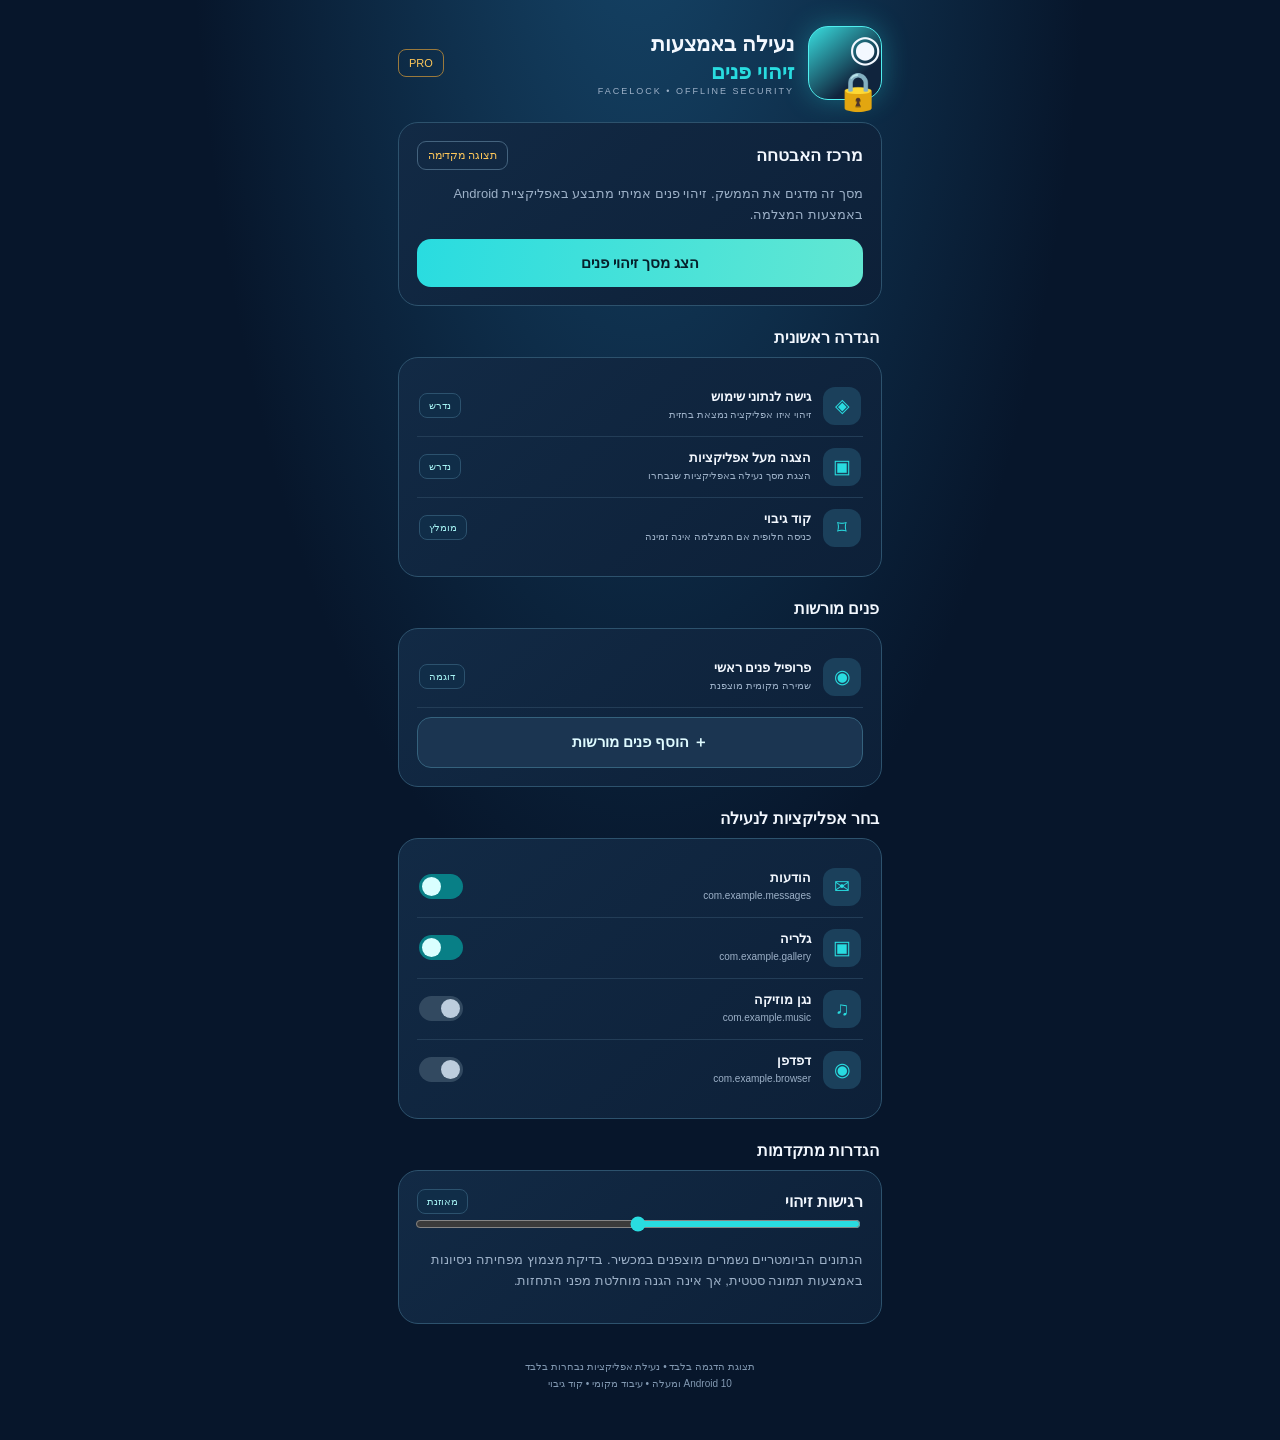
<file: facelock-android/preview/index.html>
<!doctype html>
<html lang="he" dir="rtl"><head><meta charset="utf-8"><meta name="viewport" content="width=device-width,initial-scale=1"><meta name="theme-color" content="#07162b"><title>נעילה באמצעות זיהוי פנים</title>
<style>
*{box-sizing:border-box}body{margin:0;background:radial-gradient(ellipse at 50% -15%,#16476b,transparent 50%),#07162b;color:#f3f8ff;font-family:Arial,sans-serif}.wrap{max-width:520px;margin:auto;padding:18px}.head{display:flex;align-items:center;gap:14px;padding:8px 0 22px}.logo{width:74px;height:74px;border-radius:20px;background:linear-gradient(140deg,#39dfe0,#10243d 70%);display:grid;place-items:center;border:1px solid #50eff0;box-shadow:0 0 28px #29dce055;font-size:37px}.name{font-weight:900;font-size:21px;line-height:1.35}.cyan{color:#29dce0}.sub{font-size:9px;letter-spacing:2px;color:#9db1c8}.pro{margin-right:auto;color:#ffc85a;border:1px solid #9a793c;border-radius:8px;padding:7px 10px;font-size:11px}.card{background:linear-gradient(140deg,#122a45,#0d2038);border:1px solid #2d526d;border-radius:20px;padding:18px;margin-bottom:14px}.top{display:flex;justify-content:space-between;align-items:center}.title{font-size:17px;font-weight:800}.pill{padding:7px 10px;border:1px solid #44637e;border-radius:9px;color:#ffc85a;font-size:11px}.muted{color:#9db1c8;font-size:13px;line-height:1.65}.btn{width:100%;padding:15px;border:0;border-radius:14px;background:linear-gradient(100deg,#29dce0,#62e7d2);color:#06202b;font-weight:900;font-size:15px;cursor:pointer}.btn2{margin-top:9px;background:#1b3551;border:1px solid #35627d;color:#dffbff}.section{font-size:16px;font-weight:800;margin:22px 3px 10px}.row{display:flex;align-items:center;gap:12px;padding:11px 2px;border-bottom:1px solid #233d57}.row:last-child{border:0}.orb{width:38px;height:38px;border-radius:12px;background:#1b405b;display:grid;place-items:center;color:#29dce0;font-size:19px}.info{flex:1}.info b{display:block;font-size:13px}.info small{font-size:10px;color:#9db1c8}.chip{border:1px solid #2c526e;border-radius:8px;background:#102d48;color:#a7f4f5;padding:6px 9px;font-size:10px}.switch{width:44px;height:25px;background:#324960;border-radius:20px;position:relative;cursor:pointer}.switch:after{content:'';position:absolute;right:3px;top:3px;background:#bdcddd;width:19px;height:19px;border-radius:50%;transition:.2s}.switch.on{background:#087f86}.switch.on:after{right:22px;background:#d9ffff}.scan{display:none;text-align:center;margin-top:14px;padding:16px;background:#09293c;border:1px solid #2d7280;border-radius:15px}.scan.show{display:block}.circle{width:120px;height:120px;border:2px solid #29dce0;border-radius:50%;margin:10px auto;display:grid;place-items:center;font-size:53px;color:#29dce0;box-shadow:0 0 30px #29dce077}.range{width:100%;accent-color:#29dce0}.note{text-align:center;color:#8299b2;font-size:10px;line-height:1.7;padding:20px 6px}
</style></head><body><main class="wrap">
<header class="head"><div class="logo">◉🔒</div><div><div class="name">נעילה באמצעות<br><span class="cyan">זיהוי פנים</span></div><div class="sub">FACELOCK • OFFLINE SECURITY</div></div><div class="pro">PRO</div></header>
<section class="card"><div class="top"><b class="title">מרכז האבטחה</b><span class="pill" id="badge">תצוגה מקדימה</span></div><p class="muted" id="status">מסך זה מדגים את הממשק. זיהוי פנים אמיתי מתבצע באפליקציית Android באמצעות המצלמה.</p><button class="btn" id="scanBtn">הצג מסך זיהוי פנים</button><div class="scan" id="scan"><div class="sub">FACE VERIFICATION</div><div class="circle">◉</div><b>ממתין לזיהוי…</b><p class="muted">בדיקת מצמוץ • התאמת פנים • קוד גיבוי</p></div></section>
<div class="section">הגדרה ראשונית</div><section class="card">
<div class="row"><div class="orb">◈</div><div class="info"><b>גישה לנתוני שימוש</b><small>זיהוי איזו אפליקציה נמצאת בחזית</small></div><span class="chip">נדרש</span></div>
<div class="row"><div class="orb">▣</div><div class="info"><b>הצגה מעל אפליקציות</b><small>הצגת מסך נעילה באפליקציות שנבחרו</small></div><span class="chip">נדרש</span></div>
<div class="row"><div class="orb">⌑</div><div class="info"><b>קוד גיבוי</b><small>כניסה חלופית אם המצלמה אינה זמינה</small></div><span class="chip">מומלץ</span></div>
</section>
<div class="section">פנים מורשות</div><section class="card"><div class="row"><div class="orb">◉</div><div class="info"><b>פרופיל פנים ראשי</b><small>שמירה מקומית מוצפנת</small></div><span class="chip">דוגמה</span></div><button class="btn btn2" onclick="say('בגרסת Android אפשר לרשום כמה פרופילי פנים באמצעות המצלמה.')">＋ הוסף פנים מורשות</button></section>
<div class="section">בחר אפליקציות לנעילה</div><section class="card" id="apps">
<div class="row"><div class="orb">✉</div><div class="info"><b>הודעות</b><small>com.example.messages</small></div><div class="switch on"></div></div>
<div class="row"><div class="orb">▣</div><div class="info"><b>גלריה</b><small>com.example.gallery</small></div><div class="switch on"></div></div>
<div class="row"><div class="orb">♫</div><div class="info"><b>נגן מוזיקה</b><small>com.example.music</small></div><div class="switch"></div></div>
<div class="row"><div class="orb">◉</div><div class="info"><b>דפדפן</b><small>com.example.browser</small></div><div class="switch"></div></div>
</section>
<div class="section">הגדרות מתקדמות</div><section class="card"><div class="top"><b>רגישות זיהוי</b><span id="level" class="chip">מאוזנת</span></div><input id="range" class="range" type="range" min="0" max="2" value="1"><p class="muted">הנתונים הביומטריים נשמרים מוצפנים במכשיר. בדיקת מצמוץ מפחיתה ניסיונות באמצעות תמונה סטטית, אך אינה הגנה מוחלטת מפני התחזות.</p></section>
<p class="note">תצוגת הדגמה בלבד • נעילת אפליקציות נבחרות בלבד<br>Android 10 ומעלה • עיבוד מקומי • קוד גיבוי</p></main>
<script>
const $=id=>document.getElementById(id);$('scanBtn').onclick=()=>{$('scan').classList.toggle('show');$('status').textContent='זוהי הדמיית מסך בלבד. מצלמה וזיהוי אמיתי זמינים באפליקציית Android.'};document.querySelectorAll('.switch').forEach(s=>s.onclick=()=>s.classList.toggle('on'));$('range').oninput=e=>$('level').textContent=['מקלה','מאוזנת','מחמירה'][e.target.value];function say(t){$('status').textContent=t;window.scrollTo({top:0,behavior:'smooth'})}
</script></body></html>
</file>
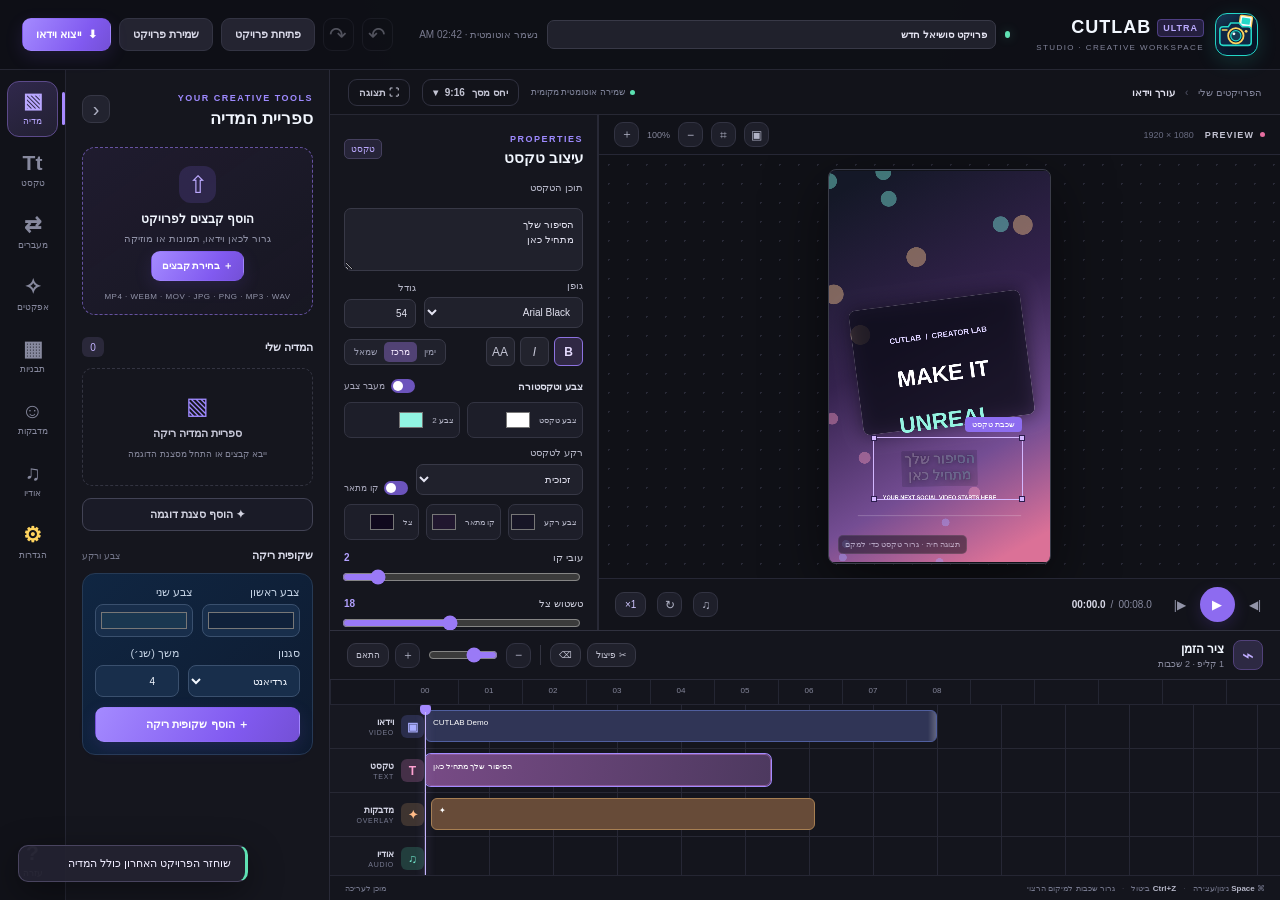
<file: app/src/main/assets/index.html>
<!doctype html>
<html lang="he" dir="rtl">
<head>
<meta charset="utf-8">
<meta name="viewport" content="width=device-width,initial-scale=1,viewport-fit=cover">
<meta name="theme-color" content="#09172c">
<meta name="description" content="CUTLAB Studio Ultra — עורך וידאו מתקדם לסושיאל, עם טקסטים, מעברים, שכבות ואפקטים.">
<title>CUTLAB Studio Ultra</title>
<style>
:root{--bg:#09172c;--panel:#0d1d35;--panel2:#112440;--panel3:#182e4b;--line:#263a55;--line2:#3a506e;--text:#f2f7ff;--muted:#8ea4c0;--muted2:#c2d0e2;--purple:#24d8c8;--purple2:#0ca89e;--pink:#ffd45e;--cyan:#24d8c8;--green:#5fe1b3;--danger:#fa737d;--accent:#24d8c8;--accent-alt:#ffd45e;--radius:15px;--font:'Heebo','Rubik',Arial,sans-serif}*{box-sizing:border-box}html,body{margin:0;min-height:100%;background:var(--bg);color:var(--text);font-family:var(--font);font-size:13px}body{overflow:hidden}button,input,select,textarea{font:inherit}button{cursor:pointer}button:focus-visible,input:focus-visible,select:focus-visible,textarea:focus-visible{outline:2px solid var(--purple);outline-offset:2px}button:disabled{opacity:.4;cursor:not-allowed}.app-shell{height:100vh;min-height:620px;display:flex;flex-direction:column;background:radial-gradient(ellipse at 52% -15%,color-mix(in srgb,var(--purple) 11%,transparent) 0,transparent 37%),var(--bg)}.topbar{height:70px;flex:0 0 70px;display:flex;align-items:center;gap:26px;padding:0 22px;border-bottom:1px solid #262733;background:rgba(14,15,21,.94);z-index:5}.brand-wrap{display:flex;align-items:center;gap:11px;min-width:220px}.brand-icon{height:43px;width:43px;flex:0 0 43px;display:grid;place-items:center;background:linear-gradient(145deg,#173754,#08172c 72%);border:1px solid #24d8c8;border-radius:12px;box-shadow:0 5px 20px #24d8c829;position:relative;overflow:visible}.brand-icon svg{width:100%;height:100%;overflow:visible;filter:drop-shadow(0 2px 3px #0005)}.brand-icon span{display:none}.brand-copy{display:flex;flex-direction:column;line-height:1.14}.brand-copy strong{font-size:18px;letter-spacing:1px}.brand-copy em{font-size:9px;font-style:normal;padding:3px 5px;background:#8f6aff2d;border:1px solid #9c7aff59;border-radius:4px;color:#bcabff;vertical-align:middle;letter-spacing:1px}.brand-copy small{color:#82849a;font-size:8px;letter-spacing:1.4px;margin-top:5px}.project-meta{display:flex;align-items:center;gap:9px;flex:1;min-width:120px}.online-dot{width:7px;height:7px;border-radius:50%;background:var(--green);box-shadow:0 0 11px #5fe1b355}.project-meta input{border:0;background:transparent;color:#ebebf5;font-weight:600;font-size:13px;width:min(260px,36vw);padding:7px 4px}.project-meta input:focus{outline:1px solid #6c5b9c;border-radius:5px}.saved-state{color:#77798d;font-size:10px;white-space:nowrap}.top-actions{display:flex;align-items:center;gap:8px}.btn,.icon-btn,.subtle-icon,.tiny-control,.timeline-btn,.play-main,.play-sub,.speed-button{border:1px solid transparent;border-radius:9px;transition:background .15s,border-color .15s,transform .15s;white-space:nowrap}.btn{padding:9px 13px;font-weight:600;display:inline-flex;align-items:center;justify-content:center;gap:7px;font-size:11px}.btn:hover{transform:translateY(-1px)}.btn-primary{background:linear-gradient(120deg,#a48aff,#815af0 68%,#7450d6);color:white;box-shadow:0 6px 18px #875fee24}.btn-primary:hover{background:linear-gradient(120deg,#b4a0ff,#916eff)}.btn-soft{background:#242431;border-color:#333443;color:#dadae9}.btn-soft:hover,.btn-ghost:hover,.icon-btn:hover{background:#2b2c3c;border-color:#47485d}.btn-ghost{background:transparent;border-color:#303140;color:#c3c4d3}.btn-outline{border-color:#424355;background:#1a1b27;color:#d2d3e1}.btn-outline:hover{border-color:#8071bc;background:#232233}.btn-danger-soft{background:#f5687e13;border-color:#f5687e35;color:#ff939b}.btn-small{padding:7px 10px;font-size:10px}.wide{width:100%}.icon-btn{width:31px;height:33px;background:transparent;border-color:#2d2e3a;color:#b7b8c8;font-size:21px;line-height:1}.workspace{flex:1;min-height:0;display:grid;grid-template-columns:66px 264px minmax(430px,1fr);direction:ltr}.tool-rail{grid-column:1;grid-row:1;background:#111219;border-right:1px solid #252633;display:flex;flex-direction:column;align-items:center;padding:11px 7px;gap:6px;direction:rtl}.rail-tool{width:51px;height:56px;border:1px solid transparent;border-radius:12px;background:transparent;color:#87899e;display:flex;flex-direction:column;justify-content:center;align-items:center;gap:5px;position:relative}.rail-tool span{font-size:21px;line-height:20px;color:inherit;font-weight:800}.rail-tool small{font-size:9px;line-height:1.2}.rail-tool:hover{background:#20202b;color:#dedbed}.rail-tool.active{background:linear-gradient(150deg,#30284c,#222032);border-color:#5c4a8a;color:#b9a7ff}.rail-tool.active:before{content:'';position:absolute;right:-8px;top:10px;height:33px;width:3px;background:#a78aff;border-radius:4px}.rail-spacer{flex:1}.tool-panel{grid-column:2;grid-row:1;background:#15161e;border-right:1px solid #292a38;direction:rtl;overflow:auto;padding:19px 16px 24px;min-height:0;scrollbar-width:thin;scrollbar-color:#363747 transparent}.tool-panel.collapsed{display:none}.panel-heading{display:flex;align-items:center;justify-content:space-between;margin-bottom:18px}.panel-heading h2{font-size:17px;font-weight:800;margin:4px 0 0}.eyebrow{font-size:9px;letter-spacing:1.5px;color:#9e8aff;font-weight:800}.subtle-icon{width:28px;height:28px;display:grid;place-items:center;background:#22232f;border:1px solid #363745;color:#aeb0c2;font-size:20px}.tool-section{display:none}.tool-section.active{display:block}.dropzone{border:1px dashed #6552a0;background:linear-gradient(145deg,#30244866,#1d1b2c50);border-radius:13px;display:flex;align-items:center;flex-direction:column;padding:18px 12px 13px;text-align:center;gap:7px;margin-bottom:22px}.dropzone.dragover{border-color:#c0adff;background:#52407f55}.drop-icon{width:37px;height:37px;display:grid;place-items:center;border-radius:12px;color:#bdaaff;background:#8c6cff28;font-size:24px;margin-bottom:2px}.dropzone strong{font-size:12px}.dropzone span,.dropzone small{font-size:10px;color:#9395aa}.dropzone small{font-size:8px;letter-spacing:.5px;margin-top:4px}.section-line{display:flex;align-items:center;justify-content:space-between;margin:18px 0 11px}.section-line h3{font-size:11px;font-weight:800;margin:0;color:#dcdeed}.count-pill{font-size:10px;min-width:22px;height:20px;display:grid;place-items:center;border-radius:6px;background:#2a283a;color:#c2b1ff}.subdued{color:#76798d;font-size:9px}.media-grid{display:grid;grid-template-columns:1fr 1fr;gap:9px;margin-bottom:12px}.media-card{border:1px solid #30313e;border-radius:10px;overflow:hidden;background:#1b1c26;position:relative;min-width:0;cursor:pointer}.media-card:hover,.media-card.selected{border-color:#8e76db;box-shadow:0 0 0 1px #8e76db55}.media-thumb{height:88px;background:linear-gradient(135deg,#272a40,#17181f);display:grid;place-items:center;overflow:hidden;position:relative}.media-thumb img,.media-thumb video{width:100%;height:100%;object-fit:cover}.media-kind{position:absolute;top:6px;right:6px;padding:3px 5px;border-radius:4px;background:#08090dbb;color:white;font-size:8px}.media-card-body{padding:8px}.media-card-body b{display:block;font-size:10px;overflow:hidden;text-overflow:ellipsis;white-space:nowrap}.media-card-body small{color:#898b9f;font-size:9px;display:block;margin-top:3px}.media-add-track{border:0;border-top:1px solid #30313e;background:#232333;width:100%;padding:7px;color:#b7a3ff;font-size:10px;font-weight:700}.empty-state{grid-column:1/-1;text-align:center;padding:23px 10px;border:1px dashed #333441;border-radius:10px;color:#85879b;display:flex;align-items:center;flex-direction:column;gap:7px}.empty-state span{font-size:24px;color:#9f8aff}.empty-state strong{font-size:11px;color:#c8c9d9}.empty-state small{font-size:9px;line-height:1.7}.mini-tip{font-size:10px;color:#9395ab;line-height:1.7;border-radius:9px;padding:10px;margin-top:13px;background:#20202b;border-right:2px solid #8c70e6}.feature-card{border:1px solid #4f4180;background:linear-gradient(135deg,#302548,#22202e);padding:13px;border-radius:11px;display:flex;align-items:center;gap:11px;margin-bottom:14px}.feature-symbol{height:38px;width:38px;display:grid;place-items:center;background:#8965e744;border-radius:9px;font-size:22px;font-weight:900;color:#d4c8ff}.feature-card b,.feature-card small{display:block}.feature-card b{font-size:11px}.feature-card small{color:#a2a1b8;font-size:9px;margin-top:4px}.style-presets{display:grid;grid-template-columns:1fr 1fr;gap:8px}.style-preset{height:88px;padding:10px;border:1px solid #383949;border-radius:10px;text-align:center;display:flex;flex-direction:column;align-items:center;justify-content:center;gap:8px;background:#1d1e29;color:#eee}.style-preset b{font-size:18px}.style-preset small{font-size:9px;color:#9b9caf}.preset-pop b{color:#ffc66b;text-shadow:2px 3px 0 #e24c8c,-2px -2px #4dcaff;font-weight:900}.preset-clean b{font-size:15px;letter-spacing:-1px}.preset-neon b{font-size:13px;color:#a7fff2;text-shadow:0 0 8px #3affdd}.preset-marker b{font-size:15px;background:#d6fa76;color:#25291a;transform:rotate(-5deg)}.panel-description{font-size:10px;line-height:1.8;color:#a0a2b5;margin:0 0 16px}.transition-grid{display:grid;grid-template-columns:1fr 1fr;gap:8px}.transition-card{border:1px solid #333543;border-radius:10px;background:#1c1d28;padding:8px;display:flex;flex-direction:column;align-items:stretch;gap:5px;color:#ddd}.transition-card:hover,.transition-card.active{border-color:#9476f4;background:#28243a}.transition-demo{height:55px;border-radius:7px;background:linear-gradient(130deg,#392e53,#1c3440);display:grid;place-items:center;font-size:24px;color:#d2c5ff;overflow:hidden}.fade-demo{background:linear-gradient(90deg,#222d3c,#ad8aff)}.slide-demo{background:linear-gradient(90deg,#283a44 40%,#a880ff)}.zoom-demo{background:radial-gradient(circle,#be9bff,#362746 60%)}.wipe-demo{background:repeating-linear-gradient(90deg,#322948 0 6px,#8a6ded 6px 12px)}.flash-demo{background:radial-gradient(circle,#f8e9ff,#6e4ee5)}.spin-demo{background:linear-gradient(45deg,#6146ca,#2d293d)}.glitch-demo{color:#ff9ab6;text-shadow:3px 0 #44e4ee,-3px 0 #ff6aa9}.transition-card b{font-size:11px}.transition-card small{font-size:9px;color:#999bad}.control-card{border:1px solid #30313e;border-radius:10px;background:#1b1c26;padding:13px;margin-top:14px}.control-card label,.range-label{display:flex;justify-content:space-between;align-items:center;font-size:10px;color:#cacbd9;margin-bottom:11px}.control-card label:not(:first-child){margin-top:13px}.control-card label b,.range-label b{color:#b3a1ff;font-size:10px}.control-card small{display:block;line-height:1.7;color:#83869b;font-size:9px;margin-top:11px}.filter-grid{display:grid;grid-template-columns:repeat(3,1fr);gap:9px}.filter-card{border:1px solid transparent;background:transparent;border-radius:9px;padding:4px;color:#d1d2df;display:flex;flex-direction:column;gap:6px}.filter-card.active,.filter-card:hover{border-color:#8c76d9;background:#242335}.filter-card b{font-size:9px}.filter-swatch{height:58px;border-radius:7px;display:grid;place-items:center;font-size:18px;font-weight:900;color:#fff;text-shadow:0 2px 5px #0008}.filter-original{background:linear-gradient(135deg,#2c4250,#d8a8a4)}.filter-cinema{background:linear-gradient(130deg,#101c31,#cf865b);filter:saturate(.75)}.filter-vivid{background:linear-gradient(130deg,#aa46e9,#4ee0b9,#ffb34e)}.filter-mono{background:linear-gradient(130deg,#111,#d6d6d6)}.filter-retro{background:linear-gradient(130deg,#c18f62,#354f4a)}.filter-dream{background:linear-gradient(130deg,#ff94d4,#9c8bff,#9bfbef)}.template-list{display:flex;flex-direction:column;gap:10px}.template-card{display:grid;grid-template-columns:94px 1fr 15px;align-items:center;gap:10px;text-align:right;padding:8px;background:#1c1d27;border:1px solid #333441;border-radius:10px;color:#ddd}.template-card:hover{border-color:#8770ce}.template-card>div:nth-child(2) b,.template-card>div:nth-child(2) small{display:block}.template-card>div:nth-child(2) b{font-size:10px}.template-card>div:nth-child(2) small{font-size:9px;color:#9698ac;margin-top:5px}.template-card>span:last-child{color:#a995ff}.template-art{height:74px;border-radius:7px;display:flex;flex-direction:column;align-items:center;justify-content:center;gap:6px;text-align:center;overflow:hidden;position:relative}.template-art span{font-size:7px;letter-spacing:2px}.template-art b{font-size:15px;font-weight:900}.template-art i{font-style:normal;font-size:8px}.template-podcast .template-art{background:radial-gradient(circle at 40% 20%,#e6689d,#32234b 65%)}.template-cinema .template-art{background:linear-gradient(135deg,#121d26,#435a68)}.template-hype .template-art{background:linear-gradient(125deg,#f5b543,#ec5d85 52%,#6045bb)}.template-quote .template-art{background:linear-gradient(140deg,#435c74,#17202f)}.sticker-grid{display:grid;grid-template-columns:repeat(4,1fr);gap:8px}.sticker-grid button{background:#20212d;border:1px solid #343543;border-radius:10px;height:52px;font-size:24px}.sticker-grid button:hover{background:#2e2a43;border-color:#8c71de;transform:translateY(-2px)}.audio-hero{background:linear-gradient(130deg,#153b45,#22203c);border:1px solid #32636a;border-radius:12px;padding:16px;display:flex;flex-direction:column;gap:6px;margin-bottom:15px}.audio-hero span{font-size:28px;color:#6df3d9}.audio-hero b{font-size:12px}.audio-hero small{font-size:9px;color:#a3b3c0}.audio-list{display:flex;flex-direction:column;gap:7px}.audio-item{padding:9px;background:#20212c;border:1px solid #333543;border-radius:8px;display:flex;gap:8px;align-items:center}.audio-item .note{height:31px;width:31px;display:grid;place-items:center;background:#263e46;color:#75ead6;border-radius:8px;font-size:17px}.audio-item div{min-width:0;flex:1}.audio-item b{display:block;font-size:10px;overflow:hidden;text-overflow:ellipsis;white-space:nowrap}.audio-item small{display:block;font-size:9px;color:#898b9e;margin-top:3px}.audio-item button{background:#302434;border:0;color:#f49ba9;border-radius:6px;padding:5px 7px}.empty-inline{color:#7f8298;background:#1c1d27;border:1px dashed #323441;border-radius:8px;text-align:center;padding:15px;font-size:10px}.editor-area{grid-column:3;grid-row:1;min-width:0;min-height:0;display:flex;flex-direction:column;direction:rtl}.editor-toolbar{height:45px;flex:0 0 45px;border-bottom:1px solid #272834;display:flex;align-items:center;justify-content:space-between;padding:0 18px;background:#12131a}.crumbs{display:flex;align-items:center;gap:10px;color:#83859b;font-size:10px}.crumbs span:nth-child(2){color:#55566b}.crumbs b{color:#e1e1ef;font-weight:700}.toolbar-right{display:flex;align-items:center;gap:12px}.autosave{display:flex;align-items:center;gap:5px;font-size:9px;color:#7f8399}.autosave i{display:inline-block;width:5px;height:5px;border-radius:50%;background:#5be1b1}.stage-and-props{flex:1;min-height:300px;display:grid;grid-template-columns:minmax(250px,1fr) 268px;gap:0;min-width:0;overflow:hidden}.stage-column{display:flex;flex-direction:column;min-width:0;min-height:0;background:#0d0e14;border-left:1px solid #282936}.stage-header{height:40px;flex:0 0 40px;display:flex;align-items:center;justify-content:space-between;padding:0 15px;background:#111219;border-bottom:1px solid #262735}.stage-header>div:first-child{display:flex;align-items:center;gap:11px}.stage-live{font-size:9px;font-weight:800;letter-spacing:1.1px;color:#c3c3d2;display:flex;gap:6px;align-items:center}.stage-live i{width:5px;height:5px;border-radius:50%;background:#e56d9f}.resolution-label{color:#686b80;font-size:9px}.stage-options{display:flex;align-items:center;gap:8px;color:#85879b;font-size:9px}.tiny-control{height:25px;min-width:25px;padding:0 5px;background:#1e1f2a;border-color:#323342;color:#b0b2c5;font-size:12px;display:inline-grid;place-items:center}.tiny-control:hover{background:#2b293b;border-color:#7564ab}.stage-workspace{flex:1;min-height:0;position:relative;display:flex;align-items:center;justify-content:center;overflow:hidden;background-color:#101117;background-image:radial-gradient(#292a37 1px,transparent 1px);background-size:19px 19px;padding:14px}.stage-frame{height:min(100%,570px);max-height:100%;aspect-ratio:9/16;max-width:100%;background:#11131a;position:relative;box-shadow:0 18px 60px #0008;border:1px solid #3b3d4a;border-radius:8px;overflow:hidden;transition:aspect-ratio .2s}.stage-frame canvas{height:100%;width:100%;display:block;object-fit:contain}.stage-float-label{position:absolute;bottom:9px;left:9px;padding:4px 6px;background:#101018b8;border:1px solid #ffffff1d;border-radius:5px;font-size:8px;color:#c4c5d5;pointer-events:none;opacity:0;transition:opacity .2s}.stage-frame:hover .stage-float-label{opacity:.8}.safe-guides,.grid-guides{position:absolute;inset:8%;pointer-events:none}.safe-guides span{position:absolute;inset:0;border:1px dashed #fff6}.safe-guides span:last-child{inset:9%;border-color:#fff3}.grid-guides{background:linear-gradient(to right,transparent 33.1%,#ffffff32 33.3%,transparent 33.5%,transparent 66.4%,#ffffff32 66.6%,transparent 66.8%),linear-gradient(to bottom,transparent 33.1%,#ffffff32 33.3%,transparent 33.5%,transparent 66.4%,#ffffff32 66.6%,transparent 66.8%)}.text-handles{position:absolute;border:1px solid #d3b7ff;box-shadow:0 0 0 999px #0000;pointer-events:none;inset:35% 12% 35%}.handle-label{position:absolute;right:0;top:-21px;background:#8d6df0;color:white;font-size:8px;padding:3px 7px;border-radius:4px}.corner{width:6px;height:6px;background:#d3b7ff;border:1px solid #2c1d4d;position:absolute}.c1{top:-3px;right:-3px}.c2{top:-3px;left:-3px}.c3{bottom:-3px;right:-3px}.c4{bottom:-3px;left:-3px}.playback-controls{height:52px;flex:0 0 52px;display:flex;align-items:center;justify-content:space-between;border-top:1px solid #262735;background:#12131a;padding:0 16px}.playback-left,.playback-right{display:flex;align-items:center;gap:11px}.play-main{width:35px;height:35px;background:#8d6bf0;color:white;border-radius:50%;font-size:13px;box-shadow:0 5px 16px #7751e033}.play-main:hover{background:#a28aff}.play-sub{background:transparent;color:#9294a8;font-size:12px;padding:5px 2px}.play-sub:hover{color:#eee}.time-readout{display:flex;gap:5px;align-items:center;margin-right:8px;font-size:10px;color:#888ba0;direction:ltr}.time-readout b{color:#d8d8e6;font-weight:700}.speed-button{background:#20212d;border:1px solid #353644;color:#d0c7ff;font-size:10px;padding:6px 9px}.inspector{background:#15161e;padding:15px 14px;overflow:auto;min-height:0;border-right:1px solid #282936;scrollbar-width:thin;scrollbar-color:#363747 transparent}.inspector-title{display:flex;justify-content:space-between;align-items:center;margin-bottom:15px}.inspector-title h2{font-size:15px;margin:4px 0 0}.selected-chip{font-size:9px;background:#262438;border:1px solid #45405e;color:#bba9ff;border-radius:5px;padding:4px 6px}.inspector-empty{display:flex;flex-direction:column;align-items:stretch;gap:10px;text-align:center;padding:24px 2px}.inspector-empty-icon{width:55px;height:55px;display:grid;place-items:center;border-radius:17px;background:linear-gradient(135deg,#3b315b,#25213a);border:1px solid #5a4a8c;color:#c0afff;font-size:29px;margin:0 auto 7px}.inspector-empty b{font-size:12px}.inspector-empty p{font-size:10px;line-height:1.9;color:#999bad;margin:0 4px 8px}.properties-content{display:block}.property-group{display:flex;flex-direction:column;gap:9px}.field-label,.field label{display:block;font-size:10px;color:#b7b8c9;margin-bottom:6px}.field{min-width:0;flex:1}.field.grow{flex:1}.field.width-small{flex:0 0 72px}input[type=text],input[type=number],input:not([type]),textarea,select{width:100%;background:#20212c;border:1px solid #383947;border-radius:7px;padding:8px;color:#e4e4f2;min-width:0;font-size:10px}textarea{resize:vertical;line-height:1.5}input[type=number]{direction:ltr;text-align:right}select{cursor:pointer}.property-row{display:flex;gap:8px;align-items:flex-end}.style-toggle-row{display:flex;align-items:center;gap:5px}.style-toggle{width:29px;height:29px;border-radius:6px;border:1px solid #383947;background:#22232d;color:#c5c6d6;font-size:12px}.style-toggle.active{border-color:#8d72e1;background:#302844;color:#e6dbff}.segmented{margin-right:auto;border:1px solid #383947;background:#20212c;border-radius:7px;display:flex;padding:2px}.segmented button{background:transparent;color:#9b9db2;border:0;border-radius:5px;padding:5px 7px;font-size:9px}.segmented button.active{background:#514274;color:#f5eaff}.compact{margin:4px 0 0}.compact h3{font-size:10px}.switch-label{font-size:9px;color:#aaaabd;display:inline-flex;align-items:center;gap:6px;white-space:nowrap}.switch-label input{display:none}.switch-label span{width:24px;height:14px;border-radius:9px;background:#363747;position:relative;display:inline-block}.switch-label span:after{content:'';width:10px;height:10px;background:#b4b5c5;position:absolute;top:2px;right:2px;border-radius:50%;transition:all .15s}.switch-label input:checked+span{background:#6c54bc}.switch-label input:checked+span:after{right:12px;background:white}.color-row{display:flex;gap:7px}.color-row label{flex:1;display:flex;align-items:center;gap:7px;min-width:0;border:1px solid #333442;background:#1d1e29;padding:5px;border-radius:7px}.color-row label span{font-size:8px;color:#b6b7c8;white-space:nowrap}.color-row input[type=color]{height:24px;width:28px;flex-shrink:0;border:0;background:transparent;padding:0;border-radius:5px;cursor:pointer}.range-label{margin:3px 0 -4px}input[type=range]{width:100%;accent-color:#9a7af6;height:14px;cursor:pointer}.field input[type=range]{width:100%}.tiny-link{border:0;background:transparent;color:#b3a0ff;font-size:9px}.clip-property-art{height:75px;border-radius:9px;background:linear-gradient(135deg,#292946,#4f3167 50%,#20565b);display:flex;align-items:center;justify-content:center;border:1px solid #504070}.clip-property-art span{font-size:10px;letter-spacing:2px;font-weight:800;color:#fff}.clip-file-name{font-size:11px;font-weight:700;word-break:break-word}.button-pair{display:flex;gap:8px;margin-top:5px}.button-pair>*{flex:1}.wide-select{width:100%}.property-group select,.property-group input,.property-group textarea{direction:rtl}.property-group input[type=range]{direction:ltr}.hidden{display:none!important}.timeline-panel{height:270px;flex:0 0 270px;background:#14151d;border-top:1px solid #30313f;display:flex;flex-direction:column;min-height:0}.timeline-header{height:49px;flex:0 0 49px;display:flex;align-items:center;justify-content:space-between;padding:0 17px;border-bottom:1px solid #2a2b39}.timeline-title{display:flex;align-items:center;gap:9px}.timeline-icon{height:30px;width:30px;display:grid;place-items:center;background:#2d2943;border:1px solid #51417a;border-radius:8px;color:#c0adff;font-size:20px}.timeline-title h2{font-size:12px;margin:0}.timeline-title small{font-size:9px;color:#8b8da1;display:block;margin-top:3px}.timeline-actions{display:flex;gap:6px;align-items:center}.timeline-btn{background:#20212c;border-color:#373846;color:#c3c4d3;padding:6px 8px;font-size:9px}.timeline-btn:hover{border-color:#8670d0;background:#2a263a}.action-separator{height:20px;width:1px;background:#333441;margin:0 3px}.timeline-actions input[type=range]{width:70px}.timeline-ruler-scroll{height:25px;flex:0 0 25px;overflow:hidden;direction:ltr;border-bottom:1px solid #252633}.timeline-ruler{height:25px;position:relative;direction:ltr;background:repeating-linear-gradient(to right,#242633 0 1px,transparent 1px 64px);min-width:100%}.ruler-label{position:absolute;top:6px;transform:translateX(-50%);font-size:8px;color:#85879b;direction:ltr}.timeline-scroll{flex:1;min-height:0;overflow:auto;position:relative;scrollbar-width:thin;scrollbar-color:#3b3c4b #171821}.timeline-content{position:relative;min-width:100%;direction:ltr;padding-bottom:7px}.track-row{height:44px;display:flex;position:relative;border-bottom:1px solid #272834}.track-label{width:95px;flex:0 0 95px;display:flex;flex-direction:row;align-items:center;gap:7px;padding-left:11px;background:#171821;border-right:1px solid #30313f;direction:rtl;z-index:2}.track-label div b,.track-label div small{display:block}.track-label div b{font-size:9px;color:#d0d1e1}.track-label div small{font-size:7px;color:#777a90;margin-top:2px;letter-spacing:.7px}.track-badge{height:23px;width:23px;border-radius:6px;display:grid;place-items:center;font-size:12px;font-weight:800}.video-badge{background:#2a2d4b;color:#a9adff}.text-badge{background:#453048;color:#ffa2d2}.sticker-badge{background:#3e3430;color:#ffbb87}.audio-badge{background:#223e3d;color:#72e8ce}.track-content{height:100%;flex:1;position:relative;background:repeating-linear-gradient(to right,#262735 0 1px,transparent 1px 64px);min-width:0}.timeline-clip{position:absolute;top:5px;height:32px;border-radius:6px;border:1px solid #6353a3;background:#373050;cursor:pointer;overflow:hidden;min-width:24px;color:white}.timeline-clip:hover{filter:brightness(1.17)}.timeline-clip.selected{border-color:#d5caff;box-shadow:0 0 0 1px #a38bff}.timeline-clip.video{background:#303556;border-color:#505f9f}.timeline-clip.text{background:linear-gradient(100deg,#784b86,#4d395f);border-color:#8c5b9a}.timeline-clip.sticker{background:#674b38;border-color:#a77f52}.timeline-clip.audio{background:#214f4a;border-color:#387a70}.timeline-clip span{display:block;font-size:8px;white-space:nowrap;overflow:hidden;text-overflow:ellipsis;padding:7px 7px}.timeline-clip .waveform{position:absolute;inset:2px 0;opacity:.26;background:repeating-linear-gradient(90deg,transparent 0 3px,#9bf5df 3px 4px,transparent 4px 8px);pointer-events:none}.timeline-transition{position:absolute;top:7px;width:16px;height:28px;border-radius:5px;border:1px solid #b2a0ff;background:#b59dff33;display:grid;place-items:center;font-size:9px;color:#d5c7ff;z-index:1}.playhead{position:absolute;top:0;bottom:7px;left:95px;width:1px;z-index:8;pointer-events:none}.playhead-cap{position:absolute;top:0;left:-5px;width:11px;height:10px;background:#a58aff;border-radius:3px 3px 7px 7px}.playhead-line{position:absolute;top:7px;bottom:0;left:0;width:1px;background:#c6b5ff;box-shadow:0 0 8px #b29affaa}.timeline-footer{display:flex;align-items:center;justify-content:space-between;padding:0 15px;height:25px;flex:0 0 25px;color:#75788d;font-size:8px;border-top:1px solid #252633}.timeline-footer b{color:#b8b9ca;font-weight:700}.footer-sep{padding:0 5px;color:#4b4d60}.toast-region{position:fixed;left:18px;bottom:18px;z-index:50;display:flex;flex-direction:column;gap:8px;pointer-events:none}.toast{border:1px solid #49445f;background:#232231f2;box-shadow:0 10px 35px #0006;color:#efecff;border-radius:10px;padding:11px 14px;min-width:230px;max-width:350px;font-size:11px;animation:toastIn .25s ease-out}.toast.success{border-right:3px solid var(--green)}.toast.error{border-right:3px solid var(--danger)}@keyframes toastIn{from{opacity:0;transform:translateY(7px)}to{opacity:1;transform:translateY(0)}}.modal-backdrop{position:fixed;inset:0;background:#070810c9;backdrop-filter:blur(9px);z-index:40;display:grid;place-items:center;padding:20px}.modal-card{width:min(490px,95vw);background:#181923;border:1px solid #3d3e50;border-radius:18px;padding:22px;box-shadow:0 30px 90px #000a}.modal-head{display:flex;align-items:flex-start;justify-content:space-between;margin-bottom:20px}.modal-head h2{font-size:19px;margin:5px 0 0}.export-preview{border:1px solid #38394a;background:radial-gradient(ellipse at 50% 0,#4a3767,#20202e 70%);border-radius:13px;padding:25px;display:flex;flex-direction:column;align-items:center;gap:10px}.export-spinner{height:57px;width:57px;display:grid;place-items:center;border-radius:18px;background:#a589ff2a;border:1px solid #8c74ce;color:#c7b8ff;font-size:28px}.export-spinner.spinning{animation:spinner 1.2s linear infinite}@keyframes spinner{to{transform:rotate(360deg)}}.export-preview b{font-size:13px}.export-preview span{font-size:10px;color:#a5a6b9}.progress-track{height:7px;background:#30313f;border-radius:8px;overflow:hidden;margin:16px 0}.progress-track span{display:block;height:100%;width:0;background:linear-gradient(90deg,#7b5ae6,#e472c8,#62e3d4);border-radius:8px;transition:width .2s}.modal-actions{display:flex;justify-content:flex-end;gap:9px}.modal-note{display:block;color:#7f8298;line-height:1.7;font-size:9px;margin-top:15px}.help-card{width:min(460px,95vw)}.help-steps{display:flex;flex-direction:column;gap:14px;margin-bottom:20px}.help-steps>div{display:flex;align-items:flex-start;gap:13px}.help-steps>div>b{font-size:12px;color:#b39fff;background:#342c4e;border:1px solid #56477e;border-radius:7px;padding:5px 7px}.help-steps strong,.help-steps small{display:block}.help-steps strong{font-size:12px}.help-steps small{font-size:10px;color:#9698ad;line-height:1.7;margin-top:4px}.ratio-options{display:grid;grid-template-columns:repeat(4,1fr);gap:8px}.ratio-options button{border:1px solid #373846;border-radius:10px;padding:13px 5px;background:#20212b;color:#d7d8e7;display:flex;align-items:center;flex-direction:column;gap:7px}.ratio-options button.active,.ratio-options button:hover{border-color:#a38aff;background:#2c2740}.ratio-options b{font-size:12px}.ratio-options small{font-size:8px;color:#9b9eb0;text-align:center}.ratio-visual{height:55px;width:32px;border:2px solid #ad9aff;border-radius:3px;background:linear-gradient(135deg,#46375f,#2c5660)}.ratio-11{height:43px;width:43px}.ratio-169{height:32px;width:55px;margin:11px 0}.ratio-45{height:52px;width:42px}.ratio-modal{width:min(520px,95vw)}@media(max-width:1240px){.workspace{grid-template-columns:60px 235px minmax(380px,1fr)}.tool-panel{padding:15px 12px}.stage-and-props{grid-template-columns:minmax(220px,1fr) 246px}.topbar{padding:0 13px;gap:15px}.brand-wrap{min-width:180px}.saved-state{display:none}.top-actions .btn{padding:8px 9px}.timeline-panel{height:260px;flex-basis:260px}}@media(max-width:1010px){body{overflow:auto}.app-shell{height:auto;min-height:100vh}.topbar{position:sticky;top:0;height:auto;min-height:65px;flex-wrap:wrap;padding:10px;gap:10px}.brand-wrap{min-width:150px}.brand-copy small{display:none}.project-meta{order:3;flex-basis:100%;margin-top:0}.project-meta input{width:60vw}.top-actions{margin-right:auto}.top-actions .btn-soft{display:none}.workspace{grid-template-columns:56px minmax(0,1fr);grid-template-rows:auto;flex:1}.tool-rail{grid-column:1;grid-row:1}.tool-panel{grid-column:2;grid-row:1;max-height:430px;border-right:0;border-bottom:1px solid #292a38}.editor-area{grid-column:1/-1;grid-row:2;min-height:800px}.stage-and-props{grid-template-columns:minmax(250px,1fr) 245px;min-height:480px}.timeline-panel{height:255px;flex-basis:255px}.inspector{border-top:1px solid #272834}}@media(max-width:670px){.topbar{gap:6px}.brand-wrap{min-width:120px}.brand-icon{width:32px;height:32px}.brand-copy strong{font-size:14px}.top-actions{gap:4px}.top-actions .btn-primary{font-size:9px;padding:7px}.top-actions .icon-btn{width:26px;height:29px}.project-meta{margin:0}.editor-area{min-height:980px}.editor-toolbar{padding:0 8px}.toolbar-right{gap:5px}.autosave{display:none}.stage-and-props{display:flex;flex-direction:column;overflow:visible}.stage-column{min-height:470px}.stage-workspace{min-height:360px}.stage-frame{height:330px}.inspector{max-height:none;overflow:visible;border-top:1px solid #323342}.timeline-panel{height:280px;flex-basis:280px}.timeline-header{padding:0 8px}.timeline-actions{gap:3px}.timeline-actions .timeline-btn{padding:5px}.timeline-actions input[type=range]{width:46px}.timeline-footer{font-size:7px}.workspace{grid-template-columns:52px minmax(0,1fr)}.rail-tool{width:43px}.tool-panel{padding:12px}.ratio-options{grid-template-columns:repeat(2,1fr)}}

.clip-resize{position:absolute;top:0;bottom:0;right:0;width:8px;cursor:ew-resize;background:linear-gradient(90deg,transparent,#ffffff3b);z-index:2}.tiny-control.active{background:#332b49;border-color:#8a6be3;color:#d5c6ff}
.rail-tool[data-panel="settings"] span{color:var(--accent-alt)}
.blank-quick-card{border:1px solid var(--line);background:linear-gradient(135deg,#102642,#0e1b30);padding:12px;border-radius:13px;margin-top:10px}.blank-quick-card .property-row{display:flex;gap:9px;margin-bottom:10px}.blank-quick-card .field{display:flex;flex-direction:column;gap:5px;min-width:0}.blank-quick-card .field span{font-size:11px;color:var(--muted2)}
.blank-quick-card input[type=color],.control-card input[type=color]{width:100%;height:33px;padding:3px;border-radius:8px;background:var(--panel3);border:1px solid var(--line2)}.blank-quick-card select,.blank-quick-card input[type=number]{min-width:0;width:100%;height:32px;border:1px solid var(--line2);border-radius:8px;background:var(--panel3);color:var(--text);padding:0 8px}.blank-quick-card .width-small{width:84px;flex:0 0 84px}
.emoji-picker{display:flex;flex-direction:column;gap:9px}#emojiSearch{width:100%;height:36px;border-radius:9px;border:1px solid var(--line2);background:var(--panel2);color:var(--text);padding:0 11px}.emoji-category-tabs{display:flex;gap:5px;flex-wrap:wrap}.emoji-category-tabs button{border:1px solid var(--line);background:var(--panel2);color:var(--muted2);padding:6px 8px;border-radius:8px;font-size:10px}.emoji-category-tabs button.active{border-color:var(--accent);color:var(--text);background:color-mix(in srgb,var(--accent) 14%,var(--panel2))}
.emoji-grid{max-height:310px;overflow:auto;display:grid;grid-template-columns:repeat(6,minmax(0,1fr));gap:5px;padding:4px;border:1px solid var(--line);border-radius:10px;background:#091428}.emoji-grid button{border:1px solid transparent;background:transparent;border-radius:8px;min-width:0;min-height:34px;font-size:22px;display:grid;place-items:center;padding:2px}.emoji-grid button:hover{background:var(--panel3);border-color:var(--accent);transform:translateY(-1px)}.emoji-empty{grid-column:1/-1;padding:18px 8px;text-align:center;color:var(--muted);font-size:11px}
.settings-intro{display:flex;align-items:center;gap:12px;padding:14px;border:1px solid var(--line);border-radius:14px;background:linear-gradient(135deg,#12364a,#101d33);margin-bottom:15px}.settings-intro h3{font-size:14px;margin:0 0 5px}.settings-intro p{font-size:11px;line-height:1.5;color:var(--muted2);margin:0}.settings-emblem{height:42px;width:42px;flex:0 0 42px;display:grid;place-items:center;border-radius:12px;background:#24d8c81d;color:var(--accent);font-size:23px}
.theme-preset-grid{display:grid;grid-template-columns:repeat(2,minmax(0,1fr));gap:8px;margin:8px 0 15px}.theme-preset-grid button{min-width:0;display:flex;flex-direction:column;align-items:flex-start;gap:4px;padding:9px;border-radius:11px;border:1px solid var(--line);background:var(--panel2);color:var(--text);text-align:right}.theme-preset-grid button.active,.theme-preset-grid button:hover{border-color:var(--accent);box-shadow:0 0 0 1px color-mix(in srgb,var(--accent) 16%,transparent)}.theme-preset-grid b{font-size:11px}.theme-preset-grid small{font-size:9px;color:var(--muted)}
.preset-dots{width:100%;height:24px;border-radius:6px;display:block}.ocean-dots{background:linear-gradient(100deg,#09172c 0 34%,#24d8c8 34% 68%,#ffd45e 68%)}.sunset-dots{background:linear-gradient(100deg,#20172b 0 34%,#ff8b84 34% 68%,#ffd45e 68%)}.mint-dots{background:linear-gradient(100deg,#0c2224 0 34%,#8cf0c0 34% 68%,#e2f77b 68%)}.mono-dots{background:linear-gradient(100deg,#151b27 0 34%,#d4deeb 34% 68%,#8bb8ff 68%)}
#blankSlideControls{margin:12px 0}.audio-mute-switch{margin:10px 0 14px}
.transition-card .blur-demo{background:linear-gradient(135deg,#16294b,#24d8c8);filter:blur(.2px)}.transition-card .circle-demo{background:radial-gradient(circle,#ffd45e 0 22%,#24d8c8 23% 48%,#122845 49%)}.transition-card .shutter-demo{background:repeating-linear-gradient(90deg,#24d8c8 0 5px,#122845 5px 10px)}.transition-card .crosszoom-demo{background:radial-gradient(circle,#ffd45e,#24d8c8 35%,#152541)}.transition-card .flip-demo{background:linear-gradient(180deg,#ffd45e 0 50%,#24d8c8 50%)}
.filter-warm{background:linear-gradient(135deg,#8b4d30,#ffd45e)}.filter-cold{background:linear-gradient(135deg,#14274a,#69caee)}.filter-film{background:linear-gradient(135deg,#4b3e30,#b5a178)}.filter-noir{background:linear-gradient(135deg,#05070d,#89909b)}.filter-pastel{background:linear-gradient(135deg,#f0b9c7,#9bcae7)}.filter-cyber{background:linear-gradient(135deg,#ff49cb,#29f3d1)}.filter-faded{background:linear-gradient(135deg,#9d9f91,#d2d2b4)}.filter-amber{background:linear-gradient(135deg,#4a2b16,#e9a746)}
@media(max-width:1000px){.emoji-grid{grid-template-columns:repeat(5,minmax(0,1fr))}.theme-preset-grid{grid-template-columns:repeat(2,minmax(0,1fr))}}

.style-preset.preset-gold{background:linear-gradient(135deg,#102744,#174b5d 55%,#5b4a21);border-color:#b7ab52;color:#ffe38a}
.style-preset.preset-subtitle{background:linear-gradient(135deg,#09172c,#203a58);border-color:#3e5875;color:#f4f8ff}
.style-preset.preset-retro{background:linear-gradient(135deg,#36223a,#925b3f 60%,#d4a35e);border-color:#bb8c55;color:#ffe2a8}
.style-preset.preset-impact{background:linear-gradient(135deg,#08172c,#0f5361 60%,#806629);border-color:#24d8c8;color:#ffffff}

.export-options{display:grid;grid-template-columns:1fr 1fr;gap:12px;margin:16px 0;text-align:right}.export-options label{display:flex;flex-direction:column;gap:7px;color:var(--muted2);font-size:12px;font-weight:700}.export-options select{width:100%;min-width:0;padding:10px 11px;border:1px solid var(--line2);border-radius:10px;background:var(--panel2);color:var(--text);font:inherit;outline:none}.export-options select:focus{border-color:var(--accent)}@media(max-width:520px){.export-options{grid-template-columns:1fr}}
.export-options{display:grid;grid-template-columns:1fr 1fr;gap:12px;margin:16px 0;text-align:right}.export-options label{display:flex;flex-direction:column;gap:7px;color:var(--muted2);font-size:12px;font-weight:700}.export-options select{width:100%;min-width:0;padding:10px 11px;border:1px solid var(--line2);border-radius:10px;background:var(--panel2);color:var(--text);font:inherit;outline:none}.export-options select:focus{border-color:var(--accent)}@media(max-width:520px){.export-options{grid-template-columns:1fr}}
</style>

</head>
<body>
<div class="app-shell">
  <header class="topbar">
    <div class="brand-wrap"><div class="brand-icon" aria-hidden="true"><svg viewBox="0 0 64 64"><g transform="rotate(8 46 12)"><rect x="37" y="3" width="19" height="21" rx="2" fill="#f7fbff" stroke="#ffd45e" stroke-width="2"/><rect x="40" y="6" width="13" height="10" rx="1" fill="#24d8c8"/><rect x="40" y="18" width="13" height="3" rx="1" fill="#d8e3f0"/></g><path d="M11 20h8l4-6h13l5 6h9a5 5 0 0 1 5 5v19a5 5 0 0 1-5 5H11a5 5 0 0 1-5-5V25a5 5 0 0 1 5-5Z" fill="#102744" stroke="#24d8c8" stroke-width="2.4" stroke-linejoin="round"/><path d="M10 25h7" stroke="#ffd45e" stroke-width="2.5" stroke-linecap="round"/><circle cx="31" cy="34" r="12" fill="#08172c" stroke="#ffd45e" stroke-width="2.8"/><circle cx="31" cy="34" r="8" fill="#163c54" stroke="#24d8c8" stroke-width="2"/><circle cx="28" cy="31" r="2.2" fill="#f6fcff"/><circle cx="47" cy="27" r="2.2" fill="#ffd45e"/></svg><span>✦</span></div><div class="brand-copy"><strong>CUTLAB <em>ULTRA</em></strong><small>STUDIO · CREATIVE WORKSPACE</small></div></div>
    <div class="project-meta"><span class="online-dot"></span><input id="projectName" value="פרויקט סושיאל חדש" aria-label="שם הפרויקט"><span class="saved-state" id="saveState">כל השינויים מקומיים</span></div>
    <div class="top-actions">
      <button class="icon-btn" id="undoBtn" title="ביטול (Ctrl+Z)" aria-label="ביטול">↶</button>
      <button class="icon-btn" id="redoBtn" title="ביצוע מחדש (Ctrl+Y)" aria-label="ביצוע מחדש">↷</button>
      <button class="btn btn-soft" id="openProjectBtn">פתיחת פרויקט</button><button class="btn btn-soft" id="saveProjectBtn">שמירת פרויקט</button><button class="btn btn-primary" id="exportBtn"><span>⬇</span> ייצוא וידאו</button>
    </div>
  </header>
  <main class="workspace">
    <aside class="tool-rail" aria-label="כלי עריכה">
      <button class="rail-tool active" data-panel="media"><span>▧</span><small>מדיה</small></button>
      <button class="rail-tool" data-panel="text"><span>Tt</span><small>טקסט</small></button>
      <button class="rail-tool" data-panel="transitions"><span>⇄</span><small>מעברים</small></button>
      <button class="rail-tool" data-panel="effects"><span>✧</span><small>אפקטים</small></button>
      <button class="rail-tool" data-panel="templates"><span>▦</span><small>תבניות</small></button>
      <button class="rail-tool" data-panel="stickers"><span>☺</span><small>מדבקות</small></button>
      <button class="rail-tool" data-panel="audio"><span>♫</span><small>אודיו</small></button><button class="rail-tool" data-panel="settings"><span>⚙</span><small>הגדרות</small></button>
      <div class="rail-spacer"></div><button class="rail-tool" id="helpBtn"><span>?</span><small>עזרה</small></button>
    </aside>
    <aside class="tool-panel" id="toolPanel">
      <div class="panel-heading"><div><span class="eyebrow">YOUR CREATIVE TOOLS</span><h2 id="panelTitle">ספריית המדיה</h2></div><button id="collapsePanel" class="subtle-icon" title="סגירת חלונית">‹</button></div>
      <section class="tool-section active" id="panel-media">
        <div class="dropzone" id="dropzone" tabindex="0"><div class="drop-icon">⇧</div><strong>הוסף קבצים לפרויקט</strong><span>גרור לכאן וידאו, תמונות או מוזיקה</span><button class="btn btn-primary btn-small" id="importBtn">＋ בחירת קבצים</button><small>MP4 · WEBM · MOV · JPG · PNG · MP3 · WAV</small></div>
        <div class="section-line"><h3>המדיה שלי</h3><span id="mediaCount" class="count-pill">0</span></div>
        <div class="media-grid" id="mediaGrid"><div class="empty-state"><span>▧</span><strong>ספריית המדיה ריקה</strong><small>ייבא את הקבצים שלך או התחל עם סצנת הדוגמה</small></div></div>
        <button class="btn btn-outline wide" id="addDemoBtn">✦ הוסף סצנת דוגמה</button><div class="section-line"><h3>שקופית ריקה</h3><span class="subdued">צבע ורקע</span></div><div class="blank-quick-card"><div class="property-row"><label class="field grow"><span>צבע ראשון</span><input id="blankNewColor1" type="color" value="#10213a"></label><label class="field grow"><span>צבע שני</span><input id="blankNewColor2" type="color" value="#1a3750"></label></div><div class="property-row"><label class="field grow"><span>סגנון</span><select id="blankNewStyle"><option value="gradient">גרדיאנט</option><option value="solid">צבע אחיד</option><option value="radial">אור מרכזי</option><option value="paper">מחברת עדינה</option></select></label><label class="field width-small"><span>משך (שנ׳)</span><input id="blankNewDuration" type="number" min=".5" max="60" step=".5" value="4"></label></div><button class="btn btn-primary wide" id="addBlankSlideBtn">＋ הוסף שקופית ריקה</button></div>
        <input id="fileInput" type="file" accept="video/*,image/*,audio/*" multiple hidden>
        <input id="projectInput" type="file" accept=".cutlab,.json,application/json" hidden>
      </section>
      <section class="tool-section" id="panel-text">
        <div class="feature-card feature-purple"><div class="feature-symbol">T</div><div><b>טיפוגרפיה בלי גבולות</b><small>כותרות, כתוביות והוקים</small></div></div>
        <button class="btn btn-primary wide" id="addTextBtn">＋ הוסף שכבת טקסט</button>
        <button class="btn btn-outline wide" id="addCaptionBtn">☷ הוסף כתובית מודגשת</button>
        <div class="section-line"><h3>סגנונות מוכנים</h3></div>
        <div class="style-presets">
          <button class="style-preset preset-pop" data-text-preset="pop"><b>WOW!</b><small>פופ צבעוני</small></button>
          <button class="style-preset preset-clean" data-text-preset="clean"><b>כותרת נקייה</b><small>מינימליסטי</small></button>
          <button class="style-preset preset-neon" data-text-preset="neon"><b>NEON LIGHTS</b><small>ניאון</small></button>
          <button class="style-preset preset-marker" data-text-preset="marker"><b>מילה. חזקה.</b><small>מרקר</small></button><button class="style-preset preset-gold" data-text-preset="gold"><b>זהב וטורקיז</b><small>גרדיאנט יוקרתי</small></button><button class="style-preset preset-subtitle" data-text-preset="subtitle"><b>כתוביות נקיות</b><small>קריא וברור</small></button><button class="style-preset preset-retro" data-text-preset="retro"><b>RETRO FILM</b><small>אווירת פילם</small></button><button class="style-preset preset-impact" data-text-preset="impact"><b>כותרת ענק</b><small>הוק בולט</small></button>
        </div>
        <div class="mini-tip">בחר שכבת טקסט בציר הזמן כדי לשלוט בצבע, קו מתאר, צל, גופן, תנועה ומיקום.</div>
      </section>
      <section class="tool-section" id="panel-transitions">
        <p class="panel-description">בחר קליפ בציר הזמן והחל עליו מעבר כניסה. אפשר לשנות גם את משך המעבר.</p>
        <div class="transition-grid">
          <button class="transition-card" data-transition="fade"><span class="transition-demo fade-demo">◐</span><b>Fade</b><small>הופעה הדרגתית</small></button>
          <button class="transition-card" data-transition="slide"><span class="transition-demo slide-demo">⇢</span><b>Slide</b><small>החלקה</small></button>
          <button class="transition-card" data-transition="zoom"><span class="transition-demo zoom-demo">⌕</span><b>Zoom</b><small>זום קולנועי</small></button>
          <button class="transition-card" data-transition="wipe"><span class="transition-demo wipe-demo">▥</span><b>Wipe</b><small>חשיפה מהצד</small></button>
          <button class="transition-card" data-transition="flash"><span class="transition-demo flash-demo">✦</span><b>Flash</b><small>הבזק לבן</small></button>
          <button class="transition-card" data-transition="spin"><span class="transition-demo spin-demo">⟳</span><b>Spin</b><small>סיבוב</small></button>
          <button class="transition-card" data-transition="glitch"><span class="transition-demo glitch-demo">⌁</span><b>Glitch</b><small>קפיצת RGB</small></button><button class="transition-card" data-transition="blur"><span class="transition-demo blur-demo">◌</span><b>Blur</b><small>טשטוש</small></button><button class="transition-card" data-transition="circle"><span class="transition-demo circle-demo">◉</span><b>Circle</b><small>פתיחה מעגלית</small></button><button class="transition-card" data-transition="shutter"><span class="transition-demo shutter-demo">▥</span><b>Shutter</b><small>תריס</small></button><button class="transition-card" data-transition="crossZoom"><span class="transition-demo crosszoom-demo">⊕</span><b>Cross Zoom</b><small>זום מתחלף</small></button><button class="transition-card" data-transition="flip"><span class="transition-demo flip-demo">↕</span><b>Flip</b><small>היפוך</small></button>
          <button class="transition-card" data-transition="none"><span class="transition-demo none-demo">—</span><b>ללא</b><small>חיתוך נקי</small></button>
        </div>
        <div class="control-card"><label for="transitionDuration">משך המעבר <b id="transitionDurationLabel">0.6 שנ׳</b></label><input id="transitionDuration" type="range" min="0.15" max="1.8" step="0.05" value="0.6"><small>טיפ: מעבר קצר מתאים לסושיאל מהיר; מעבר ארוך ירגיש קולנועי יותר.</small></div>
      </section>
      <section class="tool-section" id="panel-effects">
        <div class="section-line"><h3>פילטרים מהירים</h3><span class="subdued">בחר קליפ קודם</span></div>
        <div class="filter-grid">
          <button class="filter-card" data-filter="none"><span class="filter-swatch filter-original">Aa</span><b>מקורי</b></button>
          <button class="filter-card" data-filter="cinema"><span class="filter-swatch filter-cinema">Aa</span><b>קולנועי</b></button>
          <button class="filter-card" data-filter="vivid"><span class="filter-swatch filter-vivid">Aa</span><b>צבעוני</b></button>
          <button class="filter-card" data-filter="mono"><span class="filter-swatch filter-mono">Aa</span><b>שחור לבן</b></button>
          <button class="filter-card" data-filter="retro"><span class="filter-swatch filter-retro">Aa</span><b>רטרו</b></button>
          <button class="filter-card" data-filter="dream"><span class="filter-swatch filter-dream">Aa</span><b>חלומי</b></button><button class="filter-card" data-filter="warm"><span class="filter-swatch filter-warm">Aa</span><b>חם</b></button><button class="filter-card" data-filter="cold"><span class="filter-swatch filter-cold">Aa</span><b>קריר</b></button><button class="filter-card" data-filter="film"><span class="filter-swatch filter-film">Aa</span><b>פילם</b></button><button class="filter-card" data-filter="noir"><span class="filter-swatch filter-noir">Aa</span><b>נואר</b></button><button class="filter-card" data-filter="pastel"><span class="filter-swatch filter-pastel">Aa</span><b>פסטל</b></button><button class="filter-card" data-filter="cyber"><span class="filter-swatch filter-cyber">Aa</span><b>סייבר</b></button><button class="filter-card" data-filter="faded"><span class="filter-swatch filter-faded">Aa</span><b>דהוי</b></button><button class="filter-card" data-filter="amber"><span class="filter-swatch filter-amber">Aa</span><b>ענברי</b></button>
        </div>
        <div class="control-card"><label for="brightness">בהירות <b id="brightnessLabel">100%</b></label><input id="brightness" type="range" min="40" max="160" value="100"><label for="contrast">ניגודיות <b id="contrastLabel">100%</b></label><input id="contrast" type="range" min="50" max="180" value="100"><label for="saturation">רוויה <b id="saturationLabel">100%</b></label><input id="saturation" type="range" min="0" max="200" value="100"></div>
      </section>
      <section class="tool-section" id="panel-templates">
        <p class="panel-description">תבניות בסיס מהירות: הן מוסיפות שכבות שאפשר לערוך, לא קטעי וידאו מוכנים.</p>
        <div class="template-list">
          <button class="template-card template-podcast" data-template="podcast"><div class="template-art"><span>PODCAST</span><b>דברו אליי</b><i>● REC</i></div><div><b>Podcast Punch</b><small>כותרת בולטת וכתוביות</small></div><span>↗</span></button>
          <button class="template-card template-cinema" data-template="cinema"><div class="template-art"><span>YOUR STORY</span><b>הסיפור מתחיל</b><i>✦</i></div><div><b>Cinematic Story</b><small>פתיחה דרמטית ונקייה</small></div><span>↗</span></button>
          <button class="template-card template-hype" data-template="hype"><div class="template-art"><span>WAIT FOR IT</span><b>זה הולך להיות מטורף</b><i>⚡</i></div><div><b>Viral Hook</b><small>הוק צבעוני לאינסטנט</small></div><span>↗</span></button>
          <button class="template-card template-quote" data-template="quote"><div class="template-art"><span>MAKE IT COUNT</span><b>תן לזה לקרות.</b><i>✳</i></div><div><b>Quote Motion</b><small>ציטוט עם תנועה</small></div><span>↗</span></button>
        </div>
      </section>
      <section class="tool-section" id="panel-stickers">
        <p class="panel-description">הוסף סטיקר כשכבה נפרדת, מקם אותו וערוך משך.</p>
        <div class="emoji-picker"><input id="emojiSearch" type="search" placeholder="חפש לפי שם או בחר אימוג׳י…" aria-label="חיפוש אימוג׳י"><div class="emoji-category-tabs"><button data-emoji-category="חיוכים" class="active">😀 פנים</button><button data-emoji-category="ידיים">👍 ידיים</button><button data-emoji-category="אנשים">🧑 אנשים</button><button data-emoji-category="חיות">🐾 חיות</button><button data-emoji-category="טבע">🌿 טבע</button><button data-emoji-category="אוכל">🍕 אוכל</button><button data-emoji-category="פעילות">⚽ פעילות</button><button data-emoji-category="נסיעות">🚗 נסיעות</button><button data-emoji-category="חפצים">📷 חפצים</button><button data-emoji-category="סמלים">❤️ סמלים</button><button data-emoji-category="דגלים">🏁 דגלים</button></div><div class="sticker-grid emoji-grid" id="emojiGrid"></div></div><div class="mini-tip">בחר אימוג׳י; הוא יתווסף כשכבה נפרדת. אפשר לגרור אותו ישירות על הסרטון כדי למקם אותו.</div>
      </section>
      <section class="tool-section" id="panel-audio">
        <div class="audio-hero"><span>♫</span><b>סאונד נותן קצב</b><small>הוסף מוזיקה או אפקטים קוליים משלך.</small></div>
        <button class="btn btn-primary wide" id="importAudioBtn">＋ ייבוא קובץ אודיו</button>
        <div class="section-line"><h3>ערוצי אודיו</h3><span id="audioCount" class="count-pill">0</span></div>
        <div id="audioList" class="audio-list"><div class="empty-inline">עדיין לא נוסף אודיו</div></div>
        <button class="btn btn-outline wide" id="addAudioDemoBtn">הוסף רצועת דוגמה</button>
      </section>
      <section class="tool-section" id="panel-settings"><div class="settings-intro"><span class="settings-emblem">⚙</span><div><h3>הסביבה שלך, הסגנון שלך</h3><p>התאם את מראה העורך ואת צבעי הקנבס. ההעדפות נשמרות בדפדפן.</p></div></div><div class="section-line"><h3>ערכות צבע מוכנות</h3></div><div class="theme-preset-grid"><button data-theme-preset="ocean" class="active"><span class="preset-dots ocean-dots"></span><b>Ocean Studio</b><small>טורקיז וצהוב</small></button><button data-theme-preset="sunset"><span class="preset-dots sunset-dots"></span><b>Sunset</b><small>קורל וזהב</small></button><button data-theme-preset="mint"><span class="preset-dots mint-dots"></span><b>Mint</b><small>מנטה וליים</small></button><button data-theme-preset="mono"><span class="preset-dots mono-dots"></span><b>Monochrome</b><small>נקי ומאופק</small></button></div><div class="control-card"><div class="section-line compact"><h3>צבעי ממשק</h3></div><div class="color-row"><label><span>רקע האפליקציה</span><input id="uiBackgroundColor" type="color" value="#09172c"></label><label><span>צבע מוביל</span><input id="uiAccentColor" type="color" value="#24d8c8"></label><label><span>צבע הדגשה</span><input id="uiAccentAltColor" type="color" value="#ffd45e"></label></div></div><div class="control-card"><div class="section-line compact"><h3>רקע הקנבס והסרטון</h3></div><div class="color-row"><label><span>צבע ראשון</span><input id="canvasBgColor" type="color" value="#10213a"></label><label><span>צבע שני</span><input id="canvasBgColor2" type="color" value="#1a3750"></label></div><label class="field-label" for="canvasBgStyle">סגנון רקע</label><select id="canvasBgStyle" class="wide-select"><option value="gradient">גרדיאנט</option><option value="solid">צבע אחיד</option><option value="radial">אור מרכזי</option><option value="grid">רשת טכנולוגית</option></select><div class="mini-tip">הגדרות הקנבס משפיעות על אזורים חשופים, על קליפים במצב ״הצגת הכל״ ועל שקופיות ריקות.</div></div></section>
    </aside>
    <section class="editor-area">
      <div class="editor-toolbar"><div class="crumbs"><span>הפרויקטים שלי</span><span>›</span><b id="currentWorkspaceName">עורך וידאו</b></div><div class="toolbar-right"><span class="autosave"><i></i> שמירה אוטומטית מקומית</span><button class="btn btn-ghost btn-small" id="ratioBtn">יחס מסך <b id="ratioLabel">9:16</b> ▾</button><button class="btn btn-ghost btn-small" id="fullscreenBtn">⛶ תצוגה</button></div></div>
      <div class="stage-and-props">
        <div class="stage-column">
          <div class="stage-header"><div><span class="stage-live"><i></i> PREVIEW</span><span id="previewResolution" class="resolution-label">1080 × 1920</span></div><div class="stage-options"><button class="tiny-control" id="safeAreaBtn" title="אזור בטוח">▣</button><button class="tiny-control" id="gridBtn" title="רשת">⌗</button><button class="tiny-control" id="zoomOutBtn" title="הקטנה">−</button><span id="zoomLabel">100%</span><button class="tiny-control" id="zoomInBtn" title="הגדלה">＋</button></div></div>
          <div class="stage-workspace" id="stageWorkspace"><div class="stage-frame" id="stageFrame"><canvas id="previewCanvas" width="720" height="1280" aria-label="תצוגה מקדימה של הסרטון"></canvas><div class="safe-guides hidden" id="safeGuides"><span></span><span></span></div><div class="grid-guides hidden" id="gridGuides"></div><div id="textHandles" class="text-handles hidden"><div class="handle-label">שכבת טקסט</div><i class="corner c1"></i><i class="corner c2"></i><i class="corner c3"></i><i class="corner c4"></i></div><div class="stage-float-label" id="stageHint">בחר מדיה או הוסף שכבה כדי להתחיל</div></div></div>
          <div class="playback-controls"><div class="playback-left"><button class="play-sub" id="goStartBtn" title="לתחילת הסרטון">|◀</button><button class="play-main" id="playBtn" title="נגן או עצור">▶</button><button class="play-sub" id="goEndBtn" title="לסוף הסרטון">▶|</button><span class="time-readout"><b id="currentTime">00:00.0</b><span>/</span><span id="totalTime">00:08.0</span></span></div><div class="playback-right"><button class="tiny-control" id="muteBtn" title="השתק">♫</button><button class="tiny-control" id="loopBtn" title="לולאה">↻</button><button class="speed-button" id="speedBtn">1×</button></div></div>
        </div>
        <aside class="inspector" id="inspector">
          <div class="inspector-title"><div><span class="eyebrow">PROPERTIES</span><h2 id="inspectorHeading">מאפייני שכבה</h2></div><span class="selected-chip" id="selectedType">בחירה</span></div>
          <div class="inspector-empty" id="inspectorEmpty"><div class="inspector-empty-icon">✦</div><b>היצירה שלך, הכללים שלך</b><p>בחר קליפ, טקסט או מדבקה בציר הזמן כדי לערוך כל פרט.</p><button class="btn btn-outline wide" id="inspectorAddTextBtn">＋ הוסף טקסט</button></div>
          <div id="propertiesContent" class="properties-content hidden">
            <div id="textProperties" class="property-group hidden">
              <label class="field-label" for="textContent">תוכן הטקסט</label><textarea id="textContent" rows="3" placeholder="כתוב משהו שתופס את העין..."></textarea>
              <div class="property-row"><div class="field grow"><label for="fontFamily">גופן</label><select id="fontFamily"><option value="Arial">Arial / Heebo</option><option value="Arial Black">Arial Black</option><option value="Georgia">Georgia</option><option value="Impact">Impact</option><option value="Trebuchet MS">Trebuchet MS</option><option value="Courier New">Courier New</option><option value="Tahoma">Tahoma</option></select></div><div class="field width-small"><label for="fontSize">גודל</label><input id="fontSize" type="number" min="12" max="180" value="64"></div></div>
              <div class="style-toggle-row"><button id="boldBtn" class="style-toggle active"><b>B</b></button><button id="italicBtn" class="style-toggle"><i>I</i></button><button id="upperBtn" class="style-toggle">AA</button><div class="segmented"><button data-align="right" class="active">ימין</button><button data-align="center">מרכז</button><button data-align="left">שמאל</button></div></div>
              <div class="section-line compact"><h3>צבע וטקסטורה</h3><label class="switch-label"><input id="gradientToggle" type="checkbox"><span></span> מעבר צבע</label></div>
              <div class="color-row"><label><span>צבע טקסט</span><input id="textColor" type="color" value="#ffffff"></label><label><span>צבע 2</span><input id="textColor2" type="color" value="#8b5cf6"></label></div>
              <div class="property-row"><div class="field grow"><label for="textBackground">רקע לטקסט</label><select id="textBackground"><option value="none">ללא רקע</option><option value="solid">מלא</option><option value="pill">גלולה</option><option value="glass">זכוכית</option></select></div><label class="switch-label"><input id="outlineToggle" type="checkbox" checked><span></span> קו מתאר</label></div>
              <div class="color-row"><label><span>צבע רקע</span><input id="backgroundColor" type="color" value="#14131f"></label><label><span>קו מתאר</span><input id="outlineColor" type="color" value="#14131f"></label><label><span>צל</span><input id="shadowColor" type="color" value="#000000"></label></div>
              <label class="range-label" for="outlineWidth">עובי קו <b id="outlineWidthLabel">3</b></label><input id="outlineWidth" type="range" min="0" max="16" value="3">
              <label class="range-label" for="shadowBlur">טשטוש צל <b id="shadowBlurLabel">18</b></label><input id="shadowBlur" type="range" min="0" max="40" value="18">
              <div class="section-line compact"><h3>תנועת הטקסט</h3></div>
              <div class="property-row"><div class="field grow"><label for="textIn">כניסה</label><select id="textIn"><option value="pop">Pop</option><option value="fade">Fade</option><option value="slideUp">Slide Up</option><option value="slideLeft">Slide In</option><option value="zoom">Zoom</option><option value="type">Typewriter</option><option value="none">ללא</option></select></div><div class="field grow"><label for="textOut">יציאה</label><select id="textOut"><option value="fade">Fade</option><option value="zoom">Zoom Out</option><option value="slideDown">Slide Down</option><option value="none">ללא</option></select></div></div>
              <div class="property-row"><div class="field grow"><label for="textStart">תחילת שכבה (שנ׳)</label><input id="textStart" type="number" min="0" max="300" step="0.1" value="0"></div><div class="field grow"><label for="textDuration">משך (שנ׳)</label><input id="textDuration" type="number" min="0.1" max="300" step="0.1" value="4"></div></div>
              <div class="section-line compact"><h3>מיקום ותנועה</h3><button id="centerTextBtn" class="tiny-link">מרכז מחדש</button></div>
              <div class="property-row"><div class="field grow"><label for="textX">מיקום אופקי</label><input id="textX" type="range" min="5" max="95" value="50"></div><div class="field grow"><label for="textY">מיקום אנכי</label><input id="textY" type="range" min="5" max="95" value="52"></div></div>
              <div class="property-row"><div class="field grow"><label for="textRotation">סיבוב <b id="textRotationLabel">0°</b></label><input id="textRotation" type="range" min="-30" max="30" value="0"></div><div class="field grow"><label for="textScale">גודל יחסי</label><input id="textScale" type="range" min="40" max="180" value="100"></div></div>
              <div class="mini-tip">אפשר לגרור את הטקסט ישירות על התצוגה כדי למקם אותו. השינויים מתעדכנים מיד.</div>
            </div>
            <div id="clipProperties" class="property-group hidden">
              <div class="clip-property-art" id="clipPropertyArt"><span>VIDEO CLIP</span></div><div class="clip-file-name" id="clipFileName">קליפ נבחר</div>
              <div class="property-row"><div class="field grow"><label for="clipStart">התחלה במקור</label><input id="clipStart" type="number" min="0" step="0.1" value="0"></div><div class="field grow"><label for="clipDuration">משך קליפ</label><input id="clipDuration" type="number" min="0.2" step="0.1" value="5"></div></div>
              <label class="range-label" for="clipSpeed">מהירות <b id="clipSpeedLabel">1.0×</b></label><input id="clipSpeed" type="range" min="0.25" max="3" step="0.05" value="1">
              <div class="property-row"><div class="field grow"><label for="clipFit">התאמת תמונה</label><select id="clipFit"><option value="cover">מילוי מסך</option><option value="contain">הצגת הכל</option></select></div><div class="field grow"><label for="clipVolume">עוצמת מקור</label><input id="clipVolume" type="range" min="0" max="100" value="100"></div></div><div id="blankSlideControls" class="control-card hidden"><div class="section-line compact"><h3>עיצוב השקופית</h3></div><div class="property-row"><label class="field grow"><span>צבע ראשון</span><input id="clipBlankColor1" type="color" value="#10213a"></label><label class="field grow"><span>צבע שני</span><input id="clipBlankColor2" type="color" value="#1a3750"></label></div><label class="field-label" for="clipBlankStyle">סגנון רקע</label><select id="clipBlankStyle" class="wide-select"><option value="gradient">גרדיאנט</option><option value="solid">צבע אחיד</option><option value="radial">אור מרכזי</option><option value="paper">מחברת עדינה</option></select></div>
              <div class="section-line compact"><h3>מעבר כניסה</h3></div><select id="clipTransition" class="wide-select"><option value="none">ללא</option><option value="fade">Fade</option><option value="slide">Slide</option><option value="zoom">Zoom</option><option value="wipe">Wipe</option><option value="flash">Flash</option><option value="spin">Spin</option><option value="glitch">Glitch</option><option value="blur">Blur</option><option value="circle">Circle</option><option value="shutter">Shutter</option><option value="crossZoom">Cross Zoom</option><option value="flip">Flip</option></select>
              <label class="range-label" for="clipBrightness">בהירות <b id="clipBrightnessLabel">100%</b></label><input id="clipBrightness" type="range" min="40" max="160" value="100">
              <div class="button-pair"><button class="btn btn-outline" id="duplicateClipBtn">⧉ שכפול קליפ</button><button class="btn btn-danger-soft" id="deleteLayerBtn">⌫ מחיקה</button></div>
            </div>
            <div id="stickerProperties" class="property-group hidden"><div class="field"><label for="stickerContent">מדבקה או סמל</label><input id="stickerContent" value="✨" maxlength="6"></div><div class="property-row"><div class="field grow"><label for="stickerSize">גודל</label><input id="stickerSize" type="range" min="24" max="240" value="100"></div><div class="field grow"><label for="stickerX">אופקי</label><input id="stickerX" type="range" min="5" max="95" value="50"></div></div><div class="field"><label for="stickerY">אנכי</label><input id="stickerY" type="range" min="5" max="95" value="50"></div><div class="property-row"><div class="field grow"><label for="stickerStart">התחלה</label><input id="stickerStart" type="number" min="0" step="0.1" value="0"></div><div class="field grow"><label for="stickerDuration">משך</label><input id="stickerDuration" type="number" min="0.1" step="0.1" value="3"></div></div><button class="btn btn-danger-soft wide" id="deleteStickerBtn">מחיקת מדבקה</button></div>
            <div id="audioProperties" class="property-group hidden"><div class="field"><label for="audioClipName">שם הרצועה</label><input id="audioClipName" disabled></div><div class="property-row"><div class="field grow"><label for="audioStart">התחלה</label><input id="audioStart" type="number" min="0" step="0.1" value="0"></div><div class="field grow"><label for="audioDuration">משך</label><input id="audioDuration" type="number" min="0.2" step="0.1" value="8"></div></div><label class="range-label" for="audioVolume">עוצמה <b id="audioVolumeLabel">70%</b></label><input id="audioVolume" type="range" min="0" max="100" value="70"><div class="section-line compact"><h3>עריכת אודיו מתקדמת</h3></div><div class="field"><label for="audioSourceStart">נקודת כניסה בקובץ (שנ׳)</label><input id="audioSourceStart" type="number" min="0" step=".1" value="0"></div><label class="range-label" for="audioSpeed">מהירות <b id="audioSpeedLabel">1.00×</b></label><input id="audioSpeed" type="range" min=".5" max="2" step=".05" value="1"><label class="range-label" for="audioFadeIn">Fade In <b id="audioFadeInLabel">0.4 שנ׳</b></label><input id="audioFadeIn" type="range" min="0" max="5" step=".1" value=".4"><label class="range-label" for="audioFadeOut">Fade Out <b id="audioFadeOutLabel">0.6 שנ׳</b></label><input id="audioFadeOut" type="range" min="0" max="5" step=".1" value=".6"><label class="range-label" for="audioPan">איזון סטריאו <b id="audioPanLabel">מרכז</b></label><input id="audioPan" type="range" min="-100" max="100" value="0"><label class="switch-label audio-mute-switch"><input id="audioMute" type="checkbox"><span></span> השתקת הרצועה</label><button class="btn btn-danger-soft wide" id="deleteAudioBtn">הסר רצועת אודיו</button></div>
          </div>
        </aside>
      </div>
      <section class="timeline-panel">
        <div class="timeline-header"><div class="timeline-title"><span class="timeline-icon">⌁</span><div><h2>ציר הזמן</h2><small><span id="timelineClipCount">1 קליפ</span> · <span id="timelineLayerCount">1 שכבה</span></small></div></div><div class="timeline-actions"><button class="timeline-btn" id="splitBtn" title="פיצול בנקודת הניגון">✂ פיצול</button><button class="timeline-btn" id="deleteTimelineBtn" title="מחיקת הבחירה">⌫</button><span class="action-separator"></span><button class="tiny-control" id="timelineZoomOut">−</button><input id="timelineZoom" type="range" min="36" max="130" value="64" aria-label="זום ציר הזמן"><button class="tiny-control" id="timelineZoomIn">＋</button><button class="timeline-btn" id="fitTimelineBtn">התאם</button></div></div>
        <div class="timeline-ruler-scroll" id="rulerScroll"><div class="timeline-ruler" id="timelineRuler"></div></div>
        <div class="timeline-scroll" id="timelineScroll"><div class="timeline-content" id="timelineContent">
          <div class="track-row"><div class="track-label"><span class="track-badge video-badge">▣</span><div><b>וידאו</b><small>VIDEO</small></div></div><div class="track-content" id="videoTrack"></div></div>
          <div class="track-row"><div class="track-label"><span class="track-badge text-badge">T</span><div><b>טקסט</b><small>TEXT</small></div></div><div class="track-content" id="textTrack"></div></div>
          <div class="track-row"><div class="track-label"><span class="track-badge sticker-badge">✦</span><div><b>מדבקות</b><small>OVERLAY</small></div></div><div class="track-content" id="stickerTrack"></div></div>
          <div class="track-row"><div class="track-label"><span class="track-badge audio-badge">♫</span><div><b>אודיו</b><small>AUDIO</small></div></div><div class="track-content" id="audioTrack"></div></div>
          <div class="playhead" id="playhead"><div class="playhead-cap"></div><div class="playhead-line"></div></div>
        </div></div>
        <div class="timeline-footer"><span>⌘ <b>Space</b> ניגון/עצירה <span class="footer-sep">·</span> <b>Ctrl+Z</b> ביטול <span class="footer-sep">·</span> גרור שכבות למיקום הרצוי</span><span id="timelineStatus">מוכן ליצירה</span></div>
      </section>
    </section>
  </main>
  <div class="toast-region" id="toastRegion" aria-live="polite"></div>
  <div class="modal-backdrop hidden" id="exportModal"><div class="modal-card"><div class="modal-head"><div><span class="eyebrow">FINAL RENDER</span><h2>מייצאים את הקסם שלך</h2></div><button class="subtle-icon" id="closeExportModal">×</button></div><div class="export-preview"><div class="export-spinner" id="exportSpinner">✦</div><b id="exportStatus">מכין את הסרטון...</b><span id="exportStatusDetail">הרינדור מתבצע בדפדפן שלך.</span></div><div class="export-options"><label>רזולוציית ייצוא<select id="exportResolution"><option value="1">720p · מהיר</option><option value="1.5" selected>1080p · מומלץ</option><option value="2">1440p · איכות גבוהה</option></select></label><label>קצב פריימים<select id="exportFps"><option value="24">24 FPS · קולנועי</option><option value="30" selected>30 FPS · רגיל</option><option value="60">60 FPS · חלק</option></select></label></div><div class="export-options"><label>רזולוציית ייצוא<select id="exportResolution"><option value="1">720p · מהיר</option><option value="1.5" selected>1080p · מומלץ</option><option value="2">1440p · איכות גבוהה</option></select></label><label>קצב פריימים<select id="exportFps"><option value="24">24 FPS · קולנועי</option><option value="30" selected>30 FPS · רגיל</option><option value="60">60 FPS · חלק</option></select></label></div><div class="progress-track"><span id="exportProgress"></span></div><div class="modal-actions"><button class="btn btn-outline" id="cancelExportBtn">ביטול</button><button class="btn btn-primary hidden" id="downloadExportBtn">⬇ הורדת הסרטון</button></div><small class="modal-note">ייצוא הדפדפן שומר בפורמט WebM. משך הייצוא דומה למשך הסרטון כדי לשמור על תנועה ואודיו מסונכרנים.</small></div></div>
  <div class="modal-backdrop hidden" id="helpModal"><div class="modal-card help-card"><div class="modal-head"><div><span class="eyebrow">QUICK START</span><h2>מתחילים ליצור</h2></div><button class="subtle-icon" id="closeHelpModal">×</button></div><div class="help-steps"><div><b>01</b><span><strong>הכנס מדיה</strong><small>גרור וידאו, תמונות או מוזיקה לספרייה.</small></span></div><div><b>02</b><span><strong>ערוך שכבות</strong><small>הוסף טקסטים וסטיקרים, ואז לחץ עליהם בציר הזמן כדי לעצב.</small></span></div><div><b>03</b><span><strong>הוסף מעברים</strong><small>בחר קליפ ופתח את חלונית המעברים כדי להגדיר כניסה.</small></span></div><div><b>04</b><span><strong>ייצא ושמור</strong><small>ייצא סרטון WebM או שמור את הפרויקט כדי להמשיך מאוחר יותר.</small></span></div></div><button class="btn btn-primary wide" id="closeHelpOk">הבנתי, בוא ניצור</button></div></div>
  <div class="modal-backdrop hidden" id="ratioModal"><div class="modal-card ratio-modal"><div class="modal-head"><div><span class="eyebrow">CANVAS SETTINGS</span><h2>בחר יחס מסך</h2></div><button class="subtle-icon" id="closeRatioModal">×</button></div><div class="ratio-options"><button data-ratio="9:16" class="active"><span class="ratio-visual ratio-916"></span><b>9:16</b><small>Reels · TikTok · Shorts</small></button><button data-ratio="1:1"><span class="ratio-visual ratio-11"></span><b>1:1</b><small>Square feed</small></button><button data-ratio="16:9"><span class="ratio-visual ratio-169"></span><b>16:9</b><small>YouTube · Landscape</small></button><button data-ratio="4:5"><span class="ratio-visual ratio-45"></span><b>4:5</b><small>Instagram feed</small></button></div></div></div>
</div>

<script>
(() => {
  'use strict';
  const $ = (id) => document.getElementById(id);
  const uid = (prefix = 'id') => `${prefix}-${Math.random().toString(36).slice(2, 8)}-${Date.now().toString(36).slice(-4)}`;
  const clamp = (v, min, max) => Math.min(max, Math.max(min, v));
  const deep = (v) => JSON.parse(JSON.stringify(v));
  const fmt = (n) => { n = Math.max(0, Number(n) || 0); return `${String(Math.floor(n / 60)).padStart(2, '0')}:${String(Math.floor(n % 60)).padStart(2, '0')}.${Math.floor((n % 1) * 10)}`; };
  const secs = (n) => Math.max(0, Number(n) || 0);
  const state = {
    ratio: '9:16', width: 720, height: 1280, currentTime: 0, playing: false, zoom: 64,
    stageZoom: 100, showGrid: false, showSafe: false, muted: false, speed: 1, activePanel: 'media',
    uiBg:'#09172c',uiAccent:'#24d8c8',uiAccentAlt:'#ffd45e',canvasBg:'#10213a',canvasBg2:'#1a3750',canvasStyle:'gradient',
    media: [], clips: [], texts: [], stickers: [], audios: [], selected: { type: '', id: '' },
    nextName: 1, history: [], historyIndex: -1, total: 8, exporting: false, exportCancel: false
  };
  const canvas = $('previewCanvas');
  const ctx = canvas.getContext('2d', { alpha: false });
  const previewFrame = $('stageFrame');
  const stageWorkspace = $('stageWorkspace');
  const exportCanvas = document.createElement('canvas');
  exportCanvas.id = 'cutlab-export-canvas';
  exportCanvas.setAttribute('aria-hidden', 'true');
  exportCanvas.style.cssText = 'position:fixed;left:0;bottom:0;width:2px;height:2px;opacity:0.01;pointer-events:none;z-index:-1';
  document.body.appendChild(exportCanvas);
  const exportCtx = exportCanvas.getContext('2d', { alpha: false });
  let raf = 0, lastTick = 0, stageDrag = null, resizeDrag = null, exportRecorder = null, exportChunks = [], exportUrl = '', exportStart = 0, lastMediaId = '', lastTimelineClick = 0;
  let audioContext = null, audioDestination = null, audioNodes = new Map(), exportPromise = null;
  let autosaveReady = false, autosaveTimer = null, autosaveBusy = false, autosaveDbPromise = null;

  const ratioDims = { '9:16': [720, 1280], '1:1': [720, 720], '16:9': [1280, 720], '4:5': [720, 900] };
  const TRANSITIONS=['none','fade','slide','zoom','wipe','flash','spin','glitch','blur','circle','shutter','crossZoom','flip'];const FILTERS={none:'none',cinema:'contrast(1.16) saturate(.78) sepia(.08)',vivid:'saturate(1.55) contrast(1.06)',mono:'grayscale(1) contrast(1.1)',retro:'sepia(.32) saturate(.85) contrast(.94)',dream:'saturate(1.28) brightness(1.08)',warm:'sepia(.18) saturate(1.18) contrast(1.04)',cold:'hue-rotate(16deg) saturate(.82) contrast(1.08)',film:'contrast(1.12) saturate(.72) sepia(.12)',noir:'grayscale(1) contrast(1.45) brightness(.9)',pastel:'saturate(.82) brightness(1.14) contrast(.88)',cyber:'hue-rotate(42deg) saturate(1.65) contrast(1.15)',faded:'saturate(.7) brightness(1.08) contrast(.82)',amber:'sepia(.42) saturate(1.2) contrast(1.05)'};
  const EMOJI_CATEGORIES={
    'חיוכים':"😀 😃 😄 😁 😆 😅 😂 🤣 🥲 😊 😇 🙂 🙃 😉 😌 😍 🥰 😘 😗 😙 😚 😋 😛 😜 🤪 😝 🤑 🤗 🤭 🫢 🫣 🤫 🤔 🫡 🤐 🤨 😐 😑 😶 🫥 😏 😒 🙄 😬 🤥 😔 😪 🤤 😴 😷 🤒 🤕 🤢 🤮 🤧 🥵 🥶 🥴 😵 😵‍💫 🤯 🤠 🥳 🥸 😎 🤓 🧐 😕 🫤 😟 🙁 ☹️ 😮 😯 😲 😳 🥺 🥹 😦 😧 😨 😰 😥 😢 😭 😱 😖 😣 😞 😓 😩 😫 🥱 😤 😡 😠 🤬 😈 👿 💀 ☠️ 💩 🤡 👹 👺 👻 👽 👾 🤖 🎃".split(/\s+/),
    'ידיים':"👋 🤚 🖐️ ✋ 🖖 🫱 🫲 🫳 🫴 👌 🤌 🤏 ✌️ 🤞 🫰 🤟 🤘 🤙 👈 👉 👆 🖕 👇 ☝️ 🫵 👍 👎 ✊ 👊 🤛 🤜 👏 🙌 🫶 👐 🤲 🤝 🙏 ✍️ 💅 🤳 💪 🦾 🦿 🦵 🦶 👂 🦻 👃 👀 👁️ 👅 👄 🫦".split(/\s+/),
    'אנשים':"👶 🧒 👦 👧 🧑 👨 🧔 👴 👵 👱 👨‍🦰 👨‍🦱 👨‍🦳 👨‍🦲 🧑‍🦰 🧑‍🦱 🧑‍🦳 🧑‍🦲 👮 🕵️ 💂 🥷 👷 🫅 🤴 👸 🎅 🤶 🧑‍🎄 👼 💆 💇 🚶 🧍 🧎 🧑‍🦽 🧑‍🦼 🏃 💃 🕺 🕴️ 👯 🧖 🧗 🏇 ⛷️ 🏂 🏌️ 🏄 🚣 🏊 ⛹️ 🏋️ 🚴 🚵 🤸 🤼 🤽 🤾 🤹 🧘 🛀 🛌 🧑‍🍳 🧑‍🎤 🧑‍🎨 🧑‍🔬 🧑‍🚀 🧑‍🚒 🧑‍✈️ 👨‍👩‍👧‍👦 👨‍👩‍👦 👨‍👩‍👧 🧑‍🤝‍🧑".split(/\s+/),
    'חיות':"🐵 🐒 🦍 🦧 🐶 🐕 🦮 🐕‍🦺 🐩 🐺 🦊 🦝 🐱 🐈 🐈‍⬛ 🦁 🐯 🐅 🐆 🐴 🫎 🫏 🐎 🦄 🦓 🦌 🦬 🐮 🐂 🐃 🐄 🐷 🐖 🐗 🐽 🐏 🐑 🐐 🐪 🐫 🦙 🦒 🐘 🦣 🦏 🦛 🐭 🐁 🐀 🐹 🐰 🐇 🐿️ 🦫 🦔 🦇 🐻 🐻‍❄️ 🐨 🐼 🦥 🦦 🦨 🦘 🦡 🐾 🦃 🐔 🐓 🐣 🐤 🐥 🐦 🐧 🕊️ 🦅 🦆 🦢 🦉 🦤 🪶 🦩 🦚 🦜 🪽 🐸 🐊 🐢 🦎 🐍 🐲 🐉 🦕 🦖 🐳 🐋 🐬 🦭 🐟 🐠 🐡 🦈 🐙 🪼 🐚 🪸 🦀 🦞 🦐 🦑 🦪 🪿 🪱 🐌 🦋 🐛 🐜 🐝 🪲 🐞 🦗 🪳 🕷️ 🕸️ 🦂 🦟 🪰".split(/\s+/),
    'טבע':"🌵 🎄 🌲 🌳 🌴 🪵 🌱 🌿 ☘️ 🍀 🎍 🪴 🎋 🍃 🍂 🍁 🪺 🍄 🪨 🌾 💐 🌷 🌹 🥀 🪷 🌺 🌸 🌼 🌻 🌞 🌝 🌛 🌜 🌚 🌕 🌖 🌗 🌘 🌑 🌒 🌓 🌔 🌙 🌎 🌍 🌏 🪐 💫 ⭐ 🌟 ✨ ⚡ ☄️ 💥 🔥 🌪️ 🌈 ☀️ 🌤️ ⛅ 🌥️ ☁️ 🌦️ 🌧️ ⛈️ 🌩️ 🌨️ ❄️ ☃️ ⛄ 🌬️ 💨 💧 💦 ☔ ☂️ 🌊 🌫️".split(/\s+/),
    'אוכל':"🍏 🍎 🍐 🍊 🍋 🍌 🍉 🍇 🍓 🫐 🍈 🍒 🍑 🥭 🍍 🥥 🥝 🍅 🫒 🥑 🍆 🥔 🥕 🌽 🌶️ 🫑 🥒 🥬 🥦 🧄 🧅 🍄 🥜 🫘 🌰 🍞 🥐 🥖 🫓 🥨 🥯 🥞 🧇 🧀 🍖 🍗 🥩 🥓 🍔 🍟 🍕 🌭 🥪 🌮 🌯 🫔 🥙 🧆 🥚 🍳 🥘 🍲 🫕 🥣 🥗 🍿 🧈 🧂 🥫 🍱 🍘 🍙 🍚 🍛 🍜 🍝 🍠 🍢 🍣 🍤 🍥 🥮 🍡 🥟 🥠 🥡 🍦 🍧 🍨 🍩 🍪 🎂 🍰 🧁 🥧 🍫 🍬 🍭 🍮 🍯 🍼 🥛 ☕ 🫖 🍵 🧃 🥤 🧋 🫙 🍶 🍺 🍻 🥂 🍷 🥃 🍸 🍹 🧉 🧊 🥄 🍴 🥢".split(/\s+/),
    'פעילות':"⚽ 🏀 🏈 ⚾ 🥎 🎾 🏐 🏉 🥏 🎱 🪀 🏓 🏸 🏒 🏑 🥍 🏏 🪃 🥅 ⛳ 🪁 🏹 🎣 🤿 🥊 🥋 🎽 🛹 🛼 🛷 ⛸️ 🥌 🎿 ⛷️ 🏂 🪂 🏋️ 🤺 🤼 🤸 ⛹️ 🤾 🏌️ 🏇 🧘 🏄 🏊 🤽 🚣 🧗 🚵 🚴 🏆 🥇 🥈 🥉 🏅 🎖️ 🏵️ 🎗️ 🎫 🎟️ 🎪 🎭 🩰 🎨 🎬 🎤 🎧 🎼 🎹 🥁 🪘 🪇 🎷 🎺 🎸 🪕 🎻 🪈 🎲 ♟️ 🎯 🎳 🎮 🕹️ 🧩 🪅 🪩 🛝".split(/\s+/),
    'נסיעות':"🚗 🚕 🚙 🚌 🚎 🏎️ 🚓 🚑 🚒 🚐 🛻 🚚 🚛 🚜 🦽 🦼 🛴 🚲 🛵 🏍️ 🛺 🚨 🚔 🚍 🚘 🚖 🚡 🚠 🚟 🚃 🚋 🚞 🚝 🚄 🚅 🚈 🚂 🚆 🚇 🚊 🚉 ✈️ 🛫 🛬 🛩️ 💺 🚁 🚀 🛸 🛰️ 🛶 ⛵ 🚤 🛥️ 🛳️ ⛴️ 🚢 ⚓ 🛟 ⛽ 🚧 🚦 🚥 🗺️ 🗿 🗽 🗼 🏰 🏯 🏟️ 🎡 🎢 🎠 ⛲ ⛱️ 🏖️ 🏝️ 🏜️ 🌋 ⛰️ 🏔️ 🗻 🏕️ ⛺ 🛖 🏠 🏡 🏘️ 🏚️ 🏗️ 🏭 🏢 🏬 🏣 🏤 🏥 🏦 🏨 🏪 🏫 🏛️ 🕌 🛕 🕍 ⛩️ 🕋".split(/\s+/),
    'חפצים':"⌚ 📱 📲 💻 🖥️ 🖨️ ⌨️ 🖱️ 🖲️ 💽 💾 💿 📀 🎥 🎞️ 📽️ 🎬 📺 📷 📸 📹 📼 🔍 🔎 🕯️ 💡 🔦 🏮 🪔 📔 📕 📖 📗 📘 📙 📚 📓 📒 📃 📜 📄 📰 🗞️ 📑 🔖 🏷️ 💰 🪙 💴 💵 💶 💷 💸 💳 🧾 💎 ⚖️ 🪜 🧰 🪛 🔧 🔨 ⚒️ 🛠️ ⛏️ 🪚 🔩 ⚙️ 🪤 🧲 🪫 🔋 🔌 🧯 🛢️ 🧪 🧫 🧬 🔬 🔭 📡 💉 🩹 🩺 🩻 🧻 🚽 🚿 🛁 🪠 🪥 🧼 🪒 🧴 🛎️ 🔑 🗝️ 🚪 🪑 🛏️ 🛋️ 🪞 🪟 🧸 🪆 🖼️ 🛍️ 🎁 🎈 🎏 🎀 🪄 🪅 🧿 🪬".split(/\s+/),
    'סמלים':"❤️ 🧡 💛 💚 💙 💜 🤎 🖤 🤍 🩷 🩵 🩶 💔 ❤️‍🔥 ❤️‍🩹 ❣️ 💕 💞 💓 💗 💖 💘 💝 💟 ☮️ ✡️ 🔯 🕎 ☯️ ☸️ 🛐 ⚛️ ⛎ ♈ ♉ ♊ ♋ ♌ ♍ ♎ ♏ ♐ ♑ ♒ ♓ 🆔 ☢️ ☣️ 📴 📳 🈶 🈚 🈸 🈺 🈷️ ✴️ 🆚 💮 🉐 ㊙️ ㊗️ 🈴 🈵 🈹 🈲 🅰️ 🅱️ 🆎 🆑 🅾️ 🆘 ❌ ⭕ 🚫 🔞 📵 🚭 🚯 🚱 🚳 🚷 🚸 ⛔ ✳️ ❇️ 💠 ♻️ ✅ ❎ 🌐 💯 💢 ♨️ 🏧 🚾 🚰 ♿ 🚹 🚺 🚻 🚼 🚮 🎦 📶 🈁 🔣 ℹ️ 🔤 🔡 🔠 🆕 🆓 🆙 🆒 🆗 🆖 🔰 🔱 ⚜️ 〽️ 🔆 🔅 ⚠️ 🔔 🔕 🎵 🎶 🔊 🔉 🔈 🔇".split(/\s+/),
    'דגלים':"🏁 🚩 🎌 🏴 🏳️ 🏳️‍🌈 🏳️‍⚧️ 🏴‍☠️ 🇮🇱 🇺🇸 🇬🇧 🇨🇦 🇦🇺 🇳🇿 🇫🇷 🇩🇪 🇮🇹 🇪🇸 🇵🇹 🇳🇱 🇧🇪 🇨🇭 🇦🇹 🇸🇪 🇳🇴 🇩🇰 🇫🇮 🇮🇸 🇮🇪 🇵🇱 🇺🇦 🇷🇺 🇬🇷 🇹🇷 🇮🇳 🇨🇳 🇯🇵 🇰🇷 🇹🇭 🇻🇳 🇸🇬 🇲🇾 🇮🇩 🇵🇭 🇵🇰 🇧🇩 🇿🇦 🇪🇬 🇲🇦 🇳🇬 🇰🇪 🇧🇷 🇲🇽 🇦🇷 🇨🇱 🇨🇴 🇵🇪 🇸🇦 🇦🇪 🇶🇦 🇯🇴 🇱🇧 🇸🇾 🇮🇷 🇮🇶 🇵🇸".split(/\s+/)
  };
  const EMOJI_SEARCH={'לב':['❤️','🧡','💛','💚','💙','💜','🩷','🩵','🤍','🖤','💔','💕','💖'],'heart':['❤️','🧡','💛','💚','💙','💜','🩷','🩵','🤍','🖤','💔','💕','💖'],'אש':['🔥','💥','⚡'],'fire':['🔥','💥'],'שמחה':['😀','😃','😄','😁','😂','🤣','🥳','😊'],'happy':['😀','😃','😄','😁','😂','🤣','🥳','😊'],'כוכב':['⭐','🌟','✨'],'star':['⭐','🌟','✨'],'מוזיקה':['🎵','🎶','🎧','🎤'],'music':['🎵','🎶','🎧','🎤'],'מצלמה':['📷','📸','🎥'],'camera':['📷','📸','🎥'],'כסף':['💰','💵','💸'],'money':['💰','💵','💸'],'חיה':['🐶','🐱','🐼','🦁'],'animal':['🐶','🐱','🐼','🦁']};
  const presetText = {
    pop: { color:'#ffe178', color2:'#ff64a9', gradient:true, outline:true, outlineColor:'#39213e', outlineWidth:5, shadowColor:'#140923', shadowBlur:20, font:'Arial Black', size:72, background:'none', bold:true, animIn:'pop' },
    clean: { color:'#ffffff', color2:'#a8f4e6', gradient:false, outline:false, outlineWidth:0, shadowColor:'#000000', shadowBlur:12, font:'Arial', size:53, background:'none', bold:true, animIn:'fade' },
    neon: { color:'#7bffe8', color2:'#ff66c4', gradient:true, outline:true, outlineColor:'#1a153b', outlineWidth:2, shadowColor:'#6b3fff', shadowBlur:32, font:'Arial Black', size:56, background:'none', bold:true, animIn:'zoom' },
    gold: { color:'#ffd45e', color2:'#24d8c8', gradient:true, outline:true, outlineColor:'#102744', outlineWidth:3, shadowColor:'#050b16', shadowBlur:14, font:'Arial Black', size:68, background:'none', bold:true, animIn:'pop' },
    subtitle: { color:'#ffffff', color2:'#d7edff', gradient:false, outline:true, outlineColor:'#071326', outlineWidth:2, shadowColor:'#000000', shadowBlur:10, font:'Arial', size:40, background:'solid', bgColor:'#09172c', bold:true, animIn:'slideUp' },
    retro: { color:'#ffe2a8', color2:'#f39a55', gradient:true, outline:true, outlineColor:'#29203a', outlineWidth:3, shadowColor:'#241327', shadowBlur:12, font:'Georgia', size:61, background:'none', bold:true, italic:true, animIn:'fade' },
    impact: { color:'#ffffff', color2:'#ffd45e', gradient:true, outline:true, outlineColor:'#08172c', outlineWidth:5, shadowColor:'#000000', shadowBlur:18, font:'Arial Black', size:76, background:'none', bold:true, animIn:'zoom' },
    marker: { color:'#f7ff92', color2:'#f7ff92', gradient:false, outline:false, outlineWidth:0, shadowColor:'#000000', shadowBlur:0, font:'Arial Black', size:56, background:'solid', bgColor:'#252922', bold:true, animIn:'slideUp' }
  };

  function applyUiSettings(persist=true){const r=document.documentElement;r.style.setProperty('--bg',state.uiBg||'#09172c');r.style.setProperty('--purple',state.uiAccent||'#24d8c8');r.style.setProperty('--purple2',state.uiAccent||'#24d8c8');r.style.setProperty('--cyan',state.uiAccent||'#24d8c8');r.style.setProperty('--accent',state.uiAccent||'#24d8c8');r.style.setProperty('--pink',state.uiAccentAlt||'#ffd45e');r.style.setProperty('--accent-alt',state.uiAccentAlt||'#ffd45e');if(persist){try{localStorage.setItem('cutlab-personalization',JSON.stringify({uiBg:state.uiBg,uiAccent:state.uiAccent,uiAccentAlt:state.uiAccentAlt,canvasBg:state.canvasBg,canvasBg2:state.canvasBg2,canvasStyle:state.canvasStyle}));}catch{}}}
  function loadUiSettings(){try{const v=JSON.parse(localStorage.getItem('cutlab-personalization')||'{}');for(const k of ['uiBg','uiAccent','uiAccentAlt','canvasBg','canvasBg2','canvasStyle'])if(v[k])state[k]=v[k];}catch{}}
  function syncSettingsControls(){const m={uiBackgroundColor:state.uiBg,uiAccentColor:state.uiAccent,uiAccentAltColor:state.uiAccentAlt,canvasBgColor:state.canvasBg,canvasBgColor2:state.canvasBg2,canvasBgStyle:state.canvasStyle};Object.entries(m).forEach(([id,v])=>{const e=$(id);if(e&&v)e.value=v;});}
  function applyThemePreset(name){const p={ocean:{uiBg:'#09172c',uiAccent:'#24d8c8',uiAccentAlt:'#ffd45e'},sunset:{uiBg:'#20172b',uiAccent:'#ff8b84',uiAccentAlt:'#ffd45e'},mint:{uiBg:'#0c2224',uiAccent:'#8cf0c0',uiAccentAlt:'#e2f77b'},mono:{uiBg:'#151b27',uiAccent:'#d4deeb',uiAccentAlt:'#8bb8ff'}}[name];if(!p)return;Object.assign(state,p);applyUiSettings();syncSettingsControls();document.querySelectorAll('[data-theme-preset]').forEach(b=>b.classList.toggle('active',b.dataset.themePreset===name));notify('ערכת הצבעים עודכנה');}
  function notify(message, type = 'success', duration = 2800) {
    const toast = document.createElement('div'); toast.className = `toast ${type}`; toast.textContent = message; $('toastRegion').appendChild(toast);
    setTimeout(() => toast.remove(), duration);
  }
  function setStatus(message) { $('timelineStatus').textContent = message; }
  function snapshot() {
    return {
      ratio: state.ratio, currentTime: state.currentTime, zoom: state.zoom, stageZoom: state.stageZoom,
      uiBg:state.uiBg,uiAccent:state.uiAccent,uiAccentAlt:state.uiAccentAlt,canvasBg:state.canvasBg,canvasBg2:state.canvasBg2,canvasStyle:state.canvasStyle,
      clips: deep(state.clips), texts: deep(state.texts), stickers: deep(state.stickers), audios: state.audios.map(a => ({...a})),
      selected: {...state.selected}, projectName: $('projectName').value
    };
  }
  function restoreSnapshot(s) {
    state.ratio = s.ratio || '9:16'; state.currentTime = s.currentTime || 0; state.zoom = s.zoom || 64;
    state.stageZoom=s.stageZoom||100;state.uiBg=s.uiBg||state.uiBg||'#09172c';state.uiAccent=s.uiAccent||state.uiAccent||'#24d8c8';state.uiAccentAlt=s.uiAccentAlt||state.uiAccentAlt||'#ffd45e';state.canvasBg=s.canvasBg||state.canvasBg||'#10213a';state.canvasBg2=s.canvasBg2||state.canvasBg2||'#1a3750';state.canvasStyle=s.canvasStyle||state.canvasStyle||'gradient';state.clips=deep(s.clips||[]);state.texts=deep(s.texts||[]);state.stickers=deep(s.stickers||[]);state.audios=(s.audios||[]).map(a=>({...a}));
    state.selected=s.selected?{...s.selected}:{type:'',id:''};$('projectName').value=s.projectName||'פרויקט סושיאל חדש';applyUiSettings(false);syncSettingsControls();recompute();applyRatio();renderAll();selectLayer(state.selected.type,state.selected.id,false);
  }
  function recordHistory() {
    const s = snapshot();
    if (state.historyIndex >= 0 && JSON.stringify(state.history[state.historyIndex]) === JSON.stringify(s)) return;
    state.history = state.history.slice(0, state.historyIndex + 1); state.history.push(s);
    if (state.history.length > 60) state.history.shift();
    state.historyIndex = state.history.length - 1; updateUndoButtons(); scheduleAutosave();
  }
  function openAutosaveDb() {
    if (autosaveDbPromise) return autosaveDbPromise;
    autosaveDbPromise = new Promise(resolve => {
      if (!('indexedDB' in window)) { resolve(null); return; }
      let request; try { request = indexedDB.open('cutlab-studio-ultra', 1); } catch (_) { resolve(null); return; }
      request.onupgradeneeded = () => { if (!request.result.objectStoreNames.contains('projects')) request.result.createObjectStore('projects'); };
      request.onsuccess = () => resolve(request.result); request.onerror = () => resolve(null); request.onblocked = () => resolve(null);
    }); return autosaveDbPromise;
  }
  function scheduleAutosave() {
    if (!autosaveReady || state.exporting) return; clearTimeout(autosaveTimer);
    const status = $('saveState'); if (status) status.textContent = 'שינויים ממתינים לשמירה…';
    autosaveTimer = setTimeout(saveAutosave, 850);
  }
  async function saveAutosave() {
    if (!autosaveReady || autosaveBusy || state.exporting) return; autosaveBusy = true;
    try {
      const db = await openAutosaveDb(); if (!db) throw new Error('IndexedDB unavailable');
      const payload = { snapshot:snapshot(), media:state.media.filter(m=>m.file).map(m=>({id:m.id,name:m.name,type:m.type,size:m.size,duration:m.duration,kind:m.kind,file:m.file})), savedAt:new Date().toISOString() };
      await new Promise((resolve,reject)=>{ const tx=db.transaction('projects','readwrite'); tx.objectStore('projects').put(payload,'latest'); tx.oncomplete=resolve; tx.onerror=()=>reject(tx.error||new Error('Autosave failed')); tx.onabort=()=>reject(tx.error||new Error('Autosave aborted')); });
      const status = $('saveState'); if(status) status.textContent = 'נשמר אוטומטית · ' + new Date().toLocaleTimeString([],{hour:'2-digit',minute:'2-digit'});
    } catch(error) { console.warn('CUTLAB autosave:',error); const status=$('saveState'); if(status) status.textContent='השמירה האוטומטית לא זמינה — שמור פרויקט ידנית'; }
    finally { autosaveBusy=false; }
  }
  function createRestoredMedia(raw) {
    const file=raw.file; if(!file) return null; const url=URL.createObjectURL(file);
    const obj={id:raw.id,name:raw.name,file,url,kind:raw.kind,type:raw.type||file.type,size:raw.size||file.size,duration:raw.duration||5,element:null};
    if(obj.kind==='image'){const image=new Image();image.onload=()=>draw();image.src=url;obj.element=image;}
    else if(obj.kind==='video'){const video=document.createElement('video');video.src=url;video.preload='auto';video.playsInline=true;video.muted=true;video.volume=0;video.addEventListener('loadedmetadata',()=>{obj.duration=Number.isFinite(video.duration)?Math.max(.25,video.duration):obj.duration;draw();});obj.element=video;}
    else {const audio=new Audio(url);audio.preload='auto';audio.volume=.7;obj.element=audio;} return obj;
  }
  async function restoreAutosave() {
    try {
      const db=await openAutosaveDb(); if(!db) return false;
      const payload=await new Promise((resolve,reject)=>{const tx=db.transaction('projects','readonly');const request=tx.objectStore('projects').get('latest');request.onsuccess=()=>resolve(request.result||null);request.onerror=()=>reject(request.error);});
      if(!payload||!payload.snapshot) return false; stopPlayback(); state.media.forEach(m=>{try{URL.revokeObjectURL(m.url);}catch(_){}});
      state.media=(payload.media||[]).map(createRestoredMedia).filter(Boolean); audioNodes.clear(); restoreSnapshot(payload.snapshot); renderAll();
      const status=$('saveState'); if(status) status.textContent='הפרויקט האחרון שוחזר'; notify('שוחזר הפרויקט האחרון כולל המדיה','success'); return true;
    } catch(error) { console.warn('CUTLAB restore:',error); return false; }
  }
  function updateUndoButtons() { $('undoBtn').disabled = state.historyIndex <= 0; $('redoBtn').disabled = state.historyIndex >= state.history.length - 1; }
  function undo() { if (state.historyIndex <= 0) return; stopPlayback(); state.historyIndex--; restoreSnapshot(state.history[state.historyIndex]); updateUndoButtons(); notify('השינוי בוטל'); }
  function redo() { if (state.historyIndex >= state.history.length - 1) return; stopPlayback(); state.historyIndex++; restoreSnapshot(state.history[state.historyIndex]); updateUndoButtons(); notify('השינוי הוחזר'); }
  function mediaById(id) { return state.media.find(m => m.id === id); }
  function clipById(id) { return state.clips.find(c => c.id === id); }
  function textById(id) { return state.texts.find(t => t.id === id); }
  function stickerById(id) { return state.stickers.find(t => t.id === id); }
  function audioById(id) { return state.audios.find(t => t.id === id); }
  function selectedLayer() {
    const {type,id} = state.selected;
    return type === 'clip' ? clipById(id) : type === 'text' ? textById(id) : type === 'sticker' ? stickerById(id) : type === 'audio' ? audioById(id) : null;
  }
  function recompute() {
    let t = 0;
    state.clips.forEach((c, i) => { c.start = t; c.duration = Math.max(.2, Number(c.duration) || 1); c.transition = TRANSITIONS.includes(c.transition) ? c.transition : 'none'; c.transitionDuration = clamp(Number(c.transitionDuration) || .6, .1, 2); t += c.duration; });
    state.total = Math.max(.1, t);
    state.texts.forEach(x => { x.start = clamp(Number(x.start)||0, 0, Math.max(0, state.total-.1)); x.duration = clamp(Number(x.duration)||1, .1, Math.max(.1,state.total-x.start)); });
    state.stickers.forEach(x => { x.start = clamp(Number(x.start)||0, 0, Math.max(0,state.total-.1)); x.duration = clamp(Number(x.duration)||1,.1,Math.max(.1,state.total-x.start)); });
    state.audios.forEach(x => { x.start = Math.max(0,Number(x.start)||0); x.duration = Math.max(.1,Number(x.duration)||state.total); });
    state.currentTime = clamp(state.currentTime,0,state.total);
  }
  function activeClipAt(t) {
    if (!state.clips.length) return null;
    for (let i=0; i<state.clips.length; i++) { const c=state.clips[i]; if (t >= c.start && (t < c.start+c.duration || i===state.clips.length-1 && t<=c.start+c.duration)) return c; }
    return t < state.clips[0].start ? state.clips[0] : state.clips[state.clips.length-1];
  }
  function clipIndex(id) { return state.clips.findIndex(c=>c.id===id); }
  function applyRatio() {
    const d = ratioDims[state.ratio] || ratioDims['9:16']; state.width=d[0];state.height=d[1];
    previewFrame.style.aspectRatio = `${d[0]}/${d[1]}`; $('ratioLabel').textContent=state.ratio;
    $('previewResolution').textContent = `${d[0]*1.5} × ${d[1]*1.5}`;
    $('ratioBtn').querySelector('b').textContent=state.ratio;
    canvas.width = d[0]; canvas.height = d[1]; fitStage(); draw();
  }
  function fitStage() {
    const availableW = Math.max(120, stageWorkspace.clientWidth-30), availableH = Math.max(150,stageWorkspace.clientHeight-28);
    const ratio = state.width/state.height; let h = Math.min(availableH, availableW/ratio) * state.stageZoom/100;
    let w = h*ratio; if(w>availableW){w=availableW;h=w/ratio;}
    previewFrame.style.width = `${Math.max(70,w)}px`; previewFrame.style.height = `${Math.max(100,h)}px`;
    $('zoomLabel').textContent=`${state.stageZoom}%`;
  }

  function drawDemo(ctx, t, W, H, clip) {
    const hue = clip?.demoHue ?? 0;
    const g = ctx.createLinearGradient(W*.06,H*.05,W*.94,H*.94);
    if(hue===1){g.addColorStop(0,'#152a4b');g.addColorStop(.48,'#6a4b8c');g.addColorStop(1,'#f27e89');}
    else if(hue===2){g.addColorStop(0,'#153934');g.addColorStop(.5,'#226d73');g.addColorStop(1,'#a1d6bb');}
    else {g.addColorStop(0,'#141827');g.addColorStop(.42,'#34224d');g.addColorStop(.75,'#744d93');g.addColorStop(1,'#db7197');}
    ctx.fillStyle=g;ctx.fillRect(0,0,W,H);
    ctx.save(); ctx.globalAlpha=.42;
    for(let i=0;i<16;i++){const x=(Math.sin(i*12.3+t*.17)*.5+.5)*W;const y=(Math.cos(i*7.8+t*.12)*.5+.5)*H;const r=(.018+(i%4)*.009)*W;ctx.beginPath();ctx.arc(x,y,r,0,Math.PI*2);ctx.fillStyle=['#a5a5ff','#f59abd','#7ef6e4','#ffcb8f'][i%4];ctx.fill();}
    ctx.restore();
    ctx.save();ctx.translate(W*.51,H*.49);ctx.rotate(-.13+Math.sin(t*.3)*.035);
    const cardW=W*.78,cardH=H*.32;ctx.shadowColor='#09080f';ctx.shadowBlur=W*.08;ctx.fillStyle='rgba(15,14,28,.58)';roundRect(ctx,-cardW/2,-cardH/2,cardW,cardH,W*.03);ctx.fill();ctx.shadowBlur=0;ctx.strokeStyle='rgba(255,255,255,.23)';ctx.lineWidth=Math.max(1,W*.002);roundRect(ctx,-cardW/2,-cardH/2,cardW,cardH,W*.03);ctx.stroke();
    ctx.textAlign='center';ctx.direction='ltr';ctx.fillStyle='#ddd2ff';ctx.font=`800 ${W*.035}px Arial`;ctx.fillText('CUTLAB  /  CREATOR LAB',0,-cardH*.2);ctx.fillStyle='#ffffff';ctx.font=`900 ${W*.102}px Arial Black, Arial`;ctx.fillText('MAKE IT',0,cardH*.15);ctx.fillStyle='#94f4e1';ctx.fillText('UNREAL.',0,cardH*.52);ctx.restore();
    ctx.save();ctx.fillStyle='rgba(255,255,255,.9)';ctx.font=`700 ${W*.025}px Arial`;ctx.textAlign='center';ctx.direction='ltr';ctx.fillText('YOUR NEXT SOCIAL VIDEO STARTS HERE',W/2,H*.84);ctx.fillStyle='rgba(255,255,255,.18)';ctx.fillRect(W*.13,H*.88,W*.74,H*.003);ctx.restore();
  }
  function roundRect(ctx,x,y,w,h,r){r=Math.min(r,w/2,h/2);ctx.beginPath();ctx.moveTo(x+r,y);ctx.arcTo(x+w,y,x+w,y+h,r);ctx.arcTo(x+w,y+h,x,y+h,r);ctx.arcTo(x,y+h,x,y,r);ctx.arcTo(x,y,x+w,y,r);ctx.closePath();}
  function drawCanvasBackdrop(ctx,W,H){const style=state.canvasStyle||'gradient';if(style==='solid'){ctx.fillStyle=state.canvasBg||'#10213a';ctx.fillRect(0,0,W,H);return;}const g=style==='radial'?ctx.createRadialGradient(W*.5,H*.35,0,W*.5,H*.5,Math.max(W,H)*.8):ctx.createLinearGradient(0,0,W,H);g.addColorStop(0,state.canvasBg||'#10213a');g.addColorStop(1,state.canvasBg2||'#1a3750');ctx.fillStyle=g;ctx.fillRect(0,0,W,H);if(style==='grid'){ctx.save();ctx.globalAlpha=.12;ctx.strokeStyle=state.uiAccent||'#24d8c8';for(let x=0;x<W;x+=W/12){ctx.beginPath();ctx.moveTo(x,0);ctx.lineTo(x,H);ctx.stroke();}for(let y=0;y<H;y+=H/12){ctx.beginPath();ctx.moveTo(0,y);ctx.lineTo(W,y);ctx.stroke();}ctx.restore();}}
  function drawBlankSlide(ctx,clip,W,H){const a=clip.blankColor1||'#10213a',b=clip.blankColor2||'#1a3750',style=clip.blankStyle||'gradient';ctx.save();if(style==='solid'){ctx.fillStyle=a;ctx.fillRect(0,0,W,H);}else if(style==='radial'){const g=ctx.createRadialGradient(W*.5,H*.4,0,W*.5,H*.5,Math.max(W,H)*.82);g.addColorStop(0,a);g.addColorStop(1,b);ctx.fillStyle=g;ctx.fillRect(0,0,W,H);}else{const g=ctx.createLinearGradient(0,0,W,H);g.addColorStop(0,a);g.addColorStop(1,b);ctx.fillStyle=g;ctx.fillRect(0,0,W,H);}if(style==='paper'){ctx.globalAlpha=.12;ctx.strokeStyle=b;for(let y=H*.12;y<H;y+=H/16){ctx.beginPath();ctx.moveTo(W*.08,y);ctx.lineTo(W*.92,y);ctx.stroke();}}ctx.restore();}
  function drawSource(ctx, clip, localTime, W,H, extraTransform=null) {
    const media=mediaById(clip.mediaId);ctx.save();if(clip.kind==='blank'){drawBlankSlide(ctx,clip,W,H);ctx.restore();return;}
    const filterName=clip.filter||'none';
    let f=FILTERS[filterName]||'none'; f += ` brightness(${(Number(clip.brightness)||100)/100})`;
    if(clip.contrast) f += ` contrast(${clip.contrast/100})`; if(clip.saturation) f += ` saturate(${clip.saturation/100})`;if(extraTransform?.canvasFilter)f+=` blur(${Math.max(0,Number(extraTransform.canvasFilter)||0)}px)`;
    ctx.filter=f;
    if(clip.kind==='demo'||!media){if(extraTransform){ctx.translate(W/2+(extraTransform.x||0),H/2+(extraTransform.y||0));ctx.rotate(extraTransform.rotation||0);ctx.scale(extraTransform.scale||1,extraTransform.scaleY||extraTransform.scale||1);ctx.globalAlpha=extraTransform.alpha??1;ctx.translate(-W/2,-H/2);}drawDemo(ctx,localTime,W,H,clip);ctx.restore();return;}
    const source = media.kind==='video' ? media.element : media.kind==='image' ? media.element : null;
    if(source && (media.kind==='image' ? source.complete : source.readyState>=2)) {
      const sw=source.videoWidth||source.naturalWidth||W, sh=source.videoHeight||source.naturalHeight||H;
      const scale=clip.fit==='contain'?Math.min(W/sw,H/sh):Math.max(W/sw,H/sh); const dw=sw*scale, dh=sh*scale;
      ctx.fillStyle=clip.fit==='contain'?(state.canvasBg||'#10213a'):'#000';ctx.fillRect(0,0,W,H);
      if(extraTransform){ctx.translate(W/2,H/2);ctx.translate(extraTransform.x||0,extraTransform.y||0);ctx.rotate(extraTransform.rotation||0);ctx.scale(extraTransform.scale||1,extraTransform.scaleY||extraTransform.scale||1);ctx.globalAlpha=extraTransform.alpha??1;ctx.translate(-W/2,-H/2);}
      ctx.drawImage(source,(W-dw)/2,(H-dh)/2,dw,dh);
    } else {
      ctx.filter='none';const g=ctx.createLinearGradient(0,0,W,H);g.addColorStop(0,'#272b4d');g.addColorStop(1,'#61385f');ctx.fillStyle=g;ctx.fillRect(0,0,W,H);ctx.fillStyle='#ffffff';ctx.font=`bold ${W*.045}px Arial`;ctx.textAlign='center';ctx.fillText('טוען מדיה…',W/2,H/2);
    }
    ctx.restore();
  }
  function drawTransition(ctx, clip, t, W,H) {
    const i=clipIndex(clip.id), local=t-clip.start, d=Math.min(clip.transitionDuration||.6, clip.duration*.8);
    if(i<=0 || clip.transition==='none' || local<0 || local>d) { drawSource(ctx,clip,Math.max(0,local*(clip.speed||1)+(clip.sourceStart||0)),W,H); return; }
    const p=clamp(local/d,0,1), prev=state.clips[i-1];
    if(clip.transition==='fade') {
      drawSource(ctx,prev,Math.max(0,prev.duration-(d-local)),W,H);ctx.save();ctx.globalAlpha=p;drawSource(ctx,clip,Math.max(0,local*(clip.speed||1)+(clip.sourceStart||0)),W,H);ctx.restore();
    } else if(clip.transition==='slide') {
      drawSource(ctx,prev,Math.max(0,prev.duration-d+local),W,H);
      drawSource(ctx,clip,Math.max(0,local*(clip.speed||1)+(clip.sourceStart||0)),W,H,{x:(1-p)*W*(state.ratio==='16:9'?.72:1),alpha:1});
    } else if(clip.transition==='zoom') {
      drawSource(ctx,clip,Math.max(0,local*(clip.speed||1)+(clip.sourceStart||0)),W,H,{scale:1.25-.25*p,alpha:p});
    } else if(clip.transition==='wipe') {
      drawSource(ctx,prev,Math.max(0,prev.duration-d+local),W,H);ctx.save();ctx.beginPath();ctx.rect(W*(1-p),0,W*p,H);ctx.clip();drawSource(ctx,clip,Math.max(0,local*(clip.speed||1)+(clip.sourceStart||0)),W,H);ctx.restore();
    } else if(clip.transition==='flash') {
      drawSource(ctx,clip,Math.max(0,local*(clip.speed||1)+(clip.sourceStart||0)),W,H);ctx.save();ctx.globalAlpha=Math.max(0,1-Math.abs(p-.48)*3.2)*.72;ctx.fillStyle='#fff';ctx.fillRect(0,0,W,H);ctx.restore();
    } else if(clip.transition==='spin') {
      drawSource(ctx,clip,Math.max(0,local*(clip.speed||1)+(clip.sourceStart||0)),W,H,{scale:.7+.3*p,rotation:(1-p)*-.25,alpha:p});
    } else if(clip.transition==='glitch') {
      drawSource(ctx,clip,Math.max(0,local*(clip.speed||1)+(clip.sourceStart||0)),W,H);ctx.save();const off=Math.sin(p*35)*W*.012;ctx.globalAlpha=(1-p)*.38;ctx.globalCompositeOperation='screen';ctx.drawImage(ctx.canvas,off,0);ctx.fillStyle='#ff2679';ctx.globalAlpha=(1-p)*.15;ctx.fillRect(0,H*(.3+p*.2),W,H*.025);ctx.restore();
    } else if(clip.transition==='blur'){drawSource(ctx,prev,Math.max(0,prev.duration-d+local),W,H);drawSource(ctx,clip,Math.max(0,local*(clip.speed||1)+(clip.sourceStart||0)),W,H,{scale:1.12-.12*p,alpha:p,canvasFilter:(1-p)*12});
    } else if(clip.transition==='circle'){drawSource(ctx,prev,Math.max(0,prev.duration-d+local),W,H);ctx.save();ctx.beginPath();ctx.arc(W/2,H/2,p*Math.sqrt(W*W+H*H)*.55,0,Math.PI*2);ctx.clip();drawSource(ctx,clip,Math.max(0,local*(clip.speed||1)+(clip.sourceStart||0)),W,H);ctx.restore();
    } else if(clip.transition==='shutter'){drawSource(ctx,prev,Math.max(0,prev.duration-d+local),W,H);ctx.save();const bars=8;for(let k=0;k<bars;k++){const bw=W/bars,open=p*bw;ctx.save();ctx.beginPath();ctx.rect(k*bw+(k%2?bw-open:0),0,open,H);ctx.clip();drawSource(ctx,clip,Math.max(0,local*(clip.speed||1)+(clip.sourceStart||0)),W,H);ctx.restore();}ctx.restore();
    } else if(clip.transition==='crossZoom'){drawSource(ctx,prev,Math.max(0,prev.duration-d+local),W,H,{scale:1+.18*p,alpha:1-p});drawSource(ctx,clip,Math.max(0,local*(clip.speed||1)+(clip.sourceStart||0)),W,H,{scale:1.25-.25*p,alpha:p});
    } else if(clip.transition==='flip'){const sy=Math.max(.035,Math.abs(1-2*p));if(p<.5)drawSource(ctx,prev,Math.max(0,prev.duration-d+local),W,H,{scale:1,scaleY:sy,alpha:1});else drawSource(ctx,clip,Math.max(0,local*(clip.speed||1)+(clip.sourceStart||0)),W,H,{scale:1,scaleY:sy,alpha:1});
    } else drawSource(ctx,clip,Math.max(0,local*(clip.speed||1)+(clip.sourceStart||0)),W,H);
  }
  function measureTextBlock(ctx, layer, W) {
    const fs=(Number(layer.size)||58)*(W/720)*(Number(layer.scale)||100)/100;
    const lines=String(layer.content||'').split('\n'); ctx.font=`${layer.italic?'italic ':''}${layer.bold?'900 ':'600 '}${fs}px ${layer.font||'Arial'}`;
    const maxW=Math.min(W*.9,Math.max(W*.18,Number(layer.maxWidth)||W*.84));
    const wrapped=[];
    lines.forEach(line=>{let words=line.split(/\s+/), row='';words.forEach(word=>{const test=row?row+' '+word:word;if(ctx.measureText(test).width>maxW&&row){wrapped.push(row);row=word;}else row=test;});wrapped.push(row);});
    const lineH=fs*1.18, widths=wrapped.map(line=>ctx.measureText(line).width), width=Math.min(maxW,Math.max(12,...widths)), height=lineH*wrapped.length;
    return {fs,lines:wrapped,width,height,lineH};
  }
  function drawTextLayer(ctx, layer, t,W,H) {
    const start=Number(layer.start)||0, dur=Number(layer.duration)||4; if(t<start||t>start+dur)return;
    const elapsed=t-start, remaining=start+dur-t;
    let alpha=1, scale=1, ox=0, oy=0, typeProgress=1; const intro=Math.min(.55,dur*.22), outro=Math.min(.35,dur*.17);
    const anim=layer.animIn||'pop';
    if(elapsed<intro){const p=clamp(elapsed/intro,0,1);if(anim==='fade')alpha=.18+.82*p;else if(anim==='pop'){scale=.84+.16*(1-Math.pow(1-p,3));alpha=Math.min(1,.22+p*1.35);}else if(anim==='slideUp'){oy=(1-p)*H*.06;alpha=Math.min(1,.2+p*1.4);}else if(anim==='slideLeft'){ox=(1-p)*W*.15;alpha=Math.min(1,.2+p*1.3);}else if(anim==='zoom'){scale=.64+.36*p;alpha=Math.min(1,.22+p*1.5);}else if(anim==='type')typeProgress=Math.max(.08,p);}
    if(remaining<outro&&layer.animOut!=='none'){const p=clamp(remaining/outro,0,1);if(layer.animOut==='fade')alpha=Math.min(alpha,p);else if(layer.animOut==='zoom')scale*=.82+.18*p;else if(layer.animOut==='slideDown')oy+=(1-p)*H*.06;}
    ctx.save();ctx.globalAlpha=alpha;
    const x=(Number(layer.x)||50)/100*W+ox, y=(Number(layer.y)||50)/100*H+oy;
    const box=measureTextBlock(ctx,layer,W),align=layer.align||'center';
    ctx.translate(x,y);ctx.rotate((Number(layer.rotation)||0)*Math.PI/180);ctx.scale(scale,scale);
    const pad=Number(layer.backgroundPadding)||.2*box.fs;const bx=align==='left'?-box.width/2:align==='right'?-box.width/2: -box.width/2;
    if(layer.background&&layer.background!=='none') {ctx.globalAlpha=alpha*(Number(layer.bgOpacity??88)/100);ctx.fillStyle=layer.bgColor||'#14131f';const bw=box.width+pad*2,bh=box.height+pad*1.2;roundRect(ctx,bx-pad,-box.height/2-pad*.55,bw,bh,layer.background==='pill'?bh/2:Math.max(4,box.fs*.12));ctx.fill();ctx.globalAlpha=alpha;}
    ctx.textAlign=align;ctx.textBaseline='middle';ctx.lineJoin='round';ctx.font=`${layer.italic?'italic ':''}${layer.bold?'900 ':'600 '}${box.fs}px ${layer.font||'Arial'}`;
    ctx.shadowColor=layer.shadowColor||'#000';ctx.shadowBlur=(Number(layer.shadowBlur)||0)*(W/720);ctx.shadowOffsetY=(Number(layer.shadowBlur)||0)*.14;
    let shown=box.lines;if(layer.animIn==='type'&&elapsed<intro){const all=box.lines.join('\n');const slice=all.slice(0,Math.max(1,Math.floor(all.length*typeProgress)));shown=slice.split('\n');}
    const maxWidth=Math.max(...shown.map(l=>ctx.measureText(l).width));const baseX=align==='left'?-maxWidth/2:align==='right'?maxWidth/2:0; // maintain centered group for any text alignment
    if(layer.outline&&Number(layer.outlineWidth)>0){ctx.lineWidth=(Number(layer.outlineWidth)||0)*(W/720);ctx.strokeStyle=layer.outlineColor||'#15131d';shown.forEach((line,i)=>ctx.strokeText(line,baseX,(i-(shown.length-1)/2)*box.lineH));}
    if(layer.gradient){const gr=ctx.createLinearGradient(-box.width*.2,-box.height*.3,box.width*.3,box.height*.3);gr.addColorStop(0,layer.color||'#fff');gr.addColorStop(1,layer.color2||'#a78bfa');ctx.fillStyle=gr;}else ctx.fillStyle=layer.color||'#fff';
    ctx.shadowColor=layer.shadowColor||'#000';shown.forEach((line,i)=>ctx.fillText(line,baseX,(i-(shown.length-1)/2)*box.lineH));
    ctx.restore();
  }
  function drawStickerLayer(ctx, s,t,W,H) {
    if(t<(s.start||0)||t>(s.start||0)+(s.duration||3))return;
    const p=(t-(s.start||0))/Math.max(.1,s.duration||3), alpha=Math.min(1,p*8,(1-p)*8+0.1);const size=(Number(s.size)||100)*(W/720);
    ctx.save();ctx.globalAlpha=clamp(alpha,0,1);ctx.font=`${size}px "Apple Color Emoji","Segoe UI Emoji",sans-serif`;ctx.textAlign='center';ctx.textBaseline='middle';ctx.translate((s.x||50)/100*W,(s.y||50)/100*H);ctx.rotate((Number(s.rotation)||0)*Math.PI/180);ctx.shadowColor='#0009';ctx.shadowBlur=size*.18;ctx.fillText(s.content||'✨',0,0);ctx.restore();
  }
  function renderTo(ctx,t,W,H) {
    ctx.save();ctx.clearRect(0,0,W,H);drawCanvasBackdrop(ctx,W,H);
    const clip=activeClipAt(t);
    if(clip) drawTransition(ctx,clip,t,W,H);
    state.texts.forEach(layer=>drawTextLayer(ctx,layer,t,W,H));state.stickers.forEach(s=>drawStickerLayer(ctx,s,t,W,H));
    ctx.restore();
  }
  function draw() { renderTo(ctx,state.currentTime,canvas.width,canvas.height); updateTimeLabels(); updateTextHandles(); }
  function updateTimeLabels(){ $('currentTime').textContent=fmt(state.currentTime);$('totalTime').textContent=fmt(state.total); }
  function updateTextHandles(){const l=state.selected.type==='text'?textById(state.selected.id):null;if(!l){$('textHandles').classList.add('hidden');return;}const box=previewFrame.getBoundingClientRect();const rect=canvas.getBoundingClientRect();const left=(Number(l.x)||50)/100*rect.width-rect.width*.34;const top=(Number(l.y)||50)/100*rect.height-rect.height*.08;$('textHandles').style.left=`${Math.max(0,left)}px`;$('textHandles').style.top=`${Math.max(0,top)}px`;$('textHandles').style.width=`${rect.width*.68}px`;$('textHandles').style.height=`${rect.height*.16}px`;$('textHandles').classList.remove('hidden');}
  function syncPreviewMedia(t, play) {
    const c=activeClipAt(t),m=c&&mediaById(c.mediaId);
    for(const item of state.media){if(item.kind==='video'&&item.element!==m?.element){if(!item.element.paused)item.element.pause();item.element.muted=true;item.element.volume=0;}}
    if(!m||m.kind!=='video')return;
    const v=m.element;const sourceT=(Number(c.sourceStart)||0)+(t-c.start)*(Number(c.speed)||1);
    if(!play || lastMediaId!==m.id || Math.abs(v.currentTime-sourceT)>.55){try{v.currentTime=clamp(sourceT,0,Math.max(.05,(m.duration||sourceT+.05)-.04));}catch{}}
    v.playbackRate=Number(c.speed)||1;v.muted=state.exporting?state.muted:true;v.volume=state.exporting&&!state.muted?(Number(c.volume??100)/100):0;
    if(play&&v.paused){const p=v.play();if(p&&p.catch)p.catch(()=>{});}else if(!play&&!v.paused)v.pause();
    lastMediaId=m.id;
  }
  function audioVolumeAt(a,t){const local=t-(Number(a.start)||0),dur=Math.max(.1,Number(a.duration)||.1);let env=1;const fi=Math.max(0,Number(a.fadeIn)||0),fo=Math.max(0,Number(a.fadeOut)||0);if(fi>0)env=Math.min(env,local/fi);if(fo>0)env=Math.min(env,(dur-local)/fo);if(a.muted||state.muted)env=0;return clamp((Number(a.volume??70)/100)*clamp(env,0,1),0,1);}
  function syncAudioPreview(play){state.audios.forEach(a=>{const m=mediaById(a.mediaId);if(!m||m.kind!=='audio')return;const el=m.element,should=play&&state.currentTime>=a.start&&state.currentTime<a.start+a.duration;if(should){const local=state.currentTime-a.start,pos=(Number(a.sourceStart)||0)+local*(Number(a.speed)||1);if(Math.abs(el.currentTime-pos)>.7){try{el.currentTime=pos;}catch{}}el.playbackRate=clamp(Number(a.speed)||1,.5,2);const volume=audioVolumeAt(a,state.currentTime),nodes=audioNodes.get(a.mediaId);if(nodes?.gain&&audioContext){nodes.gain.gain.setTargetAtTime(volume,audioContext.currentTime,.025);if(nodes.pan)nodes.pan.pan.setTargetAtTime(clamp((Number(a.pan)||0)/100,-1,1),audioContext.currentTime,.025);el.volume=1;}else el.volume=volume;el.play().catch(()=>{});}else{el.pause();const nodes=audioNodes.get(a.mediaId);if(nodes?.gain&&audioContext)nodes.gain.gain.setTargetAtTime(0,audioContext.currentTime,.02);}});}
  async function play() {if(state.playing)return;if(state.currentTime>=state.total-.02)state.currentTime=0;try{await ensureAudio();}catch(e){console.warn(e);}state.playing=true;lastTick=performance.now();syncPreviewMedia(state.currentTime,true);syncAudioPreview(true);$('playBtn').textContent='Ⅱ';setStatus('מנגן…');raf=requestAnimationFrame(tick);}
  function stopPlayback(){state.playing=false;cancelAnimationFrame(raf);state.media.filter(m=>m.kind==='video').forEach(m=>m.element.pause());state.audios.forEach(a=>mediaById(a.mediaId)?.element.pause());$('playBtn').textContent='▶';setStatus('מוכן לעריכה');draw();}
  function tick(now){if(!state.playing)return;const dt=Math.min(.1,Math.max(0,(now-lastTick)/1000));lastTick=now;state.currentTime+=dt*state.speed;if(state.currentTime>=state.total){state.currentTime=$('loopBtn').classList.contains('active')?0:state.total;draw();if(state.currentTime>=state.total){stopPlayback();return;}}
    syncPreviewMedia(state.currentTime,true);syncAudioPreview(true);draw();updatePlayhead();raf=requestAnimationFrame(tick);}
  function seek(t){state.currentTime=clamp(t,0,state.total);syncPreviewMedia(state.currentTime,false);syncAudioPreview(false);draw();updatePlayhead();renderTimeline();}
  function updatePlayhead(){const pps=Number(state.zoom)||64;$('playhead').style.left=`${95+state.currentTime*pps}px`;}
  function setPanel(panel){state.activePanel=panel;document.querySelectorAll('.rail-tool[data-panel]').forEach(b=>b.classList.toggle('active',b.dataset.panel===panel));document.querySelectorAll('.tool-section').forEach(s=>s.classList.toggle('active',s.id===`panel-${panel}`));const names={media:'ספריית המדיה',text:'סטודיו לטקסט',transitions:'מעברים ותנועה',effects:'צבע ואפקטים',templates:'תבניות מהירות',stickers:'ספריית מדבקות',audio:'סטודיו לאודיו',settings:'הגדרות אישיות'};$('panelTitle').textContent=names[panel]||'כלי עריכה';$('toolPanel').classList.remove('collapsed');}
  function selectLayer(type,id,shouldRender=true){state.selected={type:type||'',id:id||''};$('inspectorEmpty').classList.toggle('hidden',!!type);$('propertiesContent').classList.toggle('hidden',!type);['textProperties','clipProperties','stickerProperties','audioProperties'].forEach(id2=>$(id2).classList.add('hidden'));
    const heading={clip:'מאפייני קליפ',text:'עיצוב טקסט',sticker:'מאפייני מדבקה',audio:'מאפייני אודיו'};const typeName={clip:'וידאו',text:'טקסט',sticker:'מדבקה',audio:'אודיו'};$('inspectorHeading').textContent=heading[type]||'מאפייני שכבה';$('selectedType').textContent=typeName[type]||'בחירה';
    if(type==='text'){const l=textById(id);if(l){$('textProperties').classList.remove('hidden');populateText(l);}}
    if(type==='clip'){const c=clipById(id);if(c){$('clipProperties').classList.remove('hidden');populateClip(c);}}
    if(type==='sticker'){const s=stickerById(id);if(s){$('stickerProperties').classList.remove('hidden');populateSticker(s);}}
    if(type==='audio'){const a=audioById(id);if(a){$('audioProperties').classList.remove('hidden');populateAudio(a);}}
    renderTimeline();if(shouldRender){draw();} }
  function populateText(l){$('textContent').value=l.content||'';$('fontFamily').value=l.font||'Arial';$('fontSize').value=l.size||60;$('boldBtn').classList.toggle('active',!!l.bold);$('italicBtn').classList.toggle('active',!!l.italic);$('upperBtn').classList.toggle('active',!!l.upper);document.querySelectorAll('[data-align]').forEach(b=>b.classList.toggle('active',b.dataset.align===(l.align||'center')));$('gradientToggle').checked=!!l.gradient;$('textColor').value=l.color||'#ffffff';$('textColor2').value=l.color2||'#8b5cf6';$('textBackground').value=l.background||'none';$('outlineToggle').checked=l.outline!==false;$('backgroundColor').value=l.bgColor||'#14131f';$('outlineColor').value=l.outlineColor||'#14131f';$('shadowColor').value=l.shadowColor||'#000000';$('outlineWidth').value=l.outlineWidth??3;$('outlineWidthLabel').textContent=$('outlineWidth').value;$('shadowBlur').value=l.shadowBlur??18;$('shadowBlurLabel').textContent=$('shadowBlur').value;$('textIn').value=l.animIn||'pop';$('textOut').value=l.animOut||'fade';$('textStart').value=Number(l.start||0).toFixed(1);$('textDuration').value=Number(l.duration||4).toFixed(1);$('textX').value=l.x??50;$('textY').value=l.y??52;$('textRotation').value=l.rotation||0;$('textRotationLabel').textContent=`${l.rotation||0}°`;$('textScale').value=l.scale||100;}
  function populateClip(c){const m=mediaById(c.mediaId);$('clipFileName').textContent=c.kind==='blank'?'שקופית צבעונית':(m?.name||'סצנת דוגמה');$('clipPropertyArt').style.background=c.kind==='blank'?`linear-gradient(135deg,${c.blankColor1||'#10213a'},${c.blankColor2||'#1a3750'})`:m?.kind==='image'?'linear-gradient(135deg,#243c51,#7c568a)':m?.kind==='video'?'linear-gradient(135deg,#1d3950,#614878)':'linear-gradient(135deg,#282946,#7a508d)';$('clipStart').value=Number(c.sourceStart||0).toFixed(1);$('clipDuration').value=Number(c.duration||5).toFixed(1);$('clipSpeed').value=c.speed||1;$('clipSpeedLabel').textContent=`${Number(c.speed||1).toFixed(2)}×`;$('clipFit').value=c.fit||'cover';$('clipVolume').value=c.volume??100;$('clipTransition').value=c.transition||'none';$('clipBrightness').value=c.brightness||100;$('clipBrightnessLabel').textContent=`${c.brightness||100}%`;$('blankSlideControls').classList.toggle('hidden',c.kind!=='blank');$('clipBlankColor1').value=c.blankColor1||'#10213a';$('clipBlankColor2').value=c.blankColor2||'#1a3750';$('clipBlankStyle').value=c.blankStyle||'gradient';}
  function populateSticker(s){$('stickerContent').value=s.content||'✨';$('stickerSize').value=s.size||100;$('stickerX').value=s.x||50;$('stickerY').value=s.y||50;$('stickerStart').value=Number(s.start||0).toFixed(1);$('stickerDuration').value=Number(s.duration||3).toFixed(1);}
  function populateAudio(a){const m=mediaById(a.mediaId);$('audioClipName').value=m?.name||'רצועת אודיו';$('audioStart').value=Number(a.start||0).toFixed(1);$('audioDuration').value=Number(a.duration||state.total).toFixed(1);$('audioVolume').value=a.volume??70;$('audioVolumeLabel').textContent=`${a.volume??70}%`;$('audioSourceStart').value=Number(a.sourceStart||0).toFixed(1);$('audioSpeed').value=a.speed||1;$('audioSpeedLabel').textContent=`${Number(a.speed||1).toFixed(2)}×`;$('audioFadeIn').value=a.fadeIn??.4;$('audioFadeInLabel').textContent=`${Number(a.fadeIn??.4).toFixed(1)} שנ׳`;$('audioFadeOut').value=a.fadeOut??.6;$('audioFadeOutLabel').textContent=`${Number(a.fadeOut??.6).toFixed(1)} שנ׳`;$('audioPan').value=a.pan||0;$('audioPanLabel').textContent=Number(a.pan||0)===0?'מרכז':Number(a.pan)<0?'שמאל':'ימין';$('audioMute').checked=!!a.muted;}
  function addText(content='הסיפור שלך מתחיל כאן',preset='clean') {recordHistory();const p=presetText[preset]||{};const l={id:uid('text'),content,kind:'text',start:clamp(state.currentTime,0,Math.max(0,state.total-.1)),duration:Math.min(4,Math.max(.5,state.total-state.currentTime)),x:50,y:52,size:62,font:'Arial',bold:true,italic:false,upper:false,align:'center',color:'#ffffff',color2:'#a78bfa',gradient:false,background:'none',bgColor:'#14131f',bgOpacity:88,outline:true,outlineColor:'#17131d',outlineWidth:3,shadowColor:'#000000',shadowBlur:16,animIn:'pop',animOut:'fade',scale:100,rotation:0,...p};state.texts.push(l);selectLayer('text',l.id);setPanel('text');renderAll();notify('שכבת טקסט חדשה נוספה');return l; }
  function addSticker(content){recordHistory();const s={id:uid('sticker'),content,kind:'sticker',start:clamp(state.currentTime,0,Math.max(0,state.total-.1)),duration:3,x:50,y:46,size:106,rotation:0};state.stickers.push(s);selectLayer('sticker',s.id);setPanel('stickers');renderAll();notify('המדבקה נוספה — אפשר לגרור אותה בתצוגה');}
  function addBlankSlide(){recordHistory();const c={id:uid('clip'),mediaId:null,kind:'blank',duration:clamp(Number($('blankNewDuration').value)||4,.5,60),sourceStart:0,speed:1,volume:0,transition:state.clips.length?'fade':'none',transitionDuration:.6,filter:'none',brightness:100,contrast:100,saturation:100,fit:'cover',blankColor1:$('blankNewColor1').value||'#10213a',blankColor2:$('blankNewColor2').value||'#1a3750',blankStyle:$('blankNewStyle').value||'gradient'};const selectedIndex=state.selected.type==='clip'?state.clips.findIndex(x=>x.id===state.selected.id):-1;if(selectedIndex>=0)state.clips.splice(selectedIndex+1,0,c);else state.clips.push(c);recompute();selectLayer('clip',c.id);renderAll();notify('שקופית ריקה נוספה לציר הזמן');}
  function updateBlankProp(prop,value){const c=selectedClip();if(!c||c.kind!=='blank')return;c[prop]=value;$('clipPropertyArt').style.background=`linear-gradient(135deg,${c.blankColor1||'#10213a'},${c.blankColor2||'#1a3750'})`;draw();renderTimeline();}
  function addDemoClip(hue=0, append=true){recordHistory();const c={id:uid('clip'),mediaId:'demo',kind:'demo',duration:8,sourceStart:0,speed:1,volume:0,transition:'fade',transitionDuration:.6,filter:'none',brightness:100,fit:'cover',demoHue:hue};if(!append&&state.clips.length)state.clips=[c];else state.clips.push(c);recompute();selectLayer('clip',c.id);renderAll();notify('סצנת דוגמה נוספה לציר הזמן');}
  function addMediaToTimeline(media){if(media.kind==='audio'){addAudioTrack(media.id);return;}recordHistory();const c={id:uid('clip'),mediaId:media.id,kind:media.kind,duration:media.kind==='image'?4:Math.max(.25,Math.min(60,media.duration||5)),sourceStart:0,speed:1,volume:100,transition:state.clips.length?'fade':'none',transitionDuration:.6,filter:'none',brightness:100,contrast:100,saturation:100,fit:'cover'};state.clips.push(c);recompute();selectLayer('clip',c.id);renderAll();notify('המדיה נוספה לציר הזמן');}
  async function ensureAudio(){if(!audioContext){const AC=window.AudioContext||window.webkitAudioContext;if(!AC)return null;audioContext=new AC();audioDestination=audioContext.createMediaStreamDestination();}if(audioContext.state==='suspended')await audioContext.resume();for(const m of state.media){if((m.kind==='video'||m.kind==='audio')&&!audioNodes.has(m.id)){try{const source=audioContext.createMediaElementSource(m.element),gain=audioContext.createGain(),pan=audioContext.createStereoPanner?audioContext.createStereoPanner():null;source.connect(gain);if(pan){gain.connect(pan);pan.connect(audioContext.destination);pan.connect(audioDestination);}else{gain.connect(audioContext.destination);gain.connect(audioDestination);}audioNodes.set(m.id,{source,gain,pan});}catch(e){console.warn('Audio route unavailable for',m.name,e);}}}return audioContext;}
  function fileDuration(file){return new Promise(resolve=>{if(file.type.startsWith('image/'))return resolve(4);const element=file.type.startsWith('audio/')?document.createElement('audio'):document.createElement('video');element.preload='metadata';element.onloadedmetadata=()=>{const d=Number.isFinite(element.duration)?element.duration:5;if(element.src.startsWith('blob:'))URL.revokeObjectURL(element.src);resolve(d);};element.onerror=()=>resolve(5);element.src=URL.createObjectURL(file);});}
  async function importFiles(files){const list=[...files];if(!list.length)return;let added=0;for(const file of list){if(!file.type.startsWith('video/')&&!file.type.startsWith('image/')&&!file.type.startsWith('audio/'))continue;
      const id=uid('media'),url=URL.createObjectURL(file),kind=file.type.startsWith('video/')?'video':file.type.startsWith('image/')?'image':'audio';
      const obj={id,name:file.name,file,url,kind,type:file.type,size:file.size,duration:kind==='image'?4:5,element:null};
      if(kind==='image'){const im=new Image();im.onload=()=>draw();im.src=url;obj.element=im;}
      else if(kind==='video'){const v=document.createElement('video');v.src=url;v.preload='auto';v.playsInline=true;v.muted=true;v.volume=0;v.addEventListener('loadedmetadata',()=>{obj.duration=Math.max(.25,v.duration||5);if(!obj.duration||!Number.isFinite(obj.duration))obj.duration=5;renderMedia();});v.addEventListener('error',()=>notify(`הדפדפן לא הצליח לקרוא את ${file.name}`,'error'));obj.element=v;try{await v.load();}catch{}const d=await fileDuration(file);obj.duration=Math.max(.25,d);}
      else {const a=new Audio(url);a.preload='auto';a.loop=false;a.volume=.7;obj.element=a;const d=await fileDuration(file);obj.duration=Math.max(.25,d);}
      state.media.push(obj);added++;if(kind==='audio'){addAudioTrack(id,false);}else addMediaToTimeline(obj);
    }
    renderMedia();renderAudioList();scheduleAutosave();notify(added?`${added} קבצים נוספו לפרויקט`:'לא נמצאו קבצים נתמכים',added?'success':'error');
  }
  function addAudioTrack(mediaId,history=true){const m=mediaById(mediaId);if(!m)return;if(history)recordHistory();const a={id:uid('audio'),mediaId,start:0,duration:Math.min(m.duration||state.total,Math.max(m.duration||state.total,state.total)),sourceStart:0,volume:70,speed:1,fadeIn:.4,fadeOut:.6,pan:0,muted:false};state.audios.push(a);selectLayer('audio',a.id);renderAudioList();renderTimeline();setPanel('audio');notify('רצועת אודיו נוספה');}
  function renderMedia(){const grid=$('mediaGrid');$('mediaCount').textContent=state.media.length;grid.innerHTML='';if(!state.media.length){grid.innerHTML='<div class="empty-state"><span>▧</span><strong>ספריית המדיה ריקה</strong><small>ייבא קבצים או התחל מסצנת הדוגמה</small></div>';return;}
    state.media.forEach(m=>{const card=document.createElement('div');card.className='media-card';card.tabIndex=0;card.title=m.name;const thumb=document.createElement('div');thumb.className='media-thumb';if(m.kind==='image'&&m.element){const im=document.createElement('img');im.src=m.url;thumb.appendChild(im);}else if(m.kind==='video'&&m.element){const v=document.createElement('video');v.src=m.url;v.muted=true;v.preload='metadata';thumb.appendChild(v);}else{thumb.textContent='♫';thumb.style.color='#7ff0d9';thumb.style.fontSize='28px';}const badge=document.createElement('span');badge.className='media-kind';badge.textContent=m.kind==='video'?'VIDEO':m.kind==='image'?'IMAGE':'AUDIO';thumb.appendChild(badge);const body=document.createElement('div');body.className='media-card-body';const b=document.createElement('b');b.textContent=m.name;const small=document.createElement('small');small.textContent=m.kind==='audio'?`${fmt(m.duration)} · אודיו`:m.kind==='image'?`${(m.size/1024).toFixed(0)} KB · תמונה`:`${fmt(m.duration)} · ${m.kind==='video'?'וידאו':'מדיה'}`;body.append(b,small);card.append(thumb,body);if(m.kind!=='audio'){const btn=document.createElement('button');btn.className='media-add-track';btn.textContent='＋ הוסף לטיימליין';btn.onclick=e=>{e.stopPropagation();addMediaToTimeline(m);};card.appendChild(btn);}else{const btn=document.createElement('button');btn.className='media-add-track';btn.textContent='♫ הוסף אודיו';btn.onclick=e=>{e.stopPropagation();addAudioTrack(m.id);};card.appendChild(btn);}card.addEventListener('click',()=>{if(m.kind==='audio')addAudioTrack(m.id);else addMediaToTimeline(m);});card.addEventListener('keydown',e=>{if(e.key==='Enter')card.click();});grid.appendChild(card);});}
  function renderAudioList(){const list=$('audioList');$('audioCount').textContent=state.audios.length;list.innerHTML='';if(!state.audios.length){list.innerHTML='<div class="empty-inline">עדיין לא נוסף אודיו</div>';return;}state.audios.forEach(a=>{const m=mediaById(a.mediaId);const row=document.createElement('div');row.className='audio-item';const note=document.createElement('span');note.className='note';note.textContent='♫';const meta=document.createElement('div');const b=document.createElement('b');b.textContent=m?.name||'רצועת אודיו';const s=document.createElement('small');s.textContent=`${fmt(a.duration)} · ${a.volume}%`;meta.append(b,s);const btn=document.createElement('button');btn.textContent='עריכה';btn.onclick=()=>selectLayer('audio',a.id);row.append(note,meta,btn);list.append(row);});}
  function renderAll(){recompute();renderMedia();renderAudioList();renderTimeline();draw();updatePlayhead();$('timelineClipCount').textContent=`${state.clips.length} ${state.clips.length===1?'קליפ':'קליפים'}`;$('timelineLayerCount').textContent=`${state.texts.length+state.stickers.length+state.audios.length} שכבות`;}
  function renderTimeline(){const pps=Number(state.zoom)||64;const totalW=Math.max(300,Math.ceil(state.total*pps)+40);$('timelineContent').style.width=`${95+totalW}px`;document.querySelectorAll('.track-content').forEach(el=>el.style.width=`${totalW}px`);$('timelineRuler').style.width=`${95+totalW}px`;let ruler='';$('timelineRuler').innerHTML='';for(let s=0;s<=state.total+0.001;s+=1){const tick=document.createElement('span');tick.className='ruler-label';tick.style.left=`${95+s*pps}px`;tick.textContent=String(Math.floor(s)).padStart(2,'0');$('timelineRuler').appendChild(tick);}const mapping=[['videoTrack',state.clips,'clip','video'],['textTrack',state.texts,'text','text'],['stickerTrack',state.stickers,'sticker','sticker'],['audioTrack',state.audios,'audio','audio']];mapping.forEach(([trackId,items,type,css])=>{const track=$(trackId);track.innerHTML='';items.forEach((item,index)=>{let start=type==='clip'?item.start:Number(item.start)||0;let duration=Number(item.duration)||(type==='clip'?5:3);if(type==='audio')start=item.start||0;const el=document.createElement('div');el.className=`timeline-clip ${css}${state.selected.type===type&&state.selected.id===item.id?' selected':''}`;el.style.left=`${start*pps}px`;el.style.width=`${Math.max(24,duration*pps)}px`;el.dataset.id=item.id;el.dataset.type=type;el.draggable=type==='clip';const span=document.createElement('span');const media=mediaById(item.mediaId);span.textContent=type==='clip'?(item.kind==='blank'?'שקופית צבעונית':(media?.name||'CUTLAB Demo')):type==='text'?String(item.content||'טקסט'):type==='sticker'?String(item.content||'מדבקה'):(media?.name||'אודיו');el.appendChild(span);if(type==='audio'){const wave=document.createElement('i');wave.className='waveform';el.appendChild(wave);}if(type==='clip'){const idx=clipIndex(item.id);if(idx>0&&item.transition!=='none'){const badge=document.createElement('span');badge.className='timeline-transition';badge.style.left=`${start*pps-8}px`;badge.textContent='✦';track.appendChild(badge);}
          el.addEventListener('dragstart',e=>{e.dataTransfer.setData('text/plain',item.id);e.dataTransfer.effectAllowed='move';});el.addEventListener('dragover',e=>{e.preventDefault();el.style.outline='1px dashed #d3bfff';});el.addEventListener('dragleave',()=>el.style.outline='');el.addEventListener('drop',e=>{e.preventDefault();el.style.outline='';const from=state.clips.findIndex(c=>c.id===e.dataTransfer.getData('text/plain'));const to=state.clips.findIndex(c=>c.id===item.id);if(from>=0&&to>=0&&from!==to){recordHistory();const [moved]=state.clips.splice(from,1);state.clips.splice(to,0,moved);recompute();renderAll();notify('סדר הקליפים עודכן');}});
          const grip=document.createElement('i');grip.className='clip-resize';grip.title='גרור לשינוי אורך';el.appendChild(grip);grip.addEventListener('pointerdown',e=>{e.preventDefault();e.stopPropagation();recordHistory();resizeDrag={id:item.id,type,duration:item.duration,startX:e.clientX,pps};grip.setPointerCapture?.(e.pointerId);});
        }
        el.addEventListener('click',e=>{if(e.detail>1)return; seek(start); selectLayer(type,item.id);});track.appendChild(el);});if(!track.dataset.clickBound){track.dataset.clickBound='1';track.addEventListener('dblclick',e=>{if(e.target===track){const rect=track.getBoundingClientRect();seek((e.clientX-rect.left+track.scrollLeft)/pps);}});}});
    $('playhead').style.left=`${95+state.currentTime*pps}px`;updatePlayhead();}
  function onResizeMove(e){if(!resizeDrag)return;const c=clipById(resizeDrag.id);if(!c)return;c.duration=Math.max(.25,resizeDrag.duration+(e.clientX-resizeDrag.startX)/resizeDrag.pps);recompute();renderTimeline();draw();}
  function onResizeEnd(){if(!resizeDrag)return;resizeDrag=null;renderAll();}
  function selectedClip(){return state.selected.type==='clip'?clipById(state.selected.id):null;}
  function setTextProp(prop,value){const l=state.selected.type==='text'?textById(state.selected.id):null;if(!l)return;recordHistory();l[prop]=value;draw();renderTimeline();}
  function applyTextPreset(name){const l=textById(state.selected.id);if(!l||state.selected.type!=='text'){addText(name==='pop'?'וואו. תראו את זה!':'כותרת חדשה',name);return;}recordHistory();Object.assign(l,presetText[name]||{});populateText(l);draw();notify('סגנון הטקסט הוחל');}
  function applyTemplate(name){recordHistory();const templates={podcast:{content:'רגע, תקשיבו לזה',preset:'pop',y:70},cinema:{content:'הסיפור מתחיל כאן',preset:'clean',y:52},hype:{content:'זה הולך להיות מטורף!',preset:'pop',y:52},quote:{content:'תן לזה לקרות.',preset:'neon',y:50}};const t=templates[name]||templates.podcast;const l=addText(t.content,t.preset);l.y=t.y;renderAll();selectLayer('text',l.id);notify('התבנית נוספה כשכבה ניתנת לעריכה');}
  let activeEmojiCategory='חיוכים';
  function renderEmojiPicker(){const grid=$('emojiGrid');if(!grid)return;grid.innerHTML='';const q=$('emojiSearch').value.trim().toLowerCase();let items=[];if(q){const hit=Object.entries(EMOJI_SEARCH).find(([k])=>k.toLowerCase().includes(q));const matched=hit?hit[1]:[];items=Object.values(EMOJI_CATEGORIES).flat().filter(e=>e.includes(q)||matched.includes(e));}else items=EMOJI_CATEGORIES[activeEmojiCategory]||[];const seen=new Set();items=items.filter(e=>{if(seen.has(e))return false;seen.add(e);return true;});if(!items.length){grid.innerHTML='<div class="emoji-empty">לא נמצאו תוצאות. אפשר להדביק אימוג׳י בשורת החיפוש.</div>';return;}items.forEach(emoji=>{const b=document.createElement('button');b.type='button';b.textContent=emoji;b.title='הוסף מדבקה '+emoji;b.addEventListener('click',()=>addSticker(emoji));grid.appendChild(b);});}
  function removeSelected(){const {type,id}=state.selected;if(!type||!id)return;recordHistory();if(type==='clip'){state.clips=state.clips.filter(x=>x.id!==id);}else if(type==='text')state.texts=state.texts.filter(x=>x.id!==id);else if(type==='sticker')state.stickers=state.stickers.filter(x=>x.id!==id);else if(type==='audio')state.audios=state.audios.filter(x=>x.id!==id);state.selected={type:'',id:''};recompute();renderAll();selectLayer('','',false);notify('השכבה הוסרה');}
  function splitSelected(){const c=selectedClip();if(!c){notify('בחר קליפ וידאו כדי לפצל אותו','error');return;}const t=state.currentTime,local=t-c.start;if(local<.2||local>c.duration-.2){notify('נקודת הפיצול קרובה מדי לקצה הקליפ','error');return;}recordHistory();const second={...deep(c),id:uid('clip'),sourceStart:(Number(c.sourceStart)||0)+local*(Number(c.speed)||1),duration:c.duration-local,transition:c.transition==='none'?'fade':c.transition};c.duration=local;state.clips.splice(clipIndex(c.id)+1,0,second);recompute();selectLayer('clip',second.id);renderAll();notify('הקליפ פוצל לשני חלקים');}
  function updateTransition(type){const c=selectedClip();if(!c){notify('בחר קליפ בציר הזמן לפני בחירת מעבר','error');return;}recordHistory();c.transition=type;c.transitionDuration=Number($('transitionDuration').value)||.6;document.querySelectorAll('[data-transition]').forEach(b=>b.classList.toggle('active',b.dataset.transition===type));populateClip(c);renderTimeline();draw();notify(type==='none'?'המעבר הוסר':`מעבר ${type} הוחל`);}
  function applyFilter(name){const c=selectedClip();if(!c){notify('בחר קליפ וידאו לפני החלת אפקט','error');return;}recordHistory();c.filter=name;document.querySelectorAll('[data-filter]').forEach(b=>b.classList.toggle('active',b.dataset.filter===name));draw();notify('הפילטר הוחל');}
  function eventNumber(id,prop,min,max,round=false){const el=$(id);const v=round?Math.round(Number(el.value)):Number(el.value);if(!Number.isFinite(v))return;const obj=selectedLayer();if(!obj)return;recordHistory();obj[prop]=clamp(v,min,max);recompute();draw();renderTimeline();}
  async function fileToData(file){return new Promise((resolve,reject)=>{const reader=new FileReader();reader.onload=()=>resolve(reader.result);reader.onerror=reject;reader.readAsDataURL(file);});}
  function dataUrlToFile(dataUrl,name,type){const [meta,b64]=dataUrl.split(',');const mime=(meta.match(/data:(.*?);base64/)||[])[1]||type||'application/octet-stream';const bin=atob(b64);const bytes=new Uint8Array(bin.length);for(let i=0;i<bin.length;i++)bytes[i]=bin.charCodeAt(i);return new File([bytes],name,{type:mime});}
  async function downloadBlob(blob,name){const native=window.CUTLABNative;if(native&&typeof native.requestSave==='function'&&typeof native.writeChunk==='function'&&typeof native.finishSave==='function'){return new Promise(resolve=>{let settled=false;window.__cutlabNativeSaveReady=async ready=>{if(settled)return;settled=true;window.__cutlabNativeSaveReady=null;if(!ready){resolve(false);return;}try{for(let offset=0;offset<blob.size;offset+=256*1024){const bytes=new Uint8Array(await blob.slice(offset,offset+256*1024).arrayBuffer());let bin='';for(let i=0;i<bytes.length;i++)bin+=String.fromCharCode(bytes[i]);if(!native.writeChunk(btoa(bin)))throw new Error('הכתיבה לקובץ נכשלה');}native.finishSave(true);resolve(true);}catch(e){try{native.finishSave(false);}catch{}notify(e.message||'שמירת הקובץ נכשלה','error');resolve(false);}};try{native.requestSave(name,blob.type||'application/octet-stream');}catch(e){window.__cutlabNativeSaveReady=null;resolve(false);}});}
    const url=URL.createObjectURL(blob);const a=document.createElement('a');a.href=url;a.download=name;document.body.appendChild(a);a.click();a.remove();setTimeout(()=>URL.revokeObjectURL(url),30000);return true;}
  async function saveProject(){try{notify('אורז את הפרויקט ואת המדיה…');const media=[];for(const m of state.media){if(!m.file)continue;media.push({id:m.id,name:m.name,type:m.type,size:m.size,duration:m.duration,kind:m.kind,data:await fileToData(m.file)});}const data={format:'cutlab-ultra-project',version:1,createdAt:new Date().toISOString(),snapshot:snapshot(),media};const blob=new Blob([JSON.stringify(data)],{type:'application/json'});const saved=await downloadBlob(blob,`${($('projectName').value||'CUTLAB').replace(/[^\w\u0590-\u05FF-]+/g,'_')}.cutlab`);if(saved)notify('הפרויקט נשמר כולל המדיה');}catch(e){console.error(e);notify('לא הצלחתי לארוז את הפרויקט; ייתכן שהוא גדול מדי','error');}}
  async function openProject(file){try{const p=JSON.parse(await file.text());if(!p||p.format!=='cutlab-ultra-project'||!Array.isArray(p.media))throw new Error('פורמט פרויקט לא תקין');stopPlayback();state.media.forEach(m=>{try{URL.revokeObjectURL(m.url)}catch{}});state.media=[];audioNodes.clear();for(const raw of p.media){const f=dataUrlToFile(raw.data,raw.name,raw.type);const id=raw.id,url=URL.createObjectURL(f),kind=raw.kind;const obj={id,name:raw.name,file:f,url,kind,type:raw.type,size:f.size,duration:raw.duration||5,element:null};if(kind==='image'){const im=new Image();im.src=url;obj.element=im;}else if(kind==='video'){const v=document.createElement('video');v.src=url;v.preload='auto';v.playsInline=true;v.muted=true;v.volume=0;obj.element=v;}else{const a=new Audio(url);a.preload='auto';a.volume=.7;obj.element=a;}state.media.push(obj);}restoreSnapshot(p.snapshot||{});renderAll();notify('הפרויקט והמדיה נטענו בהצלחה');}catch(e){console.error(e);notify(e.message||'לא הצלחתי לפתוח את הפרויקט','error');}}
  function safeFileName(){return ($('projectName').value||'CUTLAB-VIDEO').trim().replace(/[^\w\u0590-\u05FF-]+/g,'_').slice(0,60)||'CUTLAB-VIDEO';}
  async function exportVideo(){if(state.exporting)return; if(!state.clips.length){notify('הוסף לפחות קליפ אחד לפני ייצוא','error');return;}if(typeof MediaRecorder==='undefined'||!HTMLCanvasElement.prototype.captureStream){notify('הדפדפן הזה לא תומך בייצוא וידאו. נסה Chrome או Edge מעודכנים.','error');return;}stopPlayback();state.exporting=true;state.exportCancel=false;$('exportModal').classList.remove('hidden');$('exportStatus').textContent='מכין את הסרטון…';$('exportStatusDetail').textContent='מאתחל רינדור בקצב 30 פריימים לשנייה';$('exportProgress').style.width='0%';$('downloadExportBtn').classList.add('hidden');$('exportSpinner').classList.add('spinning');$('cancelExportBtn').classList.remove('hidden');
    try{await ensureAudio();const d=ratioDims[state.ratio];const exportScale=Number($('exportResolution')?.value)||1.5;const exportFps=Number($('exportFps')?.value)||30;exportCanvas.width=Math.round(d[0]*exportScale);exportCanvas.height=Math.round(d[1]*exportScale);const stream=exportCanvas.captureStream(exportFps);const exportVideoTrack=stream.getVideoTracks()[0];const hasSoundSources=state.audios.length>0||state.clips.some(c=>mediaById(c.mediaId)?.kind==='video');if(hasSoundSources&&audioDestination)audioDestination.stream.getAudioTracks().forEach(track=>stream.addTrack(track));const types=['video/webm;codecs=vp9,opus','video/webm;codecs=vp8,opus','video/webm'];const mime=types.find(t=>MediaRecorder.isTypeSupported(t))||'';exportChunks=[];exportRecorder=new MediaRecorder(stream,mime?{mimeType:mime,videoBitsPerSecond:6000000}:undefined);const stopped=new Promise((resolve,reject)=>{exportRecorder.ondataavailable=e=>{if(e.data&&e.data.size)exportChunks.push(e.data);};exportRecorder.onerror=e=>reject(e.error||new Error('MediaRecorder error'));exportRecorder.onstop=resolve;});
      const vids=state.media.filter(m=>m.kind==='video');vids.forEach(m=>{m.element.muted=false;m.element.volume=state.muted?0:1;});
      const start=performance.now(),total=Math.max(.1,state.total);state.exporting=true;exportRecorder.start(250);
      await new Promise((resolve,reject)=>{let last=performance.now();const render=now=>{if(state.exportCancel){try{exportRecorder.stop();}catch{}return resolve();}const t=Math.min(total,(now-start)/1000);state.currentTime=t;const active=activeClipAt(t);syncPreviewMedia(t,true);state.audios.forEach(a=>{const m=mediaById(a.mediaId);if(!m||m.kind!=='audio')return;const el=m.element,inRange=t>=a.start&&t<a.start+a.duration;if(inRange){const local=t-a.start,pos=(Number(a.sourceStart)||0)+local*(Number(a.speed)||1);if(Math.abs(el.currentTime-pos)>.65){try{el.currentTime=pos;}catch{}}el.playbackRate=clamp(Number(a.speed)||1,.5,2);const volume=audioVolumeAt(a,t),nodes=audioNodes.get(a.mediaId);if(nodes?.gain&&audioContext){nodes.gain.gain.setValueAtTime(volume,audioContext.currentTime);if(nodes.pan)nodes.pan.pan.setValueAtTime(clamp((Number(a.pan)||0)/100,-1,1),audioContext.currentTime);el.volume=1;}else el.volume=volume;el.play().catch(()=>{});}else{el.pause();const nodes=audioNodes.get(a.mediaId);if(nodes?.gain&&audioContext)nodes.gain.gain.setValueAtTime(0,audioContext.currentTime);}});renderTo(exportCtx,t,exportCanvas.width,exportCanvas.height);$('exportProgress').style.width=`${Math.min(100,t/total*100)}%`;$('exportStatus').textContent=`מייצא ${fmt(t)} / ${fmt(total)}`;$('exportStatusDetail').textContent=active?(mediaById(active.mediaId)?.name||'סצנת דוגמה'):'מרנדר שכבות';if(t>=total){$('exportProgress').style.width='100%';setTimeout(()=>{try{exportRecorder.requestData();}catch{}try{exportRecorder.stop();}catch{}resolve();},350);return;}last=now;requestAnimationFrame(render);};requestAnimationFrame(render);});
      await stopped;state.media.filter(m=>m.kind==='video').forEach(m=>{m.element.pause();m.element.muted=true;m.element.volume=0;});state.audios.forEach(a=>mediaById(a.mediaId)?.element.pause());state.exporting=false;
      if(state.exportCancel){$('exportStatus').textContent='הייצוא בוטל';$('exportStatusDetail').textContent='אפשר להתחיל ייצוא חדש מתי שתרצה.';return;}
      const blob=new Blob(exportChunks,{type:exportRecorder.mimeType||'video/webm'});if(!blob.size)throw new Error('לא נוצר קובץ וידאו');if(exportUrl)URL.revokeObjectURL(exportUrl);exportUrl=URL.createObjectURL(blob);$('exportProgress').style.width='100%';$('exportStatus').textContent='הסרטון מוכן!';$('exportStatusDetail').textContent=`${(blob.size/1024/1024).toFixed(1)} MB · WebM · ${exportCanvas.width} × ${exportCanvas.height} · ${exportFps} FPS`;$('exportSpinner').classList.remove('spinning');$('cancelExportBtn').classList.add('hidden');$('downloadExportBtn').classList.remove('hidden');$('downloadExportBtn').onclick=async()=>{const ok=await downloadBlob(blob,`${safeFileName()}.webm`);if(ok)notify('קובץ הווידאו הורד');};notify('הייצוא הסתיים בהצלחה');
    }catch(e){console.error(e);state.exporting=false;$('exportSpinner').classList.remove('spinning');$('exportStatus').textContent='הייצוא לא הושלם';$('exportStatusDetail').textContent=e.message||'שגיאה בעת יצירת הסרטון';$('cancelExportBtn').textContent='סגירה';notify(`שגיאת ייצוא: ${e.message||'לא ידועה'}`,'error',5000);}
  }
  function closeExport(){if(state.exporting){state.exportCancel=true;try{exportRecorder?.stop();}catch{};}else $('exportModal').classList.add('hidden');}

  function stagePointerDown(e){const r=canvas.getBoundingClientRect(),x=(e.clientX-r.left)/r.width*100,y=(e.clientY-r.top)/r.height*100;const ss=state.stickers.filter(s=>state.currentTime>=s.start&&state.currentTime<=s.start+s.duration).slice().reverse().find(s=>Math.abs(s.x-x)<Math.max(4,(Number(s.size)||100)/720*65)&&Math.abs(s.y-y)<Math.max(4,(Number(s.size)||100)/720*65));const tt=state.texts.filter(l=>state.currentTime>=l.start&&state.currentTime<=l.start+l.duration).slice().reverse().find(l=>Math.abs(l.x-x)<40&&Math.abs(l.y-y)<18);const type=ss?'sticker':tt?'text':'';const id=ss?.id||tt?.id||'';if(!type)return;if(state.selected.type!==type||state.selected.id!==id)selectLayer(type,id);const obj=type==='sticker'?stickerById(id):textById(id);if(!obj)return;stageDrag={type,id,startX:e.clientX,startY:e.clientY,origX:Number(obj.x)||50,origY:Number(obj.y)||50};canvas.style.cursor='grabbing';try{canvas.setPointerCapture(e.pointerId);}catch{}}
  function stagePointerMove(e){if(!stageDrag)return;const obj=stageDrag.type==='sticker'?stickerById(stageDrag.id):textById(stageDrag.id);if(!obj)return;const r=canvas.getBoundingClientRect();obj.x=clamp(stageDrag.origX+(e.clientX-stageDrag.startX)/r.width*100,2,98);obj.y=clamp(stageDrag.origY+(e.clientY-stageDrag.startY)/r.height*100,2,98);if(stageDrag.type==='sticker'){$('stickerX').value=obj.x;$('stickerY').value=obj.y;}else{$('textX').value=obj.x;$('textY').value=obj.y;}draw();renderTimeline();}
  function stagePointerUp(){if(stageDrag){stageDrag=null;canvas.style.cursor='default';recordHistory();}}
  function pickTextAt(e){const rect=canvas.getBoundingClientRect(),x=(e.clientX-rect.left)/rect.width*100,y=(e.clientY-rect.top)/rect.height*100;const visible=state.texts.filter(l=>state.currentTime>=l.start&&state.currentTime<=l.start+l.duration);const match=visible.slice().reverse().find(l=>Math.abs(l.x-x)<40&&Math.abs(l.y-y)<18);if(match){selectLayer('text',match.id);return true;}return false;}

  // Wiring: project and media controls
  document.querySelectorAll('.rail-tool[data-panel]').forEach(b=>b.addEventListener('click',()=>setPanel(b.dataset.panel)));
  $('collapsePanel').addEventListener('click',()=>{$('toolPanel').classList.toggle('collapsed');setTimeout(fitStage,100);});
  $('importBtn').addEventListener('click',()=>$('fileInput').click());$('importAudioBtn').addEventListener('click',()=>$('fileInput').click());$('fileInput').addEventListener('change',e=>{importFiles(e.target.files);e.target.value='';});
  $('dropzone').addEventListener('dragover',e=>{e.preventDefault();$('dropzone').classList.add('dragover');});$('dropzone').addEventListener('dragleave',()=>$('dropzone').classList.remove('dragover'));$('dropzone').addEventListener('drop',e=>{e.preventDefault();$('dropzone').classList.remove('dragover');importFiles(e.dataTransfer.files);});$('dropzone').addEventListener('keydown',e=>{if(e.key==='Enter')$('fileInput').click();});
  $('addDemoBtn').addEventListener('click',()=>addDemoClip(state.clips.length%3));$('addBlankSlideBtn').addEventListener('click',addBlankSlide);$('addAudioDemoBtn').addEventListener('click',()=>{notify('כדי להוסיף מוזיקה אמיתית, ייבא קובץ MP3 או WAV.','error',3500);setPanel('media');$('fileInput').click();});
  $('addTextBtn').addEventListener('click',()=>addText());$('addCaptionBtn').addEventListener('click',()=>addText('ככה תופסים את העין','pop'));
  $('inspectorAddTextBtn').addEventListener('click',()=>addText());document.querySelectorAll('[data-text-preset]').forEach(b=>b.addEventListener('click',()=>applyTextPreset(b.dataset.textPreset)));
  document.querySelectorAll('[data-transition]').forEach(b=>b.addEventListener('click',()=>updateTransition(b.dataset.transition)));$('transitionDuration').addEventListener('input',()=>{$('transitionDurationLabel').textContent=`${Number($('transitionDuration').value).toFixed(2)} שנ׳`;const c=selectedClip();if(c){c.transitionDuration=Number($('transitionDuration').value);draw();renderTimeline();}});$('transitionDuration').addEventListener('change',recordHistory);
  document.querySelectorAll('[data-filter]').forEach(b=>b.addEventListener('click',()=>applyFilter(b.dataset.filter)));
  document.querySelectorAll('[data-template]').forEach(b=>b.addEventListener('click',()=>applyTemplate(b.dataset.template)));document.querySelectorAll('[data-sticker]').forEach(b=>b.addEventListener('click',()=>addSticker(b.dataset.sticker)));document.querySelectorAll('[data-emoji-category]').forEach(b=>b.addEventListener('click',()=>{activeEmojiCategory=b.dataset.emojiCategory;document.querySelectorAll('[data-emoji-category]').forEach(x=>x.classList.toggle('active',x===b));$('emojiSearch').value='';renderEmojiPicker();}));$('emojiSearch').addEventListener('input',renderEmojiPicker);
  $('playBtn').addEventListener('click',()=>state.playing?stopPlayback():play());$('goStartBtn').addEventListener('click',()=>{stopPlayback();seek(0);});$('goEndBtn').addEventListener('click',()=>{stopPlayback();seek(state.total);});$('muteBtn').addEventListener('click',()=>{state.muted=!state.muted;$('muteBtn').classList.toggle('active',state.muted);$('muteBtn').textContent=state.muted?'×♫':'♫';notify(state.muted?'התצוגה הושתקה':'ההשתקה בוטלה');});$('loopBtn').addEventListener('click',()=>$('loopBtn').classList.toggle('active'));$('speedBtn').addEventListener('click',()=>{const speeds=[.5,1,1.25,1.5,2];state.speed=speeds[(speeds.indexOf(state.speed)+1)%speeds.length];$('speedBtn').textContent=`${state.speed}×`;});
  $('ratioBtn').addEventListener('click',()=>$('ratioModal').classList.remove('hidden'));$('closeRatioModal').addEventListener('click',()=>$('ratioModal').classList.add('hidden'));document.querySelectorAll('[data-ratio]').forEach(b=>b.addEventListener('click',()=>{recordHistory();state.ratio=b.dataset.ratio;applyRatio();document.querySelectorAll('[data-ratio]').forEach(x=>x.classList.toggle('active',x===b));$('ratioModal').classList.add('hidden');renderAll();}));$('fullscreenBtn').addEventListener('click',()=>{if(document.fullscreenElement)document.exitFullscreen?.();else $('stageWorkspace').requestFullscreen?.();});$('zoomInBtn').addEventListener('click',()=>{state.stageZoom=clamp(state.stageZoom+10,60,130);fitStage();});$('zoomOutBtn').addEventListener('click',()=>{state.stageZoom=clamp(state.stageZoom-10,60,130);fitStage();});$('safeAreaBtn').addEventListener('click',()=>{$('safeGuides').classList.toggle('hidden');state.showSafe=!state.showSafe;});$('gridBtn').addEventListener('click',()=>{$('gridGuides').classList.toggle('hidden');state.showGrid=!state.showGrid;});
  $('timelineZoom').addEventListener('input',()=>{state.zoom=Number($('timelineZoom').value);renderTimeline();});$('timelineZoomIn').addEventListener('click',()=>{$('timelineZoom').value=state.zoom=clamp(state.zoom+8,36,130);renderTimeline();});$('timelineZoomOut').addEventListener('click',()=>{$('timelineZoom').value=state.zoom=clamp(state.zoom-8,36,130);renderTimeline();});$('fitTimelineBtn').addEventListener('click',()=>{$('timelineZoom').value=state.zoom=clamp(780/Math.max(state.total,1),36,130);renderTimeline();});$('timelineScroll').addEventListener('click',e=>{if(e.target.closest('.timeline-clip')||e.target.closest('.clip-resize'))return;const rect=e.currentTarget.getBoundingClientRect();const t=(e.clientX-rect.left+e.currentTarget.scrollLeft-95)/(Number(state.zoom)||64);if(t>=0)seek(t);});$('rulerScroll').addEventListener('click',e=>{const rect=e.currentTarget.getBoundingClientRect();seek((e.clientX-rect.left-95)/(Number(state.zoom)||64));});$('splitBtn').addEventListener('click',splitSelected);$('deleteTimelineBtn').addEventListener('click',removeSelected);$('deleteLayerBtn').addEventListener('click',removeSelected);$('deleteStickerBtn').addEventListener('click',removeSelected);$('deleteAudioBtn').addEventListener('click',removeSelected);$('duplicateClipBtn').addEventListener('click',()=>{const c=selectedClip();if(!c)return;recordHistory();const d={...deep(c),id:uid('clip')};state.clips.splice(clipIndex(c.id)+1,0,d);recompute();selectLayer('clip',d.id);renderAll();notify('הקליפ שוכפל');});
  $('saveProjectBtn').addEventListener('click',saveProject);$('openProjectBtn').addEventListener('click',()=>$('projectInput').click());$('projectInput').addEventListener('change',e=>{if(e.target.files?.[0])openProject(e.target.files[0]);e.target.value='';});$('exportBtn').addEventListener('click',exportVideo);$('closeExportModal').addEventListener('click',closeExport);$('cancelExportBtn').addEventListener('click',closeExport);$('closeHelpModal').addEventListener('click',()=>$('helpModal').classList.add('hidden'));$('closeHelpOk').addEventListener('click',()=>$('helpModal').classList.add('hidden'));$('helpBtn').addEventListener('click',()=>$('helpModal').classList.remove('hidden'));$('closeHelpModal').addEventListener('click',()=>$('helpModal').classList.add('hidden'));
  $('projectName').addEventListener('input',()=>{$('currentWorkspaceName').textContent='עורך וידאו';$('saveState').textContent='יש שינויים בפרויקט';scheduleAutosave();});[['uiBackgroundColor','uiBg'],['uiAccentColor','uiAccent'],['uiAccentAltColor','uiAccentAlt']].forEach(([id,p])=>$(id).addEventListener('input',e=>{state[p]=e.target.value;applyUiSettings();document.querySelectorAll('[data-theme-preset]').forEach(b=>b.classList.remove('active'));}));$('canvasBgColor').addEventListener('input',e=>{state.canvasBg=e.target.value;applyUiSettings();draw();});$('canvasBgColor2').addEventListener('input',e=>{state.canvasBg2=e.target.value;applyUiSettings();draw();});$('canvasBgStyle').addEventListener('change',e=>{state.canvasStyle=e.target.value;applyUiSettings();draw();});document.querySelectorAll('[data-theme-preset]').forEach(b=>b.addEventListener('click',()=>applyThemePreset(b.dataset.themePreset)));

  // Text controls update the real canvas, not a fake preview.
  $('textContent').addEventListener('input',e=>{const l=textById(state.selected.id);if(!l)return;l.content=e.target.value;draw();renderTimeline();});$('textContent').addEventListener('change',recordHistory);
  $('fontFamily').addEventListener('change',e=>setTextProp('font',e.target.value));$('fontSize').addEventListener('change',e=>eventNumber('fontSize','size',12,180,true));$('boldBtn').addEventListener('click',()=>{const l=textById(state.selected.id);if(l){recordHistory();l.bold=!l.bold;populateText(l);draw();}});$('italicBtn').addEventListener('click',()=>{const l=textById(state.selected.id);if(l){recordHistory();l.italic=!l.italic;populateText(l);draw();}});$('upperBtn').addEventListener('click',()=>{const l=textById(state.selected.id);if(l){recordHistory();l.upper=!l.upper;l.content=l.upper?l.content.toUpperCase():l.content.toLowerCase();$('textContent').value=l.content;populateText(l);draw();}});
  document.querySelectorAll('[data-align]').forEach(b=>b.addEventListener('click',()=>{document.querySelectorAll('[data-align]').forEach(x=>x.classList.toggle('active',x===b));setTextProp('align',b.dataset.align);}));$('gradientToggle').addEventListener('change',e=>setTextProp('gradient',e.target.checked));$('textColor').addEventListener('input',e=>setTextProp('color',e.target.value));$('textColor2').addEventListener('input',e=>setTextProp('color2',e.target.value));$('textBackground').addEventListener('change',e=>setTextProp('background',e.target.value));$('outlineToggle').addEventListener('change',e=>setTextProp('outline',e.target.checked));$('backgroundColor').addEventListener('input',e=>setTextProp('bgColor',e.target.value));$('outlineColor').addEventListener('input',e=>setTextProp('outlineColor',e.target.value));$('shadowColor').addEventListener('input',e=>setTextProp('shadowColor',e.target.value));$('outlineWidth').addEventListener('input',e=>{setTextProp('outlineWidth',Number(e.target.value));$('outlineWidthLabel').textContent=e.target.value;});$('shadowBlur').addEventListener('input',e=>{setTextProp('shadowBlur',Number(e.target.value));$('shadowBlurLabel').textContent=e.target.value;});$('textIn').addEventListener('change',e=>setTextProp('animIn',e.target.value));$('textOut').addEventListener('change',e=>setTextProp('animOut',e.target.value));$('textStart').addEventListener('change',e=>eventNumber('textStart','start',0,state.total,false));$('textDuration').addEventListener('change',e=>eventNumber('textDuration','duration',.1,300,false));$('textX').addEventListener('input',e=>{const l=textById(state.selected.id);if(l){l.x=Number(e.target.value);draw();}});$('textX').addEventListener('change',recordHistory);$('textY').addEventListener('input',e=>{const l=textById(state.selected.id);if(l){l.y=Number(e.target.value);draw();}});$('textY').addEventListener('change',recordHistory);$('textRotation').addEventListener('input',e=>{const l=textById(state.selected.id);if(l){l.rotation=Number(e.target.value);$('textRotationLabel').textContent=`${l.rotation}°`;draw();}});$('textRotation').addEventListener('change',recordHistory);$('textScale').addEventListener('input',e=>{const l=textById(state.selected.id);if(l){l.scale=Number(e.target.value);draw();}});$('textScale').addEventListener('change',recordHistory);$('centerTextBtn').addEventListener('click',()=>{const l=textById(state.selected.id);if(l){recordHistory();l.x=50;l.y=52;populateText(l);draw();}});
  $('clipStart').addEventListener('change',e=>{const c=selectedClip();if(c){recordHistory();c.sourceStart=clamp(Number(e.target.value)||0,0,Math.max(0,(mediaById(c.mediaId)?.duration||c.duration)-.1));draw();}});$('clipBlankColor1').addEventListener('input',e=>updateBlankProp('blankColor1',e.target.value));$('clipBlankColor1').addEventListener('change',recordHistory);$('clipBlankColor2').addEventListener('input',e=>updateBlankProp('blankColor2',e.target.value));$('clipBlankColor2').addEventListener('change',recordHistory);$('clipBlankStyle').addEventListener('change',e=>{updateBlankProp('blankStyle',e.target.value);recordHistory();});$('clipDuration').addEventListener('change',e=>{const c=selectedClip();if(c){recordHistory();c.duration=clamp(Number(e.target.value)||1,.2,300);recompute();renderAll();}});$('clipSpeed').addEventListener('input',e=>{const c=selectedClip();if(c){c.speed=Number(e.target.value);$('clipSpeedLabel').textContent=`${c.speed.toFixed(2)}×`;draw();}});$('clipSpeed').addEventListener('change',recordHistory);$('clipFit').addEventListener('change',e=>{const c=selectedClip();if(c){recordHistory();c.fit=e.target.value;draw();}});$('clipVolume').addEventListener('input',e=>{const c=selectedClip();if(c)c.volume=Number(e.target.value);});$('clipVolume').addEventListener('change',recordHistory);$('clipTransition').addEventListener('change',e=>{const c=selectedClip();if(c){recordHistory();c.transition=e.target.value;renderTimeline();draw();document.querySelectorAll('[data-transition]').forEach(b=>b.classList.toggle('active',b.dataset.transition===c.transition));}});$('clipBrightness').addEventListener('input',e=>{const c=selectedClip();if(c){c.brightness=Number(e.target.value);$('clipBrightnessLabel').textContent=`${c.brightness}%`;draw();}});$('clipBrightness').addEventListener('change',recordHistory);
  $('stickerContent').addEventListener('input',e=>{const s=stickerById(state.selected.id);if(s){s.content=e.target.value;draw();renderTimeline();}});$('stickerContent').addEventListener('change',recordHistory);$('stickerSize').addEventListener('input',e=>{const s=stickerById(state.selected.id);if(s){s.size=Number(e.target.value);draw();}});$('stickerSize').addEventListener('change',recordHistory);$('stickerX').addEventListener('input',e=>{const s=stickerById(state.selected.id);if(s){s.x=Number(e.target.value);draw();}});$('stickerX').addEventListener('change',recordHistory);$('stickerY').addEventListener('input',e=>{const s=stickerById(state.selected.id);if(s){s.y=Number(e.target.value);draw();}});$('stickerY').addEventListener('change',recordHistory);$('stickerStart').addEventListener('change',e=>eventNumber('stickerStart','start',0,state.total));$('stickerDuration').addEventListener('change',e=>eventNumber('stickerDuration','duration',.1,300));
  $('audioStart').addEventListener('change',e=>eventNumber('audioStart','start',0,300));$('audioDuration').addEventListener('change',e=>eventNumber('audioDuration','duration',.1,300));$('audioSourceStart').addEventListener('change',e=>eventNumber('audioSourceStart','sourceStart',0,3600));$('audioVolume').addEventListener('input',e=>{const a=audioById(state.selected.id);if(a){a.volume=Number(e.target.value);$('audioVolumeLabel').textContent=`${a.volume}%`;syncAudioPreview(state.playing);}});$('audioVolume').addEventListener('change',recordHistory);$('audioSpeed').addEventListener('input',e=>{const a=audioById(state.selected.id);if(a){a.speed=Number(e.target.value);$('audioSpeedLabel').textContent=`${a.speed.toFixed(2)}×`;syncAudioPreview(state.playing);}});$('audioSpeed').addEventListener('change',recordHistory);$('audioFadeIn').addEventListener('input',e=>{const a=audioById(state.selected.id);if(a){a.fadeIn=Number(e.target.value);$('audioFadeInLabel').textContent=`${a.fadeIn.toFixed(1)} שנ׳`;syncAudioPreview(state.playing);}});$('audioFadeIn').addEventListener('change',recordHistory);$('audioFadeOut').addEventListener('input',e=>{const a=audioById(state.selected.id);if(a){a.fadeOut=Number(e.target.value);$('audioFadeOutLabel').textContent=`${a.fadeOut.toFixed(1)} שנ׳`;syncAudioPreview(state.playing);}});$('audioFadeOut').addEventListener('change',recordHistory);$('audioPan').addEventListener('input',e=>{const a=audioById(state.selected.id);if(a){a.pan=Number(e.target.value);$('audioPanLabel').textContent=a.pan===0?'מרכז':a.pan<0?'שמאל':'ימין';const n=audioNodes.get(a.mediaId);if(n?.pan&&audioContext)n.pan.pan.setTargetAtTime(a.pan/100,audioContext.currentTime,.02);}});$('audioPan').addEventListener('change',recordHistory);$('audioMute').addEventListener('change',e=>{const a=audioById(state.selected.id);if(a){recordHistory();a.muted=e.target.checked;syncAudioPreview(state.playing);renderAudioList();}});
  ['brightness','contrast','saturation'].forEach(name=>$(name).addEventListener('input',e=>{const c=selectedClip();if(c){c[name]=Number(e.target.value);$(name+'Label').textContent=`${e.target.value}%`;draw();}}));
  canvas.addEventListener('pointerdown',stagePointerDown);canvas.addEventListener('pointermove',stagePointerMove);canvas.addEventListener('pointerup',stagePointerUp);canvas.addEventListener('pointercancel',stagePointerUp);
  document.addEventListener('pointermove',onResizeMove);document.addEventListener('pointerup',onResizeEnd);
  document.addEventListener('keydown',e=>{const tag=(e.target?.tagName||'').toLowerCase();if(['input','textarea','select'].includes(tag))return;if(e.code==='Space'){e.preventDefault();state.playing?stopPlayback():play();}if((e.ctrlKey||e.metaKey)&&e.key.toLowerCase()==='z'){e.preventDefault();undo();}if((e.ctrlKey||e.metaKey)&&(e.key.toLowerCase()==='y'||e.shiftKey&&e.key.toLowerCase()==='z')){e.preventDefault();redo();}if(e.key==='Delete'||e.key==='Backspace'){if(state.selected.type){e.preventDefault();removeSelected();}}if(e.key==='Escape'){document.querySelectorAll('.modal-backdrop').forEach(m=>m.classList.add('hidden'));}});
  window.addEventListener('resize',()=>{fitStage();draw();});
  window.addEventListener('beforeunload',()=>{stopPlayback();if(exportUrl)URL.revokeObjectURL(exportUrl);});

  // Make the first view feel like a real editing project, not a blank shell.
  const demo={id:uid('clip'),mediaId:'demo',kind:'demo',duration:8,sourceStart:0,speed:1,volume:0,transition:'none',transitionDuration:.7,filter:'none',brightness:100,contrast:100,saturation:100,fit:'cover',demoHue:0};state.clips.push(demo);
  const lead={id:uid('text'),content:'הסיפור שלך\nמתחיל כאן',kind:'text',start:0,duration:5.4,x:50,y:76,size:54,font:'Arial Black',bold:true,italic:false,upper:false,align:'center',color:'#ffffff',color2:'#91f4e2',gradient:true,background:'glass',bgColor:'#171526',bgOpacity:76,outline:true,outlineColor:'#21172f',outlineWidth:2,shadowColor:'#10091d',shadowBlur:18,animIn:'pop',animOut:'fade',scale:100,rotation:-1};state.texts.push(lead);
  const sticker={id:uid('sticker'),content:'✦',kind:'sticker',start:.1,duration:6,x:79,y:22,size:76,rotation:10};state.stickers.push(sticker);
  loadUiSettings();applyUiSettings(false);syncSettingsControls();renderEmojiPicker();applyRatio();setPanel('media');renderAll();selectLayer('text',lead.id,false);recordHistory();updateUndoButtons();$('stageHint').textContent='תצוגה חיה · גרור טקסט כדי למקם';$('stageHint').style.opacity='.7';setTimeout(()=>$('stageHint').style.opacity='0',3500);
  restoreAutosave().then(restored=>{autosaveReady=true;state.history=[];state.historyIndex=-1;recordHistory();updateUndoButtons();if(!restored)scheduleAutosave();}).catch(()=>{autosaveReady=true;scheduleAutosave();});
})();
</script>
</body>
</html>
</file>
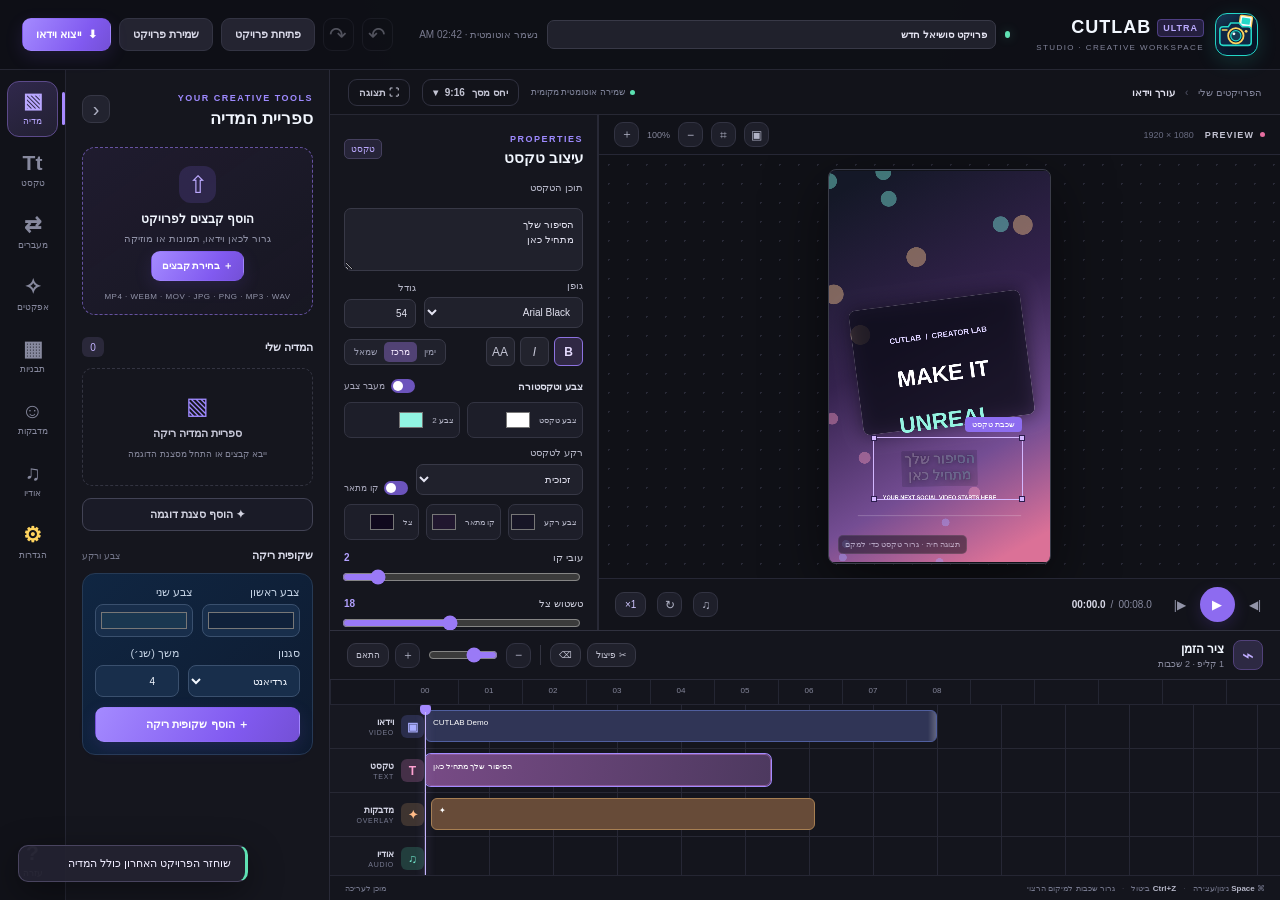
<file: CUTLAB_STUDIO_ULTRA.html>
<!doctype html>
<html lang="he" dir="rtl">
<head>
<meta charset="utf-8">
<meta name="viewport" content="width=device-width,initial-scale=1,viewport-fit=cover">
<meta name="theme-color" content="#09172c">
<meta name="description" content="CUTLAB Studio Ultra — עורך וידאו מתקדם לסושיאל, עם טקסטים, מעברים, שכבות ואפקטים.">
<title>CUTLAB Studio Ultra</title>
<style>
:root{--bg:#09172c;--panel:#0d1d35;--panel2:#112440;--panel3:#182e4b;--line:#263a55;--line2:#3a506e;--text:#f2f7ff;--muted:#8ea4c0;--muted2:#c2d0e2;--purple:#24d8c8;--purple2:#0ca89e;--pink:#ffd45e;--cyan:#24d8c8;--green:#5fe1b3;--danger:#fa737d;--accent:#24d8c8;--accent-alt:#ffd45e;--radius:15px;--font:'Heebo','Rubik',Arial,sans-serif}*{box-sizing:border-box}html,body{margin:0;min-height:100%;background:var(--bg);color:var(--text);font-family:var(--font);font-size:13px}body{overflow:hidden}button,input,select,textarea{font:inherit}button{cursor:pointer}button:focus-visible,input:focus-visible,select:focus-visible,textarea:focus-visible{outline:2px solid var(--purple);outline-offset:2px}button:disabled{opacity:.4;cursor:not-allowed}.app-shell{height:100vh;min-height:620px;display:flex;flex-direction:column;background:radial-gradient(ellipse at 52% -15%,color-mix(in srgb,var(--purple) 11%,transparent) 0,transparent 37%),var(--bg)}.topbar{height:70px;flex:0 0 70px;display:flex;align-items:center;gap:26px;padding:0 22px;border-bottom:1px solid #262733;background:rgba(14,15,21,.94);z-index:5}.brand-wrap{display:flex;align-items:center;gap:11px;min-width:220px}.brand-icon{height:43px;width:43px;flex:0 0 43px;display:grid;place-items:center;background:linear-gradient(145deg,#173754,#08172c 72%);border:1px solid #24d8c8;border-radius:12px;box-shadow:0 5px 20px #24d8c829;position:relative;overflow:visible}.brand-icon svg{width:100%;height:100%;overflow:visible;filter:drop-shadow(0 2px 3px #0005)}.brand-icon span{display:none}.brand-copy{display:flex;flex-direction:column;line-height:1.14}.brand-copy strong{font-size:18px;letter-spacing:1px}.brand-copy em{font-size:9px;font-style:normal;padding:3px 5px;background:#8f6aff2d;border:1px solid #9c7aff59;border-radius:4px;color:#bcabff;vertical-align:middle;letter-spacing:1px}.brand-copy small{color:#82849a;font-size:8px;letter-spacing:1.4px;margin-top:5px}.project-meta{display:flex;align-items:center;gap:9px;flex:1;min-width:120px}.online-dot{width:7px;height:7px;border-radius:50%;background:var(--green);box-shadow:0 0 11px #5fe1b355}.project-meta input{border:0;background:transparent;color:#ebebf5;font-weight:600;font-size:13px;width:min(260px,36vw);padding:7px 4px}.project-meta input:focus{outline:1px solid #6c5b9c;border-radius:5px}.saved-state{color:#77798d;font-size:10px;white-space:nowrap}.top-actions{display:flex;align-items:center;gap:8px}.btn,.icon-btn,.subtle-icon,.tiny-control,.timeline-btn,.play-main,.play-sub,.speed-button{border:1px solid transparent;border-radius:9px;transition:background .15s,border-color .15s,transform .15s;white-space:nowrap}.btn{padding:9px 13px;font-weight:600;display:inline-flex;align-items:center;justify-content:center;gap:7px;font-size:11px}.btn:hover{transform:translateY(-1px)}.btn-primary{background:linear-gradient(120deg,#a48aff,#815af0 68%,#7450d6);color:white;box-shadow:0 6px 18px #875fee24}.btn-primary:hover{background:linear-gradient(120deg,#b4a0ff,#916eff)}.btn-soft{background:#242431;border-color:#333443;color:#dadae9}.btn-soft:hover,.btn-ghost:hover,.icon-btn:hover{background:#2b2c3c;border-color:#47485d}.btn-ghost{background:transparent;border-color:#303140;color:#c3c4d3}.btn-outline{border-color:#424355;background:#1a1b27;color:#d2d3e1}.btn-outline:hover{border-color:#8071bc;background:#232233}.btn-danger-soft{background:#f5687e13;border-color:#f5687e35;color:#ff939b}.btn-small{padding:7px 10px;font-size:10px}.wide{width:100%}.icon-btn{width:31px;height:33px;background:transparent;border-color:#2d2e3a;color:#b7b8c8;font-size:21px;line-height:1}.workspace{flex:1;min-height:0;display:grid;grid-template-columns:66px 264px minmax(430px,1fr);direction:ltr}.tool-rail{grid-column:1;grid-row:1;background:#111219;border-right:1px solid #252633;display:flex;flex-direction:column;align-items:center;padding:11px 7px;gap:6px;direction:rtl}.rail-tool{width:51px;height:56px;border:1px solid transparent;border-radius:12px;background:transparent;color:#87899e;display:flex;flex-direction:column;justify-content:center;align-items:center;gap:5px;position:relative}.rail-tool span{font-size:21px;line-height:20px;color:inherit;font-weight:800}.rail-tool small{font-size:9px;line-height:1.2}.rail-tool:hover{background:#20202b;color:#dedbed}.rail-tool.active{background:linear-gradient(150deg,#30284c,#222032);border-color:#5c4a8a;color:#b9a7ff}.rail-tool.active:before{content:'';position:absolute;right:-8px;top:10px;height:33px;width:3px;background:#a78aff;border-radius:4px}.rail-spacer{flex:1}.tool-panel{grid-column:2;grid-row:1;background:#15161e;border-right:1px solid #292a38;direction:rtl;overflow:auto;padding:19px 16px 24px;min-height:0;scrollbar-width:thin;scrollbar-color:#363747 transparent}.tool-panel.collapsed{display:none}.panel-heading{display:flex;align-items:center;justify-content:space-between;margin-bottom:18px}.panel-heading h2{font-size:17px;font-weight:800;margin:4px 0 0}.eyebrow{font-size:9px;letter-spacing:1.5px;color:#9e8aff;font-weight:800}.subtle-icon{width:28px;height:28px;display:grid;place-items:center;background:#22232f;border:1px solid #363745;color:#aeb0c2;font-size:20px}.tool-section{display:none}.tool-section.active{display:block}.dropzone{border:1px dashed #6552a0;background:linear-gradient(145deg,#30244866,#1d1b2c50);border-radius:13px;display:flex;align-items:center;flex-direction:column;padding:18px 12px 13px;text-align:center;gap:7px;margin-bottom:22px}.dropzone.dragover{border-color:#c0adff;background:#52407f55}.drop-icon{width:37px;height:37px;display:grid;place-items:center;border-radius:12px;color:#bdaaff;background:#8c6cff28;font-size:24px;margin-bottom:2px}.dropzone strong{font-size:12px}.dropzone span,.dropzone small{font-size:10px;color:#9395aa}.dropzone small{font-size:8px;letter-spacing:.5px;margin-top:4px}.section-line{display:flex;align-items:center;justify-content:space-between;margin:18px 0 11px}.section-line h3{font-size:11px;font-weight:800;margin:0;color:#dcdeed}.count-pill{font-size:10px;min-width:22px;height:20px;display:grid;place-items:center;border-radius:6px;background:#2a283a;color:#c2b1ff}.subdued{color:#76798d;font-size:9px}.media-grid{display:grid;grid-template-columns:1fr 1fr;gap:9px;margin-bottom:12px}.media-card{border:1px solid #30313e;border-radius:10px;overflow:hidden;background:#1b1c26;position:relative;min-width:0;cursor:pointer}.media-card:hover,.media-card.selected{border-color:#8e76db;box-shadow:0 0 0 1px #8e76db55}.media-thumb{height:88px;background:linear-gradient(135deg,#272a40,#17181f);display:grid;place-items:center;overflow:hidden;position:relative}.media-thumb img,.media-thumb video{width:100%;height:100%;object-fit:cover}.media-kind{position:absolute;top:6px;right:6px;padding:3px 5px;border-radius:4px;background:#08090dbb;color:white;font-size:8px}.media-card-body{padding:8px}.media-card-body b{display:block;font-size:10px;overflow:hidden;text-overflow:ellipsis;white-space:nowrap}.media-card-body small{color:#898b9f;font-size:9px;display:block;margin-top:3px}.media-add-track{border:0;border-top:1px solid #30313e;background:#232333;width:100%;padding:7px;color:#b7a3ff;font-size:10px;font-weight:700}.empty-state{grid-column:1/-1;text-align:center;padding:23px 10px;border:1px dashed #333441;border-radius:10px;color:#85879b;display:flex;align-items:center;flex-direction:column;gap:7px}.empty-state span{font-size:24px;color:#9f8aff}.empty-state strong{font-size:11px;color:#c8c9d9}.empty-state small{font-size:9px;line-height:1.7}.mini-tip{font-size:10px;color:#9395ab;line-height:1.7;border-radius:9px;padding:10px;margin-top:13px;background:#20202b;border-right:2px solid #8c70e6}.feature-card{border:1px solid #4f4180;background:linear-gradient(135deg,#302548,#22202e);padding:13px;border-radius:11px;display:flex;align-items:center;gap:11px;margin-bottom:14px}.feature-symbol{height:38px;width:38px;display:grid;place-items:center;background:#8965e744;border-radius:9px;font-size:22px;font-weight:900;color:#d4c8ff}.feature-card b,.feature-card small{display:block}.feature-card b{font-size:11px}.feature-card small{color:#a2a1b8;font-size:9px;margin-top:4px}.style-presets{display:grid;grid-template-columns:1fr 1fr;gap:8px}.style-preset{height:88px;padding:10px;border:1px solid #383949;border-radius:10px;text-align:center;display:flex;flex-direction:column;align-items:center;justify-content:center;gap:8px;background:#1d1e29;color:#eee}.style-preset b{font-size:18px}.style-preset small{font-size:9px;color:#9b9caf}.preset-pop b{color:#ffc66b;text-shadow:2px 3px 0 #e24c8c,-2px -2px #4dcaff;font-weight:900}.preset-clean b{font-size:15px;letter-spacing:-1px}.preset-neon b{font-size:13px;color:#a7fff2;text-shadow:0 0 8px #3affdd}.preset-marker b{font-size:15px;background:#d6fa76;color:#25291a;transform:rotate(-5deg)}.panel-description{font-size:10px;line-height:1.8;color:#a0a2b5;margin:0 0 16px}.transition-grid{display:grid;grid-template-columns:1fr 1fr;gap:8px}.transition-card{border:1px solid #333543;border-radius:10px;background:#1c1d28;padding:8px;display:flex;flex-direction:column;align-items:stretch;gap:5px;color:#ddd}.transition-card:hover,.transition-card.active{border-color:#9476f4;background:#28243a}.transition-demo{height:55px;border-radius:7px;background:linear-gradient(130deg,#392e53,#1c3440);display:grid;place-items:center;font-size:24px;color:#d2c5ff;overflow:hidden}.fade-demo{background:linear-gradient(90deg,#222d3c,#ad8aff)}.slide-demo{background:linear-gradient(90deg,#283a44 40%,#a880ff)}.zoom-demo{background:radial-gradient(circle,#be9bff,#362746 60%)}.wipe-demo{background:repeating-linear-gradient(90deg,#322948 0 6px,#8a6ded 6px 12px)}.flash-demo{background:radial-gradient(circle,#f8e9ff,#6e4ee5)}.spin-demo{background:linear-gradient(45deg,#6146ca,#2d293d)}.glitch-demo{color:#ff9ab6;text-shadow:3px 0 #44e4ee,-3px 0 #ff6aa9}.transition-card b{font-size:11px}.transition-card small{font-size:9px;color:#999bad}.control-card{border:1px solid #30313e;border-radius:10px;background:#1b1c26;padding:13px;margin-top:14px}.control-card label,.range-label{display:flex;justify-content:space-between;align-items:center;font-size:10px;color:#cacbd9;margin-bottom:11px}.control-card label:not(:first-child){margin-top:13px}.control-card label b,.range-label b{color:#b3a1ff;font-size:10px}.control-card small{display:block;line-height:1.7;color:#83869b;font-size:9px;margin-top:11px}.filter-grid{display:grid;grid-template-columns:repeat(3,1fr);gap:9px}.filter-card{border:1px solid transparent;background:transparent;border-radius:9px;padding:4px;color:#d1d2df;display:flex;flex-direction:column;gap:6px}.filter-card.active,.filter-card:hover{border-color:#8c76d9;background:#242335}.filter-card b{font-size:9px}.filter-swatch{height:58px;border-radius:7px;display:grid;place-items:center;font-size:18px;font-weight:900;color:#fff;text-shadow:0 2px 5px #0008}.filter-original{background:linear-gradient(135deg,#2c4250,#d8a8a4)}.filter-cinema{background:linear-gradient(130deg,#101c31,#cf865b);filter:saturate(.75)}.filter-vivid{background:linear-gradient(130deg,#aa46e9,#4ee0b9,#ffb34e)}.filter-mono{background:linear-gradient(130deg,#111,#d6d6d6)}.filter-retro{background:linear-gradient(130deg,#c18f62,#354f4a)}.filter-dream{background:linear-gradient(130deg,#ff94d4,#9c8bff,#9bfbef)}.template-list{display:flex;flex-direction:column;gap:10px}.template-card{display:grid;grid-template-columns:94px 1fr 15px;align-items:center;gap:10px;text-align:right;padding:8px;background:#1c1d27;border:1px solid #333441;border-radius:10px;color:#ddd}.template-card:hover{border-color:#8770ce}.template-card>div:nth-child(2) b,.template-card>div:nth-child(2) small{display:block}.template-card>div:nth-child(2) b{font-size:10px}.template-card>div:nth-child(2) small{font-size:9px;color:#9698ac;margin-top:5px}.template-card>span:last-child{color:#a995ff}.template-art{height:74px;border-radius:7px;display:flex;flex-direction:column;align-items:center;justify-content:center;gap:6px;text-align:center;overflow:hidden;position:relative}.template-art span{font-size:7px;letter-spacing:2px}.template-art b{font-size:15px;font-weight:900}.template-art i{font-style:normal;font-size:8px}.template-podcast .template-art{background:radial-gradient(circle at 40% 20%,#e6689d,#32234b 65%)}.template-cinema .template-art{background:linear-gradient(135deg,#121d26,#435a68)}.template-hype .template-art{background:linear-gradient(125deg,#f5b543,#ec5d85 52%,#6045bb)}.template-quote .template-art{background:linear-gradient(140deg,#435c74,#17202f)}.sticker-grid{display:grid;grid-template-columns:repeat(4,1fr);gap:8px}.sticker-grid button{background:#20212d;border:1px solid #343543;border-radius:10px;height:52px;font-size:24px}.sticker-grid button:hover{background:#2e2a43;border-color:#8c71de;transform:translateY(-2px)}.audio-hero{background:linear-gradient(130deg,#153b45,#22203c);border:1px solid #32636a;border-radius:12px;padding:16px;display:flex;flex-direction:column;gap:6px;margin-bottom:15px}.audio-hero span{font-size:28px;color:#6df3d9}.audio-hero b{font-size:12px}.audio-hero small{font-size:9px;color:#a3b3c0}.audio-list{display:flex;flex-direction:column;gap:7px}.audio-item{padding:9px;background:#20212c;border:1px solid #333543;border-radius:8px;display:flex;gap:8px;align-items:center}.audio-item .note{height:31px;width:31px;display:grid;place-items:center;background:#263e46;color:#75ead6;border-radius:8px;font-size:17px}.audio-item div{min-width:0;flex:1}.audio-item b{display:block;font-size:10px;overflow:hidden;text-overflow:ellipsis;white-space:nowrap}.audio-item small{display:block;font-size:9px;color:#898b9e;margin-top:3px}.audio-item button{background:#302434;border:0;color:#f49ba9;border-radius:6px;padding:5px 7px}.empty-inline{color:#7f8298;background:#1c1d27;border:1px dashed #323441;border-radius:8px;text-align:center;padding:15px;font-size:10px}.editor-area{grid-column:3;grid-row:1;min-width:0;min-height:0;display:flex;flex-direction:column;direction:rtl}.editor-toolbar{height:45px;flex:0 0 45px;border-bottom:1px solid #272834;display:flex;align-items:center;justify-content:space-between;padding:0 18px;background:#12131a}.crumbs{display:flex;align-items:center;gap:10px;color:#83859b;font-size:10px}.crumbs span:nth-child(2){color:#55566b}.crumbs b{color:#e1e1ef;font-weight:700}.toolbar-right{display:flex;align-items:center;gap:12px}.autosave{display:flex;align-items:center;gap:5px;font-size:9px;color:#7f8399}.autosave i{display:inline-block;width:5px;height:5px;border-radius:50%;background:#5be1b1}.stage-and-props{flex:1;min-height:300px;display:grid;grid-template-columns:minmax(250px,1fr) 268px;gap:0;min-width:0;overflow:hidden}.stage-column{display:flex;flex-direction:column;min-width:0;min-height:0;background:#0d0e14;border-left:1px solid #282936}.stage-header{height:40px;flex:0 0 40px;display:flex;align-items:center;justify-content:space-between;padding:0 15px;background:#111219;border-bottom:1px solid #262735}.stage-header>div:first-child{display:flex;align-items:center;gap:11px}.stage-live{font-size:9px;font-weight:800;letter-spacing:1.1px;color:#c3c3d2;display:flex;gap:6px;align-items:center}.stage-live i{width:5px;height:5px;border-radius:50%;background:#e56d9f}.resolution-label{color:#686b80;font-size:9px}.stage-options{display:flex;align-items:center;gap:8px;color:#85879b;font-size:9px}.tiny-control{height:25px;min-width:25px;padding:0 5px;background:#1e1f2a;border-color:#323342;color:#b0b2c5;font-size:12px;display:inline-grid;place-items:center}.tiny-control:hover{background:#2b293b;border-color:#7564ab}.stage-workspace{flex:1;min-height:0;position:relative;display:flex;align-items:center;justify-content:center;overflow:hidden;background-color:#101117;background-image:radial-gradient(#292a37 1px,transparent 1px);background-size:19px 19px;padding:14px}.stage-frame{height:min(100%,570px);max-height:100%;aspect-ratio:9/16;max-width:100%;background:#11131a;position:relative;box-shadow:0 18px 60px #0008;border:1px solid #3b3d4a;border-radius:8px;overflow:hidden;transition:aspect-ratio .2s}.stage-frame canvas{height:100%;width:100%;display:block;object-fit:contain}.stage-float-label{position:absolute;bottom:9px;left:9px;padding:4px 6px;background:#101018b8;border:1px solid #ffffff1d;border-radius:5px;font-size:8px;color:#c4c5d5;pointer-events:none;opacity:0;transition:opacity .2s}.stage-frame:hover .stage-float-label{opacity:.8}.safe-guides,.grid-guides{position:absolute;inset:8%;pointer-events:none}.safe-guides span{position:absolute;inset:0;border:1px dashed #fff6}.safe-guides span:last-child{inset:9%;border-color:#fff3}.grid-guides{background:linear-gradient(to right,transparent 33.1%,#ffffff32 33.3%,transparent 33.5%,transparent 66.4%,#ffffff32 66.6%,transparent 66.8%),linear-gradient(to bottom,transparent 33.1%,#ffffff32 33.3%,transparent 33.5%,transparent 66.4%,#ffffff32 66.6%,transparent 66.8%)}.text-handles{position:absolute;border:1px solid #d3b7ff;box-shadow:0 0 0 999px #0000;pointer-events:none;inset:35% 12% 35%}.handle-label{position:absolute;right:0;top:-21px;background:#8d6df0;color:white;font-size:8px;padding:3px 7px;border-radius:4px}.corner{width:6px;height:6px;background:#d3b7ff;border:1px solid #2c1d4d;position:absolute}.c1{top:-3px;right:-3px}.c2{top:-3px;left:-3px}.c3{bottom:-3px;right:-3px}.c4{bottom:-3px;left:-3px}.playback-controls{height:52px;flex:0 0 52px;display:flex;align-items:center;justify-content:space-between;border-top:1px solid #262735;background:#12131a;padding:0 16px}.playback-left,.playback-right{display:flex;align-items:center;gap:11px}.play-main{width:35px;height:35px;background:#8d6bf0;color:white;border-radius:50%;font-size:13px;box-shadow:0 5px 16px #7751e033}.play-main:hover{background:#a28aff}.play-sub{background:transparent;color:#9294a8;font-size:12px;padding:5px 2px}.play-sub:hover{color:#eee}.time-readout{display:flex;gap:5px;align-items:center;margin-right:8px;font-size:10px;color:#888ba0;direction:ltr}.time-readout b{color:#d8d8e6;font-weight:700}.speed-button{background:#20212d;border:1px solid #353644;color:#d0c7ff;font-size:10px;padding:6px 9px}.inspector{background:#15161e;padding:15px 14px;overflow:auto;min-height:0;border-right:1px solid #282936;scrollbar-width:thin;scrollbar-color:#363747 transparent}.inspector-title{display:flex;justify-content:space-between;align-items:center;margin-bottom:15px}.inspector-title h2{font-size:15px;margin:4px 0 0}.selected-chip{font-size:9px;background:#262438;border:1px solid #45405e;color:#bba9ff;border-radius:5px;padding:4px 6px}.inspector-empty{display:flex;flex-direction:column;align-items:stretch;gap:10px;text-align:center;padding:24px 2px}.inspector-empty-icon{width:55px;height:55px;display:grid;place-items:center;border-radius:17px;background:linear-gradient(135deg,#3b315b,#25213a);border:1px solid #5a4a8c;color:#c0afff;font-size:29px;margin:0 auto 7px}.inspector-empty b{font-size:12px}.inspector-empty p{font-size:10px;line-height:1.9;color:#999bad;margin:0 4px 8px}.properties-content{display:block}.property-group{display:flex;flex-direction:column;gap:9px}.field-label,.field label{display:block;font-size:10px;color:#b7b8c9;margin-bottom:6px}.field{min-width:0;flex:1}.field.grow{flex:1}.field.width-small{flex:0 0 72px}input[type=text],input[type=number],input:not([type]),textarea,select{width:100%;background:#20212c;border:1px solid #383947;border-radius:7px;padding:8px;color:#e4e4f2;min-width:0;font-size:10px}textarea{resize:vertical;line-height:1.5}input[type=number]{direction:ltr;text-align:right}select{cursor:pointer}.property-row{display:flex;gap:8px;align-items:flex-end}.style-toggle-row{display:flex;align-items:center;gap:5px}.style-toggle{width:29px;height:29px;border-radius:6px;border:1px solid #383947;background:#22232d;color:#c5c6d6;font-size:12px}.style-toggle.active{border-color:#8d72e1;background:#302844;color:#e6dbff}.segmented{margin-right:auto;border:1px solid #383947;background:#20212c;border-radius:7px;display:flex;padding:2px}.segmented button{background:transparent;color:#9b9db2;border:0;border-radius:5px;padding:5px 7px;font-size:9px}.segmented button.active{background:#514274;color:#f5eaff}.compact{margin:4px 0 0}.compact h3{font-size:10px}.switch-label{font-size:9px;color:#aaaabd;display:inline-flex;align-items:center;gap:6px;white-space:nowrap}.switch-label input{display:none}.switch-label span{width:24px;height:14px;border-radius:9px;background:#363747;position:relative;display:inline-block}.switch-label span:after{content:'';width:10px;height:10px;background:#b4b5c5;position:absolute;top:2px;right:2px;border-radius:50%;transition:all .15s}.switch-label input:checked+span{background:#6c54bc}.switch-label input:checked+span:after{right:12px;background:white}.color-row{display:flex;gap:7px}.color-row label{flex:1;display:flex;align-items:center;gap:7px;min-width:0;border:1px solid #333442;background:#1d1e29;padding:5px;border-radius:7px}.color-row label span{font-size:8px;color:#b6b7c8;white-space:nowrap}.color-row input[type=color]{height:24px;width:28px;flex-shrink:0;border:0;background:transparent;padding:0;border-radius:5px;cursor:pointer}.range-label{margin:3px 0 -4px}input[type=range]{width:100%;accent-color:#9a7af6;height:14px;cursor:pointer}.field input[type=range]{width:100%}.tiny-link{border:0;background:transparent;color:#b3a0ff;font-size:9px}.clip-property-art{height:75px;border-radius:9px;background:linear-gradient(135deg,#292946,#4f3167 50%,#20565b);display:flex;align-items:center;justify-content:center;border:1px solid #504070}.clip-property-art span{font-size:10px;letter-spacing:2px;font-weight:800;color:#fff}.clip-file-name{font-size:11px;font-weight:700;word-break:break-word}.button-pair{display:flex;gap:8px;margin-top:5px}.button-pair>*{flex:1}.wide-select{width:100%}.property-group select,.property-group input,.property-group textarea{direction:rtl}.property-group input[type=range]{direction:ltr}.hidden{display:none!important}.timeline-panel{height:270px;flex:0 0 270px;background:#14151d;border-top:1px solid #30313f;display:flex;flex-direction:column;min-height:0}.timeline-header{height:49px;flex:0 0 49px;display:flex;align-items:center;justify-content:space-between;padding:0 17px;border-bottom:1px solid #2a2b39}.timeline-title{display:flex;align-items:center;gap:9px}.timeline-icon{height:30px;width:30px;display:grid;place-items:center;background:#2d2943;border:1px solid #51417a;border-radius:8px;color:#c0adff;font-size:20px}.timeline-title h2{font-size:12px;margin:0}.timeline-title small{font-size:9px;color:#8b8da1;display:block;margin-top:3px}.timeline-actions{display:flex;gap:6px;align-items:center}.timeline-btn{background:#20212c;border-color:#373846;color:#c3c4d3;padding:6px 8px;font-size:9px}.timeline-btn:hover{border-color:#8670d0;background:#2a263a}.action-separator{height:20px;width:1px;background:#333441;margin:0 3px}.timeline-actions input[type=range]{width:70px}.timeline-ruler-scroll{height:25px;flex:0 0 25px;overflow:hidden;direction:ltr;border-bottom:1px solid #252633}.timeline-ruler{height:25px;position:relative;direction:ltr;background:repeating-linear-gradient(to right,#242633 0 1px,transparent 1px 64px);min-width:100%}.ruler-label{position:absolute;top:6px;transform:translateX(-50%);font-size:8px;color:#85879b;direction:ltr}.timeline-scroll{flex:1;min-height:0;overflow:auto;position:relative;scrollbar-width:thin;scrollbar-color:#3b3c4b #171821}.timeline-content{position:relative;min-width:100%;direction:ltr;padding-bottom:7px}.track-row{height:44px;display:flex;position:relative;border-bottom:1px solid #272834}.track-label{width:95px;flex:0 0 95px;display:flex;flex-direction:row;align-items:center;gap:7px;padding-left:11px;background:#171821;border-right:1px solid #30313f;direction:rtl;z-index:2}.track-label div b,.track-label div small{display:block}.track-label div b{font-size:9px;color:#d0d1e1}.track-label div small{font-size:7px;color:#777a90;margin-top:2px;letter-spacing:.7px}.track-badge{height:23px;width:23px;border-radius:6px;display:grid;place-items:center;font-size:12px;font-weight:800}.video-badge{background:#2a2d4b;color:#a9adff}.text-badge{background:#453048;color:#ffa2d2}.sticker-badge{background:#3e3430;color:#ffbb87}.audio-badge{background:#223e3d;color:#72e8ce}.track-content{height:100%;flex:1;position:relative;background:repeating-linear-gradient(to right,#262735 0 1px,transparent 1px 64px);min-width:0}.timeline-clip{position:absolute;top:5px;height:32px;border-radius:6px;border:1px solid #6353a3;background:#373050;cursor:pointer;overflow:hidden;min-width:24px;color:white}.timeline-clip:hover{filter:brightness(1.17)}.timeline-clip.selected{border-color:#d5caff;box-shadow:0 0 0 1px #a38bff}.timeline-clip.video{background:#303556;border-color:#505f9f}.timeline-clip.text{background:linear-gradient(100deg,#784b86,#4d395f);border-color:#8c5b9a}.timeline-clip.sticker{background:#674b38;border-color:#a77f52}.timeline-clip.audio{background:#214f4a;border-color:#387a70}.timeline-clip span{display:block;font-size:8px;white-space:nowrap;overflow:hidden;text-overflow:ellipsis;padding:7px 7px}.timeline-clip .waveform{position:absolute;inset:2px 0;opacity:.26;background:repeating-linear-gradient(90deg,transparent 0 3px,#9bf5df 3px 4px,transparent 4px 8px);pointer-events:none}.timeline-transition{position:absolute;top:7px;width:16px;height:28px;border-radius:5px;border:1px solid #b2a0ff;background:#b59dff33;display:grid;place-items:center;font-size:9px;color:#d5c7ff;z-index:1}.playhead{position:absolute;top:0;bottom:7px;left:95px;width:1px;z-index:8;pointer-events:none}.playhead-cap{position:absolute;top:0;left:-5px;width:11px;height:10px;background:#a58aff;border-radius:3px 3px 7px 7px}.playhead-line{position:absolute;top:7px;bottom:0;left:0;width:1px;background:#c6b5ff;box-shadow:0 0 8px #b29affaa}.timeline-footer{display:flex;align-items:center;justify-content:space-between;padding:0 15px;height:25px;flex:0 0 25px;color:#75788d;font-size:8px;border-top:1px solid #252633}.timeline-footer b{color:#b8b9ca;font-weight:700}.footer-sep{padding:0 5px;color:#4b4d60}.toast-region{position:fixed;left:18px;bottom:18px;z-index:50;display:flex;flex-direction:column;gap:8px;pointer-events:none}.toast{border:1px solid #49445f;background:#232231f2;box-shadow:0 10px 35px #0006;color:#efecff;border-radius:10px;padding:11px 14px;min-width:230px;max-width:350px;font-size:11px;animation:toastIn .25s ease-out}.toast.success{border-right:3px solid var(--green)}.toast.error{border-right:3px solid var(--danger)}@keyframes toastIn{from{opacity:0;transform:translateY(7px)}to{opacity:1;transform:translateY(0)}}.modal-backdrop{position:fixed;inset:0;background:#070810c9;backdrop-filter:blur(9px);z-index:40;display:grid;place-items:center;padding:20px}.modal-card{width:min(490px,95vw);background:#181923;border:1px solid #3d3e50;border-radius:18px;padding:22px;box-shadow:0 30px 90px #000a}.modal-head{display:flex;align-items:flex-start;justify-content:space-between;margin-bottom:20px}.modal-head h2{font-size:19px;margin:5px 0 0}.export-preview{border:1px solid #38394a;background:radial-gradient(ellipse at 50% 0,#4a3767,#20202e 70%);border-radius:13px;padding:25px;display:flex;flex-direction:column;align-items:center;gap:10px}.export-spinner{height:57px;width:57px;display:grid;place-items:center;border-radius:18px;background:#a589ff2a;border:1px solid #8c74ce;color:#c7b8ff;font-size:28px}.export-spinner.spinning{animation:spinner 1.2s linear infinite}@keyframes spinner{to{transform:rotate(360deg)}}.export-preview b{font-size:13px}.export-preview span{font-size:10px;color:#a5a6b9}.progress-track{height:7px;background:#30313f;border-radius:8px;overflow:hidden;margin:16px 0}.progress-track span{display:block;height:100%;width:0;background:linear-gradient(90deg,#7b5ae6,#e472c8,#62e3d4);border-radius:8px;transition:width .2s}.modal-actions{display:flex;justify-content:flex-end;gap:9px}.modal-note{display:block;color:#7f8298;line-height:1.7;font-size:9px;margin-top:15px}.help-card{width:min(460px,95vw)}.help-steps{display:flex;flex-direction:column;gap:14px;margin-bottom:20px}.help-steps>div{display:flex;align-items:flex-start;gap:13px}.help-steps>div>b{font-size:12px;color:#b39fff;background:#342c4e;border:1px solid #56477e;border-radius:7px;padding:5px 7px}.help-steps strong,.help-steps small{display:block}.help-steps strong{font-size:12px}.help-steps small{font-size:10px;color:#9698ad;line-height:1.7;margin-top:4px}.ratio-options{display:grid;grid-template-columns:repeat(4,1fr);gap:8px}.ratio-options button{border:1px solid #373846;border-radius:10px;padding:13px 5px;background:#20212b;color:#d7d8e7;display:flex;align-items:center;flex-direction:column;gap:7px}.ratio-options button.active,.ratio-options button:hover{border-color:#a38aff;background:#2c2740}.ratio-options b{font-size:12px}.ratio-options small{font-size:8px;color:#9b9eb0;text-align:center}.ratio-visual{height:55px;width:32px;border:2px solid #ad9aff;border-radius:3px;background:linear-gradient(135deg,#46375f,#2c5660)}.ratio-11{height:43px;width:43px}.ratio-169{height:32px;width:55px;margin:11px 0}.ratio-45{height:52px;width:42px}.ratio-modal{width:min(520px,95vw)}@media(max-width:1240px){.workspace{grid-template-columns:60px 235px minmax(380px,1fr)}.tool-panel{padding:15px 12px}.stage-and-props{grid-template-columns:minmax(220px,1fr) 246px}.topbar{padding:0 13px;gap:15px}.brand-wrap{min-width:180px}.saved-state{display:none}.top-actions .btn{padding:8px 9px}.timeline-panel{height:260px;flex-basis:260px}}@media(max-width:1010px){body{overflow:auto}.app-shell{height:auto;min-height:100vh}.topbar{position:sticky;top:0;height:auto;min-height:65px;flex-wrap:wrap;padding:10px;gap:10px}.brand-wrap{min-width:150px}.brand-copy small{display:none}.project-meta{order:3;flex-basis:100%;margin-top:0}.project-meta input{width:60vw}.top-actions{margin-right:auto}.top-actions .btn-soft{display:none}.workspace{grid-template-columns:56px minmax(0,1fr);grid-template-rows:auto;flex:1}.tool-rail{grid-column:1;grid-row:1}.tool-panel{grid-column:2;grid-row:1;max-height:430px;border-right:0;border-bottom:1px solid #292a38}.editor-area{grid-column:1/-1;grid-row:2;min-height:800px}.stage-and-props{grid-template-columns:minmax(250px,1fr) 245px;min-height:480px}.timeline-panel{height:255px;flex-basis:255px}.inspector{border-top:1px solid #272834}}@media(max-width:670px){.topbar{gap:6px}.brand-wrap{min-width:120px}.brand-icon{width:32px;height:32px}.brand-copy strong{font-size:14px}.top-actions{gap:4px}.top-actions .btn-primary{font-size:9px;padding:7px}.top-actions .icon-btn{width:26px;height:29px}.project-meta{margin:0}.editor-area{min-height:980px}.editor-toolbar{padding:0 8px}.toolbar-right{gap:5px}.autosave{display:none}.stage-and-props{display:flex;flex-direction:column;overflow:visible}.stage-column{min-height:470px}.stage-workspace{min-height:360px}.stage-frame{height:330px}.inspector{max-height:none;overflow:visible;border-top:1px solid #323342}.timeline-panel{height:280px;flex-basis:280px}.timeline-header{padding:0 8px}.timeline-actions{gap:3px}.timeline-actions .timeline-btn{padding:5px}.timeline-actions input[type=range]{width:46px}.timeline-footer{font-size:7px}.workspace{grid-template-columns:52px minmax(0,1fr)}.rail-tool{width:43px}.tool-panel{padding:12px}.ratio-options{grid-template-columns:repeat(2,1fr)}}

.clip-resize{position:absolute;top:0;bottom:0;right:0;width:8px;cursor:ew-resize;background:linear-gradient(90deg,transparent,#ffffff3b);z-index:2}.tiny-control.active{background:#332b49;border-color:#8a6be3;color:#d5c6ff}
.rail-tool[data-panel="settings"] span{color:var(--accent-alt)}
.blank-quick-card{border:1px solid var(--line);background:linear-gradient(135deg,#102642,#0e1b30);padding:12px;border-radius:13px;margin-top:10px}.blank-quick-card .property-row{display:flex;gap:9px;margin-bottom:10px}.blank-quick-card .field{display:flex;flex-direction:column;gap:5px;min-width:0}.blank-quick-card .field span{font-size:11px;color:var(--muted2)}
.blank-quick-card input[type=color],.control-card input[type=color]{width:100%;height:33px;padding:3px;border-radius:8px;background:var(--panel3);border:1px solid var(--line2)}.blank-quick-card select,.blank-quick-card input[type=number]{min-width:0;width:100%;height:32px;border:1px solid var(--line2);border-radius:8px;background:var(--panel3);color:var(--text);padding:0 8px}.blank-quick-card .width-small{width:84px;flex:0 0 84px}
.emoji-picker{display:flex;flex-direction:column;gap:9px}#emojiSearch{width:100%;height:36px;border-radius:9px;border:1px solid var(--line2);background:var(--panel2);color:var(--text);padding:0 11px}.emoji-category-tabs{display:flex;gap:5px;flex-wrap:wrap}.emoji-category-tabs button{border:1px solid var(--line);background:var(--panel2);color:var(--muted2);padding:6px 8px;border-radius:8px;font-size:10px}.emoji-category-tabs button.active{border-color:var(--accent);color:var(--text);background:color-mix(in srgb,var(--accent) 14%,var(--panel2))}
.emoji-grid{max-height:310px;overflow:auto;display:grid;grid-template-columns:repeat(6,minmax(0,1fr));gap:5px;padding:4px;border:1px solid var(--line);border-radius:10px;background:#091428}.emoji-grid button{border:1px solid transparent;background:transparent;border-radius:8px;min-width:0;min-height:34px;font-size:22px;display:grid;place-items:center;padding:2px}.emoji-grid button:hover{background:var(--panel3);border-color:var(--accent);transform:translateY(-1px)}.emoji-empty{grid-column:1/-1;padding:18px 8px;text-align:center;color:var(--muted);font-size:11px}
.settings-intro{display:flex;align-items:center;gap:12px;padding:14px;border:1px solid var(--line);border-radius:14px;background:linear-gradient(135deg,#12364a,#101d33);margin-bottom:15px}.settings-intro h3{font-size:14px;margin:0 0 5px}.settings-intro p{font-size:11px;line-height:1.5;color:var(--muted2);margin:0}.settings-emblem{height:42px;width:42px;flex:0 0 42px;display:grid;place-items:center;border-radius:12px;background:#24d8c81d;color:var(--accent);font-size:23px}
.theme-preset-grid{display:grid;grid-template-columns:repeat(2,minmax(0,1fr));gap:8px;margin:8px 0 15px}.theme-preset-grid button{min-width:0;display:flex;flex-direction:column;align-items:flex-start;gap:4px;padding:9px;border-radius:11px;border:1px solid var(--line);background:var(--panel2);color:var(--text);text-align:right}.theme-preset-grid button.active,.theme-preset-grid button:hover{border-color:var(--accent);box-shadow:0 0 0 1px color-mix(in srgb,var(--accent) 16%,transparent)}.theme-preset-grid b{font-size:11px}.theme-preset-grid small{font-size:9px;color:var(--muted)}
.preset-dots{width:100%;height:24px;border-radius:6px;display:block}.ocean-dots{background:linear-gradient(100deg,#09172c 0 34%,#24d8c8 34% 68%,#ffd45e 68%)}.sunset-dots{background:linear-gradient(100deg,#20172b 0 34%,#ff8b84 34% 68%,#ffd45e 68%)}.mint-dots{background:linear-gradient(100deg,#0c2224 0 34%,#8cf0c0 34% 68%,#e2f77b 68%)}.mono-dots{background:linear-gradient(100deg,#151b27 0 34%,#d4deeb 34% 68%,#8bb8ff 68%)}
#blankSlideControls{margin:12px 0}.audio-mute-switch{margin:10px 0 14px}
.transition-card .blur-demo{background:linear-gradient(135deg,#16294b,#24d8c8);filter:blur(.2px)}.transition-card .circle-demo{background:radial-gradient(circle,#ffd45e 0 22%,#24d8c8 23% 48%,#122845 49%)}.transition-card .shutter-demo{background:repeating-linear-gradient(90deg,#24d8c8 0 5px,#122845 5px 10px)}.transition-card .crosszoom-demo{background:radial-gradient(circle,#ffd45e,#24d8c8 35%,#152541)}.transition-card .flip-demo{background:linear-gradient(180deg,#ffd45e 0 50%,#24d8c8 50%)}
.filter-warm{background:linear-gradient(135deg,#8b4d30,#ffd45e)}.filter-cold{background:linear-gradient(135deg,#14274a,#69caee)}.filter-film{background:linear-gradient(135deg,#4b3e30,#b5a178)}.filter-noir{background:linear-gradient(135deg,#05070d,#89909b)}.filter-pastel{background:linear-gradient(135deg,#f0b9c7,#9bcae7)}.filter-cyber{background:linear-gradient(135deg,#ff49cb,#29f3d1)}.filter-faded{background:linear-gradient(135deg,#9d9f91,#d2d2b4)}.filter-amber{background:linear-gradient(135deg,#4a2b16,#e9a746)}
@media(max-width:1000px){.emoji-grid{grid-template-columns:repeat(5,minmax(0,1fr))}.theme-preset-grid{grid-template-columns:repeat(2,minmax(0,1fr))}}

.style-preset.preset-gold{background:linear-gradient(135deg,#102744,#174b5d 55%,#5b4a21);border-color:#b7ab52;color:#ffe38a}
.style-preset.preset-subtitle{background:linear-gradient(135deg,#09172c,#203a58);border-color:#3e5875;color:#f4f8ff}
.style-preset.preset-retro{background:linear-gradient(135deg,#36223a,#925b3f 60%,#d4a35e);border-color:#bb8c55;color:#ffe2a8}
.style-preset.preset-impact{background:linear-gradient(135deg,#08172c,#0f5361 60%,#806629);border-color:#24d8c8;color:#ffffff}

.export-options{display:grid;grid-template-columns:1fr 1fr;gap:12px;margin:16px 0;text-align:right}.export-options label{display:flex;flex-direction:column;gap:7px;color:var(--muted2);font-size:12px;font-weight:700}.export-options select{width:100%;min-width:0;padding:10px 11px;border:1px solid var(--line2);border-radius:10px;background:var(--panel2);color:var(--text);font:inherit;outline:none}.export-options select:focus{border-color:var(--accent)}@media(max-width:520px){.export-options{grid-template-columns:1fr}}
.export-options{display:grid;grid-template-columns:1fr 1fr;gap:12px;margin:16px 0;text-align:right}.export-options label{display:flex;flex-direction:column;gap:7px;color:var(--muted2);font-size:12px;font-weight:700}.export-options select{width:100%;min-width:0;padding:10px 11px;border:1px solid var(--line2);border-radius:10px;background:var(--panel2);color:var(--text);font:inherit;outline:none}.export-options select:focus{border-color:var(--accent)}@media(max-width:520px){.export-options{grid-template-columns:1fr}}

/* Mobile canvas-first layout: keep the creation preview visible before tool panels. */
@media (max-width: 1010px) {
  html, body { width: 100%; overflow-x: hidden; }
  body { overflow-y: auto; }
  .app-shell { height: auto; min-height: 100vh; min-height: 100dvh; overflow: visible; }
  .workspace {
    display: flex; flex-direction: column; align-items: stretch; gap: 10px;
    width: 100%; min-width: 0; min-height: 0; padding: 0 8px 18px; overflow: visible;
  }
  .editor-area {
    order: 0; grid-column: auto; grid-row: auto; width: 100%; min-width: 0;
    min-height: 0; overflow: visible;
  }
  .editor-toolbar { height: auto; min-height: 45px; flex-wrap: wrap; gap: 8px; padding: 8px; }
  .toolbar-right { flex-wrap: wrap; }
  .stage-and-props { display: flex; flex-direction: column; min-width: 0; min-height: 0; overflow: visible; }
  .stage-column { width: 100%; min-width: 0; min-height: 0; }
  .stage-workspace {
    flex: 0 0 auto; height: 56vh; height: 56dvh;
    min-height: 280px; max-height: 520px; padding: 8px;
  }
  .stage-frame { max-width: 100%; max-height: 100%; }
  .inspector { width: 100%; max-height: none; overflow: visible; }
  .timeline-panel { height: 250px; flex-basis: 250px; min-height: 250px; }
  .tool-rail {
    order: 1; grid-column: auto; grid-row: auto; display: flex; flex-direction: row;
    align-items: stretch; width: 100%; min-width: 0; overflow-x: auto; overflow-y: hidden;
    padding: 8px; gap: 6px; border: 1px solid #292a38; border-radius: 12px;
    scrollbar-width: thin;
  }
  .rail-spacer { display: none; }
  .rail-tool { flex: 0 0 56px; width: 56px; min-width: 56px; height: 50px; padding: 5px 2px; }
  .tool-panel {
    order: 2; grid-column: auto; grid-row: auto; width: 100%; min-width: 0;
    max-height: none; min-height: 0; border: 1px solid #292a38; border-radius: 14px;
    padding: 12px; overflow: visible;
  }
}
@media (max-width: 670px) {
  .workspace { gap: 8px; padding: 0 6px 14px; }
  .editor-area { min-height: 0; }
  .editor-toolbar { align-items: flex-start; }
  .crumbs, .toolbar-right { max-width: 100%; }
  .stage-header { flex-wrap: wrap; gap: 6px; padding: 8px; }
  .stage-options { flex-wrap: wrap; }
  .stage-workspace { height: 52vh; height: 52dvh; min-height: 250px; max-height: 440px; }
  .stage-column { min-height: 0; }
  .playback-controls { flex-wrap: wrap; gap: 8px; padding: 8px; }
  .timeline-panel { height: 245px; flex-basis: 245px; }
}
</style>

</head>
<body>
<div class="app-shell">
  <header class="topbar">
    <div class="brand-wrap"><div class="brand-icon" aria-hidden="true"><svg viewBox="0 0 64 64"><g transform="rotate(8 46 12)"><rect x="37" y="3" width="19" height="21" rx="2" fill="#f7fbff" stroke="#ffd45e" stroke-width="2"/><rect x="40" y="6" width="13" height="10" rx="1" fill="#24d8c8"/><rect x="40" y="18" width="13" height="3" rx="1" fill="#d8e3f0"/></g><path d="M11 20h8l4-6h13l5 6h9a5 5 0 0 1 5 5v19a5 5 0 0 1-5 5H11a5 5 0 0 1-5-5V25a5 5 0 0 1 5-5Z" fill="#102744" stroke="#24d8c8" stroke-width="2.4" stroke-linejoin="round"/><path d="M10 25h7" stroke="#ffd45e" stroke-width="2.5" stroke-linecap="round"/><circle cx="31" cy="34" r="12" fill="#08172c" stroke="#ffd45e" stroke-width="2.8"/><circle cx="31" cy="34" r="8" fill="#163c54" stroke="#24d8c8" stroke-width="2"/><circle cx="28" cy="31" r="2.2" fill="#f6fcff"/><circle cx="47" cy="27" r="2.2" fill="#ffd45e"/></svg><span>✦</span></div><div class="brand-copy"><strong>CUTLAB <em>ULTRA</em></strong><small>STUDIO · CREATIVE WORKSPACE</small></div></div>
    <div class="project-meta"><span class="online-dot"></span><input id="projectName" value="פרויקט סושיאל חדש" aria-label="שם הפרויקט"><span class="saved-state" id="saveState">כל השינויים מקומיים</span></div>
    <div class="top-actions">
      <button class="icon-btn" id="undoBtn" title="ביטול (Ctrl+Z)" aria-label="ביטול">↶</button>
      <button class="icon-btn" id="redoBtn" title="ביצוע מחדש (Ctrl+Y)" aria-label="ביצוע מחדש">↷</button>
      <button class="btn btn-soft" id="openProjectBtn">פתיחת פרויקט</button><button class="btn btn-soft" id="saveProjectBtn">שמירת פרויקט</button><button class="btn btn-primary" id="exportBtn"><span>⬇</span> ייצוא וידאו</button>
    </div>
  </header>
  <main class="workspace">
    <aside class="tool-rail" aria-label="כלי עריכה">
      <button class="rail-tool active" data-panel="media"><span>▧</span><small>מדיה</small></button>
      <button class="rail-tool" data-panel="text"><span>Tt</span><small>טקסט</small></button>
      <button class="rail-tool" data-panel="transitions"><span>⇄</span><small>מעברים</small></button>
      <button class="rail-tool" data-panel="effects"><span>✧</span><small>אפקטים</small></button>
      <button class="rail-tool" data-panel="templates"><span>▦</span><small>תבניות</small></button>
      <button class="rail-tool" data-panel="stickers"><span>☺</span><small>מדבקות</small></button>
      <button class="rail-tool" data-panel="audio"><span>♫</span><small>אודיו</small></button><button class="rail-tool" data-panel="settings"><span>⚙</span><small>הגדרות</small></button>
      <div class="rail-spacer"></div><button class="rail-tool" id="helpBtn"><span>?</span><small>עזרה</small></button>
    </aside>
    <aside class="tool-panel" id="toolPanel">
      <div class="panel-heading"><div><span class="eyebrow">YOUR CREATIVE TOOLS</span><h2 id="panelTitle">ספריית המדיה</h2></div><button id="collapsePanel" class="subtle-icon" title="סגירת חלונית">‹</button></div>
      <section class="tool-section active" id="panel-media">
        <div class="dropzone" id="dropzone" tabindex="0"><div class="drop-icon">⇧</div><strong>הוסף קבצים לפרויקט</strong><span>גרור לכאן וידאו, תמונות או מוזיקה</span><button class="btn btn-primary btn-small" id="importBtn">＋ בחירת קבצים</button><small>MP4 · WEBM · MOV · JPG · PNG · MP3 · WAV</small></div>
        <div class="section-line"><h3>המדיה שלי</h3><span id="mediaCount" class="count-pill">0</span></div>
        <div class="media-grid" id="mediaGrid"><div class="empty-state"><span>▧</span><strong>ספריית המדיה ריקה</strong><small>ייבא את הקבצים שלך או התחל עם סצנת הדוגמה</small></div></div>
        <button class="btn btn-outline wide" id="addDemoBtn">✦ הוסף סצנת דוגמה</button><div class="section-line"><h3>שקופית ריקה</h3><span class="subdued">צבע ורקע</span></div><div class="blank-quick-card"><div class="property-row"><label class="field grow"><span>צבע ראשון</span><input id="blankNewColor1" type="color" value="#10213a"></label><label class="field grow"><span>צבע שני</span><input id="blankNewColor2" type="color" value="#1a3750"></label></div><div class="property-row"><label class="field grow"><span>סגנון</span><select id="blankNewStyle"><option value="gradient">גרדיאנט</option><option value="solid">צבע אחיד</option><option value="radial">אור מרכזי</option><option value="paper">מחברת עדינה</option></select></label><label class="field width-small"><span>משך (שנ׳)</span><input id="blankNewDuration" type="number" min=".5" max="60" step=".5" value="4"></label></div><button class="btn btn-primary wide" id="addBlankSlideBtn">＋ הוסף שקופית ריקה</button></div>
        <input id="fileInput" type="file" accept="video/*,image/*,audio/*" multiple hidden>
        <input id="projectInput" type="file" accept=".cutlab,.json,application/json" hidden>
      </section>
      <section class="tool-section" id="panel-text">
        <div class="feature-card feature-purple"><div class="feature-symbol">T</div><div><b>טיפוגרפיה בלי גבולות</b><small>כותרות, כתוביות והוקים</small></div></div>
        <button class="btn btn-primary wide" id="addTextBtn">＋ הוסף שכבת טקסט</button>
        <button class="btn btn-outline wide" id="addCaptionBtn">☷ הוסף כתובית מודגשת</button>
        <div class="section-line"><h3>סגנונות מוכנים</h3></div>
        <div class="style-presets">
          <button class="style-preset preset-pop" data-text-preset="pop"><b>WOW!</b><small>פופ צבעוני</small></button>
          <button class="style-preset preset-clean" data-text-preset="clean"><b>כותרת נקייה</b><small>מינימליסטי</small></button>
          <button class="style-preset preset-neon" data-text-preset="neon"><b>NEON LIGHTS</b><small>ניאון</small></button>
          <button class="style-preset preset-marker" data-text-preset="marker"><b>מילה. חזקה.</b><small>מרקר</small></button><button class="style-preset preset-gold" data-text-preset="gold"><b>זהב וטורקיז</b><small>גרדיאנט יוקרתי</small></button><button class="style-preset preset-subtitle" data-text-preset="subtitle"><b>כתוביות נקיות</b><small>קריא וברור</small></button><button class="style-preset preset-retro" data-text-preset="retro"><b>RETRO FILM</b><small>אווירת פילם</small></button><button class="style-preset preset-impact" data-text-preset="impact"><b>כותרת ענק</b><small>הוק בולט</small></button>
        </div>
        <div class="mini-tip">בחר שכבת טקסט בציר הזמן כדי לשלוט בצבע, קו מתאר, צל, גופן, תנועה ומיקום.</div>
      </section>
      <section class="tool-section" id="panel-transitions">
        <p class="panel-description">בחר קליפ בציר הזמן והחל עליו מעבר כניסה. אפשר לשנות גם את משך המעבר.</p>
        <div class="transition-grid">
          <button class="transition-card" data-transition="fade"><span class="transition-demo fade-demo">◐</span><b>Fade</b><small>הופעה הדרגתית</small></button>
          <button class="transition-card" data-transition="slide"><span class="transition-demo slide-demo">⇢</span><b>Slide</b><small>החלקה</small></button>
          <button class="transition-card" data-transition="zoom"><span class="transition-demo zoom-demo">⌕</span><b>Zoom</b><small>זום קולנועי</small></button>
          <button class="transition-card" data-transition="wipe"><span class="transition-demo wipe-demo">▥</span><b>Wipe</b><small>חשיפה מהצד</small></button>
          <button class="transition-card" data-transition="flash"><span class="transition-demo flash-demo">✦</span><b>Flash</b><small>הבזק לבן</small></button>
          <button class="transition-card" data-transition="spin"><span class="transition-demo spin-demo">⟳</span><b>Spin</b><small>סיבוב</small></button>
          <button class="transition-card" data-transition="glitch"><span class="transition-demo glitch-demo">⌁</span><b>Glitch</b><small>קפיצת RGB</small></button><button class="transition-card" data-transition="blur"><span class="transition-demo blur-demo">◌</span><b>Blur</b><small>טשטוש</small></button><button class="transition-card" data-transition="circle"><span class="transition-demo circle-demo">◉</span><b>Circle</b><small>פתיחה מעגלית</small></button><button class="transition-card" data-transition="shutter"><span class="transition-demo shutter-demo">▥</span><b>Shutter</b><small>תריס</small></button><button class="transition-card" data-transition="crossZoom"><span class="transition-demo crosszoom-demo">⊕</span><b>Cross Zoom</b><small>זום מתחלף</small></button><button class="transition-card" data-transition="flip"><span class="transition-demo flip-demo">↕</span><b>Flip</b><small>היפוך</small></button>
          <button class="transition-card" data-transition="none"><span class="transition-demo none-demo">—</span><b>ללא</b><small>חיתוך נקי</small></button>
        </div>
        <div class="control-card"><label for="transitionDuration">משך המעבר <b id="transitionDurationLabel">0.6 שנ׳</b></label><input id="transitionDuration" type="range" min="0.15" max="1.8" step="0.05" value="0.6"><small>טיפ: מעבר קצר מתאים לסושיאל מהיר; מעבר ארוך ירגיש קולנועי יותר.</small></div>
      </section>
      <section class="tool-section" id="panel-effects">
        <div class="section-line"><h3>פילטרים מהירים</h3><span class="subdued">בחר קליפ קודם</span></div>
        <div class="filter-grid">
          <button class="filter-card" data-filter="none"><span class="filter-swatch filter-original">Aa</span><b>מקורי</b></button>
          <button class="filter-card" data-filter="cinema"><span class="filter-swatch filter-cinema">Aa</span><b>קולנועי</b></button>
          <button class="filter-card" data-filter="vivid"><span class="filter-swatch filter-vivid">Aa</span><b>צבעוני</b></button>
          <button class="filter-card" data-filter="mono"><span class="filter-swatch filter-mono">Aa</span><b>שחור לבן</b></button>
          <button class="filter-card" data-filter="retro"><span class="filter-swatch filter-retro">Aa</span><b>רטרו</b></button>
          <button class="filter-card" data-filter="dream"><span class="filter-swatch filter-dream">Aa</span><b>חלומי</b></button><button class="filter-card" data-filter="warm"><span class="filter-swatch filter-warm">Aa</span><b>חם</b></button><button class="filter-card" data-filter="cold"><span class="filter-swatch filter-cold">Aa</span><b>קריר</b></button><button class="filter-card" data-filter="film"><span class="filter-swatch filter-film">Aa</span><b>פילם</b></button><button class="filter-card" data-filter="noir"><span class="filter-swatch filter-noir">Aa</span><b>נואר</b></button><button class="filter-card" data-filter="pastel"><span class="filter-swatch filter-pastel">Aa</span><b>פסטל</b></button><button class="filter-card" data-filter="cyber"><span class="filter-swatch filter-cyber">Aa</span><b>סייבר</b></button><button class="filter-card" data-filter="faded"><span class="filter-swatch filter-faded">Aa</span><b>דהוי</b></button><button class="filter-card" data-filter="amber"><span class="filter-swatch filter-amber">Aa</span><b>ענברי</b></button>
        </div>
        <div class="control-card"><label for="brightness">בהירות <b id="brightnessLabel">100%</b></label><input id="brightness" type="range" min="40" max="160" value="100"><label for="contrast">ניגודיות <b id="contrastLabel">100%</b></label><input id="contrast" type="range" min="50" max="180" value="100"><label for="saturation">רוויה <b id="saturationLabel">100%</b></label><input id="saturation" type="range" min="0" max="200" value="100"></div>
      </section>
      <section class="tool-section" id="panel-templates">
        <p class="panel-description">תבניות בסיס מהירות: הן מוסיפות שכבות שאפשר לערוך, לא קטעי וידאו מוכנים.</p>
        <div class="template-list">
          <button class="template-card template-podcast" data-template="podcast"><div class="template-art"><span>PODCAST</span><b>דברו אליי</b><i>● REC</i></div><div><b>Podcast Punch</b><small>כותרת בולטת וכתוביות</small></div><span>↗</span></button>
          <button class="template-card template-cinema" data-template="cinema"><div class="template-art"><span>YOUR STORY</span><b>הסיפור מתחיל</b><i>✦</i></div><div><b>Cinematic Story</b><small>פתיחה דרמטית ונקייה</small></div><span>↗</span></button>
          <button class="template-card template-hype" data-template="hype"><div class="template-art"><span>WAIT FOR IT</span><b>זה הולך להיות מטורף</b><i>⚡</i></div><div><b>Viral Hook</b><small>הוק צבעוני לאינסטנט</small></div><span>↗</span></button>
          <button class="template-card template-quote" data-template="quote"><div class="template-art"><span>MAKE IT COUNT</span><b>תן לזה לקרות.</b><i>✳</i></div><div><b>Quote Motion</b><small>ציטוט עם תנועה</small></div><span>↗</span></button>
        </div>
      </section>
      <section class="tool-section" id="panel-stickers">
        <p class="panel-description">הוסף סטיקר כשכבה נפרדת, מקם אותו וערוך משך.</p>
        <div class="emoji-picker"><input id="emojiSearch" type="search" placeholder="חפש לפי שם או בחר אימוג׳י…" aria-label="חיפוש אימוג׳י"><div class="emoji-category-tabs"><button data-emoji-category="חיוכים" class="active">😀 פנים</button><button data-emoji-category="ידיים">👍 ידיים</button><button data-emoji-category="אנשים">🧑 אנשים</button><button data-emoji-category="חיות">🐾 חיות</button><button data-emoji-category="טבע">🌿 טבע</button><button data-emoji-category="אוכל">🍕 אוכל</button><button data-emoji-category="פעילות">⚽ פעילות</button><button data-emoji-category="נסיעות">🚗 נסיעות</button><button data-emoji-category="חפצים">📷 חפצים</button><button data-emoji-category="סמלים">❤️ סמלים</button><button data-emoji-category="דגלים">🏁 דגלים</button></div><div class="sticker-grid emoji-grid" id="emojiGrid"></div></div><div class="mini-tip">בחר אימוג׳י; הוא יתווסף כשכבה נפרדת. אפשר לגרור אותו ישירות על הסרטון כדי למקם אותו.</div>
      </section>
      <section class="tool-section" id="panel-audio">
        <div class="audio-hero"><span>♫</span><b>סאונד נותן קצב</b><small>הוסף מוזיקה או אפקטים קוליים משלך.</small></div>
        <button class="btn btn-primary wide" id="importAudioBtn">＋ ייבוא קובץ אודיו</button>
        <div class="section-line"><h3>ערוצי אודיו</h3><span id="audioCount" class="count-pill">0</span></div>
        <div id="audioList" class="audio-list"><div class="empty-inline">עדיין לא נוסף אודיו</div></div>
        <button class="btn btn-outline wide" id="addAudioDemoBtn">הוסף רצועת דוגמה</button>
      </section>
      <section class="tool-section" id="panel-settings"><div class="settings-intro"><span class="settings-emblem">⚙</span><div><h3>הסביבה שלך, הסגנון שלך</h3><p>התאם את מראה העורך ואת צבעי הקנבס. ההעדפות נשמרות בדפדפן.</p></div></div><div class="section-line"><h3>ערכות צבע מוכנות</h3></div><div class="theme-preset-grid"><button data-theme-preset="ocean" class="active"><span class="preset-dots ocean-dots"></span><b>Ocean Studio</b><small>טורקיז וצהוב</small></button><button data-theme-preset="sunset"><span class="preset-dots sunset-dots"></span><b>Sunset</b><small>קורל וזהב</small></button><button data-theme-preset="mint"><span class="preset-dots mint-dots"></span><b>Mint</b><small>מנטה וליים</small></button><button data-theme-preset="mono"><span class="preset-dots mono-dots"></span><b>Monochrome</b><small>נקי ומאופק</small></button></div><div class="control-card"><div class="section-line compact"><h3>צבעי ממשק</h3></div><div class="color-row"><label><span>רקע האפליקציה</span><input id="uiBackgroundColor" type="color" value="#09172c"></label><label><span>צבע מוביל</span><input id="uiAccentColor" type="color" value="#24d8c8"></label><label><span>צבע הדגשה</span><input id="uiAccentAltColor" type="color" value="#ffd45e"></label></div></div><div class="control-card"><div class="section-line compact"><h3>רקע הקנבס והסרטון</h3></div><div class="color-row"><label><span>צבע ראשון</span><input id="canvasBgColor" type="color" value="#10213a"></label><label><span>צבע שני</span><input id="canvasBgColor2" type="color" value="#1a3750"></label></div><label class="field-label" for="canvasBgStyle">סגנון רקע</label><select id="canvasBgStyle" class="wide-select"><option value="gradient">גרדיאנט</option><option value="solid">צבע אחיד</option><option value="radial">אור מרכזי</option><option value="grid">רשת טכנולוגית</option></select><div class="mini-tip">הגדרות הקנבס משפיעות על אזורים חשופים, על קליפים במצב ״הצגת הכל״ ועל שקופיות ריקות.</div></div></section>
    </aside>
    <section class="editor-area">
      <div class="editor-toolbar"><div class="crumbs"><span>הפרויקטים שלי</span><span>›</span><b id="currentWorkspaceName">עורך וידאו</b></div><div class="toolbar-right"><span class="autosave"><i></i> שמירה אוטומטית מקומית</span><button class="btn btn-ghost btn-small" id="ratioBtn">יחס מסך <b id="ratioLabel">9:16</b> ▾</button><button class="btn btn-ghost btn-small" id="fullscreenBtn">⛶ תצוגה</button></div></div>
      <div class="stage-and-props">
        <div class="stage-column">
          <div class="stage-header"><div><span class="stage-live"><i></i> PREVIEW</span><span id="previewResolution" class="resolution-label">1080 × 1920</span></div><div class="stage-options"><button class="tiny-control" id="safeAreaBtn" title="אזור בטוח">▣</button><button class="tiny-control" id="gridBtn" title="רשת">⌗</button><button class="tiny-control" id="zoomOutBtn" title="הקטנה">−</button><span id="zoomLabel">100%</span><button class="tiny-control" id="zoomInBtn" title="הגדלה">＋</button></div></div>
          <div class="stage-workspace" id="stageWorkspace"><div class="stage-frame" id="stageFrame"><canvas id="previewCanvas" width="720" height="1280" aria-label="תצוגה מקדימה של הסרטון"></canvas><div class="safe-guides hidden" id="safeGuides"><span></span><span></span></div><div class="grid-guides hidden" id="gridGuides"></div><div id="textHandles" class="text-handles hidden"><div class="handle-label">שכבת טקסט</div><i class="corner c1"></i><i class="corner c2"></i><i class="corner c3"></i><i class="corner c4"></i></div><div class="stage-float-label" id="stageHint">בחר מדיה או הוסף שכבה כדי להתחיל</div></div></div>
          <div class="playback-controls"><div class="playback-left"><button class="play-sub" id="goStartBtn" title="לתחילת הסרטון">|◀</button><button class="play-main" id="playBtn" title="נגן או עצור">▶</button><button class="play-sub" id="goEndBtn" title="לסוף הסרטון">▶|</button><span class="time-readout"><b id="currentTime">00:00.0</b><span>/</span><span id="totalTime">00:08.0</span></span></div><div class="playback-right"><button class="tiny-control" id="muteBtn" title="השתק">♫</button><button class="tiny-control" id="loopBtn" title="לולאה">↻</button><button class="speed-button" id="speedBtn">1×</button></div></div>
        </div>
        <aside class="inspector" id="inspector">
          <div class="inspector-title"><div><span class="eyebrow">PROPERTIES</span><h2 id="inspectorHeading">מאפייני שכבה</h2></div><span class="selected-chip" id="selectedType">בחירה</span></div>
          <div class="inspector-empty" id="inspectorEmpty"><div class="inspector-empty-icon">✦</div><b>היצירה שלך, הכללים שלך</b><p>בחר קליפ, טקסט או מדבקה בציר הזמן כדי לערוך כל פרט.</p><button class="btn btn-outline wide" id="inspectorAddTextBtn">＋ הוסף טקסט</button></div>
          <div id="propertiesContent" class="properties-content hidden">
            <div id="textProperties" class="property-group hidden">
              <label class="field-label" for="textContent">תוכן הטקסט</label><textarea id="textContent" rows="3" placeholder="כתוב משהו שתופס את העין..."></textarea>
              <div class="property-row"><div class="field grow"><label for="fontFamily">גופן</label><select id="fontFamily"><option value="Arial">Arial / Heebo</option><option value="Arial Black">Arial Black</option><option value="Georgia">Georgia</option><option value="Impact">Impact</option><option value="Trebuchet MS">Trebuchet MS</option><option value="Courier New">Courier New</option><option value="Tahoma">Tahoma</option></select></div><div class="field width-small"><label for="fontSize">גודל</label><input id="fontSize" type="number" min="12" max="180" value="64"></div></div>
              <div class="style-toggle-row"><button id="boldBtn" class="style-toggle active"><b>B</b></button><button id="italicBtn" class="style-toggle"><i>I</i></button><button id="upperBtn" class="style-toggle">AA</button><div class="segmented"><button data-align="right" class="active">ימין</button><button data-align="center">מרכז</button><button data-align="left">שמאל</button></div></div>
              <div class="section-line compact"><h3>צבע וטקסטורה</h3><label class="switch-label"><input id="gradientToggle" type="checkbox"><span></span> מעבר צבע</label></div>
              <div class="color-row"><label><span>צבע טקסט</span><input id="textColor" type="color" value="#ffffff"></label><label><span>צבע 2</span><input id="textColor2" type="color" value="#8b5cf6"></label></div>
              <div class="property-row"><div class="field grow"><label for="textBackground">רקע לטקסט</label><select id="textBackground"><option value="none">ללא רקע</option><option value="solid">מלא</option><option value="pill">גלולה</option><option value="glass">זכוכית</option></select></div><label class="switch-label"><input id="outlineToggle" type="checkbox" checked><span></span> קו מתאר</label></div>
              <div class="color-row"><label><span>צבע רקע</span><input id="backgroundColor" type="color" value="#14131f"></label><label><span>קו מתאר</span><input id="outlineColor" type="color" value="#14131f"></label><label><span>צל</span><input id="shadowColor" type="color" value="#000000"></label></div>
              <label class="range-label" for="outlineWidth">עובי קו <b id="outlineWidthLabel">3</b></label><input id="outlineWidth" type="range" min="0" max="16" value="3">
              <label class="range-label" for="shadowBlur">טשטוש צל <b id="shadowBlurLabel">18</b></label><input id="shadowBlur" type="range" min="0" max="40" value="18">
              <div class="section-line compact"><h3>תנועת הטקסט</h3></div>
              <div class="property-row"><div class="field grow"><label for="textIn">כניסה</label><select id="textIn"><option value="pop">Pop</option><option value="fade">Fade</option><option value="slideUp">Slide Up</option><option value="slideLeft">Slide In</option><option value="zoom">Zoom</option><option value="type">Typewriter</option><option value="none">ללא</option></select></div><div class="field grow"><label for="textOut">יציאה</label><select id="textOut"><option value="fade">Fade</option><option value="zoom">Zoom Out</option><option value="slideDown">Slide Down</option><option value="none">ללא</option></select></div></div>
              <div class="property-row"><div class="field grow"><label for="textStart">תחילת שכבה (שנ׳)</label><input id="textStart" type="number" min="0" max="300" step="0.1" value="0"></div><div class="field grow"><label for="textDuration">משך (שנ׳)</label><input id="textDuration" type="number" min="0.1" max="300" step="0.1" value="4"></div></div>
              <div class="section-line compact"><h3>מיקום ותנועה</h3><button id="centerTextBtn" class="tiny-link">מרכז מחדש</button></div>
              <div class="property-row"><div class="field grow"><label for="textX">מיקום אופקי</label><input id="textX" type="range" min="5" max="95" value="50"></div><div class="field grow"><label for="textY">מיקום אנכי</label><input id="textY" type="range" min="5" max="95" value="52"></div></div>
              <div class="property-row"><div class="field grow"><label for="textRotation">סיבוב <b id="textRotationLabel">0°</b></label><input id="textRotation" type="range" min="-30" max="30" value="0"></div><div class="field grow"><label for="textScale">גודל יחסי</label><input id="textScale" type="range" min="40" max="180" value="100"></div></div>
              <div class="mini-tip">אפשר לגרור את הטקסט ישירות על התצוגה כדי למקם אותו. השינויים מתעדכנים מיד.</div>
            </div>
            <div id="clipProperties" class="property-group hidden">
              <div class="clip-property-art" id="clipPropertyArt"><span>VIDEO CLIP</span></div><div class="clip-file-name" id="clipFileName">קליפ נבחר</div>
              <div class="property-row"><div class="field grow"><label for="clipStart">התחלה במקור</label><input id="clipStart" type="number" min="0" step="0.1" value="0"></div><div class="field grow"><label for="clipDuration">משך קליפ</label><input id="clipDuration" type="number" min="0.2" step="0.1" value="5"></div></div>
              <label class="range-label" for="clipSpeed">מהירות <b id="clipSpeedLabel">1.0×</b></label><input id="clipSpeed" type="range" min="0.25" max="3" step="0.05" value="1">
              <div class="property-row"><div class="field grow"><label for="clipFit">התאמת תמונה</label><select id="clipFit"><option value="cover">מילוי מסך</option><option value="contain">הצגת הכל</option></select></div><div class="field grow"><label for="clipVolume">עוצמת מקור</label><input id="clipVolume" type="range" min="0" max="100" value="100"></div></div><div id="blankSlideControls" class="control-card hidden"><div class="section-line compact"><h3>עיצוב השקופית</h3></div><div class="property-row"><label class="field grow"><span>צבע ראשון</span><input id="clipBlankColor1" type="color" value="#10213a"></label><label class="field grow"><span>צבע שני</span><input id="clipBlankColor2" type="color" value="#1a3750"></label></div><label class="field-label" for="clipBlankStyle">סגנון רקע</label><select id="clipBlankStyle" class="wide-select"><option value="gradient">גרדיאנט</option><option value="solid">צבע אחיד</option><option value="radial">אור מרכזי</option><option value="paper">מחברת עדינה</option></select></div>
              <div class="section-line compact"><h3>מעבר כניסה</h3></div><select id="clipTransition" class="wide-select"><option value="none">ללא</option><option value="fade">Fade</option><option value="slide">Slide</option><option value="zoom">Zoom</option><option value="wipe">Wipe</option><option value="flash">Flash</option><option value="spin">Spin</option><option value="glitch">Glitch</option><option value="blur">Blur</option><option value="circle">Circle</option><option value="shutter">Shutter</option><option value="crossZoom">Cross Zoom</option><option value="flip">Flip</option></select>
              <label class="range-label" for="clipBrightness">בהירות <b id="clipBrightnessLabel">100%</b></label><input id="clipBrightness" type="range" min="40" max="160" value="100">
              <div class="button-pair"><button class="btn btn-outline" id="duplicateClipBtn">⧉ שכפול קליפ</button><button class="btn btn-danger-soft" id="deleteLayerBtn">⌫ מחיקה</button></div>
            </div>
            <div id="stickerProperties" class="property-group hidden"><div class="field"><label for="stickerContent">מדבקה או סמל</label><input id="stickerContent" value="✨" maxlength="6"></div><div class="property-row"><div class="field grow"><label for="stickerSize">גודל</label><input id="stickerSize" type="range" min="24" max="240" value="100"></div><div class="field grow"><label for="stickerX">אופקי</label><input id="stickerX" type="range" min="5" max="95" value="50"></div></div><div class="field"><label for="stickerY">אנכי</label><input id="stickerY" type="range" min="5" max="95" value="50"></div><div class="property-row"><div class="field grow"><label for="stickerStart">התחלה</label><input id="stickerStart" type="number" min="0" step="0.1" value="0"></div><div class="field grow"><label for="stickerDuration">משך</label><input id="stickerDuration" type="number" min="0.1" step="0.1" value="3"></div></div><button class="btn btn-danger-soft wide" id="deleteStickerBtn">מחיקת מדבקה</button></div>
            <div id="audioProperties" class="property-group hidden"><div class="field"><label for="audioClipName">שם הרצועה</label><input id="audioClipName" disabled></div><div class="property-row"><div class="field grow"><label for="audioStart">התחלה</label><input id="audioStart" type="number" min="0" step="0.1" value="0"></div><div class="field grow"><label for="audioDuration">משך</label><input id="audioDuration" type="number" min="0.2" step="0.1" value="8"></div></div><label class="range-label" for="audioVolume">עוצמה <b id="audioVolumeLabel">70%</b></label><input id="audioVolume" type="range" min="0" max="100" value="70"><div class="section-line compact"><h3>עריכת אודיו מתקדמת</h3></div><div class="field"><label for="audioSourceStart">נקודת כניסה בקובץ (שנ׳)</label><input id="audioSourceStart" type="number" min="0" step=".1" value="0"></div><label class="range-label" for="audioSpeed">מהירות <b id="audioSpeedLabel">1.00×</b></label><input id="audioSpeed" type="range" min=".5" max="2" step=".05" value="1"><label class="range-label" for="audioFadeIn">Fade In <b id="audioFadeInLabel">0.4 שנ׳</b></label><input id="audioFadeIn" type="range" min="0" max="5" step=".1" value=".4"><label class="range-label" for="audioFadeOut">Fade Out <b id="audioFadeOutLabel">0.6 שנ׳</b></label><input id="audioFadeOut" type="range" min="0" max="5" step=".1" value=".6"><label class="range-label" for="audioPan">איזון סטריאו <b id="audioPanLabel">מרכז</b></label><input id="audioPan" type="range" min="-100" max="100" value="0"><label class="switch-label audio-mute-switch"><input id="audioMute" type="checkbox"><span></span> השתקת הרצועה</label><button class="btn btn-danger-soft wide" id="deleteAudioBtn">הסר רצועת אודיו</button></div>
          </div>
        </aside>
      </div>
      <section class="timeline-panel">
        <div class="timeline-header"><div class="timeline-title"><span class="timeline-icon">⌁</span><div><h2>ציר הזמן</h2><small><span id="timelineClipCount">1 קליפ</span> · <span id="timelineLayerCount">1 שכבה</span></small></div></div><div class="timeline-actions"><button class="timeline-btn" id="splitBtn" title="פיצול בנקודת הניגון">✂ פיצול</button><button class="timeline-btn" id="deleteTimelineBtn" title="מחיקת הבחירה">⌫</button><span class="action-separator"></span><button class="tiny-control" id="timelineZoomOut">−</button><input id="timelineZoom" type="range" min="36" max="130" value="64" aria-label="זום ציר הזמן"><button class="tiny-control" id="timelineZoomIn">＋</button><button class="timeline-btn" id="fitTimelineBtn">התאם</button></div></div>
        <div class="timeline-ruler-scroll" id="rulerScroll"><div class="timeline-ruler" id="timelineRuler"></div></div>
        <div class="timeline-scroll" id="timelineScroll"><div class="timeline-content" id="timelineContent">
          <div class="track-row"><div class="track-label"><span class="track-badge video-badge">▣</span><div><b>וידאו</b><small>VIDEO</small></div></div><div class="track-content" id="videoTrack"></div></div>
          <div class="track-row"><div class="track-label"><span class="track-badge text-badge">T</span><div><b>טקסט</b><small>TEXT</small></div></div><div class="track-content" id="textTrack"></div></div>
          <div class="track-row"><div class="track-label"><span class="track-badge sticker-badge">✦</span><div><b>מדבקות</b><small>OVERLAY</small></div></div><div class="track-content" id="stickerTrack"></div></div>
          <div class="track-row"><div class="track-label"><span class="track-badge audio-badge">♫</span><div><b>אודיו</b><small>AUDIO</small></div></div><div class="track-content" id="audioTrack"></div></div>
          <div class="playhead" id="playhead"><div class="playhead-cap"></div><div class="playhead-line"></div></div>
        </div></div>
        <div class="timeline-footer"><span>⌘ <b>Space</b> ניגון/עצירה <span class="footer-sep">·</span> <b>Ctrl+Z</b> ביטול <span class="footer-sep">·</span> גרור שכבות למיקום הרצוי</span><span id="timelineStatus">מוכן ליצירה</span></div>
      </section>
    </section>
  </main>
  <div class="toast-region" id="toastRegion" aria-live="polite"></div>
  <div class="modal-backdrop hidden" id="exportModal"><div class="modal-card"><div class="modal-head"><div><span class="eyebrow">FINAL RENDER</span><h2>מייצאים את הקסם שלך</h2></div><button class="subtle-icon" id="closeExportModal">×</button></div><div class="export-preview"><div class="export-spinner" id="exportSpinner">✦</div><b id="exportStatus">מכין את הסרטון...</b><span id="exportStatusDetail">הרינדור מתבצע בדפדפן שלך.</span></div><div class="export-options"><label>רזולוציית ייצוא<select id="exportResolution"><option value="1">720p · מהיר</option><option value="1.5" selected>1080p · מומלץ</option><option value="2">1440p · איכות גבוהה</option></select></label><label>קצב פריימים<select id="exportFps"><option value="24">24 FPS · קולנועי</option><option value="30" selected>30 FPS · רגיל</option><option value="60">60 FPS · חלק</option></select></label></div><div class="export-options"><label>רזולוציית ייצוא<select id="exportResolution"><option value="1">720p · מהיר</option><option value="1.5" selected>1080p · מומלץ</option><option value="2">1440p · איכות גבוהה</option></select></label><label>קצב פריימים<select id="exportFps"><option value="24">24 FPS · קולנועי</option><option value="30" selected>30 FPS · רגיל</option><option value="60">60 FPS · חלק</option></select></label></div><div class="progress-track"><span id="exportProgress"></span></div><div class="modal-actions"><button class="btn btn-outline" id="cancelExportBtn">ביטול</button><button class="btn btn-primary hidden" id="downloadExportBtn">⬇ הורדת הסרטון</button></div><small class="modal-note">ייצוא הדפדפן שומר בפורמט WebM. משך הייצוא דומה למשך הסרטון כדי לשמור על תנועה ואודיו מסונכרנים.</small></div></div>
  <div class="modal-backdrop hidden" id="helpModal"><div class="modal-card help-card"><div class="modal-head"><div><span class="eyebrow">QUICK START</span><h2>מתחילים ליצור</h2></div><button class="subtle-icon" id="closeHelpModal">×</button></div><div class="help-steps"><div><b>01</b><span><strong>הכנס מדיה</strong><small>גרור וידאו, תמונות או מוזיקה לספרייה.</small></span></div><div><b>02</b><span><strong>ערוך שכבות</strong><small>הוסף טקסטים וסטיקרים, ואז לחץ עליהם בציר הזמן כדי לעצב.</small></span></div><div><b>03</b><span><strong>הוסף מעברים</strong><small>בחר קליפ ופתח את חלונית המעברים כדי להגדיר כניסה.</small></span></div><div><b>04</b><span><strong>ייצא ושמור</strong><small>ייצא סרטון WebM או שמור את הפרויקט כדי להמשיך מאוחר יותר.</small></span></div></div><button class="btn btn-primary wide" id="closeHelpOk">הבנתי, בוא ניצור</button></div></div>
  <div class="modal-backdrop hidden" id="ratioModal"><div class="modal-card ratio-modal"><div class="modal-head"><div><span class="eyebrow">CANVAS SETTINGS</span><h2>בחר יחס מסך</h2></div><button class="subtle-icon" id="closeRatioModal">×</button></div><div class="ratio-options"><button data-ratio="9:16" class="active"><span class="ratio-visual ratio-916"></span><b>9:16</b><small>Reels · TikTok · Shorts</small></button><button data-ratio="1:1"><span class="ratio-visual ratio-11"></span><b>1:1</b><small>Square feed</small></button><button data-ratio="16:9"><span class="ratio-visual ratio-169"></span><b>16:9</b><small>YouTube · Landscape</small></button><button data-ratio="4:5"><span class="ratio-visual ratio-45"></span><b>4:5</b><small>Instagram feed</small></button></div></div></div>
</div>

<script>
(() => {
  'use strict';
  const $ = (id) => document.getElementById(id);
  const uid = (prefix = 'id') => `${prefix}-${Math.random().toString(36).slice(2, 8)}-${Date.now().toString(36).slice(-4)}`;
  const clamp = (v, min, max) => Math.min(max, Math.max(min, v));
  const deep = (v) => JSON.parse(JSON.stringify(v));
  const fmt = (n) => { n = Math.max(0, Number(n) || 0); return `${String(Math.floor(n / 60)).padStart(2, '0')}:${String(Math.floor(n % 60)).padStart(2, '0')}.${Math.floor((n % 1) * 10)}`; };
  const secs = (n) => Math.max(0, Number(n) || 0);
  const state = {
    ratio: '9:16', width: 720, height: 1280, currentTime: 0, playing: false, zoom: 64,
    stageZoom: 100, showGrid: false, showSafe: false, muted: false, speed: 1, activePanel: 'media',
    uiBg:'#09172c',uiAccent:'#24d8c8',uiAccentAlt:'#ffd45e',canvasBg:'#10213a',canvasBg2:'#1a3750',canvasStyle:'gradient',
    media: [], clips: [], texts: [], stickers: [], audios: [], selected: { type: '', id: '' },
    nextName: 1, history: [], historyIndex: -1, total: 8, exporting: false, exportCancel: false
  };
  const canvas = $('previewCanvas');
  const ctx = canvas.getContext('2d', { alpha: false });
  const previewFrame = $('stageFrame');
  const stageWorkspace = $('stageWorkspace');
  const exportCanvas = document.createElement('canvas');
  exportCanvas.id = 'cutlab-export-canvas';
  exportCanvas.setAttribute('aria-hidden', 'true');
  exportCanvas.style.cssText = 'position:fixed;left:0;bottom:0;width:2px;height:2px;opacity:0.01;pointer-events:none;z-index:-1';
  document.body.appendChild(exportCanvas);
  const exportCtx = exportCanvas.getContext('2d', { alpha: false });
  let raf = 0, lastTick = 0, stageDrag = null, resizeDrag = null, exportRecorder = null, exportChunks = [], exportUrl = '', exportStart = 0, lastMediaId = '', lastTimelineClick = 0;
  let audioContext = null, audioDestination = null, audioNodes = new Map(), exportPromise = null;
  let autosaveReady = false, autosaveTimer = null, autosaveBusy = false, autosaveDbPromise = null;

  const ratioDims = { '9:16': [720, 1280], '1:1': [720, 720], '16:9': [1280, 720], '4:5': [720, 900] };
  const TRANSITIONS=['none','fade','slide','zoom','wipe','flash','spin','glitch','blur','circle','shutter','crossZoom','flip'];const FILTERS={none:'none',cinema:'contrast(1.16) saturate(.78) sepia(.08)',vivid:'saturate(1.55) contrast(1.06)',mono:'grayscale(1) contrast(1.1)',retro:'sepia(.32) saturate(.85) contrast(.94)',dream:'saturate(1.28) brightness(1.08)',warm:'sepia(.18) saturate(1.18) contrast(1.04)',cold:'hue-rotate(16deg) saturate(.82) contrast(1.08)',film:'contrast(1.12) saturate(.72) sepia(.12)',noir:'grayscale(1) contrast(1.45) brightness(.9)',pastel:'saturate(.82) brightness(1.14) contrast(.88)',cyber:'hue-rotate(42deg) saturate(1.65) contrast(1.15)',faded:'saturate(.7) brightness(1.08) contrast(.82)',amber:'sepia(.42) saturate(1.2) contrast(1.05)'};
  const EMOJI_CATEGORIES={
    'חיוכים':"😀 😃 😄 😁 😆 😅 😂 🤣 🥲 😊 😇 🙂 🙃 😉 😌 😍 🥰 😘 😗 😙 😚 😋 😛 😜 🤪 😝 🤑 🤗 🤭 🫢 🫣 🤫 🤔 🫡 🤐 🤨 😐 😑 😶 🫥 😏 😒 🙄 😬 🤥 😔 😪 🤤 😴 😷 🤒 🤕 🤢 🤮 🤧 🥵 🥶 🥴 😵 😵‍💫 🤯 🤠 🥳 🥸 😎 🤓 🧐 😕 🫤 😟 🙁 ☹️ 😮 😯 😲 😳 🥺 🥹 😦 😧 😨 😰 😥 😢 😭 😱 😖 😣 😞 😓 😩 😫 🥱 😤 😡 😠 🤬 😈 👿 💀 ☠️ 💩 🤡 👹 👺 👻 👽 👾 🤖 🎃".split(/\s+/),
    'ידיים':"👋 🤚 🖐️ ✋ 🖖 🫱 🫲 🫳 🫴 👌 🤌 🤏 ✌️ 🤞 🫰 🤟 🤘 🤙 👈 👉 👆 🖕 👇 ☝️ 🫵 👍 👎 ✊ 👊 🤛 🤜 👏 🙌 🫶 👐 🤲 🤝 🙏 ✍️ 💅 🤳 💪 🦾 🦿 🦵 🦶 👂 🦻 👃 👀 👁️ 👅 👄 🫦".split(/\s+/),
    'אנשים':"👶 🧒 👦 👧 🧑 👨 🧔 👴 👵 👱 👨‍🦰 👨‍🦱 👨‍🦳 👨‍🦲 🧑‍🦰 🧑‍🦱 🧑‍🦳 🧑‍🦲 👮 🕵️ 💂 🥷 👷 🫅 🤴 👸 🎅 🤶 🧑‍🎄 👼 💆 💇 🚶 🧍 🧎 🧑‍🦽 🧑‍🦼 🏃 💃 🕺 🕴️ 👯 🧖 🧗 🏇 ⛷️ 🏂 🏌️ 🏄 🚣 🏊 ⛹️ 🏋️ 🚴 🚵 🤸 🤼 🤽 🤾 🤹 🧘 🛀 🛌 🧑‍🍳 🧑‍🎤 🧑‍🎨 🧑‍🔬 🧑‍🚀 🧑‍🚒 🧑‍✈️ 👨‍👩‍👧‍👦 👨‍👩‍👦 👨‍👩‍👧 🧑‍🤝‍🧑".split(/\s+/),
    'חיות':"🐵 🐒 🦍 🦧 🐶 🐕 🦮 🐕‍🦺 🐩 🐺 🦊 🦝 🐱 🐈 🐈‍⬛ 🦁 🐯 🐅 🐆 🐴 🫎 🫏 🐎 🦄 🦓 🦌 🦬 🐮 🐂 🐃 🐄 🐷 🐖 🐗 🐽 🐏 🐑 🐐 🐪 🐫 🦙 🦒 🐘 🦣 🦏 🦛 🐭 🐁 🐀 🐹 🐰 🐇 🐿️ 🦫 🦔 🦇 🐻 🐻‍❄️ 🐨 🐼 🦥 🦦 🦨 🦘 🦡 🐾 🦃 🐔 🐓 🐣 🐤 🐥 🐦 🐧 🕊️ 🦅 🦆 🦢 🦉 🦤 🪶 🦩 🦚 🦜 🪽 🐸 🐊 🐢 🦎 🐍 🐲 🐉 🦕 🦖 🐳 🐋 🐬 🦭 🐟 🐠 🐡 🦈 🐙 🪼 🐚 🪸 🦀 🦞 🦐 🦑 🦪 🪿 🪱 🐌 🦋 🐛 🐜 🐝 🪲 🐞 🦗 🪳 🕷️ 🕸️ 🦂 🦟 🪰".split(/\s+/),
    'טבע':"🌵 🎄 🌲 🌳 🌴 🪵 🌱 🌿 ☘️ 🍀 🎍 🪴 🎋 🍃 🍂 🍁 🪺 🍄 🪨 🌾 💐 🌷 🌹 🥀 🪷 🌺 🌸 🌼 🌻 🌞 🌝 🌛 🌜 🌚 🌕 🌖 🌗 🌘 🌑 🌒 🌓 🌔 🌙 🌎 🌍 🌏 🪐 💫 ⭐ 🌟 ✨ ⚡ ☄️ 💥 🔥 🌪️ 🌈 ☀️ 🌤️ ⛅ 🌥️ ☁️ 🌦️ 🌧️ ⛈️ 🌩️ 🌨️ ❄️ ☃️ ⛄ 🌬️ 💨 💧 💦 ☔ ☂️ 🌊 🌫️".split(/\s+/),
    'אוכל':"🍏 🍎 🍐 🍊 🍋 🍌 🍉 🍇 🍓 🫐 🍈 🍒 🍑 🥭 🍍 🥥 🥝 🍅 🫒 🥑 🍆 🥔 🥕 🌽 🌶️ 🫑 🥒 🥬 🥦 🧄 🧅 🍄 🥜 🫘 🌰 🍞 🥐 🥖 🫓 🥨 🥯 🥞 🧇 🧀 🍖 🍗 🥩 🥓 🍔 🍟 🍕 🌭 🥪 🌮 🌯 🫔 🥙 🧆 🥚 🍳 🥘 🍲 🫕 🥣 🥗 🍿 🧈 🧂 🥫 🍱 🍘 🍙 🍚 🍛 🍜 🍝 🍠 🍢 🍣 🍤 🍥 🥮 🍡 🥟 🥠 🥡 🍦 🍧 🍨 🍩 🍪 🎂 🍰 🧁 🥧 🍫 🍬 🍭 🍮 🍯 🍼 🥛 ☕ 🫖 🍵 🧃 🥤 🧋 🫙 🍶 🍺 🍻 🥂 🍷 🥃 🍸 🍹 🧉 🧊 🥄 🍴 🥢".split(/\s+/),
    'פעילות':"⚽ 🏀 🏈 ⚾ 🥎 🎾 🏐 🏉 🥏 🎱 🪀 🏓 🏸 🏒 🏑 🥍 🏏 🪃 🥅 ⛳ 🪁 🏹 🎣 🤿 🥊 🥋 🎽 🛹 🛼 🛷 ⛸️ 🥌 🎿 ⛷️ 🏂 🪂 🏋️ 🤺 🤼 🤸 ⛹️ 🤾 🏌️ 🏇 🧘 🏄 🏊 🤽 🚣 🧗 🚵 🚴 🏆 🥇 🥈 🥉 🏅 🎖️ 🏵️ 🎗️ 🎫 🎟️ 🎪 🎭 🩰 🎨 🎬 🎤 🎧 🎼 🎹 🥁 🪘 🪇 🎷 🎺 🎸 🪕 🎻 🪈 🎲 ♟️ 🎯 🎳 🎮 🕹️ 🧩 🪅 🪩 🛝".split(/\s+/),
    'נסיעות':"🚗 🚕 🚙 🚌 🚎 🏎️ 🚓 🚑 🚒 🚐 🛻 🚚 🚛 🚜 🦽 🦼 🛴 🚲 🛵 🏍️ 🛺 🚨 🚔 🚍 🚘 🚖 🚡 🚠 🚟 🚃 🚋 🚞 🚝 🚄 🚅 🚈 🚂 🚆 🚇 🚊 🚉 ✈️ 🛫 🛬 🛩️ 💺 🚁 🚀 🛸 🛰️ 🛶 ⛵ 🚤 🛥️ 🛳️ ⛴️ 🚢 ⚓ 🛟 ⛽ 🚧 🚦 🚥 🗺️ 🗿 🗽 🗼 🏰 🏯 🏟️ 🎡 🎢 🎠 ⛲ ⛱️ 🏖️ 🏝️ 🏜️ 🌋 ⛰️ 🏔️ 🗻 🏕️ ⛺ 🛖 🏠 🏡 🏘️ 🏚️ 🏗️ 🏭 🏢 🏬 🏣 🏤 🏥 🏦 🏨 🏪 🏫 🏛️ 🕌 🛕 🕍 ⛩️ 🕋".split(/\s+/),
    'חפצים':"⌚ 📱 📲 💻 🖥️ 🖨️ ⌨️ 🖱️ 🖲️ 💽 💾 💿 📀 🎥 🎞️ 📽️ 🎬 📺 📷 📸 📹 📼 🔍 🔎 🕯️ 💡 🔦 🏮 🪔 📔 📕 📖 📗 📘 📙 📚 📓 📒 📃 📜 📄 📰 🗞️ 📑 🔖 🏷️ 💰 🪙 💴 💵 💶 💷 💸 💳 🧾 💎 ⚖️ 🪜 🧰 🪛 🔧 🔨 ⚒️ 🛠️ ⛏️ 🪚 🔩 ⚙️ 🪤 🧲 🪫 🔋 🔌 🧯 🛢️ 🧪 🧫 🧬 🔬 🔭 📡 💉 🩹 🩺 🩻 🧻 🚽 🚿 🛁 🪠 🪥 🧼 🪒 🧴 🛎️ 🔑 🗝️ 🚪 🪑 🛏️ 🛋️ 🪞 🪟 🧸 🪆 🖼️ 🛍️ 🎁 🎈 🎏 🎀 🪄 🪅 🧿 🪬".split(/\s+/),
    'סמלים':"❤️ 🧡 💛 💚 💙 💜 🤎 🖤 🤍 🩷 🩵 🩶 💔 ❤️‍🔥 ❤️‍🩹 ❣️ 💕 💞 💓 💗 💖 💘 💝 💟 ☮️ ✡️ 🔯 🕎 ☯️ ☸️ 🛐 ⚛️ ⛎ ♈ ♉ ♊ ♋ ♌ ♍ ♎ ♏ ♐ ♑ ♒ ♓ 🆔 ☢️ ☣️ 📴 📳 🈶 🈚 🈸 🈺 🈷️ ✴️ 🆚 💮 🉐 ㊙️ ㊗️ 🈴 🈵 🈹 🈲 🅰️ 🅱️ 🆎 🆑 🅾️ 🆘 ❌ ⭕ 🚫 🔞 📵 🚭 🚯 🚱 🚳 🚷 🚸 ⛔ ✳️ ❇️ 💠 ♻️ ✅ ❎ 🌐 💯 💢 ♨️ 🏧 🚾 🚰 ♿ 🚹 🚺 🚻 🚼 🚮 🎦 📶 🈁 🔣 ℹ️ 🔤 🔡 🔠 🆕 🆓 🆙 🆒 🆗 🆖 🔰 🔱 ⚜️ 〽️ 🔆 🔅 ⚠️ 🔔 🔕 🎵 🎶 🔊 🔉 🔈 🔇".split(/\s+/),
    'דגלים':"🏁 🚩 🎌 🏴 🏳️ 🏳️‍🌈 🏳️‍⚧️ 🏴‍☠️ 🇮🇱 🇺🇸 🇬🇧 🇨🇦 🇦🇺 🇳🇿 🇫🇷 🇩🇪 🇮🇹 🇪🇸 🇵🇹 🇳🇱 🇧🇪 🇨🇭 🇦🇹 🇸🇪 🇳🇴 🇩🇰 🇫🇮 🇮🇸 🇮🇪 🇵🇱 🇺🇦 🇷🇺 🇬🇷 🇹🇷 🇮🇳 🇨🇳 🇯🇵 🇰🇷 🇹🇭 🇻🇳 🇸🇬 🇲🇾 🇮🇩 🇵🇭 🇵🇰 🇧🇩 🇿🇦 🇪🇬 🇲🇦 🇳🇬 🇰🇪 🇧🇷 🇲🇽 🇦🇷 🇨🇱 🇨🇴 🇵🇪 🇸🇦 🇦🇪 🇶🇦 🇯🇴 🇱🇧 🇸🇾 🇮🇷 🇮🇶 🇵🇸".split(/\s+/)
  };
  const EMOJI_SEARCH={'לב':['❤️','🧡','💛','💚','💙','💜','🩷','🩵','🤍','🖤','💔','💕','💖'],'heart':['❤️','🧡','💛','💚','💙','💜','🩷','🩵','🤍','🖤','💔','💕','💖'],'אש':['🔥','💥','⚡'],'fire':['🔥','💥'],'שמחה':['😀','😃','😄','😁','😂','🤣','🥳','😊'],'happy':['😀','😃','😄','😁','😂','🤣','🥳','😊'],'כוכב':['⭐','🌟','✨'],'star':['⭐','🌟','✨'],'מוזיקה':['🎵','🎶','🎧','🎤'],'music':['🎵','🎶','🎧','🎤'],'מצלמה':['📷','📸','🎥'],'camera':['📷','📸','🎥'],'כסף':['💰','💵','💸'],'money':['💰','💵','💸'],'חיה':['🐶','🐱','🐼','🦁'],'animal':['🐶','🐱','🐼','🦁']};
  const presetText = {
    pop: { color:'#ffe178', color2:'#ff64a9', gradient:true, outline:true, outlineColor:'#39213e', outlineWidth:5, shadowColor:'#140923', shadowBlur:20, font:'Arial Black', size:72, background:'none', bold:true, animIn:'pop' },
    clean: { color:'#ffffff', color2:'#a8f4e6', gradient:false, outline:false, outlineWidth:0, shadowColor:'#000000', shadowBlur:12, font:'Arial', size:53, background:'none', bold:true, animIn:'fade' },
    neon: { color:'#7bffe8', color2:'#ff66c4', gradient:true, outline:true, outlineColor:'#1a153b', outlineWidth:2, shadowColor:'#6b3fff', shadowBlur:32, font:'Arial Black', size:56, background:'none', bold:true, animIn:'zoom' },
    gold: { color:'#ffd45e', color2:'#24d8c8', gradient:true, outline:true, outlineColor:'#102744', outlineWidth:3, shadowColor:'#050b16', shadowBlur:14, font:'Arial Black', size:68, background:'none', bold:true, animIn:'pop' },
    subtitle: { color:'#ffffff', color2:'#d7edff', gradient:false, outline:true, outlineColor:'#071326', outlineWidth:2, shadowColor:'#000000', shadowBlur:10, font:'Arial', size:40, background:'solid', bgColor:'#09172c', bold:true, animIn:'slideUp' },
    retro: { color:'#ffe2a8', color2:'#f39a55', gradient:true, outline:true, outlineColor:'#29203a', outlineWidth:3, shadowColor:'#241327', shadowBlur:12, font:'Georgia', size:61, background:'none', bold:true, italic:true, animIn:'fade' },
    impact: { color:'#ffffff', color2:'#ffd45e', gradient:true, outline:true, outlineColor:'#08172c', outlineWidth:5, shadowColor:'#000000', shadowBlur:18, font:'Arial Black', size:76, background:'none', bold:true, animIn:'zoom' },
    marker: { color:'#f7ff92', color2:'#f7ff92', gradient:false, outline:false, outlineWidth:0, shadowColor:'#000000', shadowBlur:0, font:'Arial Black', size:56, background:'solid', bgColor:'#252922', bold:true, animIn:'slideUp' }
  };

  function applyUiSettings(persist=true){const r=document.documentElement;r.style.setProperty('--bg',state.uiBg||'#09172c');r.style.setProperty('--purple',state.uiAccent||'#24d8c8');r.style.setProperty('--purple2',state.uiAccent||'#24d8c8');r.style.setProperty('--cyan',state.uiAccent||'#24d8c8');r.style.setProperty('--accent',state.uiAccent||'#24d8c8');r.style.setProperty('--pink',state.uiAccentAlt||'#ffd45e');r.style.setProperty('--accent-alt',state.uiAccentAlt||'#ffd45e');if(persist){try{localStorage.setItem('cutlab-personalization',JSON.stringify({uiBg:state.uiBg,uiAccent:state.uiAccent,uiAccentAlt:state.uiAccentAlt,canvasBg:state.canvasBg,canvasBg2:state.canvasBg2,canvasStyle:state.canvasStyle}));}catch{}}}
  function loadUiSettings(){try{const v=JSON.parse(localStorage.getItem('cutlab-personalization')||'{}');for(const k of ['uiBg','uiAccent','uiAccentAlt','canvasBg','canvasBg2','canvasStyle'])if(v[k])state[k]=v[k];}catch{}}
  function syncSettingsControls(){const m={uiBackgroundColor:state.uiBg,uiAccentColor:state.uiAccent,uiAccentAltColor:state.uiAccentAlt,canvasBgColor:state.canvasBg,canvasBgColor2:state.canvasBg2,canvasBgStyle:state.canvasStyle};Object.entries(m).forEach(([id,v])=>{const e=$(id);if(e&&v)e.value=v;});}
  function applyThemePreset(name){const p={ocean:{uiBg:'#09172c',uiAccent:'#24d8c8',uiAccentAlt:'#ffd45e'},sunset:{uiBg:'#20172b',uiAccent:'#ff8b84',uiAccentAlt:'#ffd45e'},mint:{uiBg:'#0c2224',uiAccent:'#8cf0c0',uiAccentAlt:'#e2f77b'},mono:{uiBg:'#151b27',uiAccent:'#d4deeb',uiAccentAlt:'#8bb8ff'}}[name];if(!p)return;Object.assign(state,p);applyUiSettings();syncSettingsControls();document.querySelectorAll('[data-theme-preset]').forEach(b=>b.classList.toggle('active',b.dataset.themePreset===name));notify('ערכת הצבעים עודכנה');}
  function notify(message, type = 'success', duration = 2800) {
    const toast = document.createElement('div'); toast.className = `toast ${type}`; toast.textContent = message; $('toastRegion').appendChild(toast);
    setTimeout(() => toast.remove(), duration);
  }
  function setStatus(message) { $('timelineStatus').textContent = message; }
  function snapshot() {
    return {
      ratio: state.ratio, currentTime: state.currentTime, zoom: state.zoom, stageZoom: state.stageZoom,
      uiBg:state.uiBg,uiAccent:state.uiAccent,uiAccentAlt:state.uiAccentAlt,canvasBg:state.canvasBg,canvasBg2:state.canvasBg2,canvasStyle:state.canvasStyle,
      clips: deep(state.clips), texts: deep(state.texts), stickers: deep(state.stickers), audios: state.audios.map(a => ({...a})),
      selected: {...state.selected}, projectName: $('projectName').value
    };
  }
  function restoreSnapshot(s) {
    state.ratio = s.ratio || '9:16'; state.currentTime = s.currentTime || 0; state.zoom = s.zoom || 64;
    state.stageZoom=s.stageZoom||100;state.uiBg=s.uiBg||state.uiBg||'#09172c';state.uiAccent=s.uiAccent||state.uiAccent||'#24d8c8';state.uiAccentAlt=s.uiAccentAlt||state.uiAccentAlt||'#ffd45e';state.canvasBg=s.canvasBg||state.canvasBg||'#10213a';state.canvasBg2=s.canvasBg2||state.canvasBg2||'#1a3750';state.canvasStyle=s.canvasStyle||state.canvasStyle||'gradient';state.clips=deep(s.clips||[]);state.texts=deep(s.texts||[]);state.stickers=deep(s.stickers||[]);state.audios=(s.audios||[]).map(a=>({...a}));
    state.selected=s.selected?{...s.selected}:{type:'',id:''};$('projectName').value=s.projectName||'פרויקט סושיאל חדש';applyUiSettings(false);syncSettingsControls();recompute();applyRatio();renderAll();selectLayer(state.selected.type,state.selected.id,false);
  }
  function recordHistory() {
    const s = snapshot();
    if (state.historyIndex >= 0 && JSON.stringify(state.history[state.historyIndex]) === JSON.stringify(s)) return;
    state.history = state.history.slice(0, state.historyIndex + 1); state.history.push(s);
    if (state.history.length > 60) state.history.shift();
    state.historyIndex = state.history.length - 1; updateUndoButtons(); scheduleAutosave();
  }
  function openAutosaveDb() {
    if (autosaveDbPromise) return autosaveDbPromise;
    autosaveDbPromise = new Promise(resolve => {
      if (!('indexedDB' in window)) { resolve(null); return; }
      let request; try { request = indexedDB.open('cutlab-studio-ultra', 1); } catch (_) { resolve(null); return; }
      request.onupgradeneeded = () => { if (!request.result.objectStoreNames.contains('projects')) request.result.createObjectStore('projects'); };
      request.onsuccess = () => resolve(request.result); request.onerror = () => resolve(null); request.onblocked = () => resolve(null);
    }); return autosaveDbPromise;
  }
  function scheduleAutosave() {
    if (!autosaveReady || state.exporting) return; clearTimeout(autosaveTimer);
    const status = $('saveState'); if (status) status.textContent = 'שינויים ממתינים לשמירה…';
    autosaveTimer = setTimeout(saveAutosave, 850);
  }
  async function saveAutosave() {
    if (!autosaveReady || autosaveBusy || state.exporting) return; autosaveBusy = true;
    try {
      const db = await openAutosaveDb(); if (!db) throw new Error('IndexedDB unavailable');
      const payload = { snapshot:snapshot(), media:state.media.filter(m=>m.file).map(m=>({id:m.id,name:m.name,type:m.type,size:m.size,duration:m.duration,kind:m.kind,file:m.file})), savedAt:new Date().toISOString() };
      await new Promise((resolve,reject)=>{ const tx=db.transaction('projects','readwrite'); tx.objectStore('projects').put(payload,'latest'); tx.oncomplete=resolve; tx.onerror=()=>reject(tx.error||new Error('Autosave failed')); tx.onabort=()=>reject(tx.error||new Error('Autosave aborted')); });
      const status = $('saveState'); if(status) status.textContent = 'נשמר אוטומטית · ' + new Date().toLocaleTimeString([],{hour:'2-digit',minute:'2-digit'});
    } catch(error) { console.warn('CUTLAB autosave:',error); const status=$('saveState'); if(status) status.textContent='השמירה האוטומטית לא זמינה — שמור פרויקט ידנית'; }
    finally { autosaveBusy=false; }
  }
  function createRestoredMedia(raw) {
    const file=raw.file; if(!file) return null; const url=URL.createObjectURL(file);
    const obj={id:raw.id,name:raw.name,file,url,kind:raw.kind,type:raw.type||file.type,size:raw.size||file.size,duration:raw.duration||5,element:null};
    if(obj.kind==='image'){const image=new Image();image.onload=()=>draw();image.src=url;obj.element=image;}
    else if(obj.kind==='video'){const video=document.createElement('video');video.src=url;video.preload='auto';video.playsInline=true;video.muted=true;video.volume=0;video.addEventListener('loadedmetadata',()=>{obj.duration=Number.isFinite(video.duration)?Math.max(.25,video.duration):obj.duration;draw();});obj.element=video;}
    else {const audio=new Audio(url);audio.preload='auto';audio.volume=.7;obj.element=audio;} return obj;
  }
  async function restoreAutosave() {
    try {
      const db=await openAutosaveDb(); if(!db) return false;
      const payload=await new Promise((resolve,reject)=>{const tx=db.transaction('projects','readonly');const request=tx.objectStore('projects').get('latest');request.onsuccess=()=>resolve(request.result||null);request.onerror=()=>reject(request.error);});
      if(!payload||!payload.snapshot) return false; stopPlayback(); state.media.forEach(m=>{try{URL.revokeObjectURL(m.url);}catch(_){}});
      state.media=(payload.media||[]).map(createRestoredMedia).filter(Boolean); audioNodes.clear(); restoreSnapshot(payload.snapshot); renderAll();
      const status=$('saveState'); if(status) status.textContent='הפרויקט האחרון שוחזר'; notify('שוחזר הפרויקט האחרון כולל המדיה','success'); return true;
    } catch(error) { console.warn('CUTLAB restore:',error); return false; }
  }
  function updateUndoButtons() { $('undoBtn').disabled = state.historyIndex <= 0; $('redoBtn').disabled = state.historyIndex >= state.history.length - 1; }
  function undo() { if (state.historyIndex <= 0) return; stopPlayback(); state.historyIndex--; restoreSnapshot(state.history[state.historyIndex]); updateUndoButtons(); notify('השינוי בוטל'); }
  function redo() { if (state.historyIndex >= state.history.length - 1) return; stopPlayback(); state.historyIndex++; restoreSnapshot(state.history[state.historyIndex]); updateUndoButtons(); notify('השינוי הוחזר'); }
  function mediaById(id) { return state.media.find(m => m.id === id); }
  function clipById(id) { return state.clips.find(c => c.id === id); }
  function textById(id) { return state.texts.find(t => t.id === id); }
  function stickerById(id) { return state.stickers.find(t => t.id === id); }
  function audioById(id) { return state.audios.find(t => t.id === id); }
  function selectedLayer() {
    const {type,id} = state.selected;
    return type === 'clip' ? clipById(id) : type === 'text' ? textById(id) : type === 'sticker' ? stickerById(id) : type === 'audio' ? audioById(id) : null;
  }
  function recompute() {
    let t = 0;
    state.clips.forEach((c, i) => { c.start = t; c.duration = Math.max(.2, Number(c.duration) || 1); c.transition = TRANSITIONS.includes(c.transition) ? c.transition : 'none'; c.transitionDuration = clamp(Number(c.transitionDuration) || .6, .1, 2); t += c.duration; });
    state.total = Math.max(.1, t);
    state.texts.forEach(x => { x.start = clamp(Number(x.start)||0, 0, Math.max(0, state.total-.1)); x.duration = clamp(Number(x.duration)||1, .1, Math.max(.1,state.total-x.start)); });
    state.stickers.forEach(x => { x.start = clamp(Number(x.start)||0, 0, Math.max(0,state.total-.1)); x.duration = clamp(Number(x.duration)||1,.1,Math.max(.1,state.total-x.start)); });
    state.audios.forEach(x => { x.start = Math.max(0,Number(x.start)||0); x.duration = Math.max(.1,Number(x.duration)||state.total); });
    state.currentTime = clamp(state.currentTime,0,state.total);
  }
  function activeClipAt(t) {
    if (!state.clips.length) return null;
    for (let i=0; i<state.clips.length; i++) { const c=state.clips[i]; if (t >= c.start && (t < c.start+c.duration || i===state.clips.length-1 && t<=c.start+c.duration)) return c; }
    return t < state.clips[0].start ? state.clips[0] : state.clips[state.clips.length-1];
  }
  function clipIndex(id) { return state.clips.findIndex(c=>c.id===id); }
  function applyRatio() {
    const d = ratioDims[state.ratio] || ratioDims['9:16']; state.width=d[0];state.height=d[1];
    previewFrame.style.aspectRatio = `${d[0]}/${d[1]}`; $('ratioLabel').textContent=state.ratio;
    $('previewResolution').textContent = `${d[0]*1.5} × ${d[1]*1.5}`;
    $('ratioBtn').querySelector('b').textContent=state.ratio;
    canvas.width = d[0]; canvas.height = d[1]; fitStage(); draw();
  }
  function fitStage() {
    const availableW = Math.max(120, stageWorkspace.clientWidth-30), availableH = Math.max(150,stageWorkspace.clientHeight-28);
    const ratio = state.width/state.height; let h = Math.min(availableH, availableW/ratio) * state.stageZoom/100;
    let w = h*ratio; if(w>availableW){w=availableW;h=w/ratio;}
    previewFrame.style.width = `${Math.max(70,w)}px`; previewFrame.style.height = `${Math.max(100,h)}px`;
    $('zoomLabel').textContent=`${state.stageZoom}%`;
  }

  function drawDemo(ctx, t, W, H, clip) {
    const hue = clip?.demoHue ?? 0;
    const g = ctx.createLinearGradient(W*.06,H*.05,W*.94,H*.94);
    if(hue===1){g.addColorStop(0,'#152a4b');g.addColorStop(.48,'#6a4b8c');g.addColorStop(1,'#f27e89');}
    else if(hue===2){g.addColorStop(0,'#153934');g.addColorStop(.5,'#226d73');g.addColorStop(1,'#a1d6bb');}
    else {g.addColorStop(0,'#141827');g.addColorStop(.42,'#34224d');g.addColorStop(.75,'#744d93');g.addColorStop(1,'#db7197');}
    ctx.fillStyle=g;ctx.fillRect(0,0,W,H);
    ctx.save(); ctx.globalAlpha=.42;
    for(let i=0;i<16;i++){const x=(Math.sin(i*12.3+t*.17)*.5+.5)*W;const y=(Math.cos(i*7.8+t*.12)*.5+.5)*H;const r=(.018+(i%4)*.009)*W;ctx.beginPath();ctx.arc(x,y,r,0,Math.PI*2);ctx.fillStyle=['#a5a5ff','#f59abd','#7ef6e4','#ffcb8f'][i%4];ctx.fill();}
    ctx.restore();
    ctx.save();ctx.translate(W*.51,H*.49);ctx.rotate(-.13+Math.sin(t*.3)*.035);
    const cardW=W*.78,cardH=H*.32;ctx.shadowColor='#09080f';ctx.shadowBlur=W*.08;ctx.fillStyle='rgba(15,14,28,.58)';roundRect(ctx,-cardW/2,-cardH/2,cardW,cardH,W*.03);ctx.fill();ctx.shadowBlur=0;ctx.strokeStyle='rgba(255,255,255,.23)';ctx.lineWidth=Math.max(1,W*.002);roundRect(ctx,-cardW/2,-cardH/2,cardW,cardH,W*.03);ctx.stroke();
    ctx.textAlign='center';ctx.direction='ltr';ctx.fillStyle='#ddd2ff';ctx.font=`800 ${W*.035}px Arial`;ctx.fillText('CUTLAB  /  CREATOR LAB',0,-cardH*.2);ctx.fillStyle='#ffffff';ctx.font=`900 ${W*.102}px Arial Black, Arial`;ctx.fillText('MAKE IT',0,cardH*.15);ctx.fillStyle='#94f4e1';ctx.fillText('UNREAL.',0,cardH*.52);ctx.restore();
    ctx.save();ctx.fillStyle='rgba(255,255,255,.9)';ctx.font=`700 ${W*.025}px Arial`;ctx.textAlign='center';ctx.direction='ltr';ctx.fillText('YOUR NEXT SOCIAL VIDEO STARTS HERE',W/2,H*.84);ctx.fillStyle='rgba(255,255,255,.18)';ctx.fillRect(W*.13,H*.88,W*.74,H*.003);ctx.restore();
  }
  function roundRect(ctx,x,y,w,h,r){r=Math.min(r,w/2,h/2);ctx.beginPath();ctx.moveTo(x+r,y);ctx.arcTo(x+w,y,x+w,y+h,r);ctx.arcTo(x+w,y+h,x,y+h,r);ctx.arcTo(x,y+h,x,y,r);ctx.arcTo(x,y,x+w,y,r);ctx.closePath();}
  function drawCanvasBackdrop(ctx,W,H){const style=state.canvasStyle||'gradient';if(style==='solid'){ctx.fillStyle=state.canvasBg||'#10213a';ctx.fillRect(0,0,W,H);return;}const g=style==='radial'?ctx.createRadialGradient(W*.5,H*.35,0,W*.5,H*.5,Math.max(W,H)*.8):ctx.createLinearGradient(0,0,W,H);g.addColorStop(0,state.canvasBg||'#10213a');g.addColorStop(1,state.canvasBg2||'#1a3750');ctx.fillStyle=g;ctx.fillRect(0,0,W,H);if(style==='grid'){ctx.save();ctx.globalAlpha=.12;ctx.strokeStyle=state.uiAccent||'#24d8c8';for(let x=0;x<W;x+=W/12){ctx.beginPath();ctx.moveTo(x,0);ctx.lineTo(x,H);ctx.stroke();}for(let y=0;y<H;y+=H/12){ctx.beginPath();ctx.moveTo(0,y);ctx.lineTo(W,y);ctx.stroke();}ctx.restore();}}
  function drawBlankSlide(ctx,clip,W,H){const a=clip.blankColor1||'#10213a',b=clip.blankColor2||'#1a3750',style=clip.blankStyle||'gradient';ctx.save();if(style==='solid'){ctx.fillStyle=a;ctx.fillRect(0,0,W,H);}else if(style==='radial'){const g=ctx.createRadialGradient(W*.5,H*.4,0,W*.5,H*.5,Math.max(W,H)*.82);g.addColorStop(0,a);g.addColorStop(1,b);ctx.fillStyle=g;ctx.fillRect(0,0,W,H);}else{const g=ctx.createLinearGradient(0,0,W,H);g.addColorStop(0,a);g.addColorStop(1,b);ctx.fillStyle=g;ctx.fillRect(0,0,W,H);}if(style==='paper'){ctx.globalAlpha=.12;ctx.strokeStyle=b;for(let y=H*.12;y<H;y+=H/16){ctx.beginPath();ctx.moveTo(W*.08,y);ctx.lineTo(W*.92,y);ctx.stroke();}}ctx.restore();}
  function drawSource(ctx, clip, localTime, W,H, extraTransform=null) {
    const media=mediaById(clip.mediaId);ctx.save();if(clip.kind==='blank'){drawBlankSlide(ctx,clip,W,H);ctx.restore();return;}
    const filterName=clip.filter||'none';
    let f=FILTERS[filterName]||'none'; f += ` brightness(${(Number(clip.brightness)||100)/100})`;
    if(clip.contrast) f += ` contrast(${clip.contrast/100})`; if(clip.saturation) f += ` saturate(${clip.saturation/100})`;if(extraTransform?.canvasFilter)f+=` blur(${Math.max(0,Number(extraTransform.canvasFilter)||0)}px)`;
    ctx.filter=f;
    if(clip.kind==='demo'||!media){if(extraTransform){ctx.translate(W/2+(extraTransform.x||0),H/2+(extraTransform.y||0));ctx.rotate(extraTransform.rotation||0);ctx.scale(extraTransform.scale||1,extraTransform.scaleY||extraTransform.scale||1);ctx.globalAlpha=extraTransform.alpha??1;ctx.translate(-W/2,-H/2);}drawDemo(ctx,localTime,W,H,clip);ctx.restore();return;}
    const source = media.kind==='video' ? media.element : media.kind==='image' ? media.element : null;
    if(source && (media.kind==='image' ? source.complete : source.readyState>=2)) {
      const sw=source.videoWidth||source.naturalWidth||W, sh=source.videoHeight||source.naturalHeight||H;
      const scale=clip.fit==='contain'?Math.min(W/sw,H/sh):Math.max(W/sw,H/sh); const dw=sw*scale, dh=sh*scale;
      ctx.fillStyle=clip.fit==='contain'?(state.canvasBg||'#10213a'):'#000';ctx.fillRect(0,0,W,H);
      if(extraTransform){ctx.translate(W/2,H/2);ctx.translate(extraTransform.x||0,extraTransform.y||0);ctx.rotate(extraTransform.rotation||0);ctx.scale(extraTransform.scale||1,extraTransform.scaleY||extraTransform.scale||1);ctx.globalAlpha=extraTransform.alpha??1;ctx.translate(-W/2,-H/2);}
      ctx.drawImage(source,(W-dw)/2,(H-dh)/2,dw,dh);
    } else {
      ctx.filter='none';const g=ctx.createLinearGradient(0,0,W,H);g.addColorStop(0,'#272b4d');g.addColorStop(1,'#61385f');ctx.fillStyle=g;ctx.fillRect(0,0,W,H);ctx.fillStyle='#ffffff';ctx.font=`bold ${W*.045}px Arial`;ctx.textAlign='center';ctx.fillText('טוען מדיה…',W/2,H/2);
    }
    ctx.restore();
  }
  function drawTransition(ctx, clip, t, W,H) {
    const i=clipIndex(clip.id), local=t-clip.start, d=Math.min(clip.transitionDuration||.6, clip.duration*.8);
    if(i<=0 || clip.transition==='none' || local<0 || local>d) { drawSource(ctx,clip,Math.max(0,local*(clip.speed||1)+(clip.sourceStart||0)),W,H); return; }
    const p=clamp(local/d,0,1), prev=state.clips[i-1];
    if(clip.transition==='fade') {
      drawSource(ctx,prev,Math.max(0,prev.duration-(d-local)),W,H);ctx.save();ctx.globalAlpha=p;drawSource(ctx,clip,Math.max(0,local*(clip.speed||1)+(clip.sourceStart||0)),W,H);ctx.restore();
    } else if(clip.transition==='slide') {
      drawSource(ctx,prev,Math.max(0,prev.duration-d+local),W,H);
      drawSource(ctx,clip,Math.max(0,local*(clip.speed||1)+(clip.sourceStart||0)),W,H,{x:(1-p)*W*(state.ratio==='16:9'?.72:1),alpha:1});
    } else if(clip.transition==='zoom') {
      drawSource(ctx,clip,Math.max(0,local*(clip.speed||1)+(clip.sourceStart||0)),W,H,{scale:1.25-.25*p,alpha:p});
    } else if(clip.transition==='wipe') {
      drawSource(ctx,prev,Math.max(0,prev.duration-d+local),W,H);ctx.save();ctx.beginPath();ctx.rect(W*(1-p),0,W*p,H);ctx.clip();drawSource(ctx,clip,Math.max(0,local*(clip.speed||1)+(clip.sourceStart||0)),W,H);ctx.restore();
    } else if(clip.transition==='flash') {
      drawSource(ctx,clip,Math.max(0,local*(clip.speed||1)+(clip.sourceStart||0)),W,H);ctx.save();ctx.globalAlpha=Math.max(0,1-Math.abs(p-.48)*3.2)*.72;ctx.fillStyle='#fff';ctx.fillRect(0,0,W,H);ctx.restore();
    } else if(clip.transition==='spin') {
      drawSource(ctx,clip,Math.max(0,local*(clip.speed||1)+(clip.sourceStart||0)),W,H,{scale:.7+.3*p,rotation:(1-p)*-.25,alpha:p});
    } else if(clip.transition==='glitch') {
      drawSource(ctx,clip,Math.max(0,local*(clip.speed||1)+(clip.sourceStart||0)),W,H);ctx.save();const off=Math.sin(p*35)*W*.012;ctx.globalAlpha=(1-p)*.38;ctx.globalCompositeOperation='screen';ctx.drawImage(ctx.canvas,off,0);ctx.fillStyle='#ff2679';ctx.globalAlpha=(1-p)*.15;ctx.fillRect(0,H*(.3+p*.2),W,H*.025);ctx.restore();
    } else if(clip.transition==='blur'){drawSource(ctx,prev,Math.max(0,prev.duration-d+local),W,H);drawSource(ctx,clip,Math.max(0,local*(clip.speed||1)+(clip.sourceStart||0)),W,H,{scale:1.12-.12*p,alpha:p,canvasFilter:(1-p)*12});
    } else if(clip.transition==='circle'){drawSource(ctx,prev,Math.max(0,prev.duration-d+local),W,H);ctx.save();ctx.beginPath();ctx.arc(W/2,H/2,p*Math.sqrt(W*W+H*H)*.55,0,Math.PI*2);ctx.clip();drawSource(ctx,clip,Math.max(0,local*(clip.speed||1)+(clip.sourceStart||0)),W,H);ctx.restore();
    } else if(clip.transition==='shutter'){drawSource(ctx,prev,Math.max(0,prev.duration-d+local),W,H);ctx.save();const bars=8;for(let k=0;k<bars;k++){const bw=W/bars,open=p*bw;ctx.save();ctx.beginPath();ctx.rect(k*bw+(k%2?bw-open:0),0,open,H);ctx.clip();drawSource(ctx,clip,Math.max(0,local*(clip.speed||1)+(clip.sourceStart||0)),W,H);ctx.restore();}ctx.restore();
    } else if(clip.transition==='crossZoom'){drawSource(ctx,prev,Math.max(0,prev.duration-d+local),W,H,{scale:1+.18*p,alpha:1-p});drawSource(ctx,clip,Math.max(0,local*(clip.speed||1)+(clip.sourceStart||0)),W,H,{scale:1.25-.25*p,alpha:p});
    } else if(clip.transition==='flip'){const sy=Math.max(.035,Math.abs(1-2*p));if(p<.5)drawSource(ctx,prev,Math.max(0,prev.duration-d+local),W,H,{scale:1,scaleY:sy,alpha:1});else drawSource(ctx,clip,Math.max(0,local*(clip.speed||1)+(clip.sourceStart||0)),W,H,{scale:1,scaleY:sy,alpha:1});
    } else drawSource(ctx,clip,Math.max(0,local*(clip.speed||1)+(clip.sourceStart||0)),W,H);
  }
  function measureTextBlock(ctx, layer, W) {
    const fs=(Number(layer.size)||58)*(W/720)*(Number(layer.scale)||100)/100;
    const lines=String(layer.content||'').split('\n'); ctx.font=`${layer.italic?'italic ':''}${layer.bold?'900 ':'600 '}${fs}px ${layer.font||'Arial'}`;
    const maxW=Math.min(W*.9,Math.max(W*.18,Number(layer.maxWidth)||W*.84));
    const wrapped=[];
    lines.forEach(line=>{let words=line.split(/\s+/), row='';words.forEach(word=>{const test=row?row+' '+word:word;if(ctx.measureText(test).width>maxW&&row){wrapped.push(row);row=word;}else row=test;});wrapped.push(row);});
    const lineH=fs*1.18, widths=wrapped.map(line=>ctx.measureText(line).width), width=Math.min(maxW,Math.max(12,...widths)), height=lineH*wrapped.length;
    return {fs,lines:wrapped,width,height,lineH};
  }
  function drawTextLayer(ctx, layer, t,W,H) {
    const start=Number(layer.start)||0, dur=Number(layer.duration)||4; if(t<start||t>start+dur)return;
    const elapsed=t-start, remaining=start+dur-t;
    let alpha=1, scale=1, ox=0, oy=0, typeProgress=1; const intro=Math.min(.55,dur*.22), outro=Math.min(.35,dur*.17);
    const anim=layer.animIn||'pop';
    if(elapsed<intro){const p=clamp(elapsed/intro,0,1);if(anim==='fade')alpha=.18+.82*p;else if(anim==='pop'){scale=.84+.16*(1-Math.pow(1-p,3));alpha=Math.min(1,.22+p*1.35);}else if(anim==='slideUp'){oy=(1-p)*H*.06;alpha=Math.min(1,.2+p*1.4);}else if(anim==='slideLeft'){ox=(1-p)*W*.15;alpha=Math.min(1,.2+p*1.3);}else if(anim==='zoom'){scale=.64+.36*p;alpha=Math.min(1,.22+p*1.5);}else if(anim==='type')typeProgress=Math.max(.08,p);}
    if(remaining<outro&&layer.animOut!=='none'){const p=clamp(remaining/outro,0,1);if(layer.animOut==='fade')alpha=Math.min(alpha,p);else if(layer.animOut==='zoom')scale*=.82+.18*p;else if(layer.animOut==='slideDown')oy+=(1-p)*H*.06;}
    ctx.save();ctx.globalAlpha=alpha;
    const x=(Number(layer.x)||50)/100*W+ox, y=(Number(layer.y)||50)/100*H+oy;
    const box=measureTextBlock(ctx,layer,W),align=layer.align||'center';
    ctx.translate(x,y);ctx.rotate((Number(layer.rotation)||0)*Math.PI/180);ctx.scale(scale,scale);
    const pad=Number(layer.backgroundPadding)||.2*box.fs;const bx=align==='left'?-box.width/2:align==='right'?-box.width/2: -box.width/2;
    if(layer.background&&layer.background!=='none') {ctx.globalAlpha=alpha*(Number(layer.bgOpacity??88)/100);ctx.fillStyle=layer.bgColor||'#14131f';const bw=box.width+pad*2,bh=box.height+pad*1.2;roundRect(ctx,bx-pad,-box.height/2-pad*.55,bw,bh,layer.background==='pill'?bh/2:Math.max(4,box.fs*.12));ctx.fill();ctx.globalAlpha=alpha;}
    ctx.textAlign=align;ctx.textBaseline='middle';ctx.lineJoin='round';ctx.font=`${layer.italic?'italic ':''}${layer.bold?'900 ':'600 '}${box.fs}px ${layer.font||'Arial'}`;
    ctx.shadowColor=layer.shadowColor||'#000';ctx.shadowBlur=(Number(layer.shadowBlur)||0)*(W/720);ctx.shadowOffsetY=(Number(layer.shadowBlur)||0)*.14;
    let shown=box.lines;if(layer.animIn==='type'&&elapsed<intro){const all=box.lines.join('\n');const slice=all.slice(0,Math.max(1,Math.floor(all.length*typeProgress)));shown=slice.split('\n');}
    const maxWidth=Math.max(...shown.map(l=>ctx.measureText(l).width));const baseX=align==='left'?-maxWidth/2:align==='right'?maxWidth/2:0; // maintain centered group for any text alignment
    if(layer.outline&&Number(layer.outlineWidth)>0){ctx.lineWidth=(Number(layer.outlineWidth)||0)*(W/720);ctx.strokeStyle=layer.outlineColor||'#15131d';shown.forEach((line,i)=>ctx.strokeText(line,baseX,(i-(shown.length-1)/2)*box.lineH));}
    if(layer.gradient){const gr=ctx.createLinearGradient(-box.width*.2,-box.height*.3,box.width*.3,box.height*.3);gr.addColorStop(0,layer.color||'#fff');gr.addColorStop(1,layer.color2||'#a78bfa');ctx.fillStyle=gr;}else ctx.fillStyle=layer.color||'#fff';
    ctx.shadowColor=layer.shadowColor||'#000';shown.forEach((line,i)=>ctx.fillText(line,baseX,(i-(shown.length-1)/2)*box.lineH));
    ctx.restore();
  }
  function drawStickerLayer(ctx, s,t,W,H) {
    if(t<(s.start||0)||t>(s.start||0)+(s.duration||3))return;
    const p=(t-(s.start||0))/Math.max(.1,s.duration||3), alpha=Math.min(1,p*8,(1-p)*8+0.1);const size=(Number(s.size)||100)*(W/720);
    ctx.save();ctx.globalAlpha=clamp(alpha,0,1);ctx.font=`${size}px "Apple Color Emoji","Segoe UI Emoji",sans-serif`;ctx.textAlign='center';ctx.textBaseline='middle';ctx.translate((s.x||50)/100*W,(s.y||50)/100*H);ctx.rotate((Number(s.rotation)||0)*Math.PI/180);ctx.shadowColor='#0009';ctx.shadowBlur=size*.18;ctx.fillText(s.content||'✨',0,0);ctx.restore();
  }
  function renderTo(ctx,t,W,H) {
    ctx.save();ctx.clearRect(0,0,W,H);drawCanvasBackdrop(ctx,W,H);
    const clip=activeClipAt(t);
    if(clip) drawTransition(ctx,clip,t,W,H);
    state.texts.forEach(layer=>drawTextLayer(ctx,layer,t,W,H));state.stickers.forEach(s=>drawStickerLayer(ctx,s,t,W,H));
    ctx.restore();
  }
  function draw() { renderTo(ctx,state.currentTime,canvas.width,canvas.height); updateTimeLabels(); updateTextHandles(); }
  function updateTimeLabels(){ $('currentTime').textContent=fmt(state.currentTime);$('totalTime').textContent=fmt(state.total); }
  function updateTextHandles(){const l=state.selected.type==='text'?textById(state.selected.id):null;if(!l){$('textHandles').classList.add('hidden');return;}const box=previewFrame.getBoundingClientRect();const rect=canvas.getBoundingClientRect();const left=(Number(l.x)||50)/100*rect.width-rect.width*.34;const top=(Number(l.y)||50)/100*rect.height-rect.height*.08;$('textHandles').style.left=`${Math.max(0,left)}px`;$('textHandles').style.top=`${Math.max(0,top)}px`;$('textHandles').style.width=`${rect.width*.68}px`;$('textHandles').style.height=`${rect.height*.16}px`;$('textHandles').classList.remove('hidden');}
  function syncPreviewMedia(t, play) {
    const c=activeClipAt(t),m=c&&mediaById(c.mediaId);
    for(const item of state.media){if(item.kind==='video'&&item.element!==m?.element){if(!item.element.paused)item.element.pause();item.element.muted=true;item.element.volume=0;}}
    if(!m||m.kind!=='video')return;
    const v=m.element;const sourceT=(Number(c.sourceStart)||0)+(t-c.start)*(Number(c.speed)||1);
    if(!play || lastMediaId!==m.id || Math.abs(v.currentTime-sourceT)>.55){try{v.currentTime=clamp(sourceT,0,Math.max(.05,(m.duration||sourceT+.05)-.04));}catch{}}
    v.playbackRate=Number(c.speed)||1;v.muted=state.exporting?state.muted:true;v.volume=state.exporting&&!state.muted?(Number(c.volume??100)/100):0;
    if(play&&v.paused){const p=v.play();if(p&&p.catch)p.catch(()=>{});}else if(!play&&!v.paused)v.pause();
    lastMediaId=m.id;
  }
  function audioVolumeAt(a,t){const local=t-(Number(a.start)||0),dur=Math.max(.1,Number(a.duration)||.1);let env=1;const fi=Math.max(0,Number(a.fadeIn)||0),fo=Math.max(0,Number(a.fadeOut)||0);if(fi>0)env=Math.min(env,local/fi);if(fo>0)env=Math.min(env,(dur-local)/fo);if(a.muted||state.muted)env=0;return clamp((Number(a.volume??70)/100)*clamp(env,0,1),0,1);}
  function syncAudioPreview(play){state.audios.forEach(a=>{const m=mediaById(a.mediaId);if(!m||m.kind!=='audio')return;const el=m.element,should=play&&state.currentTime>=a.start&&state.currentTime<a.start+a.duration;if(should){const local=state.currentTime-a.start,pos=(Number(a.sourceStart)||0)+local*(Number(a.speed)||1);if(Math.abs(el.currentTime-pos)>.7){try{el.currentTime=pos;}catch{}}el.playbackRate=clamp(Number(a.speed)||1,.5,2);const volume=audioVolumeAt(a,state.currentTime),nodes=audioNodes.get(a.mediaId);if(nodes?.gain&&audioContext){nodes.gain.gain.setTargetAtTime(volume,audioContext.currentTime,.025);if(nodes.pan)nodes.pan.pan.setTargetAtTime(clamp((Number(a.pan)||0)/100,-1,1),audioContext.currentTime,.025);el.volume=1;}else el.volume=volume;el.play().catch(()=>{});}else{el.pause();const nodes=audioNodes.get(a.mediaId);if(nodes?.gain&&audioContext)nodes.gain.gain.setTargetAtTime(0,audioContext.currentTime,.02);}});}
  async function play() {if(state.playing)return;if(state.currentTime>=state.total-.02)state.currentTime=0;try{await ensureAudio();}catch(e){console.warn(e);}state.playing=true;lastTick=performance.now();syncPreviewMedia(state.currentTime,true);syncAudioPreview(true);$('playBtn').textContent='Ⅱ';setStatus('מנגן…');raf=requestAnimationFrame(tick);}
  function stopPlayback(){state.playing=false;cancelAnimationFrame(raf);state.media.filter(m=>m.kind==='video').forEach(m=>m.element.pause());state.audios.forEach(a=>mediaById(a.mediaId)?.element.pause());$('playBtn').textContent='▶';setStatus('מוכן לעריכה');draw();}
  function tick(now){if(!state.playing)return;const dt=Math.min(.1,Math.max(0,(now-lastTick)/1000));lastTick=now;state.currentTime+=dt*state.speed;if(state.currentTime>=state.total){state.currentTime=$('loopBtn').classList.contains('active')?0:state.total;draw();if(state.currentTime>=state.total){stopPlayback();return;}}
    syncPreviewMedia(state.currentTime,true);syncAudioPreview(true);draw();updatePlayhead();raf=requestAnimationFrame(tick);}
  function seek(t){state.currentTime=clamp(t,0,state.total);syncPreviewMedia(state.currentTime,false);syncAudioPreview(false);draw();updatePlayhead();renderTimeline();}
  function updatePlayhead(){const pps=Number(state.zoom)||64;$('playhead').style.left=`${95+state.currentTime*pps}px`;}
  function setPanel(panel){state.activePanel=panel;document.querySelectorAll('.rail-tool[data-panel]').forEach(b=>b.classList.toggle('active',b.dataset.panel===panel));document.querySelectorAll('.tool-section').forEach(s=>s.classList.toggle('active',s.id===`panel-${panel}`));const names={media:'ספריית המדיה',text:'סטודיו לטקסט',transitions:'מעברים ותנועה',effects:'צבע ואפקטים',templates:'תבניות מהירות',stickers:'ספריית מדבקות',audio:'סטודיו לאודיו',settings:'הגדרות אישיות'};$('panelTitle').textContent=names[panel]||'כלי עריכה';$('toolPanel').classList.remove('collapsed');}
  function selectLayer(type,id,shouldRender=true){state.selected={type:type||'',id:id||''};$('inspectorEmpty').classList.toggle('hidden',!!type);$('propertiesContent').classList.toggle('hidden',!type);['textProperties','clipProperties','stickerProperties','audioProperties'].forEach(id2=>$(id2).classList.add('hidden'));
    const heading={clip:'מאפייני קליפ',text:'עיצוב טקסט',sticker:'מאפייני מדבקה',audio:'מאפייני אודיו'};const typeName={clip:'וידאו',text:'טקסט',sticker:'מדבקה',audio:'אודיו'};$('inspectorHeading').textContent=heading[type]||'מאפייני שכבה';$('selectedType').textContent=typeName[type]||'בחירה';
    if(type==='text'){const l=textById(id);if(l){$('textProperties').classList.remove('hidden');populateText(l);}}
    if(type==='clip'){const c=clipById(id);if(c){$('clipProperties').classList.remove('hidden');populateClip(c);}}
    if(type==='sticker'){const s=stickerById(id);if(s){$('stickerProperties').classList.remove('hidden');populateSticker(s);}}
    if(type==='audio'){const a=audioById(id);if(a){$('audioProperties').classList.remove('hidden');populateAudio(a);}}
    renderTimeline();if(shouldRender){draw();} }
  function populateText(l){$('textContent').value=l.content||'';$('fontFamily').value=l.font||'Arial';$('fontSize').value=l.size||60;$('boldBtn').classList.toggle('active',!!l.bold);$('italicBtn').classList.toggle('active',!!l.italic);$('upperBtn').classList.toggle('active',!!l.upper);document.querySelectorAll('[data-align]').forEach(b=>b.classList.toggle('active',b.dataset.align===(l.align||'center')));$('gradientToggle').checked=!!l.gradient;$('textColor').value=l.color||'#ffffff';$('textColor2').value=l.color2||'#8b5cf6';$('textBackground').value=l.background||'none';$('outlineToggle').checked=l.outline!==false;$('backgroundColor').value=l.bgColor||'#14131f';$('outlineColor').value=l.outlineColor||'#14131f';$('shadowColor').value=l.shadowColor||'#000000';$('outlineWidth').value=l.outlineWidth??3;$('outlineWidthLabel').textContent=$('outlineWidth').value;$('shadowBlur').value=l.shadowBlur??18;$('shadowBlurLabel').textContent=$('shadowBlur').value;$('textIn').value=l.animIn||'pop';$('textOut').value=l.animOut||'fade';$('textStart').value=Number(l.start||0).toFixed(1);$('textDuration').value=Number(l.duration||4).toFixed(1);$('textX').value=l.x??50;$('textY').value=l.y??52;$('textRotation').value=l.rotation||0;$('textRotationLabel').textContent=`${l.rotation||0}°`;$('textScale').value=l.scale||100;}
  function populateClip(c){const m=mediaById(c.mediaId);$('clipFileName').textContent=c.kind==='blank'?'שקופית צבעונית':(m?.name||'סצנת דוגמה');$('clipPropertyArt').style.background=c.kind==='blank'?`linear-gradient(135deg,${c.blankColor1||'#10213a'},${c.blankColor2||'#1a3750'})`:m?.kind==='image'?'linear-gradient(135deg,#243c51,#7c568a)':m?.kind==='video'?'linear-gradient(135deg,#1d3950,#614878)':'linear-gradient(135deg,#282946,#7a508d)';$('clipStart').value=Number(c.sourceStart||0).toFixed(1);$('clipDuration').value=Number(c.duration||5).toFixed(1);$('clipSpeed').value=c.speed||1;$('clipSpeedLabel').textContent=`${Number(c.speed||1).toFixed(2)}×`;$('clipFit').value=c.fit||'cover';$('clipVolume').value=c.volume??100;$('clipTransition').value=c.transition||'none';$('clipBrightness').value=c.brightness||100;$('clipBrightnessLabel').textContent=`${c.brightness||100}%`;$('blankSlideControls').classList.toggle('hidden',c.kind!=='blank');$('clipBlankColor1').value=c.blankColor1||'#10213a';$('clipBlankColor2').value=c.blankColor2||'#1a3750';$('clipBlankStyle').value=c.blankStyle||'gradient';}
  function populateSticker(s){$('stickerContent').value=s.content||'✨';$('stickerSize').value=s.size||100;$('stickerX').value=s.x||50;$('stickerY').value=s.y||50;$('stickerStart').value=Number(s.start||0).toFixed(1);$('stickerDuration').value=Number(s.duration||3).toFixed(1);}
  function populateAudio(a){const m=mediaById(a.mediaId);$('audioClipName').value=m?.name||'רצועת אודיו';$('audioStart').value=Number(a.start||0).toFixed(1);$('audioDuration').value=Number(a.duration||state.total).toFixed(1);$('audioVolume').value=a.volume??70;$('audioVolumeLabel').textContent=`${a.volume??70}%`;$('audioSourceStart').value=Number(a.sourceStart||0).toFixed(1);$('audioSpeed').value=a.speed||1;$('audioSpeedLabel').textContent=`${Number(a.speed||1).toFixed(2)}×`;$('audioFadeIn').value=a.fadeIn??.4;$('audioFadeInLabel').textContent=`${Number(a.fadeIn??.4).toFixed(1)} שנ׳`;$('audioFadeOut').value=a.fadeOut??.6;$('audioFadeOutLabel').textContent=`${Number(a.fadeOut??.6).toFixed(1)} שנ׳`;$('audioPan').value=a.pan||0;$('audioPanLabel').textContent=Number(a.pan||0)===0?'מרכז':Number(a.pan)<0?'שמאל':'ימין';$('audioMute').checked=!!a.muted;}
  function addText(content='הסיפור שלך מתחיל כאן',preset='clean') {recordHistory();const p=presetText[preset]||{};const l={id:uid('text'),content,kind:'text',start:clamp(state.currentTime,0,Math.max(0,state.total-.1)),duration:Math.min(4,Math.max(.5,state.total-state.currentTime)),x:50,y:52,size:62,font:'Arial',bold:true,italic:false,upper:false,align:'center',color:'#ffffff',color2:'#a78bfa',gradient:false,background:'none',bgColor:'#14131f',bgOpacity:88,outline:true,outlineColor:'#17131d',outlineWidth:3,shadowColor:'#000000',shadowBlur:16,animIn:'pop',animOut:'fade',scale:100,rotation:0,...p};state.texts.push(l);selectLayer('text',l.id);setPanel('text');renderAll();notify('שכבת טקסט חדשה נוספה');return l; }
  function addSticker(content){recordHistory();const s={id:uid('sticker'),content,kind:'sticker',start:clamp(state.currentTime,0,Math.max(0,state.total-.1)),duration:3,x:50,y:46,size:106,rotation:0};state.stickers.push(s);selectLayer('sticker',s.id);setPanel('stickers');renderAll();notify('המדבקה נוספה — אפשר לגרור אותה בתצוגה');}
  function addBlankSlide(){recordHistory();const c={id:uid('clip'),mediaId:null,kind:'blank',duration:clamp(Number($('blankNewDuration').value)||4,.5,60),sourceStart:0,speed:1,volume:0,transition:state.clips.length?'fade':'none',transitionDuration:.6,filter:'none',brightness:100,contrast:100,saturation:100,fit:'cover',blankColor1:$('blankNewColor1').value||'#10213a',blankColor2:$('blankNewColor2').value||'#1a3750',blankStyle:$('blankNewStyle').value||'gradient'};const selectedIndex=state.selected.type==='clip'?state.clips.findIndex(x=>x.id===state.selected.id):-1;if(selectedIndex>=0)state.clips.splice(selectedIndex+1,0,c);else state.clips.push(c);recompute();selectLayer('clip',c.id);renderAll();notify('שקופית ריקה נוספה לציר הזמן');}
  function updateBlankProp(prop,value){const c=selectedClip();if(!c||c.kind!=='blank')return;c[prop]=value;$('clipPropertyArt').style.background=`linear-gradient(135deg,${c.blankColor1||'#10213a'},${c.blankColor2||'#1a3750'})`;draw();renderTimeline();}
  function addDemoClip(hue=0, append=true){recordHistory();const c={id:uid('clip'),mediaId:'demo',kind:'demo',duration:8,sourceStart:0,speed:1,volume:0,transition:'fade',transitionDuration:.6,filter:'none',brightness:100,fit:'cover',demoHue:hue};if(!append&&state.clips.length)state.clips=[c];else state.clips.push(c);recompute();selectLayer('clip',c.id);renderAll();notify('סצנת דוגמה נוספה לציר הזמן');}
  function addMediaToTimeline(media){if(media.kind==='audio'){addAudioTrack(media.id);return;}recordHistory();const c={id:uid('clip'),mediaId:media.id,kind:media.kind,duration:media.kind==='image'?4:Math.max(.25,Math.min(60,media.duration||5)),sourceStart:0,speed:1,volume:100,transition:state.clips.length?'fade':'none',transitionDuration:.6,filter:'none',brightness:100,contrast:100,saturation:100,fit:'cover'};state.clips.push(c);recompute();selectLayer('clip',c.id);renderAll();notify('המדיה נוספה לציר הזמן');}
  async function ensureAudio(){if(!audioContext){const AC=window.AudioContext||window.webkitAudioContext;if(!AC)return null;audioContext=new AC();audioDestination=audioContext.createMediaStreamDestination();}if(audioContext.state==='suspended')await audioContext.resume();for(const m of state.media){if((m.kind==='video'||m.kind==='audio')&&!audioNodes.has(m.id)){try{const source=audioContext.createMediaElementSource(m.element),gain=audioContext.createGain(),pan=audioContext.createStereoPanner?audioContext.createStereoPanner():null;source.connect(gain);if(pan){gain.connect(pan);pan.connect(audioContext.destination);pan.connect(audioDestination);}else{gain.connect(audioContext.destination);gain.connect(audioDestination);}audioNodes.set(m.id,{source,gain,pan});}catch(e){console.warn('Audio route unavailable for',m.name,e);}}}return audioContext;}
  function fileDuration(file){return new Promise(resolve=>{if(file.type.startsWith('image/'))return resolve(4);const element=file.type.startsWith('audio/')?document.createElement('audio'):document.createElement('video');element.preload='metadata';element.onloadedmetadata=()=>{const d=Number.isFinite(element.duration)?element.duration:5;if(element.src.startsWith('blob:'))URL.revokeObjectURL(element.src);resolve(d);};element.onerror=()=>resolve(5);element.src=URL.createObjectURL(file);});}
  async function importFiles(files){const list=[...files];if(!list.length)return;let added=0;for(const file of list){if(!file.type.startsWith('video/')&&!file.type.startsWith('image/')&&!file.type.startsWith('audio/'))continue;
      const id=uid('media'),url=URL.createObjectURL(file),kind=file.type.startsWith('video/')?'video':file.type.startsWith('image/')?'image':'audio';
      const obj={id,name:file.name,file,url,kind,type:file.type,size:file.size,duration:kind==='image'?4:5,element:null};
      if(kind==='image'){const im=new Image();im.onload=()=>draw();im.src=url;obj.element=im;}
      else if(kind==='video'){const v=document.createElement('video');v.src=url;v.preload='auto';v.playsInline=true;v.muted=true;v.volume=0;v.addEventListener('loadedmetadata',()=>{obj.duration=Math.max(.25,v.duration||5);if(!obj.duration||!Number.isFinite(obj.duration))obj.duration=5;renderMedia();});v.addEventListener('error',()=>notify(`הדפדפן לא הצליח לקרוא את ${file.name}`,'error'));obj.element=v;try{await v.load();}catch{}const d=await fileDuration(file);obj.duration=Math.max(.25,d);}
      else {const a=new Audio(url);a.preload='auto';a.loop=false;a.volume=.7;obj.element=a;const d=await fileDuration(file);obj.duration=Math.max(.25,d);}
      state.media.push(obj);added++;if(kind==='audio'){addAudioTrack(id,false);}else addMediaToTimeline(obj);
    }
    renderMedia();renderAudioList();scheduleAutosave();notify(added?`${added} קבצים נוספו לפרויקט`:'לא נמצאו קבצים נתמכים',added?'success':'error');
  }
  function addAudioTrack(mediaId,history=true){const m=mediaById(mediaId);if(!m)return;if(history)recordHistory();const a={id:uid('audio'),mediaId,start:0,duration:Math.min(m.duration||state.total,Math.max(m.duration||state.total,state.total)),sourceStart:0,volume:70,speed:1,fadeIn:.4,fadeOut:.6,pan:0,muted:false};state.audios.push(a);selectLayer('audio',a.id);renderAudioList();renderTimeline();setPanel('audio');notify('רצועת אודיו נוספה');}
  function renderMedia(){const grid=$('mediaGrid');$('mediaCount').textContent=state.media.length;grid.innerHTML='';if(!state.media.length){grid.innerHTML='<div class="empty-state"><span>▧</span><strong>ספריית המדיה ריקה</strong><small>ייבא קבצים או התחל מסצנת הדוגמה</small></div>';return;}
    state.media.forEach(m=>{const card=document.createElement('div');card.className='media-card';card.tabIndex=0;card.title=m.name;const thumb=document.createElement('div');thumb.className='media-thumb';if(m.kind==='image'&&m.element){const im=document.createElement('img');im.src=m.url;thumb.appendChild(im);}else if(m.kind==='video'&&m.element){const v=document.createElement('video');v.src=m.url;v.muted=true;v.preload='metadata';thumb.appendChild(v);}else{thumb.textContent='♫';thumb.style.color='#7ff0d9';thumb.style.fontSize='28px';}const badge=document.createElement('span');badge.className='media-kind';badge.textContent=m.kind==='video'?'VIDEO':m.kind==='image'?'IMAGE':'AUDIO';thumb.appendChild(badge);const body=document.createElement('div');body.className='media-card-body';const b=document.createElement('b');b.textContent=m.name;const small=document.createElement('small');small.textContent=m.kind==='audio'?`${fmt(m.duration)} · אודיו`:m.kind==='image'?`${(m.size/1024).toFixed(0)} KB · תמונה`:`${fmt(m.duration)} · ${m.kind==='video'?'וידאו':'מדיה'}`;body.append(b,small);card.append(thumb,body);if(m.kind!=='audio'){const btn=document.createElement('button');btn.className='media-add-track';btn.textContent='＋ הוסף לטיימליין';btn.onclick=e=>{e.stopPropagation();addMediaToTimeline(m);};card.appendChild(btn);}else{const btn=document.createElement('button');btn.className='media-add-track';btn.textContent='♫ הוסף אודיו';btn.onclick=e=>{e.stopPropagation();addAudioTrack(m.id);};card.appendChild(btn);}card.addEventListener('click',()=>{if(m.kind==='audio')addAudioTrack(m.id);else addMediaToTimeline(m);});card.addEventListener('keydown',e=>{if(e.key==='Enter')card.click();});grid.appendChild(card);});}
  function renderAudioList(){const list=$('audioList');$('audioCount').textContent=state.audios.length;list.innerHTML='';if(!state.audios.length){list.innerHTML='<div class="empty-inline">עדיין לא נוסף אודיו</div>';return;}state.audios.forEach(a=>{const m=mediaById(a.mediaId);const row=document.createElement('div');row.className='audio-item';const note=document.createElement('span');note.className='note';note.textContent='♫';const meta=document.createElement('div');const b=document.createElement('b');b.textContent=m?.name||'רצועת אודיו';const s=document.createElement('small');s.textContent=`${fmt(a.duration)} · ${a.volume}%`;meta.append(b,s);const btn=document.createElement('button');btn.textContent='עריכה';btn.onclick=()=>selectLayer('audio',a.id);row.append(note,meta,btn);list.append(row);});}
  function renderAll(){recompute();renderMedia();renderAudioList();renderTimeline();draw();updatePlayhead();$('timelineClipCount').textContent=`${state.clips.length} ${state.clips.length===1?'קליפ':'קליפים'}`;$('timelineLayerCount').textContent=`${state.texts.length+state.stickers.length+state.audios.length} שכבות`;}
  function renderTimeline(){const pps=Number(state.zoom)||64;const totalW=Math.max(300,Math.ceil(state.total*pps)+40);$('timelineContent').style.width=`${95+totalW}px`;document.querySelectorAll('.track-content').forEach(el=>el.style.width=`${totalW}px`);$('timelineRuler').style.width=`${95+totalW}px`;let ruler='';$('timelineRuler').innerHTML='';for(let s=0;s<=state.total+0.001;s+=1){const tick=document.createElement('span');tick.className='ruler-label';tick.style.left=`${95+s*pps}px`;tick.textContent=String(Math.floor(s)).padStart(2,'0');$('timelineRuler').appendChild(tick);}const mapping=[['videoTrack',state.clips,'clip','video'],['textTrack',state.texts,'text','text'],['stickerTrack',state.stickers,'sticker','sticker'],['audioTrack',state.audios,'audio','audio']];mapping.forEach(([trackId,items,type,css])=>{const track=$(trackId);track.innerHTML='';items.forEach((item,index)=>{let start=type==='clip'?item.start:Number(item.start)||0;let duration=Number(item.duration)||(type==='clip'?5:3);if(type==='audio')start=item.start||0;const el=document.createElement('div');el.className=`timeline-clip ${css}${state.selected.type===type&&state.selected.id===item.id?' selected':''}`;el.style.left=`${start*pps}px`;el.style.width=`${Math.max(24,duration*pps)}px`;el.dataset.id=item.id;el.dataset.type=type;el.draggable=type==='clip';const span=document.createElement('span');const media=mediaById(item.mediaId);span.textContent=type==='clip'?(item.kind==='blank'?'שקופית צבעונית':(media?.name||'CUTLAB Demo')):type==='text'?String(item.content||'טקסט'):type==='sticker'?String(item.content||'מדבקה'):(media?.name||'אודיו');el.appendChild(span);if(type==='audio'){const wave=document.createElement('i');wave.className='waveform';el.appendChild(wave);}if(type==='clip'){const idx=clipIndex(item.id);if(idx>0&&item.transition!=='none'){const badge=document.createElement('span');badge.className='timeline-transition';badge.style.left=`${start*pps-8}px`;badge.textContent='✦';track.appendChild(badge);}
          el.addEventListener('dragstart',e=>{e.dataTransfer.setData('text/plain',item.id);e.dataTransfer.effectAllowed='move';});el.addEventListener('dragover',e=>{e.preventDefault();el.style.outline='1px dashed #d3bfff';});el.addEventListener('dragleave',()=>el.style.outline='');el.addEventListener('drop',e=>{e.preventDefault();el.style.outline='';const from=state.clips.findIndex(c=>c.id===e.dataTransfer.getData('text/plain'));const to=state.clips.findIndex(c=>c.id===item.id);if(from>=0&&to>=0&&from!==to){recordHistory();const [moved]=state.clips.splice(from,1);state.clips.splice(to,0,moved);recompute();renderAll();notify('סדר הקליפים עודכן');}});
          const grip=document.createElement('i');grip.className='clip-resize';grip.title='גרור לשינוי אורך';el.appendChild(grip);grip.addEventListener('pointerdown',e=>{e.preventDefault();e.stopPropagation();recordHistory();resizeDrag={id:item.id,type,duration:item.duration,startX:e.clientX,pps};grip.setPointerCapture?.(e.pointerId);});
        }
        el.addEventListener('click',e=>{if(e.detail>1)return; seek(start); selectLayer(type,item.id);});track.appendChild(el);});if(!track.dataset.clickBound){track.dataset.clickBound='1';track.addEventListener('dblclick',e=>{if(e.target===track){const rect=track.getBoundingClientRect();seek((e.clientX-rect.left+track.scrollLeft)/pps);}});}});
    $('playhead').style.left=`${95+state.currentTime*pps}px`;updatePlayhead();}
  function onResizeMove(e){if(!resizeDrag)return;const c=clipById(resizeDrag.id);if(!c)return;c.duration=Math.max(.25,resizeDrag.duration+(e.clientX-resizeDrag.startX)/resizeDrag.pps);recompute();renderTimeline();draw();}
  function onResizeEnd(){if(!resizeDrag)return;resizeDrag=null;renderAll();}
  function selectedClip(){return state.selected.type==='clip'?clipById(state.selected.id):null;}
  function setTextProp(prop,value){const l=state.selected.type==='text'?textById(state.selected.id):null;if(!l)return;recordHistory();l[prop]=value;draw();renderTimeline();}
  function applyTextPreset(name){const l=textById(state.selected.id);if(!l||state.selected.type!=='text'){addText(name==='pop'?'וואו. תראו את זה!':'כותרת חדשה',name);return;}recordHistory();Object.assign(l,presetText[name]||{});populateText(l);draw();notify('סגנון הטקסט הוחל');}
  function applyTemplate(name){recordHistory();const templates={podcast:{content:'רגע, תקשיבו לזה',preset:'pop',y:70},cinema:{content:'הסיפור מתחיל כאן',preset:'clean',y:52},hype:{content:'זה הולך להיות מטורף!',preset:'pop',y:52},quote:{content:'תן לזה לקרות.',preset:'neon',y:50}};const t=templates[name]||templates.podcast;const l=addText(t.content,t.preset);l.y=t.y;renderAll();selectLayer('text',l.id);notify('התבנית נוספה כשכבה ניתנת לעריכה');}
  let activeEmojiCategory='חיוכים';
  function renderEmojiPicker(){const grid=$('emojiGrid');if(!grid)return;grid.innerHTML='';const q=$('emojiSearch').value.trim().toLowerCase();let items=[];if(q){const hit=Object.entries(EMOJI_SEARCH).find(([k])=>k.toLowerCase().includes(q));const matched=hit?hit[1]:[];items=Object.values(EMOJI_CATEGORIES).flat().filter(e=>e.includes(q)||matched.includes(e));}else items=EMOJI_CATEGORIES[activeEmojiCategory]||[];const seen=new Set();items=items.filter(e=>{if(seen.has(e))return false;seen.add(e);return true;});if(!items.length){grid.innerHTML='<div class="emoji-empty">לא נמצאו תוצאות. אפשר להדביק אימוג׳י בשורת החיפוש.</div>';return;}items.forEach(emoji=>{const b=document.createElement('button');b.type='button';b.textContent=emoji;b.title='הוסף מדבקה '+emoji;b.addEventListener('click',()=>addSticker(emoji));grid.appendChild(b);});}
  function removeSelected(){const {type,id}=state.selected;if(!type||!id)return;recordHistory();if(type==='clip'){state.clips=state.clips.filter(x=>x.id!==id);}else if(type==='text')state.texts=state.texts.filter(x=>x.id!==id);else if(type==='sticker')state.stickers=state.stickers.filter(x=>x.id!==id);else if(type==='audio')state.audios=state.audios.filter(x=>x.id!==id);state.selected={type:'',id:''};recompute();renderAll();selectLayer('','',false);notify('השכבה הוסרה');}
  function splitSelected(){const c=selectedClip();if(!c){notify('בחר קליפ וידאו כדי לפצל אותו','error');return;}const t=state.currentTime,local=t-c.start;if(local<.2||local>c.duration-.2){notify('נקודת הפיצול קרובה מדי לקצה הקליפ','error');return;}recordHistory();const second={...deep(c),id:uid('clip'),sourceStart:(Number(c.sourceStart)||0)+local*(Number(c.speed)||1),duration:c.duration-local,transition:c.transition==='none'?'fade':c.transition};c.duration=local;state.clips.splice(clipIndex(c.id)+1,0,second);recompute();selectLayer('clip',second.id);renderAll();notify('הקליפ פוצל לשני חלקים');}
  function updateTransition(type){const c=selectedClip();if(!c){notify('בחר קליפ בציר הזמן לפני בחירת מעבר','error');return;}recordHistory();c.transition=type;c.transitionDuration=Number($('transitionDuration').value)||.6;document.querySelectorAll('[data-transition]').forEach(b=>b.classList.toggle('active',b.dataset.transition===type));populateClip(c);renderTimeline();draw();notify(type==='none'?'המעבר הוסר':`מעבר ${type} הוחל`);}
  function applyFilter(name){const c=selectedClip();if(!c){notify('בחר קליפ וידאו לפני החלת אפקט','error');return;}recordHistory();c.filter=name;document.querySelectorAll('[data-filter]').forEach(b=>b.classList.toggle('active',b.dataset.filter===name));draw();notify('הפילטר הוחל');}
  function eventNumber(id,prop,min,max,round=false){const el=$(id);const v=round?Math.round(Number(el.value)):Number(el.value);if(!Number.isFinite(v))return;const obj=selectedLayer();if(!obj)return;recordHistory();obj[prop]=clamp(v,min,max);recompute();draw();renderTimeline();}
  async function fileToData(file){return new Promise((resolve,reject)=>{const reader=new FileReader();reader.onload=()=>resolve(reader.result);reader.onerror=reject;reader.readAsDataURL(file);});}
  function dataUrlToFile(dataUrl,name,type){const [meta,b64]=dataUrl.split(',');const mime=(meta.match(/data:(.*?);base64/)||[])[1]||type||'application/octet-stream';const bin=atob(b64);const bytes=new Uint8Array(bin.length);for(let i=0;i<bin.length;i++)bytes[i]=bin.charCodeAt(i);return new File([bytes],name,{type:mime});}
  async function downloadBlob(blob,name){const native=window.CUTLABNative;if(native&&typeof native.requestSave==='function'&&typeof native.writeChunk==='function'&&typeof native.finishSave==='function'){return new Promise(resolve=>{let settled=false;window.__cutlabNativeSaveReady=async ready=>{if(settled)return;settled=true;window.__cutlabNativeSaveReady=null;if(!ready){resolve(false);return;}try{for(let offset=0;offset<blob.size;offset+=256*1024){const bytes=new Uint8Array(await blob.slice(offset,offset+256*1024).arrayBuffer());let bin='';for(let i=0;i<bytes.length;i++)bin+=String.fromCharCode(bytes[i]);if(!native.writeChunk(btoa(bin)))throw new Error('הכתיבה לקובץ נכשלה');}native.finishSave(true);resolve(true);}catch(e){try{native.finishSave(false);}catch{}notify(e.message||'שמירת הקובץ נכשלה','error');resolve(false);}};try{native.requestSave(name,blob.type||'application/octet-stream');}catch(e){window.__cutlabNativeSaveReady=null;resolve(false);}});}
    const url=URL.createObjectURL(blob);const a=document.createElement('a');a.href=url;a.download=name;document.body.appendChild(a);a.click();a.remove();setTimeout(()=>URL.revokeObjectURL(url),30000);return true;}
  async function saveProject(){try{notify('אורז את הפרויקט ואת המדיה…');const media=[];for(const m of state.media){if(!m.file)continue;media.push({id:m.id,name:m.name,type:m.type,size:m.size,duration:m.duration,kind:m.kind,data:await fileToData(m.file)});}const data={format:'cutlab-ultra-project',version:1,createdAt:new Date().toISOString(),snapshot:snapshot(),media};const blob=new Blob([JSON.stringify(data)],{type:'application/json'});const saved=await downloadBlob(blob,`${($('projectName').value||'CUTLAB').replace(/[^\w\u0590-\u05FF-]+/g,'_')}.cutlab`);if(saved)notify('הפרויקט נשמר כולל המדיה');}catch(e){console.error(e);notify('לא הצלחתי לארוז את הפרויקט; ייתכן שהוא גדול מדי','error');}}
  async function openProject(file){try{const p=JSON.parse(await file.text());if(!p||p.format!=='cutlab-ultra-project'||!Array.isArray(p.media))throw new Error('פורמט פרויקט לא תקין');stopPlayback();state.media.forEach(m=>{try{URL.revokeObjectURL(m.url)}catch{}});state.media=[];audioNodes.clear();for(const raw of p.media){const f=dataUrlToFile(raw.data,raw.name,raw.type);const id=raw.id,url=URL.createObjectURL(f),kind=raw.kind;const obj={id,name:raw.name,file:f,url,kind,type:raw.type,size:f.size,duration:raw.duration||5,element:null};if(kind==='image'){const im=new Image();im.src=url;obj.element=im;}else if(kind==='video'){const v=document.createElement('video');v.src=url;v.preload='auto';v.playsInline=true;v.muted=true;v.volume=0;obj.element=v;}else{const a=new Audio(url);a.preload='auto';a.volume=.7;obj.element=a;}state.media.push(obj);}restoreSnapshot(p.snapshot||{});renderAll();notify('הפרויקט והמדיה נטענו בהצלחה');}catch(e){console.error(e);notify(e.message||'לא הצלחתי לפתוח את הפרויקט','error');}}
  function safeFileName(){return ($('projectName').value||'CUTLAB-VIDEO').trim().replace(/[^\w\u0590-\u05FF-]+/g,'_').slice(0,60)||'CUTLAB-VIDEO';}
  async function exportVideo(){if(state.exporting)return; if(!state.clips.length){notify('הוסף לפחות קליפ אחד לפני ייצוא','error');return;}if(typeof MediaRecorder==='undefined'||!HTMLCanvasElement.prototype.captureStream){notify('הדפדפן הזה לא תומך בייצוא וידאו. נסה Chrome או Edge מעודכנים.','error');return;}stopPlayback();state.exporting=true;state.exportCancel=false;$('exportModal').classList.remove('hidden');$('exportStatus').textContent='מכין את הסרטון…';$('exportStatusDetail').textContent='מאתחל רינדור בקצב 30 פריימים לשנייה';$('exportProgress').style.width='0%';$('downloadExportBtn').classList.add('hidden');$('exportSpinner').classList.add('spinning');$('cancelExportBtn').classList.remove('hidden');
    try{await ensureAudio();const d=ratioDims[state.ratio];const exportScale=Number($('exportResolution')?.value)||1.5;const exportFps=Number($('exportFps')?.value)||30;exportCanvas.width=Math.round(d[0]*exportScale);exportCanvas.height=Math.round(d[1]*exportScale);const stream=exportCanvas.captureStream(exportFps);const exportVideoTrack=stream.getVideoTracks()[0];const hasSoundSources=state.audios.length>0||state.clips.some(c=>mediaById(c.mediaId)?.kind==='video');if(hasSoundSources&&audioDestination)audioDestination.stream.getAudioTracks().forEach(track=>stream.addTrack(track));const types=['video/webm;codecs=vp9,opus','video/webm;codecs=vp8,opus','video/webm'];const mime=types.find(t=>MediaRecorder.isTypeSupported(t))||'';exportChunks=[];exportRecorder=new MediaRecorder(stream,mime?{mimeType:mime,videoBitsPerSecond:6000000}:undefined);const stopped=new Promise((resolve,reject)=>{exportRecorder.ondataavailable=e=>{if(e.data&&e.data.size)exportChunks.push(e.data);};exportRecorder.onerror=e=>reject(e.error||new Error('MediaRecorder error'));exportRecorder.onstop=resolve;});
      const vids=state.media.filter(m=>m.kind==='video');vids.forEach(m=>{m.element.muted=false;m.element.volume=state.muted?0:1;});
      const start=performance.now(),total=Math.max(.1,state.total);state.exporting=true;exportRecorder.start(250);
      await new Promise((resolve,reject)=>{let last=performance.now();const render=now=>{if(state.exportCancel){try{exportRecorder.stop();}catch{}return resolve();}const t=Math.min(total,(now-start)/1000);state.currentTime=t;const active=activeClipAt(t);syncPreviewMedia(t,true);state.audios.forEach(a=>{const m=mediaById(a.mediaId);if(!m||m.kind!=='audio')return;const el=m.element,inRange=t>=a.start&&t<a.start+a.duration;if(inRange){const local=t-a.start,pos=(Number(a.sourceStart)||0)+local*(Number(a.speed)||1);if(Math.abs(el.currentTime-pos)>.65){try{el.currentTime=pos;}catch{}}el.playbackRate=clamp(Number(a.speed)||1,.5,2);const volume=audioVolumeAt(a,t),nodes=audioNodes.get(a.mediaId);if(nodes?.gain&&audioContext){nodes.gain.gain.setValueAtTime(volume,audioContext.currentTime);if(nodes.pan)nodes.pan.pan.setValueAtTime(clamp((Number(a.pan)||0)/100,-1,1),audioContext.currentTime);el.volume=1;}else el.volume=volume;el.play().catch(()=>{});}else{el.pause();const nodes=audioNodes.get(a.mediaId);if(nodes?.gain&&audioContext)nodes.gain.gain.setValueAtTime(0,audioContext.currentTime);}});renderTo(exportCtx,t,exportCanvas.width,exportCanvas.height);$('exportProgress').style.width=`${Math.min(100,t/total*100)}%`;$('exportStatus').textContent=`מייצא ${fmt(t)} / ${fmt(total)}`;$('exportStatusDetail').textContent=active?(mediaById(active.mediaId)?.name||'סצנת דוגמה'):'מרנדר שכבות';if(t>=total){$('exportProgress').style.width='100%';setTimeout(()=>{try{exportRecorder.requestData();}catch{}try{exportRecorder.stop();}catch{}resolve();},350);return;}last=now;requestAnimationFrame(render);};requestAnimationFrame(render);});
      await stopped;state.media.filter(m=>m.kind==='video').forEach(m=>{m.element.pause();m.element.muted=true;m.element.volume=0;});state.audios.forEach(a=>mediaById(a.mediaId)?.element.pause());state.exporting=false;
      if(state.exportCancel){$('exportStatus').textContent='הייצוא בוטל';$('exportStatusDetail').textContent='אפשר להתחיל ייצוא חדש מתי שתרצה.';return;}
      const blob=new Blob(exportChunks,{type:exportRecorder.mimeType||'video/webm'});if(!blob.size)throw new Error('לא נוצר קובץ וידאו');if(exportUrl)URL.revokeObjectURL(exportUrl);exportUrl=URL.createObjectURL(blob);$('exportProgress').style.width='100%';$('exportStatus').textContent='הסרטון מוכן!';$('exportStatusDetail').textContent=`${(blob.size/1024/1024).toFixed(1)} MB · WebM · ${exportCanvas.width} × ${exportCanvas.height} · ${exportFps} FPS`;$('exportSpinner').classList.remove('spinning');$('cancelExportBtn').classList.add('hidden');$('downloadExportBtn').classList.remove('hidden');$('downloadExportBtn').onclick=async()=>{const ok=await downloadBlob(blob,`${safeFileName()}.webm`);if(ok)notify('קובץ הווידאו הורד');};notify('הייצוא הסתיים בהצלחה');
    }catch(e){console.error(e);state.exporting=false;$('exportSpinner').classList.remove('spinning');$('exportStatus').textContent='הייצוא לא הושלם';$('exportStatusDetail').textContent=e.message||'שגיאה בעת יצירת הסרטון';$('cancelExportBtn').textContent='סגירה';notify(`שגיאת ייצוא: ${e.message||'לא ידועה'}`,'error',5000);}
  }
  function closeExport(){if(state.exporting){state.exportCancel=true;try{exportRecorder?.stop();}catch{};}else $('exportModal').classList.add('hidden');}

  function stagePointerDown(e){const r=canvas.getBoundingClientRect(),x=(e.clientX-r.left)/r.width*100,y=(e.clientY-r.top)/r.height*100;const ss=state.stickers.filter(s=>state.currentTime>=s.start&&state.currentTime<=s.start+s.duration).slice().reverse().find(s=>Math.abs(s.x-x)<Math.max(4,(Number(s.size)||100)/720*65)&&Math.abs(s.y-y)<Math.max(4,(Number(s.size)||100)/720*65));const tt=state.texts.filter(l=>state.currentTime>=l.start&&state.currentTime<=l.start+l.duration).slice().reverse().find(l=>Math.abs(l.x-x)<40&&Math.abs(l.y-y)<18);const type=ss?'sticker':tt?'text':'';const id=ss?.id||tt?.id||'';if(!type)return;if(state.selected.type!==type||state.selected.id!==id)selectLayer(type,id);const obj=type==='sticker'?stickerById(id):textById(id);if(!obj)return;stageDrag={type,id,startX:e.clientX,startY:e.clientY,origX:Number(obj.x)||50,origY:Number(obj.y)||50};canvas.style.cursor='grabbing';try{canvas.setPointerCapture(e.pointerId);}catch{}}
  function stagePointerMove(e){if(!stageDrag)return;const obj=stageDrag.type==='sticker'?stickerById(stageDrag.id):textById(stageDrag.id);if(!obj)return;const r=canvas.getBoundingClientRect();obj.x=clamp(stageDrag.origX+(e.clientX-stageDrag.startX)/r.width*100,2,98);obj.y=clamp(stageDrag.origY+(e.clientY-stageDrag.startY)/r.height*100,2,98);if(stageDrag.type==='sticker'){$('stickerX').value=obj.x;$('stickerY').value=obj.y;}else{$('textX').value=obj.x;$('textY').value=obj.y;}draw();renderTimeline();}
  function stagePointerUp(){if(stageDrag){stageDrag=null;canvas.style.cursor='default';recordHistory();}}
  function pickTextAt(e){const rect=canvas.getBoundingClientRect(),x=(e.clientX-rect.left)/rect.width*100,y=(e.clientY-rect.top)/rect.height*100;const visible=state.texts.filter(l=>state.currentTime>=l.start&&state.currentTime<=l.start+l.duration);const match=visible.slice().reverse().find(l=>Math.abs(l.x-x)<40&&Math.abs(l.y-y)<18);if(match){selectLayer('text',match.id);return true;}return false;}

  // Wiring: project and media controls
  document.querySelectorAll('.rail-tool[data-panel]').forEach(b=>b.addEventListener('click',()=>setPanel(b.dataset.panel)));
  $('collapsePanel').addEventListener('click',()=>{$('toolPanel').classList.toggle('collapsed');setTimeout(fitStage,100);});
  $('importBtn').addEventListener('click',()=>$('fileInput').click());$('importAudioBtn').addEventListener('click',()=>$('fileInput').click());$('fileInput').addEventListener('change',e=>{importFiles(e.target.files);e.target.value='';});
  $('dropzone').addEventListener('dragover',e=>{e.preventDefault();$('dropzone').classList.add('dragover');});$('dropzone').addEventListener('dragleave',()=>$('dropzone').classList.remove('dragover'));$('dropzone').addEventListener('drop',e=>{e.preventDefault();$('dropzone').classList.remove('dragover');importFiles(e.dataTransfer.files);});$('dropzone').addEventListener('keydown',e=>{if(e.key==='Enter')$('fileInput').click();});
  $('addDemoBtn').addEventListener('click',()=>addDemoClip(state.clips.length%3));$('addBlankSlideBtn').addEventListener('click',addBlankSlide);$('addAudioDemoBtn').addEventListener('click',()=>{notify('כדי להוסיף מוזיקה אמיתית, ייבא קובץ MP3 או WAV.','error',3500);setPanel('media');$('fileInput').click();});
  $('addTextBtn').addEventListener('click',()=>addText());$('addCaptionBtn').addEventListener('click',()=>addText('ככה תופסים את העין','pop'));
  $('inspectorAddTextBtn').addEventListener('click',()=>addText());document.querySelectorAll('[data-text-preset]').forEach(b=>b.addEventListener('click',()=>applyTextPreset(b.dataset.textPreset)));
  document.querySelectorAll('[data-transition]').forEach(b=>b.addEventListener('click',()=>updateTransition(b.dataset.transition)));$('transitionDuration').addEventListener('input',()=>{$('transitionDurationLabel').textContent=`${Number($('transitionDuration').value).toFixed(2)} שנ׳`;const c=selectedClip();if(c){c.transitionDuration=Number($('transitionDuration').value);draw();renderTimeline();}});$('transitionDuration').addEventListener('change',recordHistory);
  document.querySelectorAll('[data-filter]').forEach(b=>b.addEventListener('click',()=>applyFilter(b.dataset.filter)));
  document.querySelectorAll('[data-template]').forEach(b=>b.addEventListener('click',()=>applyTemplate(b.dataset.template)));document.querySelectorAll('[data-sticker]').forEach(b=>b.addEventListener('click',()=>addSticker(b.dataset.sticker)));document.querySelectorAll('[data-emoji-category]').forEach(b=>b.addEventListener('click',()=>{activeEmojiCategory=b.dataset.emojiCategory;document.querySelectorAll('[data-emoji-category]').forEach(x=>x.classList.toggle('active',x===b));$('emojiSearch').value='';renderEmojiPicker();}));$('emojiSearch').addEventListener('input',renderEmojiPicker);
  $('playBtn').addEventListener('click',()=>state.playing?stopPlayback():play());$('goStartBtn').addEventListener('click',()=>{stopPlayback();seek(0);});$('goEndBtn').addEventListener('click',()=>{stopPlayback();seek(state.total);});$('muteBtn').addEventListener('click',()=>{state.muted=!state.muted;$('muteBtn').classList.toggle('active',state.muted);$('muteBtn').textContent=state.muted?'×♫':'♫';notify(state.muted?'התצוגה הושתקה':'ההשתקה בוטלה');});$('loopBtn').addEventListener('click',()=>$('loopBtn').classList.toggle('active'));$('speedBtn').addEventListener('click',()=>{const speeds=[.5,1,1.25,1.5,2];state.speed=speeds[(speeds.indexOf(state.speed)+1)%speeds.length];$('speedBtn').textContent=`${state.speed}×`;});
  $('ratioBtn').addEventListener('click',()=>$('ratioModal').classList.remove('hidden'));$('closeRatioModal').addEventListener('click',()=>$('ratioModal').classList.add('hidden'));document.querySelectorAll('[data-ratio]').forEach(b=>b.addEventListener('click',()=>{recordHistory();state.ratio=b.dataset.ratio;applyRatio();document.querySelectorAll('[data-ratio]').forEach(x=>x.classList.toggle('active',x===b));$('ratioModal').classList.add('hidden');renderAll();}));$('fullscreenBtn').addEventListener('click',()=>{if(document.fullscreenElement)document.exitFullscreen?.();else $('stageWorkspace').requestFullscreen?.();});$('zoomInBtn').addEventListener('click',()=>{state.stageZoom=clamp(state.stageZoom+10,60,130);fitStage();});$('zoomOutBtn').addEventListener('click',()=>{state.stageZoom=clamp(state.stageZoom-10,60,130);fitStage();});$('safeAreaBtn').addEventListener('click',()=>{$('safeGuides').classList.toggle('hidden');state.showSafe=!state.showSafe;});$('gridBtn').addEventListener('click',()=>{$('gridGuides').classList.toggle('hidden');state.showGrid=!state.showGrid;});
  $('timelineZoom').addEventListener('input',()=>{state.zoom=Number($('timelineZoom').value);renderTimeline();});$('timelineZoomIn').addEventListener('click',()=>{$('timelineZoom').value=state.zoom=clamp(state.zoom+8,36,130);renderTimeline();});$('timelineZoomOut').addEventListener('click',()=>{$('timelineZoom').value=state.zoom=clamp(state.zoom-8,36,130);renderTimeline();});$('fitTimelineBtn').addEventListener('click',()=>{$('timelineZoom').value=state.zoom=clamp(780/Math.max(state.total,1),36,130);renderTimeline();});$('timelineScroll').addEventListener('click',e=>{if(e.target.closest('.timeline-clip')||e.target.closest('.clip-resize'))return;const rect=e.currentTarget.getBoundingClientRect();const t=(e.clientX-rect.left+e.currentTarget.scrollLeft-95)/(Number(state.zoom)||64);if(t>=0)seek(t);});$('rulerScroll').addEventListener('click',e=>{const rect=e.currentTarget.getBoundingClientRect();seek((e.clientX-rect.left-95)/(Number(state.zoom)||64));});$('splitBtn').addEventListener('click',splitSelected);$('deleteTimelineBtn').addEventListener('click',removeSelected);$('deleteLayerBtn').addEventListener('click',removeSelected);$('deleteStickerBtn').addEventListener('click',removeSelected);$('deleteAudioBtn').addEventListener('click',removeSelected);$('duplicateClipBtn').addEventListener('click',()=>{const c=selectedClip();if(!c)return;recordHistory();const d={...deep(c),id:uid('clip')};state.clips.splice(clipIndex(c.id)+1,0,d);recompute();selectLayer('clip',d.id);renderAll();notify('הקליפ שוכפל');});
  $('saveProjectBtn').addEventListener('click',saveProject);$('openProjectBtn').addEventListener('click',()=>$('projectInput').click());$('projectInput').addEventListener('change',e=>{if(e.target.files?.[0])openProject(e.target.files[0]);e.target.value='';});$('exportBtn').addEventListener('click',exportVideo);$('closeExportModal').addEventListener('click',closeExport);$('cancelExportBtn').addEventListener('click',closeExport);$('closeHelpModal').addEventListener('click',()=>$('helpModal').classList.add('hidden'));$('closeHelpOk').addEventListener('click',()=>$('helpModal').classList.add('hidden'));$('helpBtn').addEventListener('click',()=>$('helpModal').classList.remove('hidden'));$('closeHelpModal').addEventListener('click',()=>$('helpModal').classList.add('hidden'));
  $('projectName').addEventListener('input',()=>{$('currentWorkspaceName').textContent='עורך וידאו';$('saveState').textContent='יש שינויים בפרויקט';scheduleAutosave();});[['uiBackgroundColor','uiBg'],['uiAccentColor','uiAccent'],['uiAccentAltColor','uiAccentAlt']].forEach(([id,p])=>$(id).addEventListener('input',e=>{state[p]=e.target.value;applyUiSettings();document.querySelectorAll('[data-theme-preset]').forEach(b=>b.classList.remove('active'));}));$('canvasBgColor').addEventListener('input',e=>{state.canvasBg=e.target.value;applyUiSettings();draw();});$('canvasBgColor2').addEventListener('input',e=>{state.canvasBg2=e.target.value;applyUiSettings();draw();});$('canvasBgStyle').addEventListener('change',e=>{state.canvasStyle=e.target.value;applyUiSettings();draw();});document.querySelectorAll('[data-theme-preset]').forEach(b=>b.addEventListener('click',()=>applyThemePreset(b.dataset.themePreset)));

  // Text controls update the real canvas, not a fake preview.
  $('textContent').addEventListener('input',e=>{const l=textById(state.selected.id);if(!l)return;l.content=e.target.value;draw();renderTimeline();});$('textContent').addEventListener('change',recordHistory);
  $('fontFamily').addEventListener('change',e=>setTextProp('font',e.target.value));$('fontSize').addEventListener('change',e=>eventNumber('fontSize','size',12,180,true));$('boldBtn').addEventListener('click',()=>{const l=textById(state.selected.id);if(l){recordHistory();l.bold=!l.bold;populateText(l);draw();}});$('italicBtn').addEventListener('click',()=>{const l=textById(state.selected.id);if(l){recordHistory();l.italic=!l.italic;populateText(l);draw();}});$('upperBtn').addEventListener('click',()=>{const l=textById(state.selected.id);if(l){recordHistory();l.upper=!l.upper;l.content=l.upper?l.content.toUpperCase():l.content.toLowerCase();$('textContent').value=l.content;populateText(l);draw();}});
  document.querySelectorAll('[data-align]').forEach(b=>b.addEventListener('click',()=>{document.querySelectorAll('[data-align]').forEach(x=>x.classList.toggle('active',x===b));setTextProp('align',b.dataset.align);}));$('gradientToggle').addEventListener('change',e=>setTextProp('gradient',e.target.checked));$('textColor').addEventListener('input',e=>setTextProp('color',e.target.value));$('textColor2').addEventListener('input',e=>setTextProp('color2',e.target.value));$('textBackground').addEventListener('change',e=>setTextProp('background',e.target.value));$('outlineToggle').addEventListener('change',e=>setTextProp('outline',e.target.checked));$('backgroundColor').addEventListener('input',e=>setTextProp('bgColor',e.target.value));$('outlineColor').addEventListener('input',e=>setTextProp('outlineColor',e.target.value));$('shadowColor').addEventListener('input',e=>setTextProp('shadowColor',e.target.value));$('outlineWidth').addEventListener('input',e=>{setTextProp('outlineWidth',Number(e.target.value));$('outlineWidthLabel').textContent=e.target.value;});$('shadowBlur').addEventListener('input',e=>{setTextProp('shadowBlur',Number(e.target.value));$('shadowBlurLabel').textContent=e.target.value;});$('textIn').addEventListener('change',e=>setTextProp('animIn',e.target.value));$('textOut').addEventListener('change',e=>setTextProp('animOut',e.target.value));$('textStart').addEventListener('change',e=>eventNumber('textStart','start',0,state.total,false));$('textDuration').addEventListener('change',e=>eventNumber('textDuration','duration',.1,300,false));$('textX').addEventListener('input',e=>{const l=textById(state.selected.id);if(l){l.x=Number(e.target.value);draw();}});$('textX').addEventListener('change',recordHistory);$('textY').addEventListener('input',e=>{const l=textById(state.selected.id);if(l){l.y=Number(e.target.value);draw();}});$('textY').addEventListener('change',recordHistory);$('textRotation').addEventListener('input',e=>{const l=textById(state.selected.id);if(l){l.rotation=Number(e.target.value);$('textRotationLabel').textContent=`${l.rotation}°`;draw();}});$('textRotation').addEventListener('change',recordHistory);$('textScale').addEventListener('input',e=>{const l=textById(state.selected.id);if(l){l.scale=Number(e.target.value);draw();}});$('textScale').addEventListener('change',recordHistory);$('centerTextBtn').addEventListener('click',()=>{const l=textById(state.selected.id);if(l){recordHistory();l.x=50;l.y=52;populateText(l);draw();}});
  $('clipStart').addEventListener('change',e=>{const c=selectedClip();if(c){recordHistory();c.sourceStart=clamp(Number(e.target.value)||0,0,Math.max(0,(mediaById(c.mediaId)?.duration||c.duration)-.1));draw();}});$('clipBlankColor1').addEventListener('input',e=>updateBlankProp('blankColor1',e.target.value));$('clipBlankColor1').addEventListener('change',recordHistory);$('clipBlankColor2').addEventListener('input',e=>updateBlankProp('blankColor2',e.target.value));$('clipBlankColor2').addEventListener('change',recordHistory);$('clipBlankStyle').addEventListener('change',e=>{updateBlankProp('blankStyle',e.target.value);recordHistory();});$('clipDuration').addEventListener('change',e=>{const c=selectedClip();if(c){recordHistory();c.duration=clamp(Number(e.target.value)||1,.2,300);recompute();renderAll();}});$('clipSpeed').addEventListener('input',e=>{const c=selectedClip();if(c){c.speed=Number(e.target.value);$('clipSpeedLabel').textContent=`${c.speed.toFixed(2)}×`;draw();}});$('clipSpeed').addEventListener('change',recordHistory);$('clipFit').addEventListener('change',e=>{const c=selectedClip();if(c){recordHistory();c.fit=e.target.value;draw();}});$('clipVolume').addEventListener('input',e=>{const c=selectedClip();if(c)c.volume=Number(e.target.value);});$('clipVolume').addEventListener('change',recordHistory);$('clipTransition').addEventListener('change',e=>{const c=selectedClip();if(c){recordHistory();c.transition=e.target.value;renderTimeline();draw();document.querySelectorAll('[data-transition]').forEach(b=>b.classList.toggle('active',b.dataset.transition===c.transition));}});$('clipBrightness').addEventListener('input',e=>{const c=selectedClip();if(c){c.brightness=Number(e.target.value);$('clipBrightnessLabel').textContent=`${c.brightness}%`;draw();}});$('clipBrightness').addEventListener('change',recordHistory);
  $('stickerContent').addEventListener('input',e=>{const s=stickerById(state.selected.id);if(s){s.content=e.target.value;draw();renderTimeline();}});$('stickerContent').addEventListener('change',recordHistory);$('stickerSize').addEventListener('input',e=>{const s=stickerById(state.selected.id);if(s){s.size=Number(e.target.value);draw();}});$('stickerSize').addEventListener('change',recordHistory);$('stickerX').addEventListener('input',e=>{const s=stickerById(state.selected.id);if(s){s.x=Number(e.target.value);draw();}});$('stickerX').addEventListener('change',recordHistory);$('stickerY').addEventListener('input',e=>{const s=stickerById(state.selected.id);if(s){s.y=Number(e.target.value);draw();}});$('stickerY').addEventListener('change',recordHistory);$('stickerStart').addEventListener('change',e=>eventNumber('stickerStart','start',0,state.total));$('stickerDuration').addEventListener('change',e=>eventNumber('stickerDuration','duration',.1,300));
  $('audioStart').addEventListener('change',e=>eventNumber('audioStart','start',0,300));$('audioDuration').addEventListener('change',e=>eventNumber('audioDuration','duration',.1,300));$('audioSourceStart').addEventListener('change',e=>eventNumber('audioSourceStart','sourceStart',0,3600));$('audioVolume').addEventListener('input',e=>{const a=audioById(state.selected.id);if(a){a.volume=Number(e.target.value);$('audioVolumeLabel').textContent=`${a.volume}%`;syncAudioPreview(state.playing);}});$('audioVolume').addEventListener('change',recordHistory);$('audioSpeed').addEventListener('input',e=>{const a=audioById(state.selected.id);if(a){a.speed=Number(e.target.value);$('audioSpeedLabel').textContent=`${a.speed.toFixed(2)}×`;syncAudioPreview(state.playing);}});$('audioSpeed').addEventListener('change',recordHistory);$('audioFadeIn').addEventListener('input',e=>{const a=audioById(state.selected.id);if(a){a.fadeIn=Number(e.target.value);$('audioFadeInLabel').textContent=`${a.fadeIn.toFixed(1)} שנ׳`;syncAudioPreview(state.playing);}});$('audioFadeIn').addEventListener('change',recordHistory);$('audioFadeOut').addEventListener('input',e=>{const a=audioById(state.selected.id);if(a){a.fadeOut=Number(e.target.value);$('audioFadeOutLabel').textContent=`${a.fadeOut.toFixed(1)} שנ׳`;syncAudioPreview(state.playing);}});$('audioFadeOut').addEventListener('change',recordHistory);$('audioPan').addEventListener('input',e=>{const a=audioById(state.selected.id);if(a){a.pan=Number(e.target.value);$('audioPanLabel').textContent=a.pan===0?'מרכז':a.pan<0?'שמאל':'ימין';const n=audioNodes.get(a.mediaId);if(n?.pan&&audioContext)n.pan.pan.setTargetAtTime(a.pan/100,audioContext.currentTime,.02);}});$('audioPan').addEventListener('change',recordHistory);$('audioMute').addEventListener('change',e=>{const a=audioById(state.selected.id);if(a){recordHistory();a.muted=e.target.checked;syncAudioPreview(state.playing);renderAudioList();}});
  ['brightness','contrast','saturation'].forEach(name=>$(name).addEventListener('input',e=>{const c=selectedClip();if(c){c[name]=Number(e.target.value);$(name+'Label').textContent=`${e.target.value}%`;draw();}}));
  canvas.addEventListener('pointerdown',stagePointerDown);canvas.addEventListener('pointermove',stagePointerMove);canvas.addEventListener('pointerup',stagePointerUp);canvas.addEventListener('pointercancel',stagePointerUp);
  document.addEventListener('pointermove',onResizeMove);document.addEventListener('pointerup',onResizeEnd);
  document.addEventListener('keydown',e=>{const tag=(e.target?.tagName||'').toLowerCase();if(['input','textarea','select'].includes(tag))return;if(e.code==='Space'){e.preventDefault();state.playing?stopPlayback():play();}if((e.ctrlKey||e.metaKey)&&e.key.toLowerCase()==='z'){e.preventDefault();undo();}if((e.ctrlKey||e.metaKey)&&(e.key.toLowerCase()==='y'||e.shiftKey&&e.key.toLowerCase()==='z')){e.preventDefault();redo();}if(e.key==='Delete'||e.key==='Backspace'){if(state.selected.type){e.preventDefault();removeSelected();}}if(e.key==='Escape'){document.querySelectorAll('.modal-backdrop').forEach(m=>m.classList.add('hidden'));}});
  window.addEventListener('resize',()=>{fitStage();draw();});
  window.addEventListener('beforeunload',()=>{stopPlayback();if(exportUrl)URL.revokeObjectURL(exportUrl);});

  // Make the first view feel like a real editing project, not a blank shell.
  const demo={id:uid('clip'),mediaId:'demo',kind:'demo',duration:8,sourceStart:0,speed:1,volume:0,transition:'none',transitionDuration:.7,filter:'none',brightness:100,contrast:100,saturation:100,fit:'cover',demoHue:0};state.clips.push(demo);
  const lead={id:uid('text'),content:'הסיפור שלך\nמתחיל כאן',kind:'text',start:0,duration:5.4,x:50,y:76,size:54,font:'Arial Black',bold:true,italic:false,upper:false,align:'center',color:'#ffffff',color2:'#91f4e2',gradient:true,background:'glass',bgColor:'#171526',bgOpacity:76,outline:true,outlineColor:'#21172f',outlineWidth:2,shadowColor:'#10091d',shadowBlur:18,animIn:'pop',animOut:'fade',scale:100,rotation:-1};state.texts.push(lead);
  const sticker={id:uid('sticker'),content:'✦',kind:'sticker',start:.1,duration:6,x:79,y:22,size:76,rotation:10};state.stickers.push(sticker);
  loadUiSettings();applyUiSettings(false);syncSettingsControls();renderEmojiPicker();applyRatio();setPanel('media');renderAll();selectLayer('text',lead.id,false);recordHistory();updateUndoButtons();$('stageHint').textContent='תצוגה חיה · גרור טקסט כדי למקם';$('stageHint').style.opacity='.7';setTimeout(()=>$('stageHint').style.opacity='0',3500);
  restoreAutosave().then(restored=>{autosaveReady=true;state.history=[];state.historyIndex=-1;recordHistory();updateUndoButtons();if(!restored)scheduleAutosave();}).catch(()=>{autosaveReady=true;scheduleAutosave();});
})();
</script>
</body>
</html>
</file>
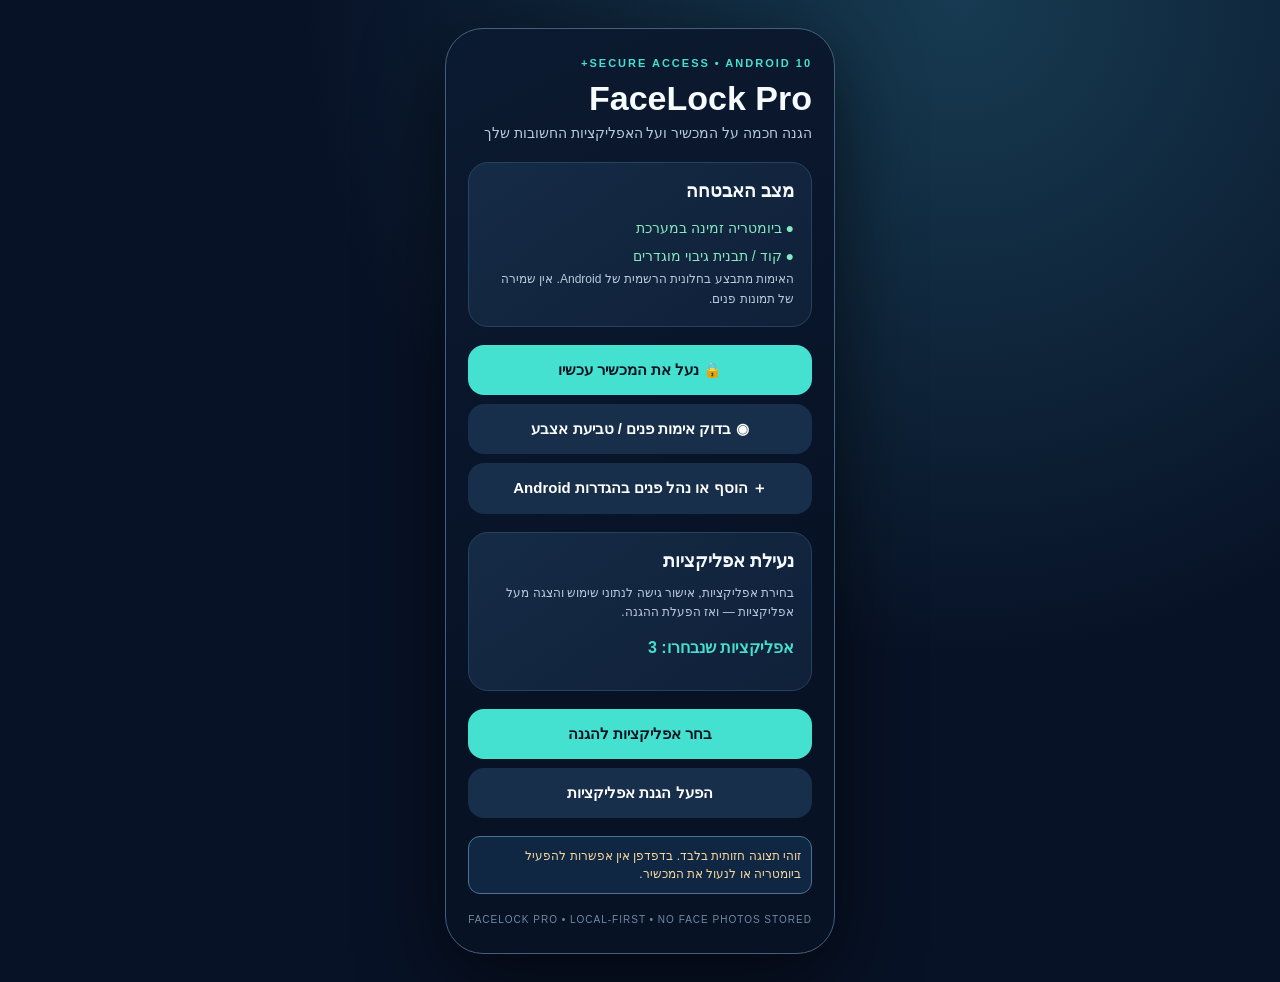
<file: facelock/preview.html>
<!doctype html><html lang="he" dir="rtl"><head><meta charset="utf-8"><meta name="viewport" content="width=device-width,initial-scale=1"><title>FaceLock Pro — תצוגה</title><style>
:root{--bg:#081226;--line:#25435f;--mint:#45e1d0;--muted:#b8c9dd;--white:#f6fbff}*{box-sizing:border-box}body{margin:0;background:radial-gradient(circle at 75% 0,#173b52 0,#081226 48%);color:var(--white);font-family:Arial,sans-serif;min-height:100vh;display:grid;place-items:center;padding:28px}.phone{width:min(390px,100%);min-height:760px;border:1px solid #42607b;border-radius:38px;background:linear-gradient(155deg,#0c1a31,#071225 65%);box-shadow:0 24px 80px #0009;padding:28px 22px}.eyebrow{font-size:11px;letter-spacing:2px;color:var(--mint);font-weight:bold}.title{font-size:34px;font-weight:800;margin:10px 0 4px}.subtitle{color:var(--muted);font-size:14px;line-height:1.6}.card{background:linear-gradient(145deg,#152b46,#102039);border:1px solid var(--line);border-radius:20px;padding:17px;margin:18px 0}.card h3{margin:0 0 12px;font-size:18px}.status{color:#86e9c0;font-size:14px;line-height:2}.small{font-size:12px;color:var(--muted);line-height:1.6}.btn{display:block;width:100%;border:0;border-radius:16px;padding:16px;margin:9px 0;background:#182f4c;color:white;font-size:15px;font-weight:700;text-align:center}.primary{background:var(--mint);color:#07101f}.foot{color:#718aa5;font-size:10px;letter-spacing:1px;margin-top:20px;text-align:center}.demo{border:1px solid #4c738d;background:#102743;border-radius:12px;padding:10px;color:#f5d69d;font-size:12px;margin-top:18px;line-height:1.5}</style></head><body><main class="phone"><div class="eyebrow">SECURE ACCESS • ANDROID 10+</div><div class="title">FaceLock Pro</div><div class="subtitle">הגנה חכמה על המכשיר ועל האפליקציות החשובות שלך</div><section class="card"><h3>מצב האבטחה</h3><div class="status">● ביומטריה זמינה במערכת<br>● קוד / תבנית גיבוי מוגדרים</div><div class="small">האימות מתבצע בחלונית הרשמית של Android. אין שמירה של תמונות פנים.</div></section><div class="btn primary">🔒 נעל את המכשיר עכשיו</div><div class="btn">◉ בדוק אימות פנים / טביעת אצבע</div><div class="btn">＋ הוסף או נהל פנים בהגדרות Android</div><section class="card"><h3>נעילת אפליקציות</h3><div class="small">בחירת אפליקציות, אישור גישה לנתוני שימוש והצגה מעל אפליקציות — ואז הפעלת ההגנה.</div><p style="color:var(--mint);font-weight:bold">אפליקציות שנבחרו: 3</p></section><div class="btn primary">בחר אפליקציות להגנה</div><div class="btn">הפעל הגנת אפליקציות</div><div class="demo">זוהי תצוגה חזותית בלבד. בדפדפן אין אפשרות להפעיל ביומטריה או לנעול את המכשיר.</div><div class="foot">FACELOCK PRO • LOCAL-FIRST • NO FACE PHOTOS STORED</div></main></body></html>
</file>
